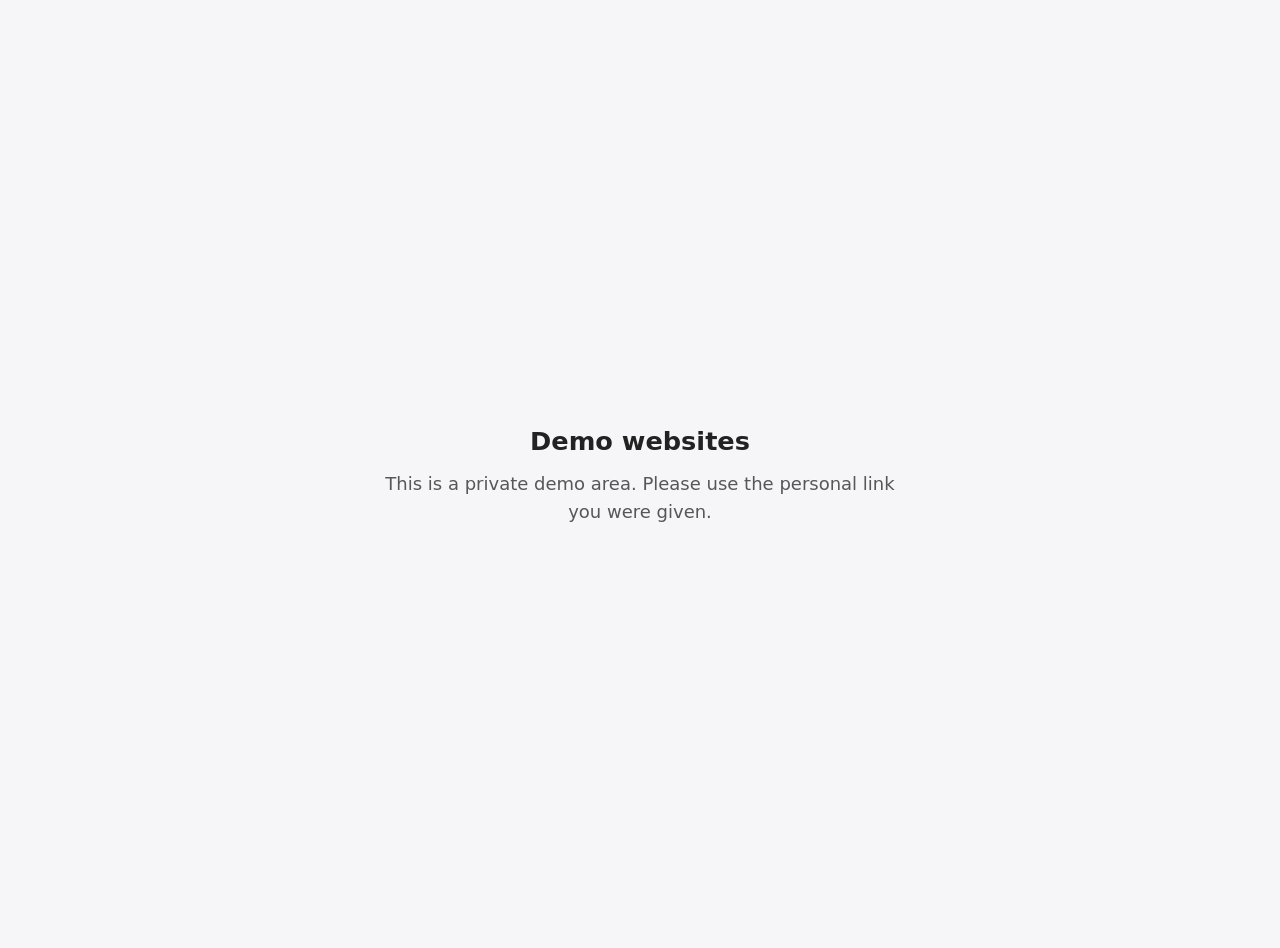
<file: index.html>
<!DOCTYPE html>
<html lang="en">
<head>
  <meta charset="utf-8">
  <meta name="viewport" content="width=device-width, initial-scale=1">
  <meta name="robots" content="noindex, nofollow">
  <title>Demo websites</title>
  <style>
    body { margin: 0; min-height: 100vh; display: grid; place-items: center; font: 18px/1.6 system-ui, sans-serif; background: #f6f6f8; color: #222; text-align: center; padding: 24px; }
    main { max-width: 32rem; }
    h1 { font-size: 1.6rem; margin: 0 0 .5rem; }
    p { margin: 0; opacity: .75; }
  </style>
</head>
<body>
  <main>
    <h1>Demo websites</h1>
    <p>This is a private demo area. Please use the personal link you were given.</p>
  </main>
</body>
</html>
</file>
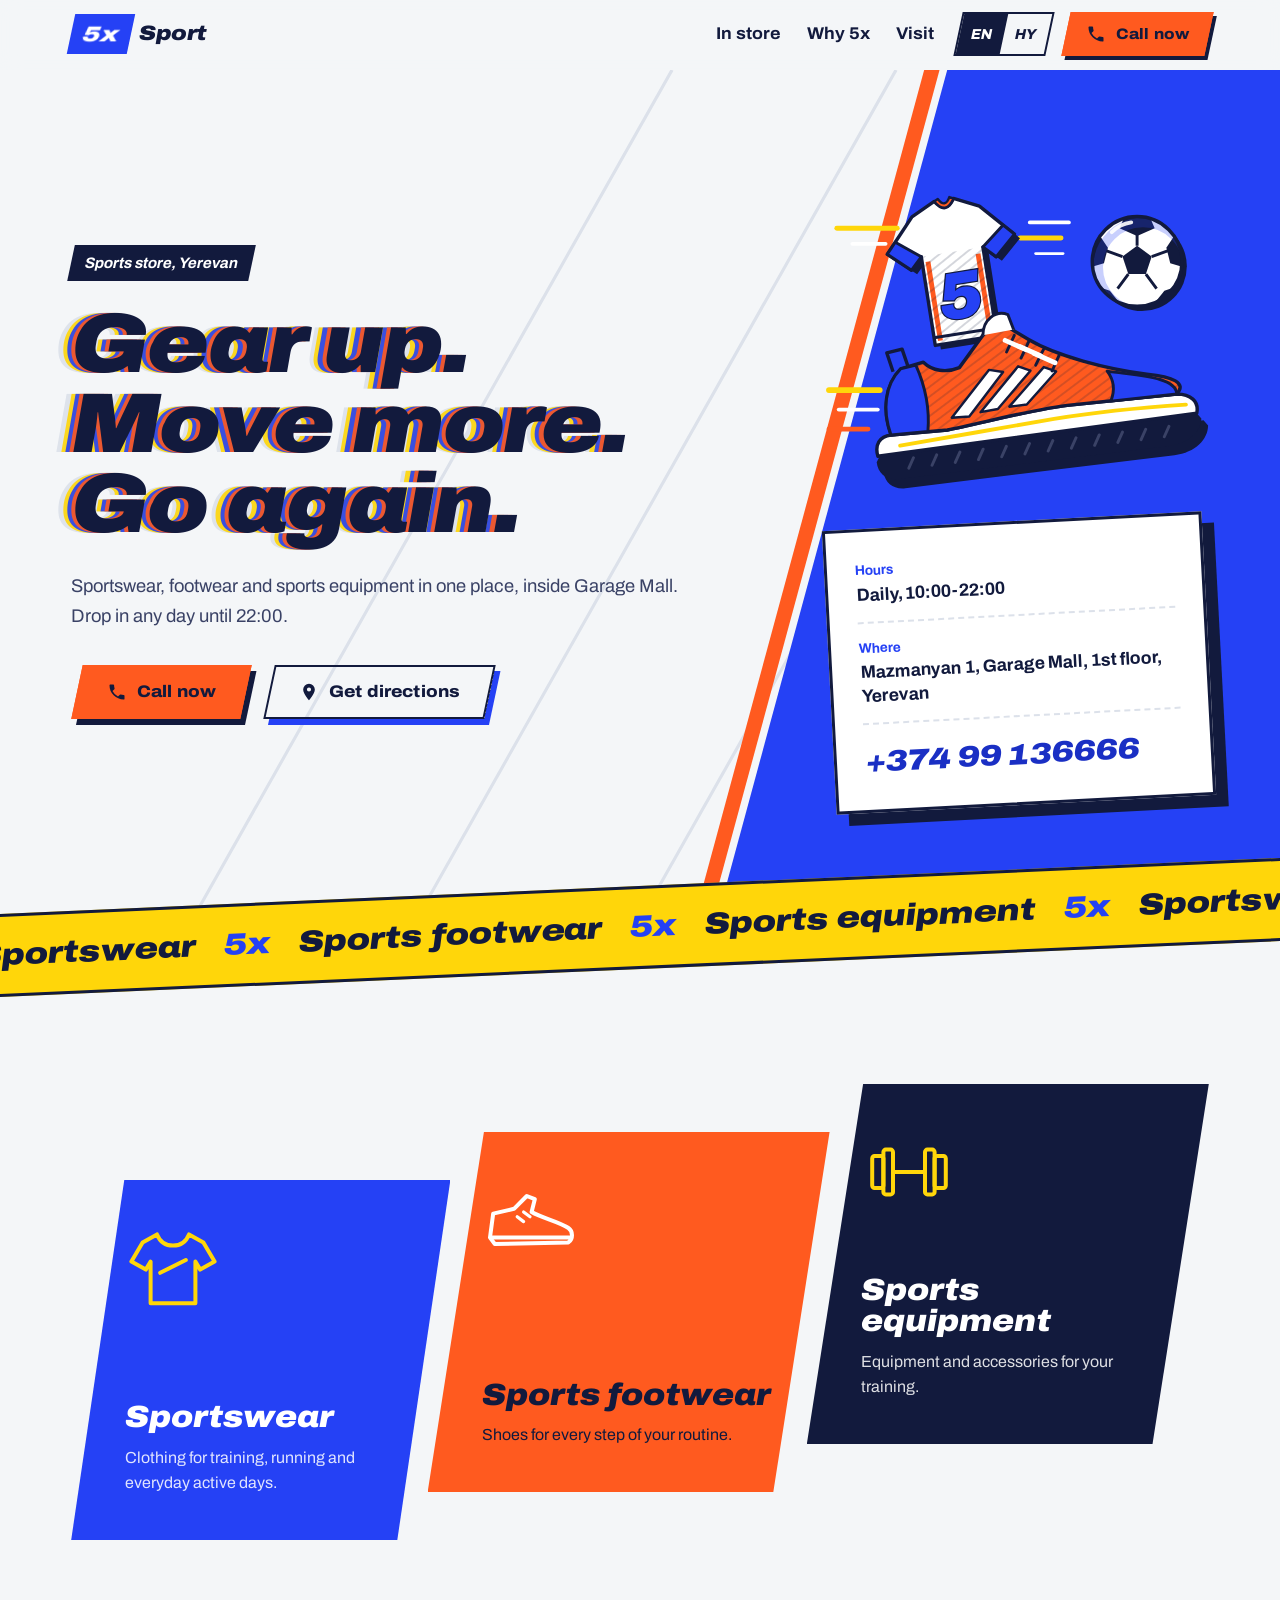
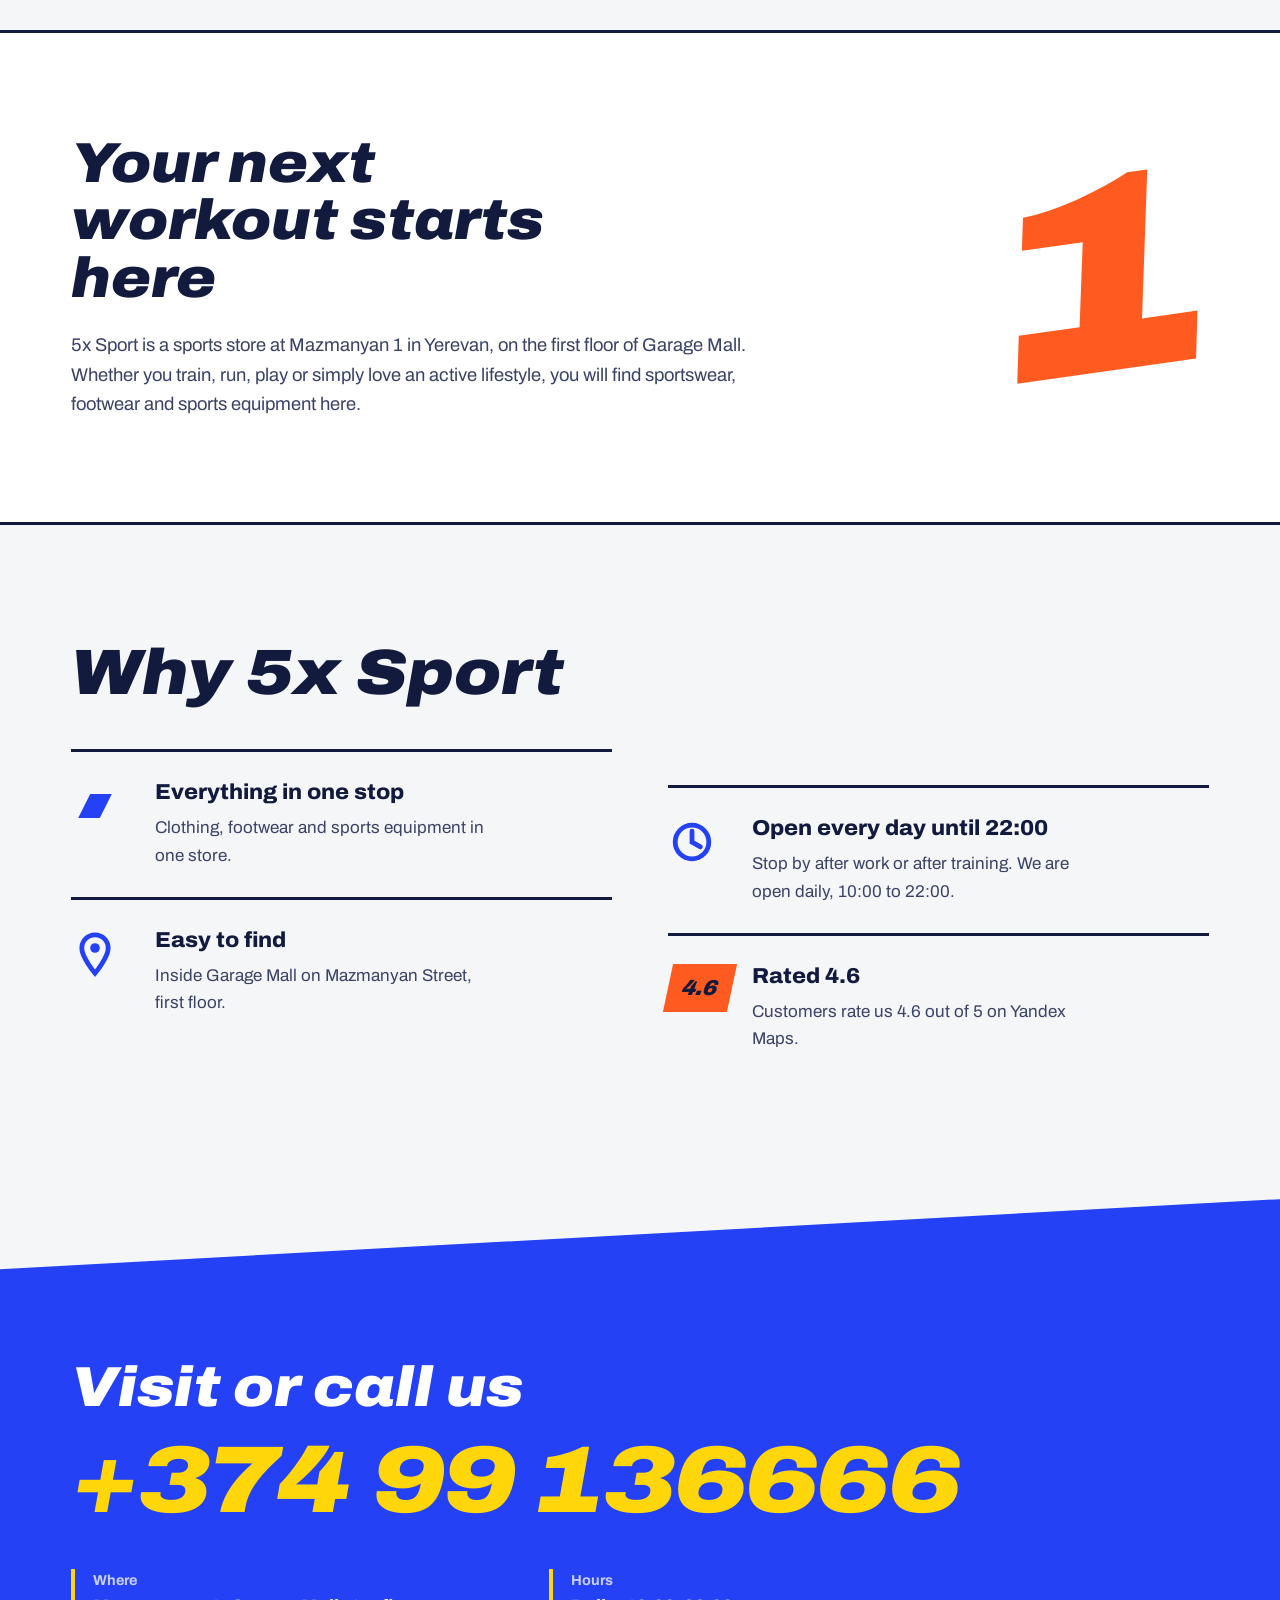
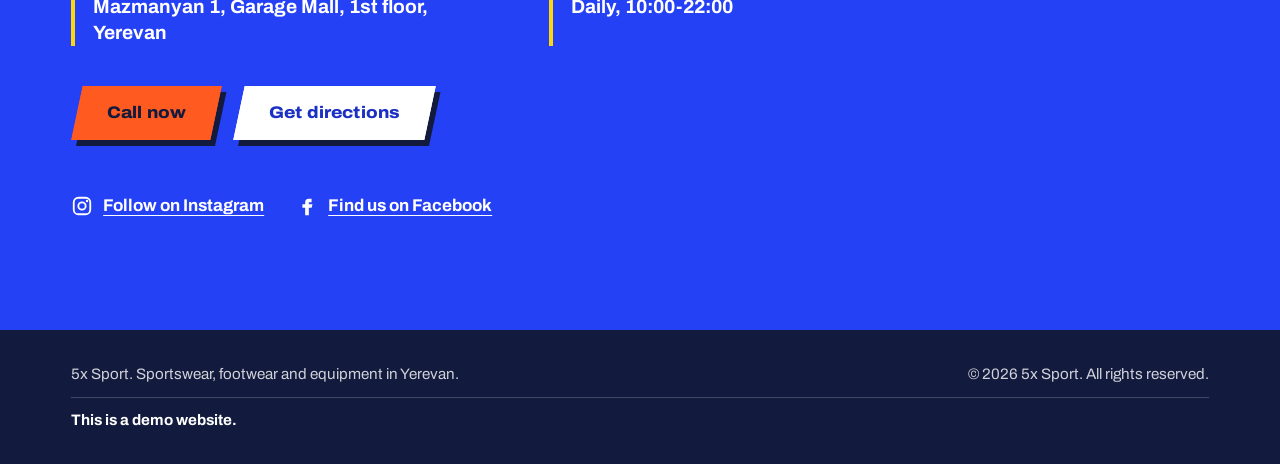
<file: 5x-sport/index.html>
<!doctype html>
<html lang="en">
<head>
<meta charset="utf-8">
<meta name="viewport" content="width=device-width, initial-scale=1">
<title>5x Sport Yerevan | Sportswear, Footwear and Sports Equipment</title>
<meta name="description" content="5x Sport is a sports store in Garage Mall, Mazmanyan 1, Yerevan. Sportswear, footwear and equipment. Open daily 10:00-22:00.">
<meta name="robots" content="noindex">
<meta name="theme-color" content="#2541F5">
<meta property="og:type" content="website">
<meta property="og:title" content="5x Sport Yerevan | Sportswear, Footwear and Sports Equipment">
<meta property="og:description" content="5x Sport is a sports store in Garage Mall, Mazmanyan 1, Yerevan. Sportswear, footwear and equipment. Open daily 10:00-22:00.">
<meta property="og:locale" content="en_US">
<meta property="og:locale:alternate" content="hy_AM">
<link rel="icon" href="data:image/svg+xml,%3Csvg xmlns='http://www.w3.org/2000/svg' viewBox='0 0 64 64'%3E%3Cpath d='M12 4h52L52 60H0z' fill='%232541F5'/%3E%3Ctext x='31' y='44' font-family='Arial' font-weight='900' font-style='italic' font-size='30' fill='%23fff' text-anchor='middle'%3E5x%3C/text%3E%3C/svg%3E">
<link rel="preconnect" href="https://fonts.googleapis.com">
<link rel="preconnect" href="https://fonts.gstatic.com" crossorigin>
<link href="https://fonts.googleapis.com/css2?family=Archivo:ital,wdth,wght@0,62..125,400..900;1,62..125,400..900&family=Noto+Sans+Armenian:wdth,wght@62.5..100,400..900&display=swap" rel="stylesheet">
<link rel="stylesheet" href="css/style.css">
<script type="application/ld+json">
{
  "@context": "https://schema.org",
  "@type": "SportingGoodsStore",
  "name": "5x Sport",
  "telephone": "+37499136666",
  "address": {
    "@type": "PostalAddress",
    "streetAddress": "Mazmanyan 1, Garage Mall, 1st floor",
    "addressLocality": "Yerevan",
    "addressCountry": "AM"
  },
  "openingHoursSpecification": [{
    "@type": "OpeningHoursSpecification",
    "dayOfWeek": ["Monday","Tuesday","Wednesday","Thursday","Friday","Saturday","Sunday"],
    "opens": "10:00",
    "closes": "22:00"
  }],
  "sameAs": ["https://www.instagram.com/5xsport/", "https://www.facebook.com/5Xsport.am"]
}
</script>
</head>
<body>
<a class="skip" href="#main" data-i18n="ui.skip">Skip to content</a>

<header class="top" id="top">
  <div class="top__in">
    <a class="logo" href="#top" aria-label="5x Sport">
      <span class="logo__mark">5x</span><span class="logo__word">Sport</span>
    </a>
    <nav class="nav" id="nav" aria-label="Main">
      <a href="#store" data-i18n="nav.store">In store</a>
      <a href="#why" data-i18n="nav.why">Why 5x</a>
      <a href="#visit" data-i18n="nav.visit">Visit</a>
    </nav>
    <div class="top__act">
      <div class="lang" role="group" aria-label="Language">
        <button type="button" data-lang="en" lang="en" aria-pressed="true" aria-label="English">EN</button>
        <button type="button" data-lang="hy" lang="hy" aria-pressed="false" aria-label="Հայերեն">HY</button>
      </div>
      <a class="btn btn--call btn--sm" href="tel:+37499136666" aria-label="+374 99 136666">
        <svg aria-hidden="true" viewBox="0 0 24 24"><path d="M6.6 10.8a15.1 15.1 0 0 0 6.6 6.6l2.2-2.2a1 1 0 0 1 1-.25 11.4 11.4 0 0 0 3.6.57 1 1 0 0 1 1 1V20a1 1 0 0 1-1 1A17 17 0 0 1 3 4a1 1 0 0 1 1-1h3.5a1 1 0 0 1 1 1c0 1.25.2 2.45.57 3.57a1 1 0 0 1-.25 1z"/></svg>
        <span data-i18n="ctas.call">Call now</span>
      </a>
      <button type="button" class="burger" aria-controls="nav" aria-expanded="false" aria-label="Menu" data-i18n-aria="ui.menu"><span></span><span></span><span></span></button>
    </div>
  </div>
</header>

<main id="main">
  <!-- HERO -->
  <section class="hero" aria-labelledby="hero-title">
    <div class="hero__field" aria-hidden="true">
      <svg class="hero__lanes" viewBox="0 0 800 600" preserveAspectRatio="none">
        <g stroke="currentColor" stroke-width="2" fill="none">
          <path d="M120 600 L420 0"/><path d="M260 600 L560 0"/><path d="M400 600 L700 0"/><path d="M540 600 L840 0"/>
        </g>
      </svg>
    </div>
    <div class="hero__in">
      <p class="tag" data-i18n="hero.eyebrow">Sports store, Yerevan</p>
      <h1 class="hero__title" id="hero-title">
        <span class="echo" aria-hidden="true" data-i18n="hero.title">Gear up.
Move more.
Go again.</span>
        <span class="echo" aria-hidden="true" data-i18n="hero.title">Gear up.
Move more.
Go again.</span>
        <span class="echo" aria-hidden="true" data-i18n="hero.title">Gear up.
Move more.
Go again.</span>
        <span class="echo" aria-hidden="true" data-i18n="hero.title">Gear up.
Move more.
Go again.</span>
        <span class="hero__main" data-i18n="hero.title">Gear up.
Move more.
Go again.</span>
      </h1>
      <p class="hero__sub" data-i18n="hero.subtitle">Sportswear, footwear and sports equipment in one place, inside Garage Mall. Drop in any day until 22:00.</p>
      <div class="hero__cta">
        <a class="btn btn--call" href="tel:+37499136666">
          <svg aria-hidden="true" viewBox="0 0 24 24"><path d="M6.6 10.8a15.1 15.1 0 0 0 6.6 6.6l2.2-2.2a1 1 0 0 1 1-.25 11.4 11.4 0 0 0 3.6.57 1 1 0 0 1 1 1V20a1 1 0 0 1-1 1A17 17 0 0 1 3 4a1 1 0 0 1 1-1h3.5a1 1 0 0 1 1 1c0 1.25.2 2.45.57 3.57a1 1 0 0 1-.25 1z"/></svg>
          <span data-i18n="ctas.call">Call now</span>
        </a>
        <a class="btn btn--line" href="https://yandex.com/maps/?text=Mazmanyan%201%2C%20Garage%20Mall%2C%20Yerevan" target="_blank" rel="noopener">
          <svg aria-hidden="true" viewBox="0 0 24 24"><path d="M12 2a7 7 0 0 0-7 7c0 5.25 7 13 7 13s7-7.75 7-13a7 7 0 0 0-7-7zm0 9.5A2.5 2.5 0 1 1 12 6.5a2.5 2.5 0 0 1 0 5z"/></svg>
          <span data-i18n="ctas.directions">Get directions</span>
        </a>
      </div>
    </div>

    <div class="hero__side">
    <figure class="hero__art" id="kitArt">
      <svg viewBox="0 0 400 340" role="group" aria-label="Sportswear, footwear and equipment" data-i18n-aria="ui.kit">
        <defs>
          <clipPath id="ballClip"><circle cx="0" cy="0" r="46"/></clipPath>
          <pattern id="mesh" width="8" height="8" patternUnits="userSpaceOnUse" patternTransform="rotate(-30)">
            <path d="M0 4h8" stroke="#121A3D" stroke-opacity=".18" stroke-width="2"/>
          </pattern>
        </defs>

        <!-- speed lines -->
        <g class="layer" style="--d:4">
          <g class="art__lines" stroke-linecap="round" fill="none">
            <path d="M8 70 L70 70" stroke="#FFD60A" stroke-width="5"/>
            <path d="M24 86 L58 86" stroke="#FFFFFF" stroke-width="4"/>
            <path d="M206 64 L246 64" stroke="#FFFFFF" stroke-width="4"/>
            <path d="M196 80 L238 80" stroke="#FFD60A" stroke-width="5"/>
            <path d="M212 96 L240 96" stroke="#FFFFFF" stroke-width="3"/>
            <path d="M0 236 L52 236" stroke="#FFD60A" stroke-width="6"/>
            <path d="M10 256 L50 256" stroke="#FFFFFF" stroke-width="4"/>
            <path d="M0 276 L40 276" stroke="#FF5A1F" stroke-width="5"/>
          </g>
        </g>

        <!-- jersey -->
        <g class="layer" style="--d:7">
          <g class="kit kit--wear" tabindex="0" role="img" aria-label="Sportswear" data-i18n-aria="cat0" transform="rotate(-9 130 118)">
            <g class="kit__body">
              <path d="M95 52 L120 40 Q130 56 140 40 L165 52 L196 86 L174 106 L162 94 L162 186 L98 186 L98 94 L86 106 L64 86 Z" transform="translate(5 5)" fill="#121A3D"/>
              <path d="M95 52 L120 40 Q130 56 140 40 L165 52 L196 86 L174 106 L162 94 L162 186 L98 186 L98 94 L86 106 L64 86 Z" fill="#FFFFFF" stroke="#121A3D" stroke-width="3.5" stroke-linejoin="round"/>
              <path d="M98 94 L86 106 L64 86 L74 75 Z M162 94 L174 106 L196 86 L186 75 Z" fill="#2541F5" stroke="#121A3D" stroke-width="3" stroke-linejoin="round"/>
              <path d="M120 40 Q130 56 140 40 L136 38 Q130 49 124 38 Z" fill="#FF5A1F" stroke="#121A3D" stroke-width="2.5" stroke-linejoin="round"/>
              <path d="M104 100 L104 182 M156 100 L156 182" stroke="#FF5A1F" stroke-width="5"/>
              <rect x="98" y="94" width="64" height="92" fill="url(#mesh)"/>
              <text x="131" y="162" text-anchor="middle" font-family="Archivo, Arial Black, sans-serif" font-weight="900" font-style="italic" font-size="68" fill="#2541F5" stroke="#121A3D" stroke-width="2.5" paint-order="stroke">5</text>
              <path d="M98 178 L162 178" stroke="#121A3D" stroke-width="3"/>
            </g>
          </g>
        </g>

        <!-- ball -->
        <g class="layer" style="--d:12">
          <g class="kit kit--ball" tabindex="0" role="img" aria-label="Sports equipment" data-i18n-aria="cat2" transform="translate(316 104)">
            <g class="kit__body">
              <circle cx="5" cy="5" r="46" fill="#121A3D"/>
              <g clip-path="url(#ballClip)">
                <circle r="46" fill="#FFFFFF"/>
                <path d="M0 -16 L15 -5 L9 13 L-9 13 L-15 -5 Z" fill="#121A3D"/>
                <path d="M0 -16 L0 -34 M15 -5 L32 -11 M9 13 L20 28 M-9 13 L-20 28 M-15 -5 L-32 -11" stroke="#121A3D" stroke-width="3"/>
                <path d="M-12 -48 L12 -48 L18 -34 L0 -26 L-18 -34 Z" fill="#121A3D"/>
                <path d="M38 -26 L52 -14 L48 6 L34 2 L30 -14 Z" fill="#121A3D"/>
                <path d="M28 30 L40 26 L48 44 L30 54 L20 40 Z" fill="#121A3D"/>
                <path d="M-28 30 L-40 26 L-48 44 L-30 54 L-20 40 Z" fill="#121A3D"/>
                <path d="M-38 -26 L-52 -14 L-48 6 L-34 2 L-30 -14 Z" fill="#121A3D"/>
                <circle r="46" fill="none" stroke="#2541F5" stroke-opacity=".25" stroke-width="10" transform="translate(6 6)"/>
              </g>
              <circle r="46" fill="none" stroke="#121A3D" stroke-width="3.5"/>
              <path d="M-26 -30 A36 36 0 0 1 -6 -40" stroke="#FFFFFF" stroke-width="4" stroke-linecap="round" fill="none" opacity=".9"/>
            </g>
          </g>
        </g>

        <!-- sneaker -->
        <g class="layer" style="--d:16">
          <g class="kit kit--shoe" tabindex="0" role="img" aria-label="Sports footwear" data-i18n-aria="cat1" transform="rotate(-7 210 260)">
            <g class="kit__body">
              <!-- shadow -->
              <path d="M44 296 C44 306 52 314 64 314 L342 314 C364 314 378 302 380 288 L376 282 L48 286 Z" transform="translate(6 6)" fill="#121A3D"/>
              <!-- outsole -->
              <path d="M44 290 C44 302 52 310 64 310 L342 310 C364 310 378 300 380 286 L376 280 L48 284 Z" fill="#121A3D"/>
              <path d="M76 300 l6 -10 M100 300 l6 -10 M124 300 l6 -10 M148 300 l6 -10 M172 300 l6 -10 M196 300 l6 -10 M220 300 l6 -10 M244 300 l6 -10 M268 300 l6 -10 M292 300 l6 -10 M316 300 l6 -10 M340 300 l6 -10" stroke="#3A4266" stroke-width="3" stroke-linecap="round"/>
              <!-- midsole -->
              <path d="M46 284 L376 280 C380 268 372 260 358 258 L250 256 C212 255 152 264 120 266 L62 264 C50 264 44 272 46 284 Z" fill="#FFFFFF" stroke="#121A3D" stroke-width="3.5" stroke-linejoin="round"/>
              <path d="M70 276 C120 274 180 270 230 268 C280 266 330 268 366 270" stroke="#FFD60A" stroke-width="4" fill="none" stroke-linecap="round"/>
              <!-- upper -->
              <path d="M62 264 C56 238 62 212 80 198 L104 194 C112 204 126 208 140 204 L168 174 C176 166 188 164 196 170 L214 184 C240 204 290 224 330 234 C356 240 370 248 358 258 L250 256 C212 255 152 264 120 266 Z" fill="#FF5A1F" stroke="#121A3D" stroke-width="3.5" stroke-linejoin="round"/>
              <path d="M62 264 C56 238 62 212 80 198 L104 194 C112 204 126 208 140 204 L168 174 C176 166 188 164 196 170 L214 184 C240 204 290 224 330 234 C356 240 370 248 358 258 L250 256 C212 255 152 264 120 266 Z" fill="url(#mesh)"/>
              <!-- toe cap -->
              <path d="M290 226 C318 234 360 240 358 258 L290 257 C296 246 296 236 290 226 Z" fill="#2541F5" stroke="#121A3D" stroke-width="3" stroke-linejoin="round"/>
              <!-- heel counter -->
              <path d="M62 264 C56 238 62 212 80 198 L96 196 C104 222 104 246 100 265 Z" fill="#2541F5" stroke="#121A3D" stroke-width="3" stroke-linejoin="round"/>
              <path d="M72 200 L68 180 L84 178 L88 197" fill="none" stroke="#121A3D" stroke-width="3.5" stroke-linejoin="round"/>
              <!-- tongue -->
              <path d="M168 174 C170 158 184 150 196 156 L200 172" fill="#FFFFFF" stroke="#121A3D" stroke-width="3" stroke-linejoin="round"/>
              <!-- speed chevrons -->
              <g fill="#FFFFFF" stroke="#121A3D" stroke-width="2.5" stroke-linejoin="round">
                <path d="M126 254 L170 210 L184 214 L144 255 Z"/>
                <path d="M156 252 L200 210 L212 216 L174 251 Z"/>
                <path d="M186 250 L226 214 L238 220 L204 250 Z"/>
              </g>
              <!-- laces -->
              <g stroke="#121A3D" stroke-width="3" stroke-linecap="round">
                <path d="M200 178 L190 194"/><path d="M214 186 L204 202"/><path d="M228 196 L218 211"/><path d="M243 204 L234 219"/>
              </g>
              <g stroke="#FFFFFF" stroke-width="5" stroke-linecap="round">
                <path d="M190 182 L210 194"/><path d="M204 190 L224 202"/><path d="M218 199 L238 211"/>
              </g>
            </g>
          </g>
        </g>
      </svg>
    </figure>

    <aside class="hero__plate" aria-label="Store details" data-i18n-aria="ui.details">
      <div class="plate__row">
        <span class="plate__k" data-i18n="ui.hours">Hours</span>
        <span class="plate__v" data-i18n="contact.hours">Daily, 10:00-22:00</span>
      </div>
      <div class="plate__row">
        <span class="plate__k" data-i18n="ui.where">Where</span>
        <span class="plate__v" data-i18n="contact.address">Mazmanyan 1, Garage Mall, 1st floor, Yerevan</span>
      </div>
      <a class="plate__phone" href="tel:+37499136666">+374 99 136666</a>
    </aside>
    </div>
  </section>

  <div class="tape-wrap" aria-hidden="true"><div class="tape">
    <div class="tape__track">
      <span data-i18n="cat0">Sportswear</span><i>5x</i><span data-i18n="cat1">Sports footwear</span><i>5x</i><span data-i18n="cat2">Sports equipment</span><i>5x</i>
      <span data-i18n="cat0">Sportswear</span><i>5x</i><span data-i18n="cat1">Sports footwear</span><i>5x</i><span data-i18n="cat2">Sports equipment</span><i>5x</i>
    </div>
  </div></div>

  <!-- CATEGORIES -->
  <section class="store" id="store" aria-labelledby="store-title">
    <h2 class="sr" id="store-title" data-i18n="nav.store">In store</h2>
    <div class="stair">
      <article class="lane lane--wear">
        <svg class="lane__ico" viewBox="0 0 120 120" aria-hidden="true">
          <path d="M40 18 L22 28 L8 52 L26 62 L32 52 L32 104 L88 104 L88 52 L94 62 L112 52 L98 28 L80 18 C76 28 68 32 60 32 C52 32 44 28 40 18 Z" fill="none" stroke="currentColor" stroke-width="5" stroke-linejoin="round"/>
          <path d="M44 66 L76 50" stroke="currentColor" stroke-width="5" stroke-linecap="round"/>
        </svg>
        <h3 data-i18n="categories.0.name">Sportswear</h3>
        <p data-i18n="categories.0.desc">Clothing for training, running and everyday active days.</p>
      </article>
      <article class="lane lane--shoe">
        <svg class="lane__ico" viewBox="0 0 120 120" aria-hidden="true">
          <path d="M10 82 L14 52 L40 46 L56 30 L66 34 L62 50 C76 58 96 62 108 70 C114 74 114 84 108 88 L16 90 Z" fill="none" stroke="currentColor" stroke-width="5" stroke-linejoin="round"/>
          <path d="M10 82 L110 82" stroke="currentColor" stroke-width="5"/>
          <path d="M44 56 L52 62 M52 50 L60 56" stroke="currentColor" stroke-width="4" stroke-linecap="round"/>
        </svg>
        <h3 data-i18n="categories.1.name">Sports footwear</h3>
        <p data-i18n="categories.1.desc">Shoes for every step of your routine.</p>
      </article>
      <article class="lane lane--gear">
        <svg class="lane__ico" viewBox="0 0 120 120" aria-hidden="true">
          <g fill="none" stroke="currentColor" stroke-width="5" stroke-linejoin="round">
            <rect x="14" y="40" width="14" height="40" rx="3"/><rect x="28" y="32" width="12" height="56" rx="3"/>
            <rect x="92" y="40" width="14" height="40" rx="3"/><rect x="80" y="32" width="12" height="56" rx="3"/>
            <path d="M40 60 L80 60"/>
          </g>
        </svg>
        <h3 data-i18n="categories.2.name">Sports equipment</h3>
        <p data-i18n="categories.2.desc">Equipment and accessories to power your training.</p>
      </article>
    </div>
  </section>

  <!-- ABOUT -->
  <section class="about" aria-labelledby="about-title">
    <div class="about__in">
      <h2 id="about-title" data-i18n="about.title">Your next workout starts here</h2>
      <p data-i18n="about.text">5x Sport is a sports store at Mazmanyan 1 in Yerevan.</p>
    </div>
    <div class="about__big" aria-hidden="true">
      <span>Mazmanyan</span><span>1</span>
    </div>
  </section>

  <!-- WHY -->
  <section class="why" id="why" aria-labelledby="why-title">
    <div class="why__in">
      <h2 id="why-title" data-i18n="whyUs.title">Why 5x Sport</h2>
      <ul class="why__list">
        <li class="why__item">
          <svg viewBox="0 0 40 40" aria-hidden="true"><path d="M6 30 L16 10 L34 10 L24 30 Z" fill="currentColor"/></svg>
          <div><h3 data-i18n="whyUs.items.0.title">Everything in one stop</h3><p data-i18n="whyUs.items.0.text"></p></div>
        </li>
        <li class="why__item">
          <svg viewBox="0 0 40 40" aria-hidden="true"><circle cx="20" cy="20" r="14" fill="none" stroke="currentColor" stroke-width="4"/><path d="M20 11 L20 20 L27 24" fill="none" stroke="currentColor" stroke-width="4" stroke-linecap="round"/></svg>
          <div><h3 data-i18n="whyUs.items.1.title">Open every day until 22:00</h3><p data-i18n="whyUs.items.1.text"></p></div>
        </li>
        <li class="why__item">
          <svg viewBox="0 0 40 40" aria-hidden="true"><path d="M20 4a11 11 0 0 0-11 11c0 8 11 21 11 21s11-13 11-21A11 11 0 0 0 20 4z" fill="none" stroke="currentColor" stroke-width="4"/><circle cx="20" cy="15" r="4" fill="currentColor"/></svg>
          <div><h3 data-i18n="whyUs.items.2.title">Easy to find</h3><p data-i18n="whyUs.items.2.text"></p></div>
        </li>
        <li class="why__item why__item--rate">
          <span class="rate" aria-hidden="true">4.6</span>
          <div><h3 data-i18n="whyUs.items.3.title">Rated 4.6</h3><p data-i18n="whyUs.items.3.text"></p></div>
        </li>
      </ul>
    </div>
  </section>

  <!-- VISIT -->
  <section class="visit" id="visit" aria-labelledby="visit-title">
    <div class="visit__in">
      <h2 id="visit-title" data-i18n="contact.title">Visit or call us</h2>
      <a class="visit__phone" href="tel:+37499136666">+374 99 136666</a>
      <dl class="visit__facts">
        <div><dt data-i18n="ui.where">Where</dt><dd data-i18n="contact.address">Mazmanyan 1, Garage Mall, 1st floor, Yerevan</dd></div>
        <div><dt data-i18n="ui.hours">Hours</dt><dd data-i18n="contact.hours">Daily, 10:00-22:00</dd></div>
      </dl>
      <div class="visit__cta">
        <a class="btn btn--call btn--onblue" href="tel:+37499136666"><span data-i18n="ctas.call">Call now</span></a>
        <a class="btn btn--light" href="https://yandex.com/maps/?text=Mazmanyan%201%2C%20Garage%20Mall%2C%20Yerevan" target="_blank" rel="noopener"><span data-i18n="ctas.directions">Get directions</span></a>
      </div>
      <div class="visit__social">
        <a href="https://www.instagram.com/5xsport/" target="_blank" rel="noopener">
          <svg viewBox="0 0 24 24" aria-hidden="true"><rect x="3" y="3" width="18" height="18" rx="5" fill="none" stroke="currentColor" stroke-width="2"/><circle cx="12" cy="12" r="4" fill="none" stroke="currentColor" stroke-width="2"/><circle cx="17.5" cy="6.5" r="1.3" fill="currentColor"/></svg>
          <span data-i18n="ctas.instagram">Follow on Instagram</span>
        </a>
        <a href="https://www.facebook.com/5Xsport.am" target="_blank" rel="noopener">
          <svg viewBox="0 0 24 24" aria-hidden="true"><path d="M14 8h3V4h-3a4 4 0 0 0-4 4v2H7v4h3v8h4v-8h3l1-4h-4V8z" fill="currentColor"/></svg>
          <span data-i18n="ctas.facebook">Find us on Facebook</span>
        </a>
      </div>
    </div>
  </section>
</main>

<footer class="foot">
  <div class="foot__in">
    <p data-i18n="footer.tagline">5x Sport. Sportswear, footwear and equipment in Yerevan.</p>
    <p>&copy; <span id="yr">2026</span> 5x Sport. <span data-i18n="footer.rights">All rights reserved.</span></p>
    <p class="foot__demo" data-i18n="ui.demo">This is a demo website.</p>
  </div>
</footer>

<nav class="dock" aria-label="Quick contact">
  <a class="dock__call" href="tel:+37499136666"><span data-i18n="ctas.call">Call now</span></a>
  <a class="dock__map" href="https://yandex.com/maps/?text=Mazmanyan%201%2C%20Garage%20Mall%2C%20Yerevan" target="_blank" rel="noopener"><span data-i18n="ctas.directions">Get directions</span></a>
</nav>

<script src="js/main.js"></script>
</body>
</html>
</file>
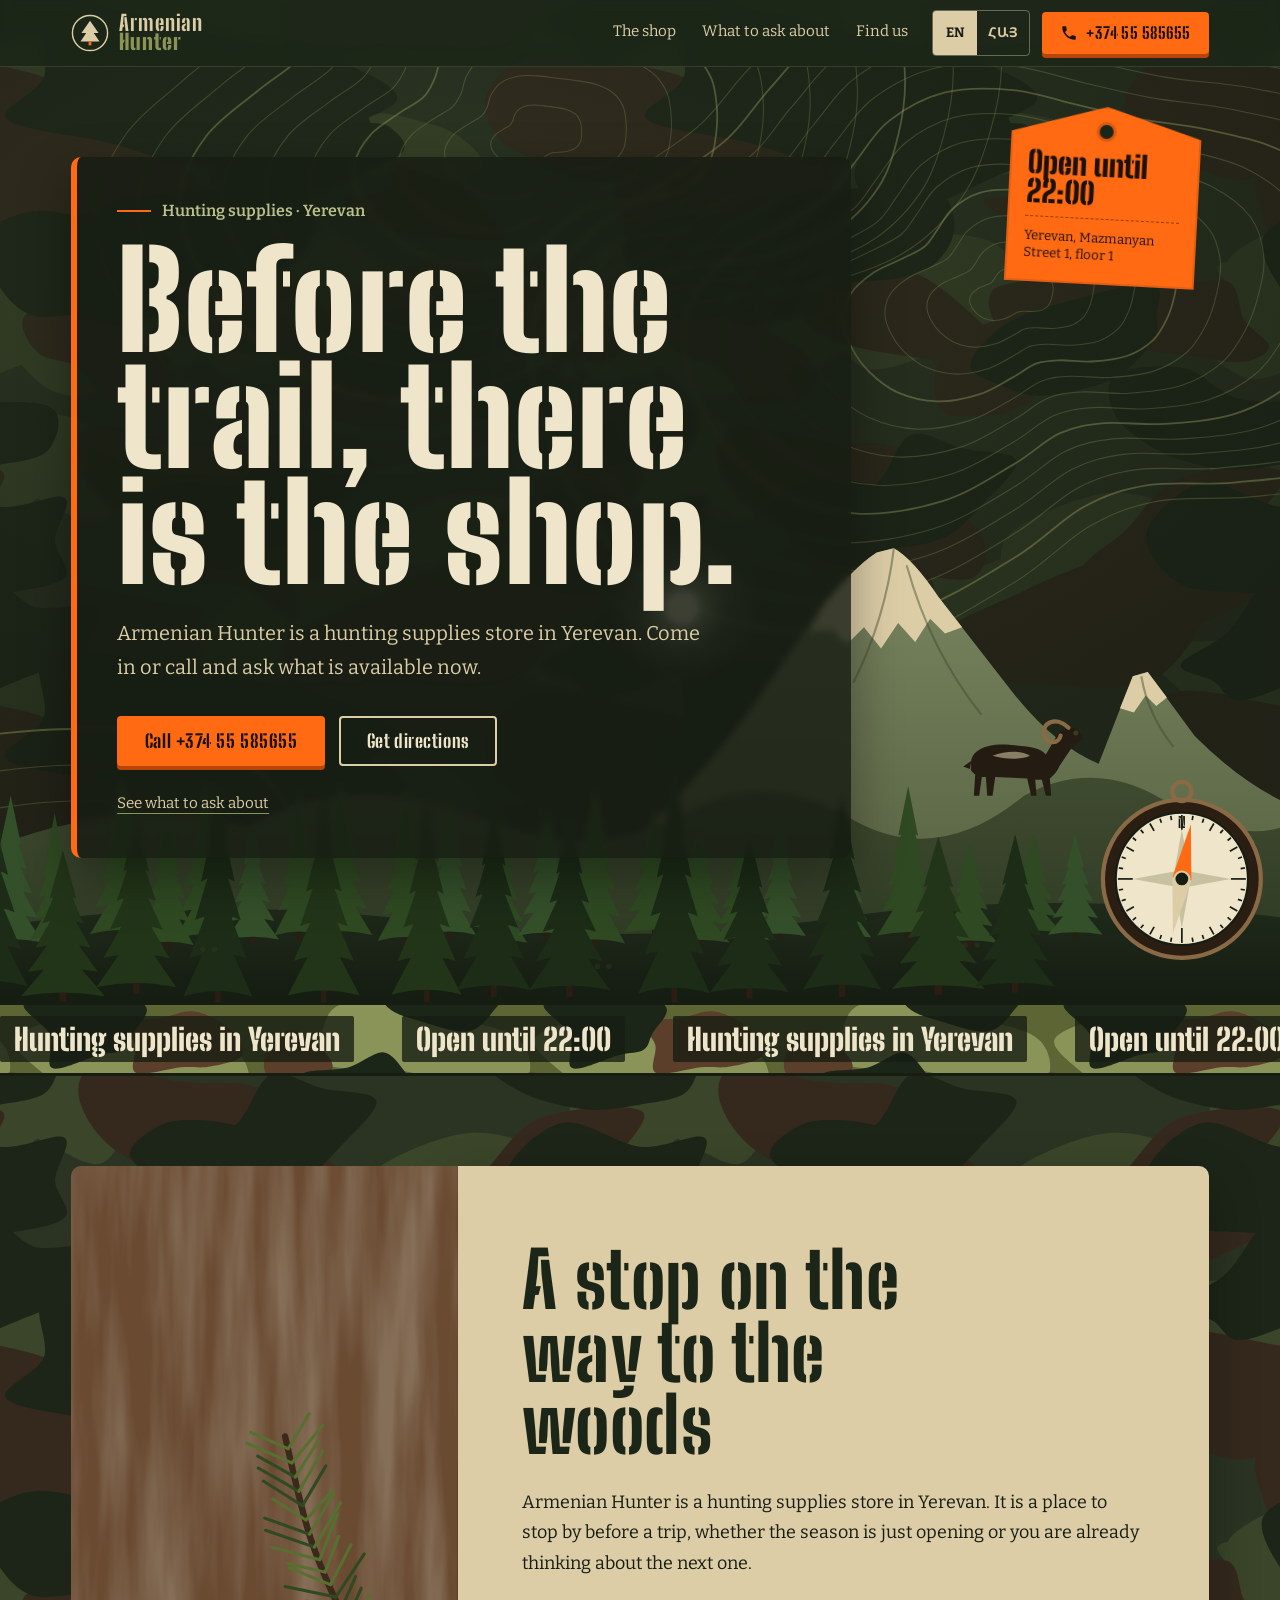
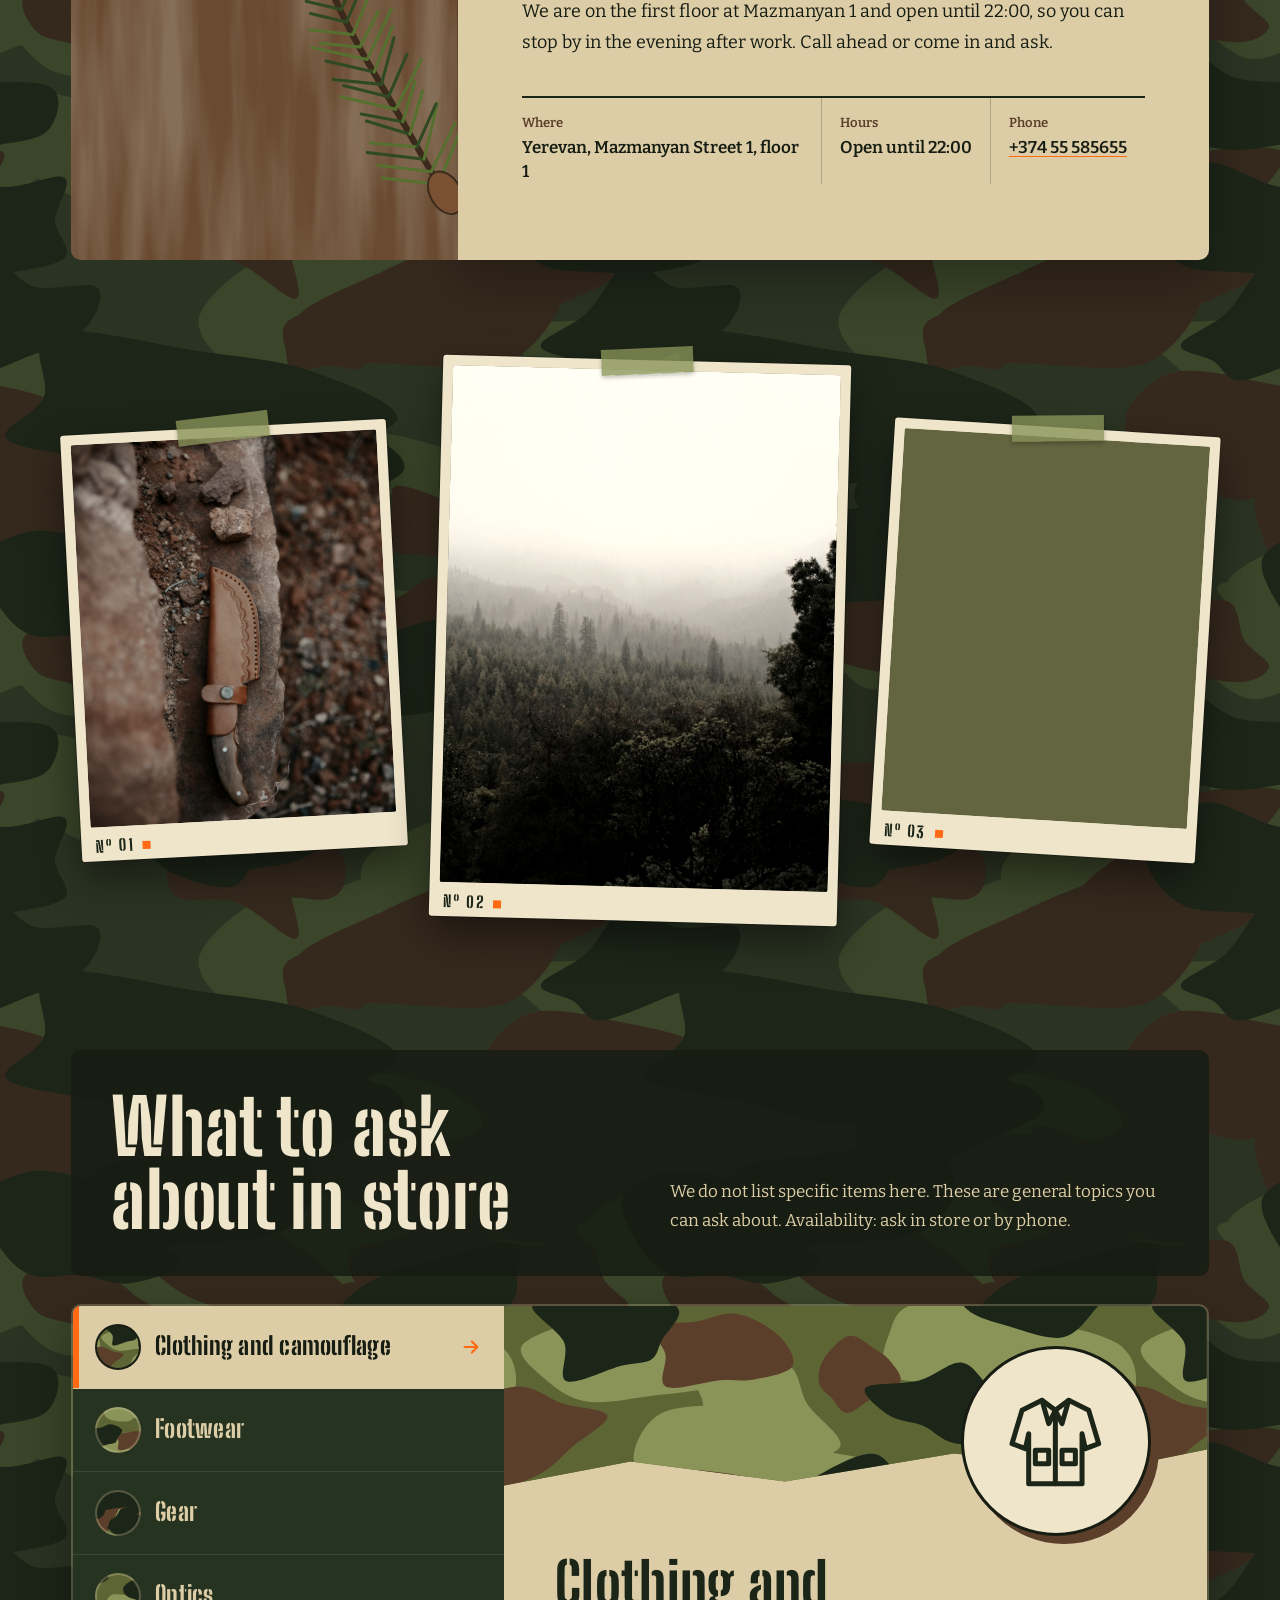
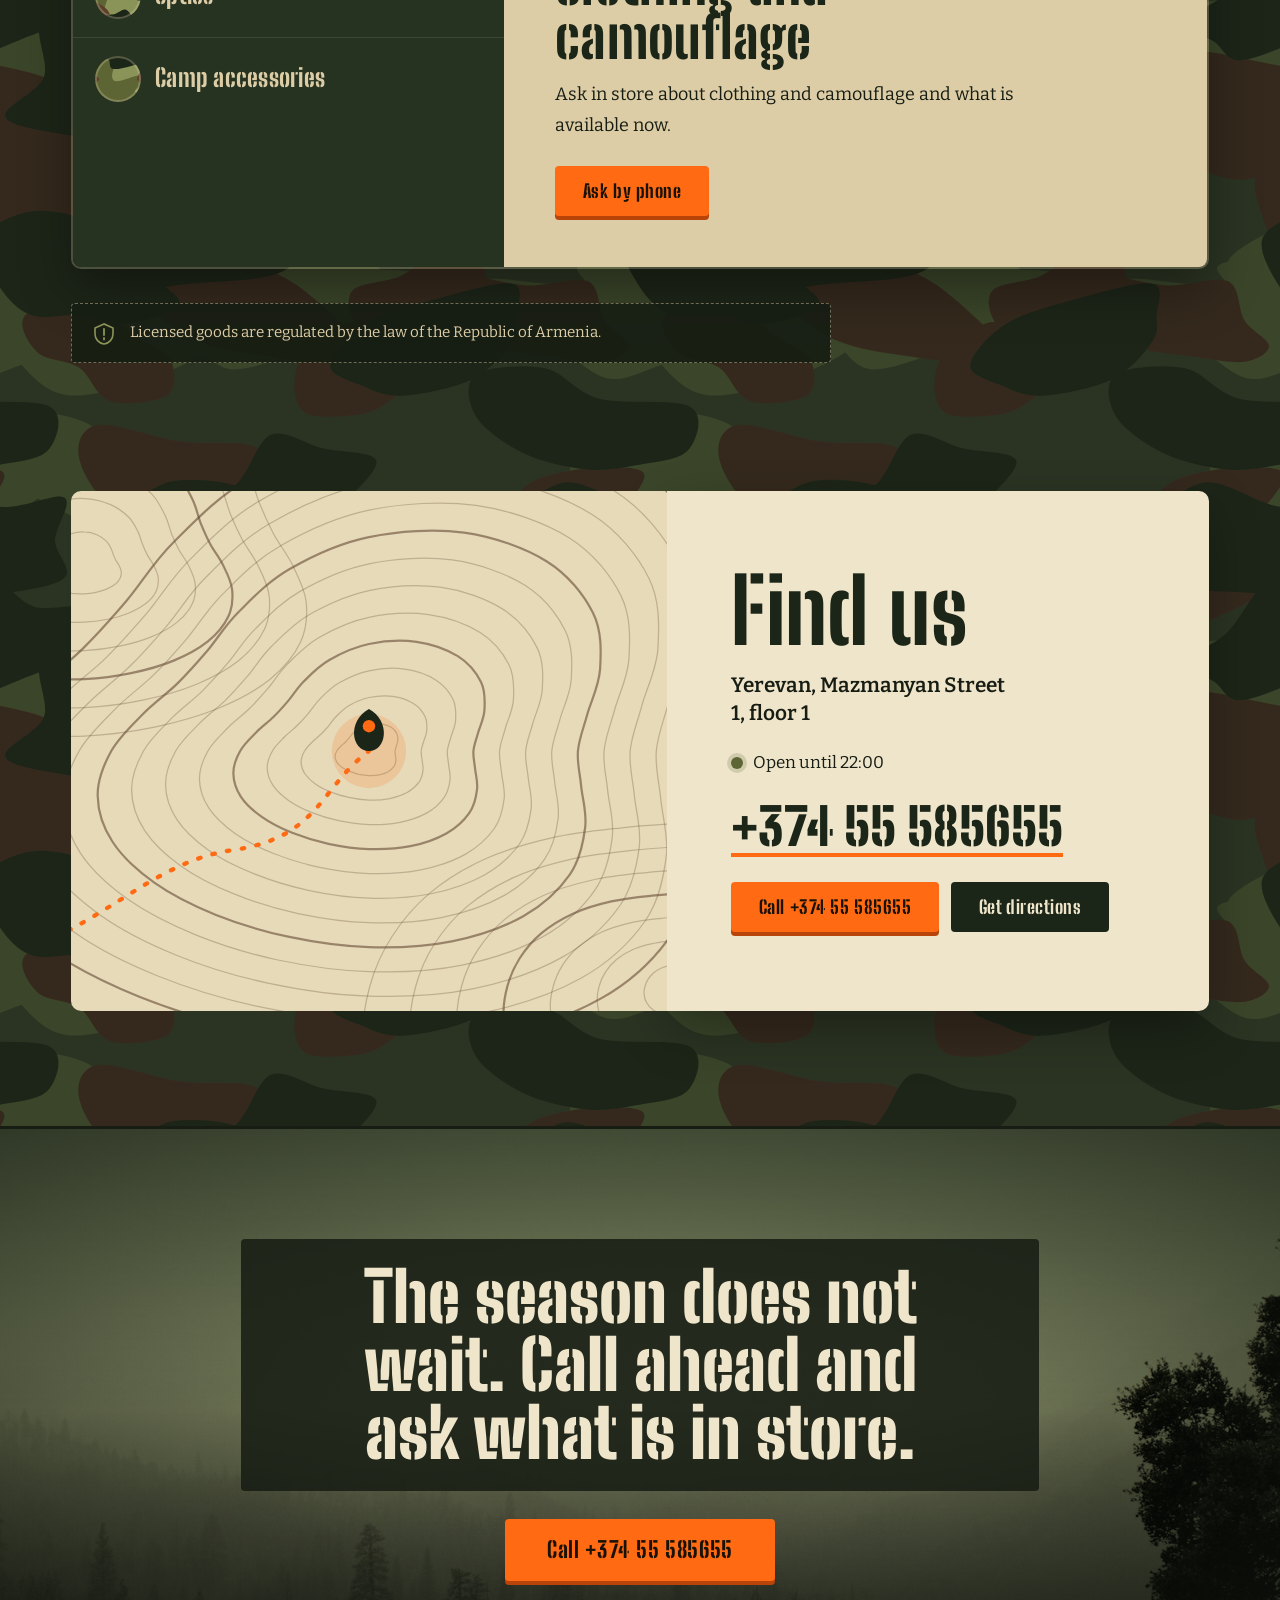
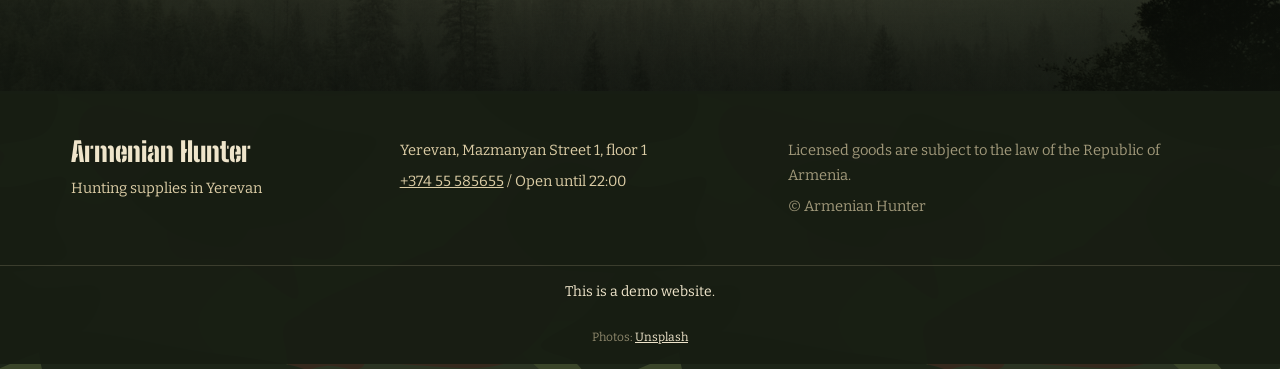
<file: armenian-hunter/index.html>
<!doctype html>
<html lang="en">
<head>
<meta charset="utf-8">
<meta name="viewport" content="width=device-width, initial-scale=1">
<title>Armenian Hunter | Hunting Supplies Store in Yerevan</title>
<meta name="description" content="Armenian Hunter is a hunting supplies store at Mazmanyan 1, Yerevan. Call +374 55 585655 and ask what the new season calls for. Open until 22:00.">
<meta name="robots" content="noindex">
<meta name="theme-color" content="#1c2618">
<meta property="og:type" content="website">
<meta property="og:title" content="Armenian Hunter | Hunting Supplies Store in Yerevan">
<meta property="og:description" content="Hunting supplies store at Mazmanyan 1, floor 1, Yerevan. Open until 22:00. Call +374 55 585655.">
<meta property="og:locale" content="en_US">
<meta property="og:locale:alternate" content="hy_AM">
<link rel="icon" href="data:image/svg+xml,%3Csvg xmlns='http://www.w3.org/2000/svg' viewBox='0 0 32 32'%3E%3Crect width='32' height='32' rx='6' fill='%231c2618'/%3E%3Cpath d='M16 4 7 17h5l-6 9h20l-6-9h5z' fill='%23d9c9a0'/%3E%3Crect x='14.5' y='26' width='3' height='3' fill='%23ff6a13'/%3E%3C/svg%3E">
<link rel="preconnect" href="https://fonts.googleapis.com">
<link rel="preconnect" href="https://fonts.gstatic.com" crossorigin>
<link href="https://fonts.googleapis.com/css2?family=Big+Shoulders+Stencil+Display:wght@600;800;900&family=Bitter:ital,wght@0,400;0,600;1,400&family=Noto+Sans+Armenian:wght@500;700;900&family=Noto+Serif+Armenian:wght@400;600&display=swap" rel="stylesheet">
<link rel="stylesheet" href="css/style.css">
<script type="application/ld+json">
{
  "@context": "https://schema.org",
  "@type": "Store",
  "name": "Armenian Hunter",
  "description": "Hunting supplies store in Yerevan",
  "telephone": "+37455585655",
  "address": {
    "@type": "PostalAddress",
    "streetAddress": "Mazmanyan Street 1, floor 1",
    "addressLocality": "Yerevan",
    "addressCountry": "AM"
  }
}
</script>
<script>try{var l=localStorage.getItem('ah-lang');if(l==='hy'||l==='en')document.documentElement.lang=l;}catch(e){}</script>
</head>
<body>
<a class="skip" href="#main" data-i18n="ui.skip">Skip to content</a>

<header class="bar" id="top">
  <div class="bar__in">
    <a class="brand" href="#top" aria-label="Armenian Hunter">
      <svg class="brand__mark" viewBox="0 0 40 40" aria-hidden="true">
        <circle cx="20" cy="20" r="18.5" fill="none" stroke="currentColor" stroke-width="1.5"/>
        <path d="M20 7 11 20h5l-6 9h20l-6-9h5z" fill="currentColor"/>
        <rect x="18.5" y="29" width="3" height="4" fill="var(--blaze)"/>
      </svg>
      <span class="brand__name">Armenian<b>Hunter</b></span>
    </a>
    <nav class="nav" id="site-nav" aria-label="Main" data-i18n-aria="ui.ariaMain">
      <a href="#about" data-i18n="nav.about">The shop</a>
      <a href="#guide" data-i18n="nav.guide">What to ask about</a>
      <a href="#find" data-i18n="nav.find">Find us</a>
    </nav>
    <div class="bar__tools">
      <button type="button" class="menu-btn" aria-expanded="false" aria-controls="site-nav" aria-label="Menu" data-i18n-aria="ui.ariaMenu"><span></span><span></span><span></span></button>
      <div class="lang" role="group" aria-label="Language" data-i18n-aria="ui.ariaLang">
        <button type="button" data-lang="en" aria-pressed="true" lang="en">EN</button>
        <button type="button" data-lang="hy" aria-pressed="false" lang="hy">ՀԱՅ</button>
      </div>
      <a class="btn btn--blaze btn--sm bar__call" href="tel:+37455585655">
        <svg viewBox="0 0 24 24" aria-hidden="true"><path d="M6.6 10.8a15.1 15.1 0 0 0 6.6 6.6l2.2-2.2a1 1 0 0 1 1-.25 11.4 11.4 0 0 0 3.6.57 1 1 0 0 1 1 1V20a1 1 0 0 1-1 1A17 17 0 0 1 3 4a1 1 0 0 1 1-1h3.5a1 1 0 0 1 1 1c0 1.25.2 2.45.57 3.57a1 1 0 0 1-.25 1z" fill="currentColor"/></svg>
        <span>+374 55 585655</span>
      </a>
    </div>
  </div>
</header>

<main id="main">
  <!-- HERO: topographic map draws itself, a trail leads to the shop pin -->
  <section class="hero" aria-labelledby="hero-title">
    <svg class="topo" id="topo" viewBox="0 0 1200 800" preserveAspectRatio="xMidYMid slice" aria-hidden="true">
      <g id="topo-lines"></g>
    </svg>

    <!-- Highland scene: Masis & Sis, ridges, mouflon, fir forest, compass. Hover / tap / keyboard lights parts up. -->
    <svg class="scene" id="scene" viewBox="0 0 1200 520" preserveAspectRatio="xMaxYMax slice" role="group" aria-label="Highland forest illustration" data-i18n-aria="ui.ariaScene">
      <defs>
        <linearGradient id="g-far" x1="0" y1="0" x2="0" y2="1"><stop offset="0" stop-color="#7a8560"/><stop offset="1" stop-color="#4f5a3b"/></linearGradient>
        <linearGradient id="g-mid" x1="0" y1="0" x2="0" y2="1"><stop offset="0" stop-color="#3f4b2f"/><stop offset="1" stop-color="#2b3522"/></linearGradient>
        <linearGradient id="g-near" x1="0" y1="0" x2="0" y2="1"><stop offset="0" stop-color="#1f2a1a"/><stop offset="1" stop-color="#151c12"/></linearGradient>
        <radialGradient id="g-moon" cx=".5" cy=".5" r=".5"><stop offset="0" stop-color="#efe5cb" stop-opacity=".9"/><stop offset=".55" stop-color="#efe5cb" stop-opacity=".18"/><stop offset="1" stop-color="#efe5cb" stop-opacity="0"/></radialGradient>
      </defs>

      <g class="layer" data-depth="5">
        <circle cx="640" cy="150" r="70" fill="url(#g-moon)"/>
        <circle cx="640" cy="150" r="16" fill="#efe5cb" opacity=".85"/>
        <!-- Masis and Sis -->
        <path class="peak" d="M430 520 L560 400 Q640 330 700 250 L770 150 Q800 112 822 98 L838 94 Q856 104 880 140 L950 230 Q990 280 1030 296 L1062 214 L1076 210 L1120 270 Q1160 310 1200 330 L1200 520 Z" fill="url(#g-far)"/>
        <path class="snow" d="M760 172 L770 150 Q800 112 822 98 L838 94 Q856 104 880 140 L902 168 L886 174 L872 160 L858 182 L842 164 L826 188 L810 168 L794 184 L780 170 Z"/>
        <path class="snow" d="M1050 244 L1062 214 L1076 210 L1094 234 L1084 242 L1074 232 L1063 248 Z"/>
        <path d="M838 94 Q830 160 800 220 M850 110 Q872 190 920 250 M1070 214 Q1076 250 1100 280" fill="none" stroke="#3e4830" stroke-width="2" opacity=".45"/>
      </g>

      <g class="layer" data-depth="12">
        <path d="M0 520 L0 372 Q120 326 232 356 Q330 300 452 348 Q560 392 642 342 Q722 300 802 350 Q880 392 960 326 Q1030 288 1100 336 Q1160 368 1200 356 L1200 520 Z" fill="url(#g-mid)"/>
        <!-- mouflon on the ridge -->
        <g class="hz hz--mouflon" id="hz-mouflon" tabindex="0" role="button" aria-pressed="false" aria-label="Mouflon on the ridge" data-i18n-aria="ui.ariaMouflon">
          <rect x="912" y="250" width="110" height="84" fill="transparent"/>
          <g transform="translate(948 326) scale(1.25)">
            <path class="mouflon" d="M-30 -22 C-32 -34 -18 -40 0 -38 C14 -37 22 -36 26 -31 L33 -43 C35 -49 43 -53 49 -50 L54 -44 C52 -40 47 -38 44 -34 L36 -22 C34 -17 31 -15 29 -13 L30 0 L26 0 L23 -12 L18 -12 L19 0 L15 0 L12 -13 L-12 -14 L-14 0 L-18 0 L-19 -14 L-22 -14 L-24 0 L-28 0 L-27 -16 C-30 -18 -31 -20 -30 -22 Z M-30 -26 L-36 -22 L-31 -20 Z"/>
            <path class="horn" d="M43 -51 C34 -60 22 -55 25 -45 C27 -38 36 -39 37 -45"/>
            <path class="saddle" d="M-14 -30 C-4 -34 8 -34 14 -30 C8 -27 -4 -27 -14 -30 Z"/>
            <circle class="eye" cx="48.5" cy="-47" r="1.9"/>
          </g>
        </g>
      </g>

      <g class="layer" data-depth="24">
        <path d="M0 520 L0 448 Q200 418 400 444 Q600 470 800 438 Q1000 414 1200 440 L1200 520 Z" fill="url(#g-near)"/>
        <g class="hz hz--forest" id="hz-forest" tabindex="0" role="button" aria-pressed="false" aria-label="Fir forest" data-i18n-aria="ui.ariaForest">
          <g id="firs"></g>
          <g id="eyes"></g>
        </g>
        <!-- compass -->
        <g class="hz hz--compass" id="hz-compass" tabindex="0" role="button" aria-pressed="false" aria-label="Compass" data-i18n-aria="ui.ariaCompass" transform="translate(1108 404)">
          <circle r="74" class="compass__case"/>
          <circle r="62" class="compass__face"/>
          <g class="compass__ticks" id="compass-ticks"></g>
          <path class="compass__rose" d="M0 -46 L7 -7 L46 0 L7 7 L0 46 L-7 7 L-46 0 L-7 -7 Z"/>
          <text class="compass__n" y="-48" text-anchor="middle">N</text>
          <g id="needle" class="compass__needle">
            <path d="M0 -52 L9 0 L-9 0 Z" fill="#ff6a13"/>
            <path d="M0 52 L9 0 L-9 0 Z" fill="#dccda6"/>
          </g>
          <circle r="7" fill="#171d13" stroke="#dccda6" stroke-width="2"/>
          <circle cy="-82" r="9" class="compass__bow"/>
        </g>
      </g>
    </svg>

    <div class="hero__in">
      <div class="hero__plate">
        <p class="hero__kicker" data-i18n="hero.eyebrow">Hunting supplies · Yerevan</p>
        <h1 class="hero__title" id="hero-title" data-i18n="hero.title">Before the trail, there is the shop.</h1>
        <p class="hero__sub" data-i18n="hero.subtitle">Armenian Hunter is a hunting supplies store in Yerevan. Come in or call and ask what is available now.</p>
        <div class="hero__ctas">
          <a class="btn btn--blaze" href="tel:+37455585655" data-i18n="ctas.call">Call +374 55 585655</a>
          <a class="btn btn--line" data-maps href="https://yandex.com/maps/?text=Yerevan%2C%20Mazmanyan%201" target="_blank" rel="noopener" data-i18n="ctas.directions">Get directions</a>
        </div>
        <a class="hero__more" href="#guide" data-i18n="ctas.categories">See what to ask about</a>
      </div>
    </div>
    <div class="tag">
      <span class="tag__hole" aria-hidden="true"></span>
      <span class="tag__text" data-i18n="hero.badge">Open until 22:00</span>
      <span class="tag__addr" data-i18n="contact.address">Yerevan, Mazmanyan Street 1, floor 1</span>
    </div>
  </section>

  <!-- Camouflage banner -->
  <div class="camo-band camo-band--woodland" aria-hidden="true">
    <div class="camo-band__track"><span data-i18n="footer.tagline">Hunting supplies in Yerevan</span><span data-i18n="hero.badge">Open until 22:00</span><span data-i18n="footer.tagline">Hunting supplies in Yerevan</span><span data-i18n="hero.badge">Open until 22:00</span><span data-i18n="footer.tagline">Hunting supplies in Yerevan</span><span data-i18n="hero.badge">Open until 22:00</span><span data-i18n="footer.tagline">Hunting supplies in Yerevan</span><span data-i18n="hero.badge">Open until 22:00</span><span data-i18n="footer.tagline">Hunting supplies in Yerevan</span><span data-i18n="hero.badge">Open until 22:00</span><span data-i18n="footer.tagline">Hunting supplies in Yerevan</span><span data-i18n="hero.badge">Open until 22:00</span></div>
  </div>

  <!-- ABOUT -->
  <section class="about" id="about" aria-labelledby="about-title">
    <div class="about__bark" aria-hidden="true">
      <svg viewBox="0 0 300 600" preserveAspectRatio="none">
        <filter id="barkf" x="0" y="0" width="100%" height="100%">
          <feTurbulence type="fractalNoise" baseFrequency="0.035 0.0035" numOctaves="4" seed="8"/>
          <feColorMatrix values="0 0 0 0 0.24  0 0 0 0 0.16  0 0 0 0 0.10  0 0 0 -2.4 1.55"/>
        </filter>
        <rect width="300" height="600" fill="#6a4a31"/>
        <rect width="300" height="600" filter="url(#barkf)"/>
      </svg>
      <svg class="sprig" id="sprig" viewBox="0 0 220 320"></svg>
    </div>
    <div class="about__text">
      <h2 id="about-title" data-i18n="about.heading">A stop on the way to the woods</h2>
      <p data-i18n="about.text.0">Armenian Hunter is a hunting supplies store in Yerevan.</p>
      <p data-i18n="about.text.1">We are on the first floor at Mazmanyan 1 and open until 22:00.</p>
      <dl class="facts">
        <div><dt data-i18n="ui.where">Where</dt><dd data-i18n="contact.address">Yerevan, Mazmanyan Street 1, floor 1</dd></div>
        <div><dt data-i18n="ui.when">Hours</dt><dd data-i18n="contact.hours">Open until 22:00</dd></div>
        <div><dt data-i18n="ui.phone">Phone</dt><dd><a href="tel:+37455585655">+374 55 585655</a></dd></div>
      </dl>
    </div>
  </section>

  <!-- FIELD CARDS: photo strip (Unsplash, see assets/CREDITS.md) -->
  <div class="fieldcards" role="group" aria-label="Photos" data-i18n-aria="ui.ariaPhotos">
    <figure class="fcard fcard--a">
      <span class="fcard__tape" aria-hidden="true"></span>
      <img src="assets/hunting-knife-1.jpg" width="1600" height="2400" loading="lazy" decoding="async"
        alt="Hunting knife in a leather sheath on a stone" data-alt-en="Hunting knife in a leather sheath on a stone" data-alt-hy="Որսորդական դանակ կաշվե պատյանով՝ քարի վրա">
      <span class="fcard__no" aria-hidden="true">N&ordm; 01</span>
    </figure>
    <figure class="fcard fcard--b">
      <span class="fcard__tape" aria-hidden="true"></span>
      <img src="assets/forest-mist-1.jpg" width="1600" height="2400" loading="lazy" decoding="async"
        alt="Misty fir forest and mountains" data-alt-en="Misty fir forest and mountains" data-alt-hy="Մառախլապատ եղևնու անտառ և լեռներ">
      <span class="fcard__no" aria-hidden="true">N&ordm; 02</span>
    </figure>
    <figure class="fcard fcard--c">
      <span class="fcard__tape" aria-hidden="true"></span>
      <img src="assets/hunting-axe-1.jpg" width="1600" height="2400" loading="lazy" decoding="async"
        alt="Small hatchet in a sheath on snow" data-alt-en="Small hatchet in a sheath on snow" data-alt-hy="Փոքր կացին պատյանով՝ ձյան վրա">
      <span class="fcard__no" aria-hidden="true">N&ordm; 03</span>
    </figure>
  </div>

  <!-- FIELD GUIDE: navigational catalog -->
  <section class="guide" id="guide" aria-labelledby="guide-title">
    <div class="guide__head">
      <h2 id="guide-title" data-i18n="categories.heading">What to ask about in store</h2>
      <p data-i18n="categories.intro">We do not list specific items here. These are general topics you can ask about. Availability: ask in store or by phone.</p>
    </div>
    <div class="guide__body">
      <div class="guide__tabs" role="tablist" aria-labelledby="guide-title" id="guide-tabs"></div>
      <div class="guide__panel" id="guide-panel" role="tabpanel" tabindex="0">
        <div class="panel__camo" aria-hidden="true"></div>
        <div class="panel__icon" id="panel-icon" aria-hidden="true"></div>
        <div class="panel__copy">
          <h3 id="panel-title"></h3>
          <p id="panel-desc"></p>
          <a class="btn btn--blaze" href="tel:+37455585655" data-i18n="ui.askPhone">Ask by phone</a>
        </div>
      </div>
    </div>
    <p class="legal" role="note">
      <svg viewBox="0 0 24 24" aria-hidden="true"><path d="M12 2 3 6v6c0 5 3.8 9.4 9 10 5.2-.6 9-5 9-10V6z" fill="none" stroke="currentColor" stroke-width="1.6"/><path d="M12 7v6M12 16v1.5" stroke="currentColor" stroke-width="1.8" stroke-linecap="round"/></svg>
      <span data-i18n="legalNote">Licensed goods are regulated by the law of the Republic of Armenia.</span>
    </p>
  </section>

  <!-- FIND US -->
  <section class="find" id="find" aria-labelledby="find-title">
    <div class="find__map" aria-hidden="true">
      <svg viewBox="0 0 600 420" preserveAspectRatio="xMidYMid slice" id="minimap"></svg>
    </div>
    <div class="find__card">
      <h2 id="find-title" data-i18n="contact.heading">Find us</h2>
      <p class="find__addr" data-i18n="contact.address">Yerevan, Mazmanyan Street 1, floor 1</p>
      <p class="find__hours"><span class="dot" aria-hidden="true"></span><span data-i18n="contact.hours">Open until 22:00</span></p>
      <a class="find__phone" href="tel:+37455585655">+374 55 585655</a>
      <div class="find__ctas">
        <a class="btn btn--blaze" href="tel:+37455585655" data-i18n="ctas.call">Call +374 55 585655</a>
        <a class="btn btn--dark" data-maps href="https://yandex.com/maps/?text=Yerevan%2C%20Mazmanyan%201" target="_blank" rel="noopener" data-i18n="ctas.directions">Get directions</a>
      </div>
    </div>
  </section>

  <!-- Closing banner -->
  <section class="closing camo-band--woodland" aria-label="Call ahead" data-i18n-aria="ui.ariaCallAhead">
    <div class="closing__photo">
      <img src="assets/forest-mist-1.jpg" width="1600" height="2400" loading="lazy" decoding="async"
        alt="Misty fir forest and mountains" data-alt-en="Misty fir forest and mountains" data-alt-hy="Մառախլապատ եղևնու անտառ և լեռներ">
    </div>
    <div class="closing__in">
      <p class="closing__line" data-i18n="ctas.closing">The season does not wait. Call ahead and ask what is in store.</p>
      <a class="btn btn--blaze btn--lg" href="tel:+37455585655" data-i18n="ctas.call">Call +374 55 585655</a>
    </div>
  </section>
</main>

<footer class="foot">
  <div class="foot__in">
    <div>
      <p class="foot__brand">Armenian Hunter</p>
      <p data-i18n="footer.tagline">Hunting supplies in Yerevan</p>
    </div>
    <div>
      <p data-i18n="contact.address">Yerevan, Mazmanyan Street 1, floor 1</p>
      <p><a href="tel:+37455585655">+374 55 585655</a> <span aria-hidden="true">/</span> <span data-i18n="contact.hours">Open until 22:00</span></p>
    </div>
    <div class="foot__legal">
      <p data-i18n="footer.note">Licensed goods are subject to the law of the Republic of Armenia.</p>
      <p data-i18n="footer.copyright">© Armenian Hunter</p>
    </div>
  </div>
  <p class="foot__demo" data-i18n="ui.demo">This is a demo website.</p>
  <p class="foot__credit">Photos: <a href="https://unsplash.com/" target="_blank" rel="noopener">Unsplash</a></p>
</footer>

<!-- Mobile action dock -->
<nav class="dock" aria-label="Quick actions" data-i18n-aria="ui.ariaDock">
  <a class="dock__call" href="tel:+37455585655">
    <svg viewBox="0 0 24 24" aria-hidden="true"><path d="M6.6 10.8a15.1 15.1 0 0 0 6.6 6.6l2.2-2.2a1 1 0 0 1 1-.25 11.4 11.4 0 0 0 3.6.57 1 1 0 0 1 1 1V20a1 1 0 0 1-1 1A17 17 0 0 1 3 4a1 1 0 0 1 1-1h3.5a1 1 0 0 1 1 1c0 1.25.2 2.45.57 3.57a1 1 0 0 1-.25 1z" fill="currentColor"/></svg>
    <span data-i18n="ui.call">Call</span>
  </a>
  <a class="dock__map" data-maps href="https://yandex.com/maps/?text=Yerevan%2C%20Mazmanyan%201" target="_blank" rel="noopener">
    <svg viewBox="0 0 24 24" aria-hidden="true"><path d="M12 2a7 7 0 0 0-7 7c0 5.2 7 13 7 13s7-7.8 7-13a7 7 0 0 0-7-7zm0 9.5A2.5 2.5 0 1 1 12 6.5a2.5 2.5 0 0 1 0 5z" fill="currentColor"/></svg>
    <span data-i18n="ui.route">Route</span>
  </a>
</nav>

<script src="js/content.js"></script>
<script src="js/main.js"></script>
</body>
</html>
</file>
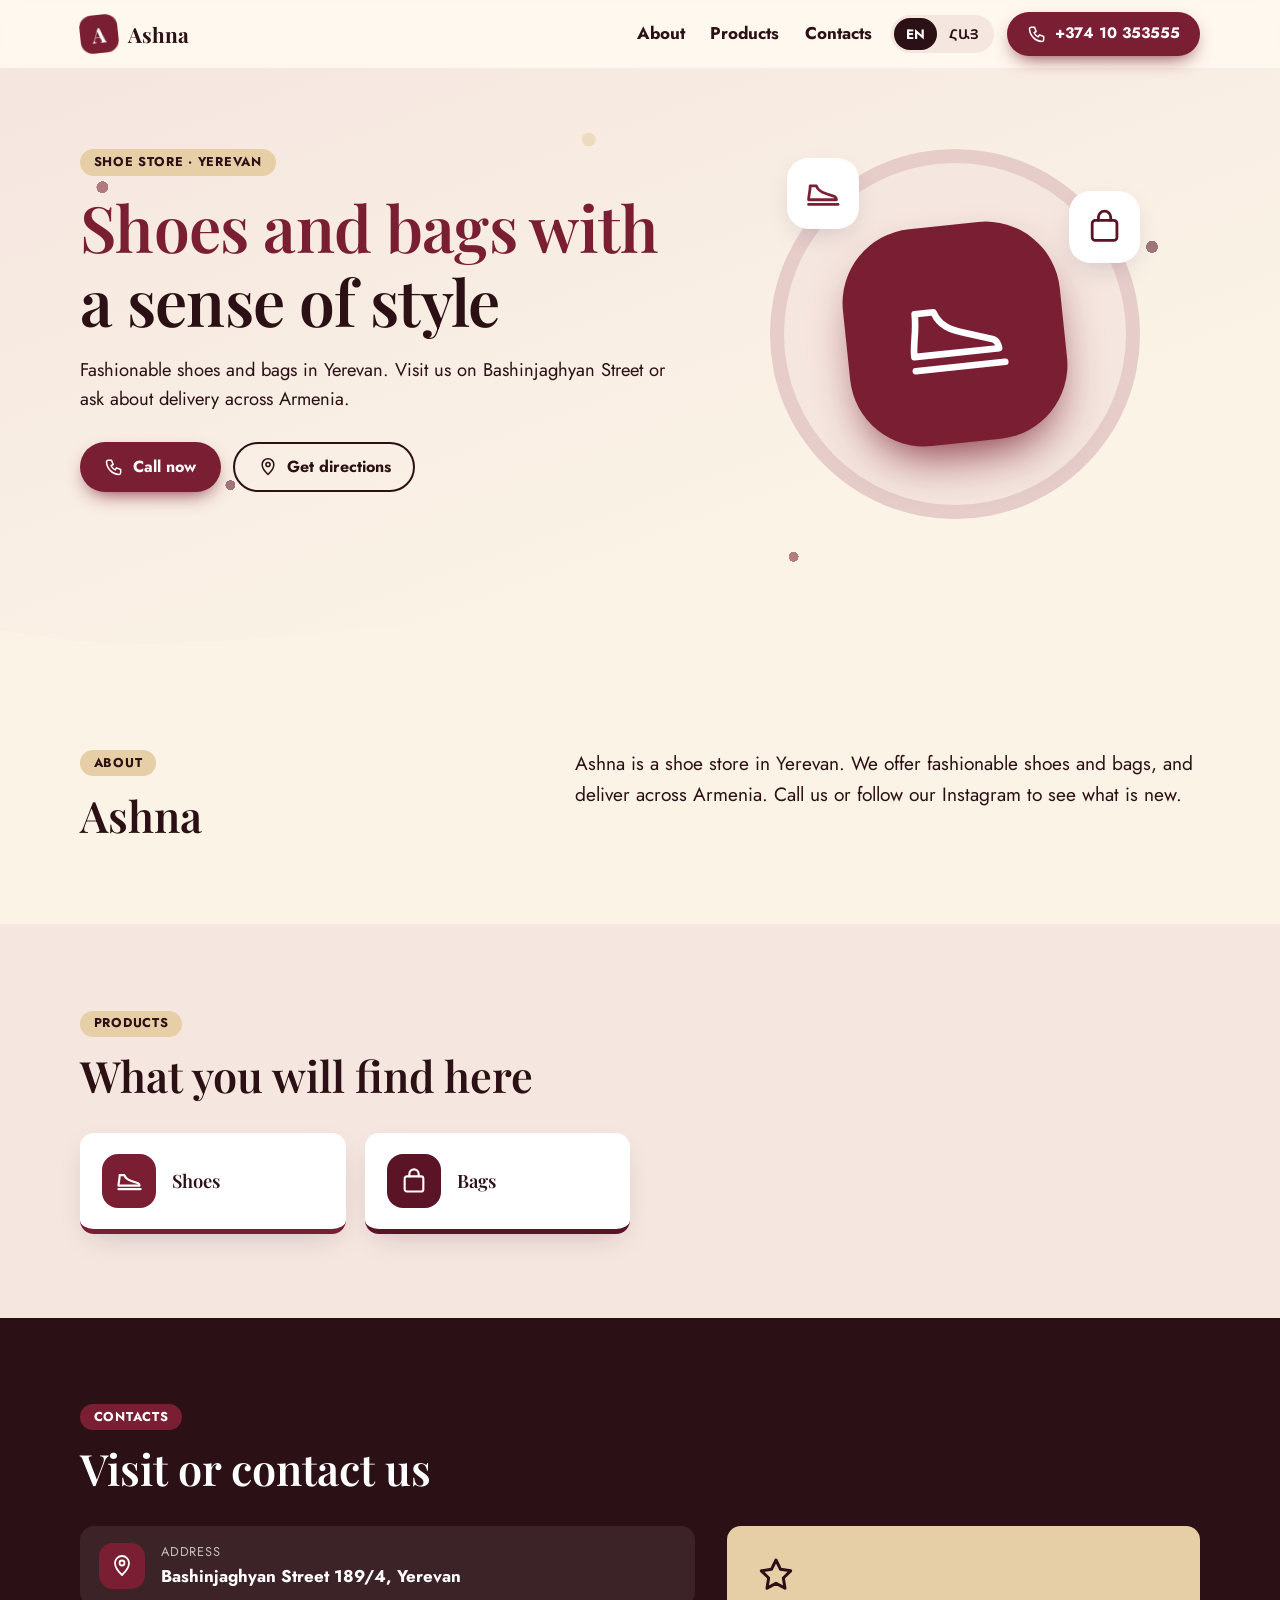
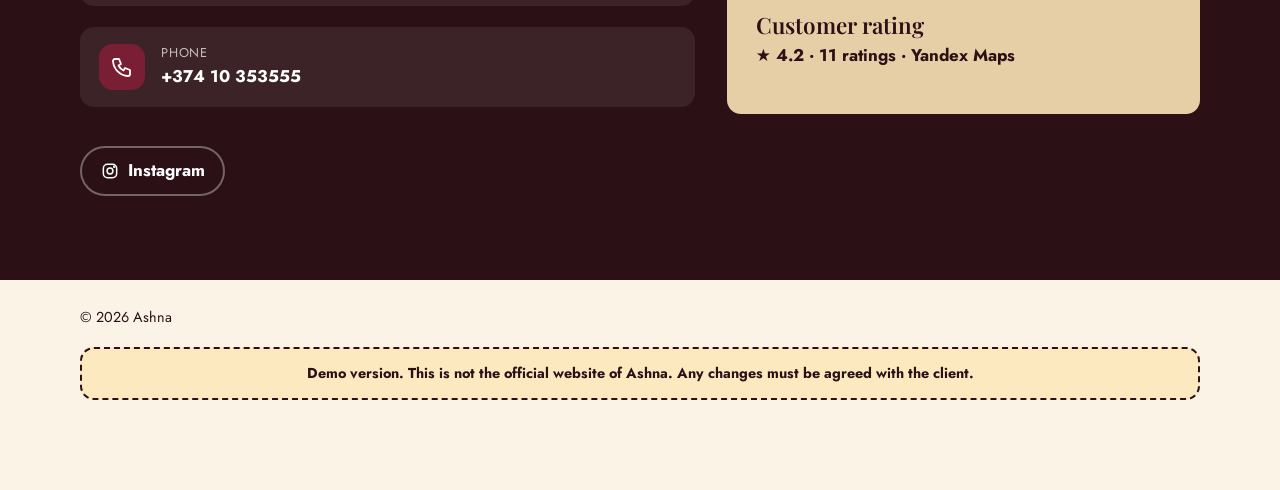
<file: ashna/index.html>
<!DOCTYPE html>
<html lang="en">
<head>
  <meta charset="utf-8">
  <meta name="viewport" content="width=device-width, initial-scale=1">
  <meta name="robots" content="noindex, nofollow">
  <title>Boom Party — Yerevan</title>
  <meta name="description" content="Boom Party, Yerevan: party goods, toys, books and gifts.">
  <link rel="preconnect" href="https://fonts.googleapis.com">
  <link rel="preconnect" href="https://fonts.gstatic.com" crossorigin>
  <link href="https://fonts.googleapis.com/css2?family=Fredoka:wght@500;600;700&family=Nunito:wght@400;600;700&family=Noto+Sans+Armenian:wght@400;600;700&display=swap" rel="stylesheet">
  <link rel="stylesheet" href="css/style.css">
</head>
<body>

<header class="header" id="header">
  <div class="wrap header__in">
    <a class="logo" href="#top" id="logo"></a>
    <nav class="nav" id="nav" aria-label="Main"></nav>
    <div class="header__tools">
      <div class="lang" id="lang" role="group" aria-label="Language">
        <button type="button" data-lang="en">EN</button>
        <button type="button" data-lang="hy">ՀԱՅ</button>
      </div>
      <a class="btn btn--call header__call" id="headCall"></a>
      <button class="burger" id="burger" type="button" aria-label="Menu" aria-expanded="false"><span></span></button>
    </div>
  </div>
</header>

<main id="top">
  <section class="hero" id="hero">
    <i class="confetti" aria-hidden="true"></i>
    <div class="wrap hero__in">
      <div class="hero__text">
        <p class="eyebrow" id="heroEyebrow"></p>
        <h1 id="heroTitle"></h1>
        <p class="lead" id="heroText"></p>
        <div class="hero__cta">
          <a class="btn btn--call" id="heroCall"></a>
          <a class="btn btn--ghost" id="heroMap" target="_blank" rel="noopener"></a>
        </div>
        <ul class="chips" id="heroChips"></ul>
      </div>
      <div class="hero__art" aria-hidden="true">
        <svg viewBox="0 0 420 460" role="img">
          <defs>
            <radialGradient id="gP" cx="35%" cy="30%" r="75%"><stop offset="0" stop-color="#ff8db4"/><stop offset="1" stop-color="var(--primary)"/></radialGradient>
            <radialGradient id="gY" cx="35%" cy="30%" r="75%"><stop offset="0" stop-color="#ffe38a"/><stop offset="1" stop-color="var(--accent)"/></radialGradient>
            <radialGradient id="gT" cx="35%" cy="30%" r="75%"><stop offset="0" stop-color="#7cece1"/><stop offset="1" stop-color="var(--alt)"/></radialGradient>
          </defs>
          <circle cx="215" cy="240" r="190" fill="var(--soft)"/>
          <g class="float f1"><path d="M105 330 C110 370 95 395 110 430" stroke="var(--ink)" stroke-width="2" fill="none" opacity=".35"/><ellipse cx="105" cy="250" rx="62" ry="78" fill="url(#gP)"/><ellipse cx="85" cy="222" rx="12" ry="20" fill="#fff" opacity=".45" transform="rotate(20 85 222)"/><path d="M99 326 l6 12 l6 -12z" fill="var(--primary)"/></g>
          <g class="float f2"><path d="M222 300 C214 350 236 380 218 435" stroke="var(--ink)" stroke-width="2" fill="none" opacity=".35"/><ellipse cx="222" cy="205" rx="70" ry="88" fill="url(#gY)"/><ellipse cx="200" cy="172" rx="13" ry="22" fill="#fff" opacity=".5" transform="rotate(20 200 172)"/><path d="M216 291 l6 13 l6 -13z" fill="var(--accent)"/></g>
          <g class="float f3"><path d="M333 318 C340 360 322 390 336 432" stroke="var(--ink)" stroke-width="2" fill="none" opacity=".35"/><ellipse cx="333" cy="245" rx="58" ry="72" fill="url(#gT)"/><ellipse cx="315" cy="220" rx="11" ry="18" fill="#fff" opacity=".45" transform="rotate(20 315 220)"/><path d="M327 316 l6 11 l6 -11z" fill="var(--alt)"/></g>
          <g class="bob"><rect x="150" y="372" width="120" height="78" rx="10" fill="var(--ink)"/><rect x="150" y="372" width="120" height="22" rx="8" fill="var(--primary)"/><rect x="199" y="372" width="22" height="78" fill="var(--accent)"/><path d="M210 372 C190 340 165 352 182 372 M210 372 C230 340 255 352 238 372" stroke="var(--accent)" stroke-width="9" fill="none" stroke-linecap="round"/></g>
          <g fill="var(--accent)"><path d="M60 110 l7 16 l17 3 l-13 11 l4 17 l-15 -9 l-15 9 l4 -17 l-13 -11 l17 -3z"/><path d="M355 80 l5 11 l12 2 l-9 8 l3 12 l-11 -6 l-11 6 l3 -12 l-9 -8 l12 -2z" fill="var(--primary)"/></g>
        </svg>
        <div class="stamp" id="stamp"></div>
      </div>
    </div>
    <svg class="wave" viewBox="0 0 1440 80" preserveAspectRatio="none" aria-hidden="true"><path d="M0 40 C240 90 480 0 720 40 C960 80 1200 0 1440 40 L1440 80 L0 80Z" fill="var(--bg)"/></svg>
  </section>

  <section class="sec" id="about">
    <div class="wrap about">
      <div>
        <p class="eyebrow" data-i18n="nav_about"></p>
        <h2 id="aboutTitle"></h2>
      </div>
      <p class="about__text" id="aboutText"></p>
    </div>
  </section>

  <section class="sec sec--tint" id="products">
    <div class="wrap">
      <p class="eyebrow" data-i18n="nav_products"></p>
      <h2 data-i18n="products_title"></h2>
      <ul class="grid" id="productGrid"></ul>
    </div>
  </section>

  <section class="sec" id="delivery">
    <div class="wrap">
      <div class="deliv" id="deliveryBox"></div>
    </div>
  </section>

  <section class="sec sec--dark" id="contacts">
    <div class="wrap">
      <p class="eyebrow eyebrow--light" data-i18n="nav_contacts"></p>
      <h2 data-i18n="contacts_title"></h2>
      <div class="contact">
        <ul class="contact__list" id="contactList"></ul>
        <div class="hours" id="hoursBox"></div>
      </div>
      <ul class="social" id="socialList"></ul>
    </div>
  </section>
</main>

<footer class="footer">
  <div class="wrap footer__in">
    <span id="footName"></span>
  </div>
  <div class="wrap"><p class="demo" id="footDemo"></p></div>
</footer>

<a class="fab" id="fab" aria-label="Call"></a>

<noscript><p style="padding:16px">Please enable JavaScript to view this page.</p></noscript>

<script src="js/content.js"></script>
<script src="js/app.js"></script>
</body>
</html>
</file>
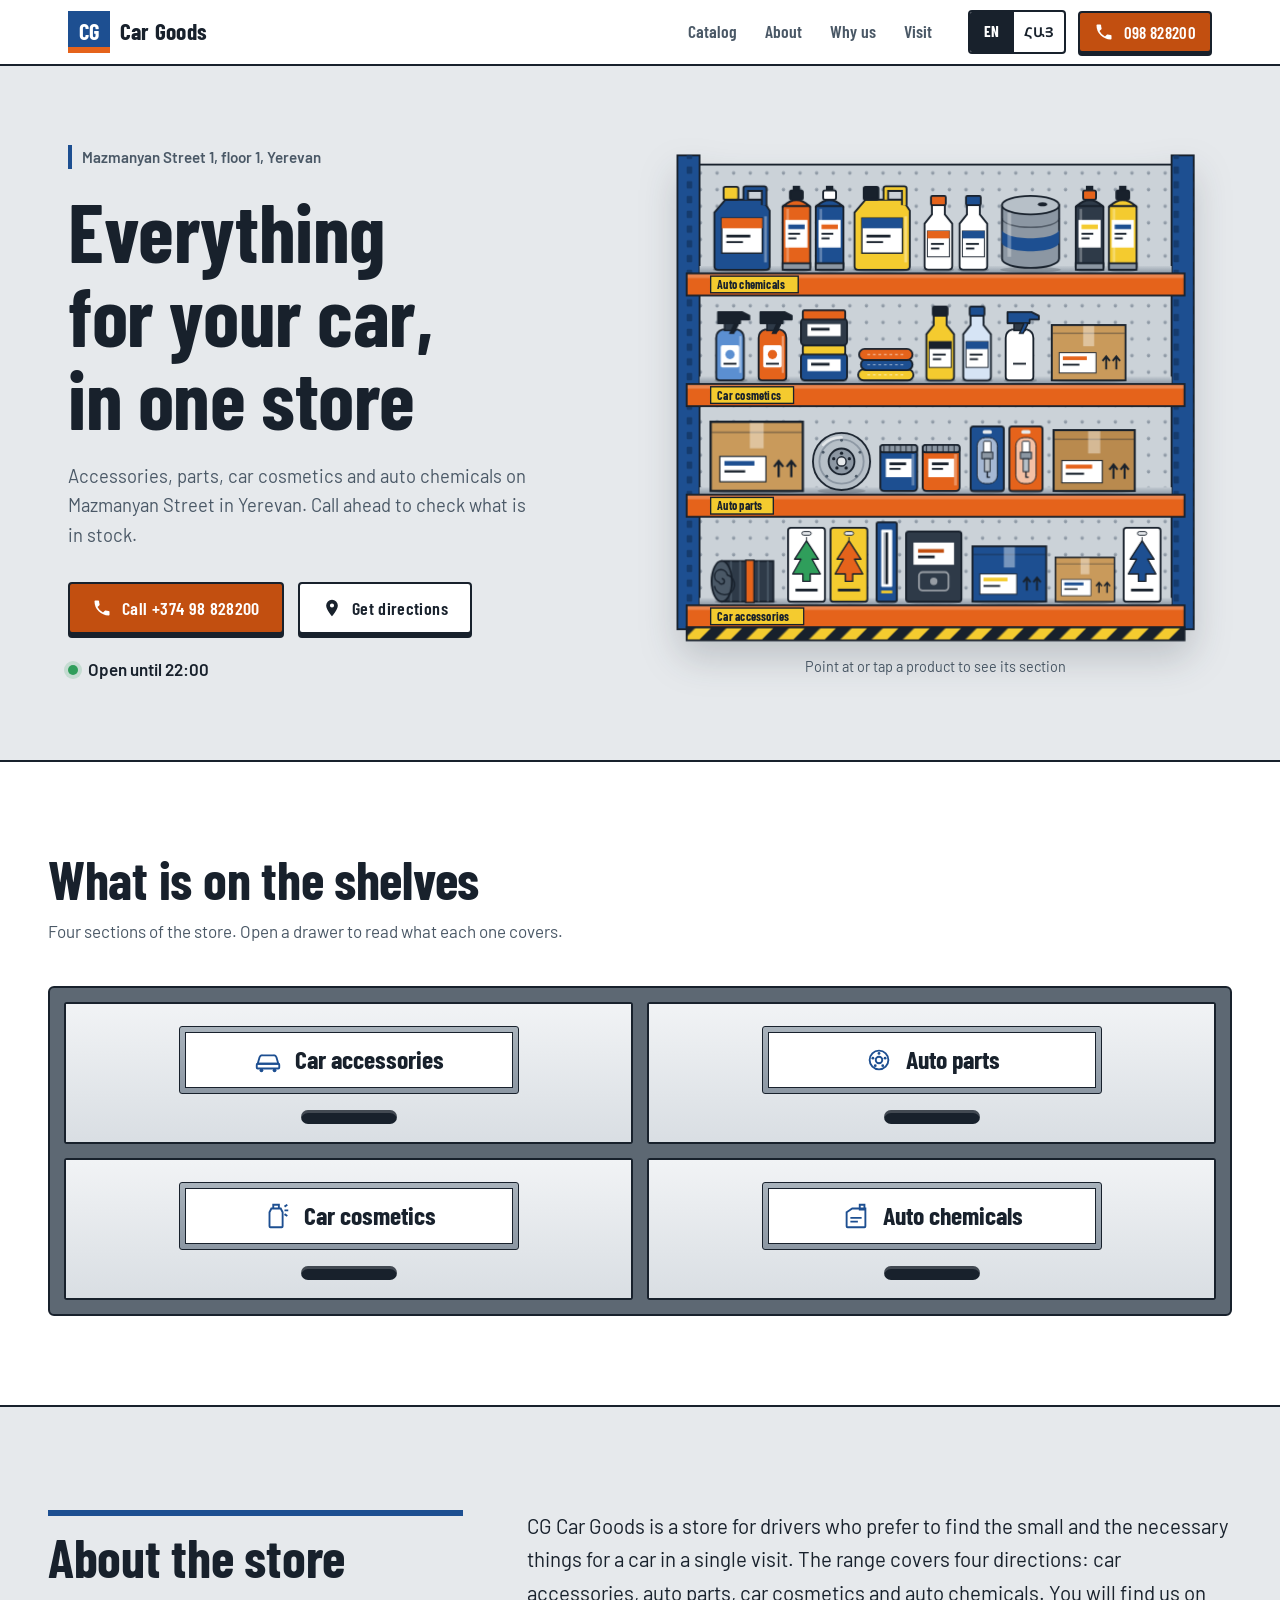
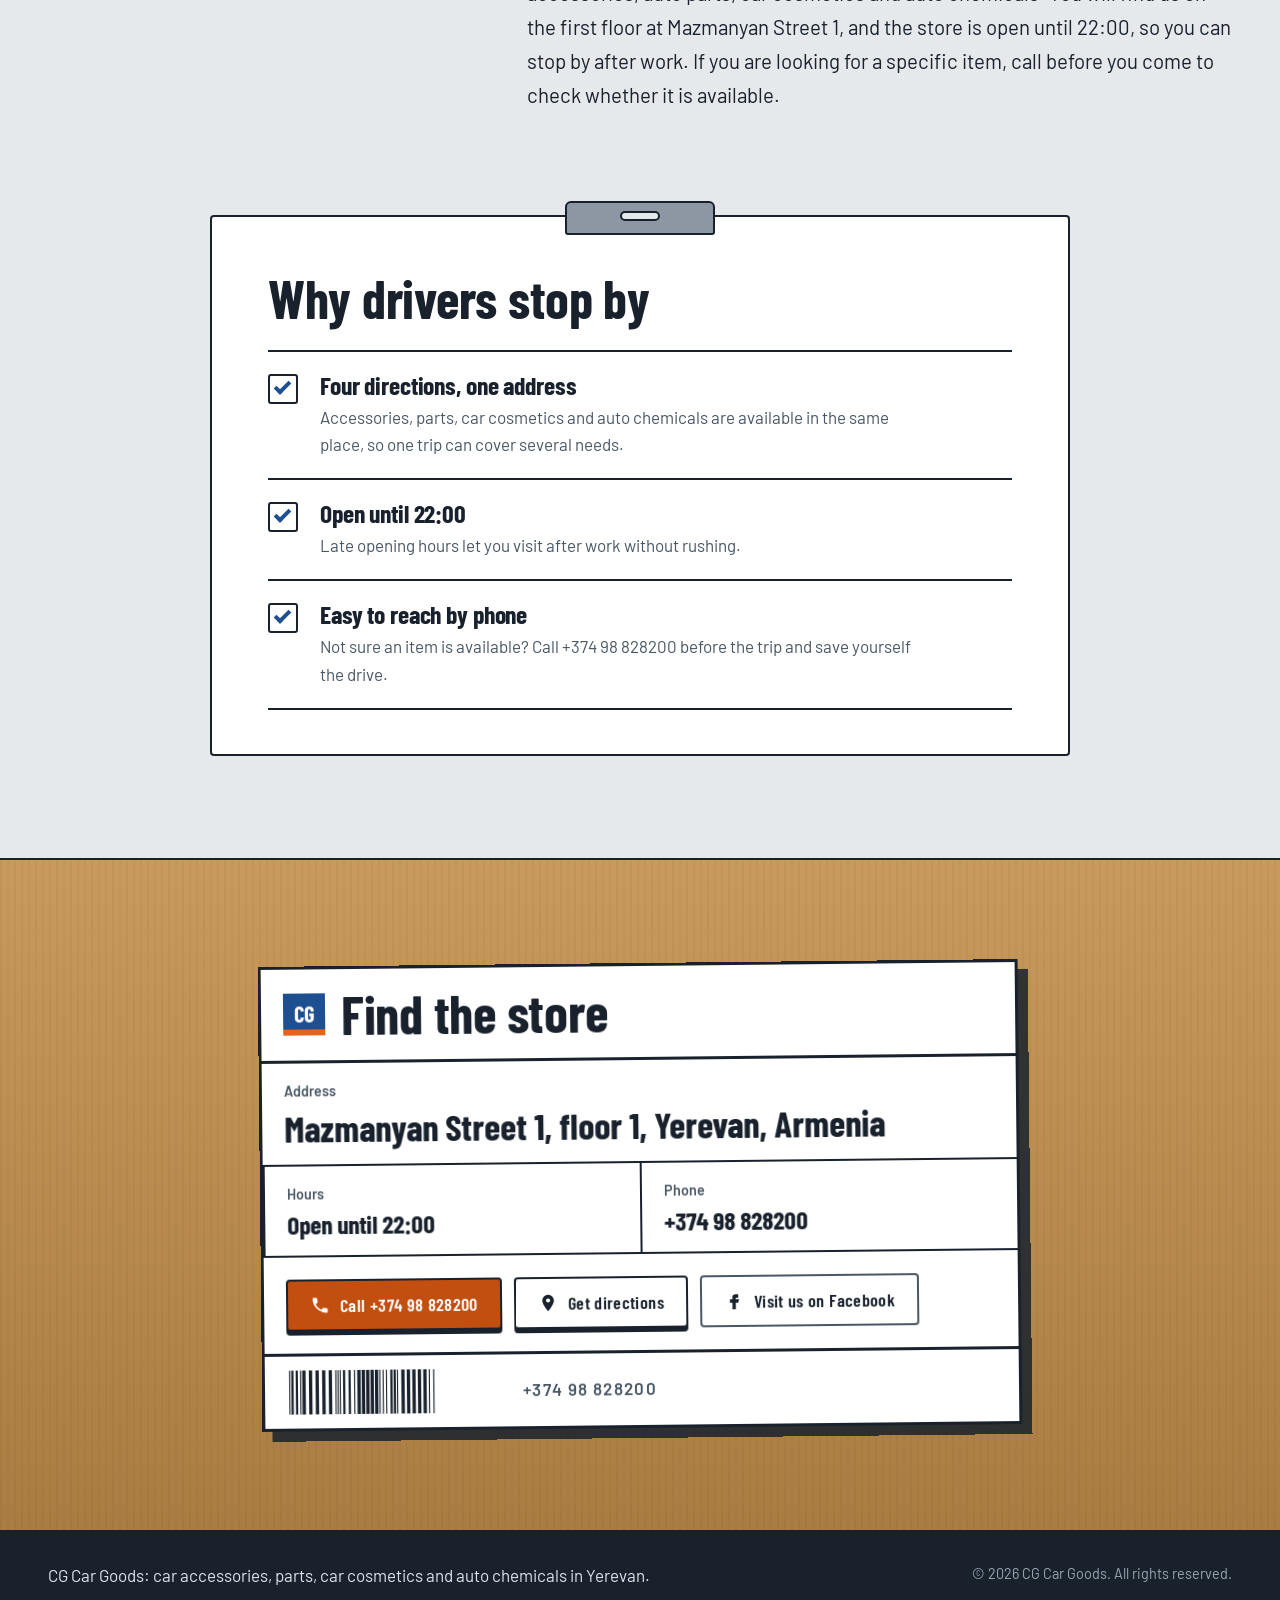
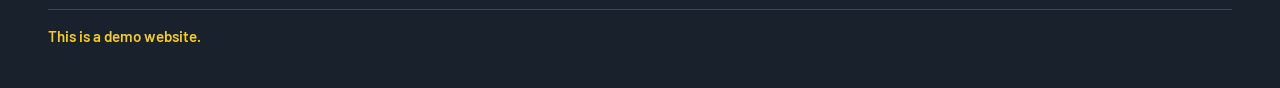
<file: cg-car-goods/index.html>
<!doctype html>
<html lang="en">
<head>
<meta charset="utf-8">
<meta name="viewport" content="width=device-width, initial-scale=1">
<title>CG Car Goods Yerevan | Car Accessories, Parts, Car Care</title>
<meta name="description" content="CG Car Goods is an auto goods store on Mazmanyan Street, Yerevan: car accessories, auto parts, car cosmetics and auto chemicals under one roof. Open until 22:00.">
<meta name="robots" content="noindex">
<meta name="theme-color" content="#1D4F91"><meta property="og:type" content="website">
<meta property="og:title" content="CG Car Goods Yerevan | Car Accessories, Parts, Car Care">
<meta property="og:description" content="Car accessories, auto parts, car cosmetics and auto chemicals on Mazmanyan Street, Yerevan. Open until 22:00.">
<meta property="og:locale" content="en_US">
<meta property="og:locale:alternate" content="hy_AM">
<link rel="icon" href="data:image/svg+xml,%3Csvg xmlns='http://www.w3.org/2000/svg' viewBox='0 0 32 32'%3E%3Crect width='32' height='32' fill='%231D4F91'/%3E%3Crect y='22' width='32' height='5' fill='%23E5631B'/%3E%3Crect x='7' y='8' width='12' height='14' fill='%23C99A5B'/%3E%3C/svg%3E">
<link rel="preconnect" href="https://fonts.googleapis.com">
<link rel="preconnect" href="https://fonts.gstatic.com" crossorigin>
<link href="https://fonts.googleapis.com/css2?family=Barlow+Condensed:wght@500;600;700&family=Barlow:wght@400;500;600&family=Noto+Sans+Armenian:wdth,wght@75..100,400..700&display=swap" rel="stylesheet">
<link rel="stylesheet" href="css/style.css">
<script type="application/ld+json">
{
  "@context": "https://schema.org",
  "@type": "AutoPartsStore",
  "name": "CG Car Goods",
  "telephone": "+37498828200",
  "address": {
    "@type": "PostalAddress",
    "streetAddress": "Mazmanyan Street 1, floor 1",
    "addressLocality": "Yerevan",
    "addressCountry": "AM"
  },
  "sameAs": ["https://www.facebook.com/CGCarGoods/"]
}
</script>
</head>
<body>
<a class="skip" href="#main" data-i18n="ui.skip">Skip to content</a>

<header class="top" id="top">
  <div class="top__in">
    <a class="logo" href="#top" aria-label="CG Car Goods">
      <span class="logo__mark" aria-hidden="true">CG</span>
      <span class="logo__word">Car Goods</span>
    </a>
    <nav class="nav" id="nav" aria-label="Main">
      <a href="#catalog" data-i18n="ui.navCatalog">Catalog</a>
      <a href="#about" data-i18n="ui.navAbout">About</a>
      <a href="#why" data-i18n="ui.navWhy">Why us</a>
      <a href="#visit" data-i18n="ui.navVisit">Visit</a>
    </nav>
    <div class="top__tools">
      <div class="lang" role="group" aria-label="Language">
        <button type="button" data-lang="en" aria-pressed="true">EN</button>
        <button type="button" data-lang="hy" lang="hy" aria-pressed="false" aria-label="Հայերեն">ՀԱՅ</button>
      </div>
      <a class="btn btn--call btn--sm" href="tel:+37498828200">
        <svg aria-hidden="true" viewBox="0 0 24 24"><path d="M6.6 10.8a15.2 15.2 0 0 0 6.6 6.6l2.2-2.2c.3-.3.7-.4 1-.2 1.1.4 2.3.6 3.6.6.6 0 1 .4 1 1V20c0 .6-.4 1-1 1A17 17 0 0 1 3 4c0-.6.4-1 1-1h3.5c.6 0 1 .4 1 1 0 1.3.2 2.5.6 3.6.1.3 0 .7-.2 1L6.6 10.8z"/></svg>
        <span class="btn__num">098 828200</span>
      </a>
      <button class="menu" type="button" aria-expanded="false" aria-controls="nav">
        <span class="menu__bars" aria-hidden="true"></span><span class="sr" data-i18n="ui.menu">Menu</span>
      </button>
    </div>
  </div>
</header>

<main id="main">

  <!-- HERO: the store as a stocked rack -->
  <section class="hero" aria-labelledby="hero-title">
    <div class="hero__copy">
      <p class="hero__where" data-i18n="ui.where">Mazmanyan Street 1, floor 1, Yerevan</p>
      <h1 id="hero-title" data-i18n="hero.title">Everything for your car, in one store</h1>
      <p class="hero__sub" data-i18n="hero.subtitle">Accessories, parts, car cosmetics and auto chemicals on Mazmanyan Street in Yerevan. Call ahead to check what is in stock.</p>
      <div class="hero__ctas">
        <a class="btn btn--call" href="tel:+37498828200">
          <svg aria-hidden="true" viewBox="0 0 24 24"><path d="M6.6 10.8a15.2 15.2 0 0 0 6.6 6.6l2.2-2.2c.3-.3.7-.4 1-.2 1.1.4 2.3.6 3.6.6.6 0 1 .4 1 1V20c0 .6-.4 1-1 1A17 17 0 0 1 3 4c0-.6.4-1 1-1h3.5c.6 0 1 .4 1 1 0 1.3.2 2.5.6 3.6.1.3 0 .7-.2 1L6.6 10.8z"/></svg>
          <span data-i18n="ctas.call">Call +374 98 828200</span>
        </a>
        <a class="btn btn--route" href="https://yandex.com/maps/?text=Mazmanyan%20Street%201%2C%20Yerevan%2C%20Armenia" target="_blank" rel="noopener">
          <svg aria-hidden="true" viewBox="0 0 24 24"><path d="M12 2a7 7 0 0 0-7 7c0 5.2 7 13 7 13s7-7.8 7-13a7 7 0 0 0-7-7zm0 9.5A2.5 2.5 0 1 1 12 6.5a2.5 2.5 0 0 1 0 5z"/></svg>
          <span data-i18n="ctas.directions">Get directions</span>
        </a>
      </div>
      <p class="hero__hours"><span class="dot" aria-hidden="true"></span><span data-i18n="contact.hours">Open until 22:00</span></p>
    </div>

    <div class="rack-wrap" id="rack">
      <svg class="rack-svg" viewBox="0 0 600 540" role="group" aria-labelledby="rack-title" focusable="false">
        <title id="rack-title" data-i18n="ui.rackTitle">Store shelf: point at a product to see its section</title>
        <defs>
          <pattern id="peg" width="18" height="18" patternUnits="userSpaceOnUse">
            <rect width="18" height="18" fill="#CBD2D8"/>
            <circle cx="9" cy="9" r="2" fill="#A3ADB7"/>
            <circle cx="9" cy="9.6" r="1.3" fill="#8C97A3"/>
          </pattern>
          <pattern id="slots" width="22" height="16" patternUnits="userSpaceOnUse">
            <rect x="8" y="4" width="6" height="8" rx="1" fill="#153B6D"/>
          </pattern>
          <pattern id="hazard" width="24" height="24" patternUnits="userSpaceOnUse" patternTransform="rotate(45)">
            <rect width="24" height="24" fill="#F4CB2F"/><rect width="12" height="24" fill="#18212C"/>
          </pattern>
          <linearGradient id="deck" x1="0" y1="0" x2="0" y2="1">
            <stop offset="0" stop-color="#C3CBD2"/><stop offset="1" stop-color="#8C97A3"/>
          </linearGradient>
          <linearGradient id="shine" x1="0" y1="0" x2="1" y2="0">
            <stop offset="0" stop-color="#fff" stop-opacity="0"/><stop offset=".5" stop-color="#fff" stop-opacity=".35"/><stop offset="1" stop-color="#fff" stop-opacity="0"/>
          </linearGradient>

          <!-- products: drawn standing on y=0 -->
          <g id="p-spray">
            <rect x="0" y="-70" width="30" height="70" rx="3" fill="var(--c1)" stroke="#18212C" stroke-width="2"/>
            <path d="M1 -69 Q15 -82 29 -69z" fill="var(--c1)" stroke="#18212C" stroke-width="2"/>
            <rect x="8" y="-86" width="14" height="10" rx="2" fill="var(--c2)" stroke="#18212C" stroke-width="2"/>
            <rect x="11" y="-91" width="8" height="5" fill="#18212C"/>
            <rect x="3" y="-54" width="24" height="30" fill="#fff"/>
            <rect x="6" y="-49" width="18" height="5" fill="var(--c3)"/>
            <rect x="6" y="-40" width="13" height="2" fill="#18212C"/>
            <rect x="6" y="-35" width="9" height="2" fill="#18212C"/>
            <rect x="4" y="-66" width="3" height="58" fill="#fff" opacity=".28"/>
            <rect x="0" y="-7" width="30" height="7" fill="#8C97A3" stroke="#18212C" stroke-width="2"/>
          </g>
          <g id="p-jug">
            <path d="M2 -4 V-62 L14 -76 H54 L62 -64 V-4 Q62 0 58 0 H6 Q2 0 2 -4z" fill="var(--c1)" stroke="#18212C" stroke-width="2"/>
            <path d="M36 -76 V-88 H56 V-70" fill="none" stroke="#18212C" stroke-width="7" stroke-linejoin="round"/>
            <path d="M36 -76 V-88 H56 V-70" fill="none" stroke="var(--c1)" stroke-width="3" stroke-linejoin="round"/>
            <rect x="12" y="-90" width="16" height="14" rx="2" fill="var(--c2)" stroke="#18212C" stroke-width="2"/>
            <rect x="10" y="-56" width="44" height="38" fill="#fff" stroke="#18212C" stroke-width="1.5"/>
            <rect x="10" y="-56" width="44" height="11" fill="var(--c3)"/>
            <rect x="15" y="-38" width="26" height="3" fill="#18212C"/>
            <rect x="15" y="-31" width="18" height="2" fill="#18212C"/>
            <rect x="56" y="-58" width="3" height="50" fill="#fff" opacity=".35"/>
          </g>
          <g id="p-bottle">
            <path d="M10 -70 h14 v10 l8 10 v46 q0 4 -4 4 H6 q-4 0 -4 -4 v-46 l8 -10z" fill="var(--c1)" stroke="#18212C" stroke-width="2"/>
            <rect x="9" y="-80" width="16" height="10" rx="1.5" fill="var(--c2)" stroke="#18212C" stroke-width="2"/>
            <rect x="5" y="-42" width="24" height="28" fill="#fff" stroke="#18212C" stroke-width="1"/>
            <rect x="5" y="-42" width="24" height="8" fill="var(--c3)"/>
            <rect x="9" y="-29" width="14" height="2" fill="#18212C"/>
            <rect x="9" y="-24" width="9" height="2" fill="#18212C"/>
          </g>
          <g id="p-trigger">
            <path d="M8 0 h22 q4 0 4 -4 V-46 q0 -7 -7 -9 H11 q-7 2 -7 9 V-4 q0 4 4 4z" fill="var(--c1)" stroke="#18212C" stroke-width="2"/>
            <rect x="13" y="-62" width="12" height="8" fill="#2E3A48" stroke="#18212C" stroke-width="1.5"/>
            <path d="M6 -62 V-74 H32 L40 -70 V-66 H30 V-62z" fill="var(--c2)" stroke="#18212C" stroke-width="2" stroke-linejoin="round"/>
            <path d="M24 -62 L19 -51 H23 L28 -61" fill="var(--c2)" stroke="#18212C" stroke-width="1.5"/>
            <rect x="9" y="-38" width="20" height="24" rx="2" fill="#fff"/>
            <circle cx="19" cy="-28" r="5" fill="var(--c1)"/>
            <rect x="12" y="-19" width="14" height="2" fill="#18212C"/>
            <rect x="29" y="-48" width="2.5" height="40" fill="#fff" opacity=".35"/>
          </g>
          <g id="p-jar">
            <rect x="0" y="-29" width="50" height="29" rx="4" fill="var(--c1)" stroke="#18212C" stroke-width="2"/>
            <rect x="2" y="-38" width="46" height="10" rx="2" fill="var(--c2)" stroke="#18212C" stroke-width="2"/>
            <rect x="7" y="-23" width="36" height="13" fill="#fff"/>
            <rect x="11" y="-19" width="20" height="3" fill="#18212C"/>
          </g>
          <g id="p-cloth">
            <rect x="0" y="-12" width="60" height="12" rx="6" fill="#F4CB2F" stroke="#18212C" stroke-width="2"/>
            <rect x="3" y="-23" width="56" height="12" rx="6" fill="#1D4F91" stroke="#18212C" stroke-width="2"/>
            <rect x="1" y="-34" width="58" height="12" rx="6" fill="#E5631B" stroke="#18212C" stroke-width="2"/>
            <path d="M10 -28 h40 M10 -17 h40 M10 -6 h40" stroke="#fff" stroke-opacity=".45" stroke-width="1.5" stroke-dasharray="3 3"/>
          </g>
          <g id="p-box">
            <rect x="0" y="-60" width="80" height="60" fill="var(--k)" stroke="#18212C" stroke-width="2"/>
            <path d="M1 -51 H79" stroke="#18212C" stroke-opacity=".35" stroke-width="1.5"/>
            <rect x="34" y="-59" width="12" height="22" fill="#fff" opacity=".4"/>
            <rect x="8" y="-30" width="40" height="22" fill="#fff" stroke="#18212C" stroke-width="1"/>
            <rect x="12" y="-26" width="26" height="4" fill="var(--c1)"/>
            <rect x="12" y="-18" width="18" height="2" fill="#18212C"/>
            <path d="M59 -12 v-14 m-4 5 l4 -5 l4 5 M70 -12 v-14 m-4 5 l4 -5 l4 5" fill="none" stroke="#18212C" stroke-width="2"/>
          </g>
          <g id="p-drum">
            <path d="M2 -70 V-12 c0 6 14 10 31 10 s31 -4 31 -10 V-70z" fill="#8C97A3" stroke="#18212C" stroke-width="2"/>
            <path d="M2 -44 c0 6 14 10 31 10 s31 -4 31 -10 v14 c0 6 -14 10 -31 10 S2 -24 2 -30z" fill="var(--c1)"/>
            <ellipse cx="33" cy="-70" rx="31" ry="10" fill="#B7C0C8" stroke="#18212C" stroke-width="2"/>
            <ellipse cx="46" cy="-71" rx="5" ry="2.2" fill="#18212C"/>
            <path d="M2 -56 c0 6 14 10 31 10 s31 -4 31 -10" fill="none" stroke="#18212C" stroke-width="1.5" stroke-opacity=".5"/>
            <rect x="8" y="-62" width="4" height="48" fill="#fff" opacity=".3"/>
          </g>
          <g id="p-filter">
            <rect x="0" y="-50" width="40" height="50" rx="4" fill="var(--c1)" stroke="#18212C" stroke-width="2"/>
            <rect x="0" y="-50" width="40" height="8" rx="3" fill="#8C97A3" stroke="#18212C" stroke-width="2"/>
            <path d="M4 -50 v8 M10 -50 v8 M16 -50 v8 M22 -50 v8 M28 -50 v8 M34 -50 v8" stroke="#18212C" stroke-width="1"/>
            <rect x="6" y="-35" width="28" height="20" fill="#fff"/>
            <rect x="10" y="-31" width="18" height="3" fill="#18212C"/>
            <rect x="10" y="-25" width="12" height="2" fill="#18212C"/>
            <rect x="34" y="-40" width="3" height="34" fill="#fff" opacity=".3"/>
          </g>
          <g id="p-disc">
            <circle cx="32" cy="-32" r="31" fill="#B7C0C8" stroke="#18212C" stroke-width="2"/>
            <circle cx="32" cy="-32" r="24" fill="none" stroke="#8C97A3" stroke-width="2"/>
            <g fill="#4A5866"><circle cx="32" cy="-55" r="1.6"/><circle cx="52" cy="-42" r="1.6"/><circle cx="48" cy="-16" r="1.6"/><circle cx="16" cy="-16" r="1.6"/><circle cx="12" cy="-42" r="1.6"/></g>
            <circle cx="32" cy="-32" r="14" fill="#8C97A3" stroke="#18212C" stroke-width="2"/>
            <circle cx="32" cy="-32" r="5" fill="#E6E9EC" stroke="#18212C" stroke-width="1.5"/>
            <g fill="#18212C"><circle cx="32" cy="-41" r="1.8"/><circle cx="40.5" cy="-35" r="1.8"/><circle cx="37" cy="-25" r="1.8"/><circle cx="27" cy="-25" r="1.8"/><circle cx="23.5" cy="-35" r="1.8"/></g>
            <path d="M12 -50 A26 26 0 0 1 32 -58" fill="none" stroke="#fff" stroke-width="3" stroke-opacity=".6" stroke-linecap="round"/>
          </g>
          <g id="p-plug">
            <rect x="0" y="-70" width="36" height="70" rx="3" fill="var(--c1)" stroke="#18212C" stroke-width="2"/>
            <rect x="13" y="-66" width="10" height="4" rx="2" fill="#E6E9EC"/>
            <rect x="7" y="-58" width="22" height="50" rx="9" fill="#fff" fill-opacity=".6" stroke="#18212C" stroke-width="1"/>
            <rect x="14" y="-54" width="8" height="12" rx="1" fill="#fff" stroke="#18212C" stroke-width="1"/>
            <rect x="12" y="-42" width="12" height="7" fill="#8C97A3" stroke="#18212C" stroke-width="1"/>
            <rect x="15" y="-35" width="6" height="14" fill="#B7C0C8" stroke="#18212C" stroke-width="1"/>
            <path d="M18 -21 v6 h3" fill="none" stroke="#18212C" stroke-width="1.5"/>
          </g>
          <g id="p-mat">
            <rect x="12" y="-44" width="56" height="44" fill="#2E3A48" stroke="#18212C" stroke-width="2"/>
            <path d="M22 -44 v44 M32 -44 v44 M42 -44 v44 M52 -44 v44 M62 -44 v44" stroke="#4A5866" stroke-width="2"/>
            <rect x="38" y="-45" width="9" height="46" fill="var(--c1)" stroke="#18212C" stroke-width="1.5"/>
            <ellipse cx="12" cy="-22" rx="11" ry="22" fill="#4A5866" stroke="#18212C" stroke-width="2"/>
            <path d="M12 -22 m0 -3 a3 3 0 1 1 -3 4 a7 7 0 1 1 9 -8 a11 11 0 1 1 -14 12" fill="none" stroke="#18212C" stroke-width="1.5"/>
          </g>
          <g id="p-fresh">
            <rect x="0" y="-80" width="40" height="80" rx="3" fill="var(--c2)" stroke="#18212C" stroke-width="2"/>
            <rect x="15" y="-76" width="10" height="4" rx="2" fill="#E6E9EC" stroke="#18212C" stroke-width="1"/>
            <path d="M20 -66 L33 -46 H26 L35 -30 H24 V-22 H16 V-30 H5 L14 -46 H7z" fill="var(--c1)" stroke="#18212C" stroke-width="1.5" stroke-linejoin="round"/>
            <path d="M20 -70 v4" stroke="#18212C" stroke-width="1"/>
            <rect x="8" y="-14" width="24" height="3" fill="#18212C"/>
          </g>
          <g id="p-wiper">
            <rect x="0" y="-86" width="22" height="86" rx="2" fill="var(--c1)" stroke="#18212C" stroke-width="2"/>
            <rect x="5" y="-78" width="12" height="62" rx="1" fill="#fff"/>
            <path d="M11 -75 V-19" stroke="#18212C" stroke-width="3"/>
            <path d="M8 -75 V-19" stroke="#8C97A3" stroke-width="1"/>
            <rect x="5" y="-12" width="12" height="3" fill="#F4CB2F"/>
          </g>
          <g id="p-pack">
            <rect x="0" y="-76" width="60" height="76" rx="3" fill="var(--c1)" stroke="#18212C" stroke-width="2"/>
            <rect x="8" y="-64" width="44" height="24" fill="#fff"/>
            <rect x="13" y="-57" width="28" height="4" fill="#C24F10"/>
            <rect x="13" y="-50" width="18" height="3" fill="#18212C"/>
            <rect x="14" y="-32" width="32" height="20" rx="4" fill="none" stroke="#fff" stroke-opacity=".5" stroke-width="2"/>
            <circle cx="30" cy="-22" r="4" fill="#fff" fill-opacity=".5"/>
          </g>
        </defs>

        <g class="rack-back">
          <rect x="40" y="18" width="520" height="480" fill="url(#peg)" stroke="#18212C" stroke-width="2"/>
        </g>

        <!-- uprights -->
        <g class="rack-frame">
          <rect x="20" y="8" width="24" height="514" fill="#1D4F91" stroke="#18212C" stroke-width="2"/>
          <rect x="20" y="8" width="24" height="514" fill="url(#slots)"/>
          <rect x="556" y="8" width="24" height="514" fill="#1D4F91" stroke="#18212C" stroke-width="2"/>
          <rect x="556" y="8" width="24" height="514" fill="url(#slots)"/>
        </g>

        <!-- SHELF 1: auto chemicals (cat 3) -->
        <g class="zone" data-cat="3" tabindex="0" role="button">
          <rect class="zone__hit" x="44" y="22" width="512" height="112" fill="transparent"/>
          <rect x="44" y="128" width="512" height="8" fill="url(#deck)"/>
          <g class="slot" transform="translate(58 132)"><ellipse class="shadow" cx="32" cy="0" rx="32" ry="3"/><g class="sku"><g class="sku__body" style="--c1:#1D4F91;--c2:#F4CB2F;--c3:#E5631B"><use href="#p-jug"/></g></g></g>
          <g class="slot" transform="translate(134 132)"><ellipse class="shadow" cx="15" cy="0" rx="15" ry="3"/><g class="sku"><g class="sku__body" style="--c1:#E5631B;--c2:#18212C;--c3:#1D4F91"><use href="#p-spray"/></g></g></g>
          <g class="slot" transform="translate(170 132)"><ellipse class="shadow" cx="15" cy="0" rx="15" ry="3"/><g class="sku"><g class="sku__body" style="--c1:#1D4F91;--c2:#fff;--c3:#E5631B"><use href="#p-spray"/></g></g></g>
          <g class="slot" transform="translate(210 132)"><ellipse class="shadow" cx="32" cy="0" rx="32" ry="3"/><g class="sku"><g class="sku__body" style="--c1:#F4CB2F;--c2:#18212C;--c3:#1D4F91"><use href="#p-jug"/></g></g></g>
          <g class="slot" transform="translate(286 132)"><ellipse class="shadow" cx="17" cy="0" rx="17" ry="3"/><g class="sku"><g class="sku__body" style="--c1:#fff;--c2:#E5631B;--c3:#E5631B"><use href="#p-bottle"/></g></g></g>
          <g class="slot" transform="translate(324 132)"><ellipse class="shadow" cx="17" cy="0" rx="17" ry="3"/><g class="sku"><g class="sku__body" style="--c1:#fff;--c2:#1D4F91;--c3:#1D4F91"><use href="#p-bottle"/></g></g></g>
          <g class="slot" transform="translate(370 132)"><ellipse class="shadow" cx="33" cy="0" rx="33" ry="3"/><g class="sku"><g class="sku__body" style="--c1:#1D4F91"><use href="#p-drum"/></g></g></g>
          <g class="slot" transform="translate(452 132)"><ellipse class="shadow" cx="15" cy="0" rx="15" ry="3"/><g class="sku"><g class="sku__body" style="--c1:#2E3A48;--c2:#E5631B;--c3:#F4CB2F"><use href="#p-spray"/></g></g></g>
          <g class="slot" transform="translate(488 132)"><ellipse class="shadow" cx="15" cy="0" rx="15" ry="3"/><g class="sku"><g class="sku__body" style="--c1:#F4CB2F;--c2:#18212C;--c3:#1D4F91"><use href="#p-spray"/></g></g></g>
          <g class="beam"><rect x="30" y="136" width="540" height="24" fill="#E5631B" stroke="#18212C" stroke-width="2"/><rect x="31" y="137" width="538" height="4" fill="#fff" opacity=".22"/></g>
          <g class="shelf-tag"><rect class="shelf-tag__bg" x="56" y="139" width="120" height="18" fill="#F4CB2F" stroke="#18212C" stroke-width="1.5"/><text x="63" y="153" data-i18n="cat.3">Auto chemicals</text></g>
        </g>

        <!-- SHELF 2: car cosmetics (cat 2) -->
        <g class="zone" data-cat="2" tabindex="0" role="button">
          <rect class="zone__hit" x="44" y="162" width="512" height="92" fill="transparent"/>
          <rect x="44" y="248" width="512" height="8" fill="url(#deck)"/>
          <g class="slot" transform="translate(58 252)"><ellipse class="shadow" cx="20" cy="0" rx="18" ry="3"/><g class="sku"><g class="sku__body" style="--c1:#5B8FD1;--c2:#18212C"><use href="#p-trigger"/></g></g></g>
          <g class="slot" transform="translate(104 252)"><ellipse class="shadow" cx="20" cy="0" rx="18" ry="3"/><g class="sku"><g class="sku__body" style="--c1:#E5631B;--c2:#18212C"><use href="#p-trigger"/></g></g></g>
          <g class="slot" transform="translate(154 252)"><ellipse class="shadow" cx="25" cy="0" rx="25" ry="3"/><g class="sku"><g class="sku__body" style="--c1:#1D4F91;--c2:#F4CB2F"><use href="#p-jar"/><use href="#p-jar" transform="translate(0 -38)" style="--c1:#2E3A48;--c2:#E5631B"/></g></g></g>
          <g class="slot" transform="translate(216 252)"><ellipse class="shadow" cx="30" cy="0" rx="30" ry="3"/><g class="sku"><g class="sku__body"><use href="#p-cloth"/></g></g></g>
          <g class="slot" transform="translate(288 252)"><ellipse class="shadow" cx="17" cy="0" rx="17" ry="3"/><g class="sku"><g class="sku__body" style="--c1:#F4CB2F;--c2:#18212C;--c3:#18212C"><use href="#p-bottle"/></g></g></g>
          <g class="slot" transform="translate(328 252)"><ellipse class="shadow" cx="17" cy="0" rx="17" ry="3"/><g class="sku"><g class="sku__body" style="--c1:#D6E4F5;--c2:#1D4F91;--c3:#1D4F91"><use href="#p-bottle"/></g></g></g>
          <g class="slot" transform="translate(372 252)"><ellipse class="shadow" cx="20" cy="0" rx="18" ry="3"/><g class="sku"><g class="sku__body" style="--c1:#fff;--c2:#1D4F91"><use href="#p-trigger"/></g></g></g>
          <g class="slot" transform="translate(426 252)"><ellipse class="shadow" cx="40" cy="0" rx="40" ry="3"/><g class="sku"><g class="sku__body" style="--k:#C99A5B;--c1:#E5631B"><use href="#p-box"/></g></g></g>
          <g class="beam"><rect x="30" y="256" width="540" height="24" fill="#E5631B" stroke="#18212C" stroke-width="2"/><rect x="31" y="257" width="538" height="4" fill="#fff" opacity=".22"/></g>
          <g class="shelf-tag"><rect class="shelf-tag__bg" x="56" y="259" width="120" height="18" fill="#F4CB2F" stroke="#18212C" stroke-width="1.5"/><text x="63" y="273" data-i18n="cat.2">Car cosmetics</text></g>
        </g>

        <!-- SHELF 3: auto parts (cat 1) -->
        <g class="zone" data-cat="1" tabindex="0" role="button">
          <rect class="zone__hit" x="44" y="282" width="512" height="92" fill="transparent"/>
          <rect x="44" y="368" width="512" height="8" fill="url(#deck)"/>
          <g class="slot" transform="translate(56 372)"><ellipse class="shadow" cx="50" cy="0" rx="50" ry="3"/><g class="sku"><g class="sku__body" style="--k:#C99A5B;--c1:#1D4F91"><use href="#p-box" transform="scale(1.25)"/></g></g></g>
          <g class="slot" transform="translate(166 372)"><ellipse class="shadow" cx="32" cy="0" rx="26" ry="3"/><g class="sku"><g class="sku__body"><use href="#p-disc"/></g></g></g>
          <g class="slot" transform="translate(240 372)"><ellipse class="shadow" cx="20" cy="0" rx="20" ry="3"/><g class="sku"><g class="sku__body" style="--c1:#1D4F91"><use href="#p-filter"/></g></g></g>
          <g class="slot" transform="translate(286 372)"><ellipse class="shadow" cx="20" cy="0" rx="20" ry="3"/><g class="sku"><g class="sku__body" style="--c1:#E5631B"><use href="#p-filter"/></g></g></g>
          <g class="slot" transform="translate(338 372)"><ellipse class="shadow" cx="18" cy="0" rx="18" ry="3"/><g class="sku"><g class="sku__body" style="--c1:#1D4F91"><use href="#p-plug"/></g></g></g>
          <g class="slot" transform="translate(380 372)"><ellipse class="shadow" cx="18" cy="0" rx="18" ry="3"/><g class="sku"><g class="sku__body" style="--c1:#E5631B"><use href="#p-plug"/></g></g></g>
          <g class="slot" transform="translate(428 372)"><ellipse class="shadow" cx="44" cy="0" rx="44" ry="3"/><g class="sku"><g class="sku__body" style="--k:#B98A4E;--c1:#E5631B"><use href="#p-box" transform="scale(1.1)"/></g></g></g>
          <g class="beam"><rect x="30" y="376" width="540" height="24" fill="#E5631B" stroke="#18212C" stroke-width="2"/><rect x="31" y="377" width="538" height="4" fill="#fff" opacity=".22"/></g>
          <g class="shelf-tag"><rect class="shelf-tag__bg" x="56" y="379" width="120" height="18" fill="#F4CB2F" stroke="#18212C" stroke-width="1.5"/><text x="63" y="393" data-i18n="cat.1">Auto parts</text></g>
        </g>

        <!-- SHELF 4: car accessories (cat 0) -->
        <g class="zone" data-cat="0" tabindex="0" role="button">
          <rect class="zone__hit" x="44" y="402" width="512" height="92" fill="transparent"/>
          <rect x="44" y="488" width="512" height="8" fill="url(#deck)"/>
          <g class="slot" transform="translate(56 492)"><ellipse class="shadow" cx="38" cy="0" rx="34" ry="3"/><g class="sku"><g class="sku__body" style="--c1:#E5631B"><use href="#p-mat"/></g></g></g>
          <g class="slot" transform="translate(140 492)"><ellipse class="shadow" cx="20" cy="0" rx="20" ry="3"/><g class="sku"><g class="sku__body" style="--c1:#2F9E5B;--c2:#fff"><use href="#p-fresh"/></g></g></g>
          <g class="slot" transform="translate(186 492)"><ellipse class="shadow" cx="20" cy="0" rx="20" ry="3"/><g class="sku"><g class="sku__body" style="--c1:#E5631B;--c2:#F4CB2F"><use href="#p-fresh"/></g></g></g>
          <g class="slot" transform="translate(236 492)"><ellipse class="shadow" cx="11" cy="0" rx="11" ry="3"/><g class="sku"><g class="sku__body" style="--c1:#1D4F91"><use href="#p-wiper"/></g></g></g>
          <g class="slot" transform="translate(268 492)"><ellipse class="shadow" cx="30" cy="0" rx="30" ry="3"/><g class="sku"><g class="sku__body" style="--c1:#2E3A48"><use href="#p-pack"/></g></g></g>
          <g class="slot" transform="translate(340 492)"><ellipse class="shadow" cx="40" cy="0" rx="40" ry="3"/><g class="sku"><g class="sku__body" style="--k:#1D4F91;--c1:#F4CB2F"><use href="#p-box"/></g></g></g>
          <g class="slot" transform="translate(430 492)"><ellipse class="shadow" cx="32" cy="0" rx="32" ry="3"/><g class="sku"><g class="sku__body" style="--k:#C99A5B;--c1:#1D4F91"><use href="#p-box" transform="scale(.8)"/></g></g></g>
          <g class="slot" transform="translate(504 492)"><ellipse class="shadow" cx="20" cy="0" rx="20" ry="3"/><g class="sku"><g class="sku__body" style="--c1:#1D4F91;--c2:#fff"><use href="#p-fresh"/></g></g></g>
          <g class="beam"><rect x="30" y="496" width="540" height="24" fill="#E5631B" stroke="#18212C" stroke-width="2"/><rect x="31" y="497" width="538" height="4" fill="#fff" opacity=".22"/></g>
          <g class="shelf-tag"><rect class="shelf-tag__bg" x="56" y="499" width="120" height="18" fill="#F4CB2F" stroke="#18212C" stroke-width="1.5"/><text x="63" y="513" data-i18n="cat.0">Car accessories</text></g>
        </g>

        <rect x="30" y="520" width="540" height="14" fill="url(#hazard)" stroke="#18212C" stroke-width="2"/>

        <!-- pop-up category label -->
        <g class="callout" transform="translate(300 60)" aria-hidden="true">
          <g class="callout__pop">
            <path class="callout__bg" d="M-60 -30 H60 V0 H8 L0 9 L-8 0 H-60z" fill="#18212C"/>
            <text class="callout__text" x="0" y="-10" text-anchor="middle"></text>
          </g>
        </g>
      </svg>
      <p class="rack-hint" data-i18n="ui.rackHint">Point at or tap a product to see its section</p>
    </div>
  </section>

  <!-- CATALOG: drawer cabinet -->
  <section class="catalog" id="catalog" aria-labelledby="catalog-title">
    <div class="sec-head">
      <h2 id="catalog-title" data-i18n="ui.catalogTitle">What is on the shelves</h2>
      <p data-i18n="ui.catalogLead">Four sections of the store. Open a drawer to read what each one covers.</p>
    </div>

    <div class="cabinet">
      <div class="drawer" data-cat="0">
        <button class="drawer__front" type="button" aria-expanded="false" aria-controls="d0">
          <span class="holder"><span class="holder__card"><svg class="ico" aria-hidden="true" viewBox="0 0 32 32"><path d="M5 20h22l-2-7a3 3 0 0 0-3-2H10a3 3 0 0 0-3 2z" fill="none" stroke="currentColor" stroke-width="2"/><rect x="4" y="20" width="24" height="5" rx="1" fill="none" stroke="currentColor" stroke-width="2"/><circle cx="9" cy="27" r="2" fill="currentColor"/><circle cx="23" cy="27" r="2" fill="currentColor"/></svg><span data-i18n="cat.0">Car accessories</span></span></span>
          <span class="pull" aria-hidden="true"></span>
        </button>
        <div class="drawer__body" id="d0" hidden>
          <p data-i18n="catd.0">Everyday extras that make the cabin and the trip more convenient. Ask in the store to see what is currently on the shelves.</p>
          <a class="drawer__ask" href="tel:+37498828200" data-i18n="ui.ask">Call to ask what is in stock</a>
        </div>
      </div>

      <div class="drawer" data-cat="1">
        <button class="drawer__front" type="button" aria-expanded="false" aria-controls="d1">
          <span class="holder"><span class="holder__card"><svg class="ico" aria-hidden="true" viewBox="0 0 32 32"><circle cx="16" cy="16" r="10" fill="none" stroke="currentColor" stroke-width="2"/><circle cx="16" cy="16" r="3.5" fill="none" stroke="currentColor" stroke-width="2"/><g fill="currentColor"><circle cx="16" cy="9" r="1.5"/><circle cx="22.5" cy="14" r="1.5"/><circle cx="20" cy="22" r="1.5"/><circle cx="12" cy="22" r="1.5"/><circle cx="9.5" cy="14" r="1.5"/></g></svg><span data-i18n="cat.1">Auto parts</span></span></span>
          <span class="pull" aria-hidden="true"></span>
        </button>
        <div class="drawer__body" id="d1" hidden>
          <p data-i18n="catd.1">Spare parts for routine maintenance and repair. Call to check whether the part you need is in stock.</p>
          <a class="drawer__ask" href="tel:+37498828200" data-i18n="ui.ask">Call to ask what is in stock</a>
        </div>
      </div>

      <div class="drawer" data-cat="2">
        <button class="drawer__front" type="button" aria-expanded="false" aria-controls="d2">
          <span class="holder"><span class="holder__card"><svg class="ico" aria-hidden="true" viewBox="0 0 32 32"><path d="M12 4h6v4h-6zM10 8h10l2 4v15a1 1 0 0 1-1 1H9a1 1 0 0 1-1-1V12z" fill="none" stroke="currentColor" stroke-width="2"/><path d="M24 6l3-2M24 10h4M24 14l3 2" stroke="currentColor" stroke-width="2"/></svg><span data-i18n="cat.2">Car cosmetics</span></span></span>
          <span class="pull" aria-hidden="true"></span>
        </button>
        <div class="drawer__body" id="d2" hidden>
          <p data-i18n="catd.2">Products for keeping the exterior and interior of your car clean and presentable.</p>
          <a class="drawer__ask" href="tel:+37498828200" data-i18n="ui.ask">Call to ask what is in stock</a>
        </div>
      </div>

      <div class="drawer" data-cat="3">
        <button class="drawer__front" type="button" aria-expanded="false" aria-controls="d3">
          <span class="holder"><span class="holder__card"><svg class="ico" aria-hidden="true" viewBox="0 0 32 32"><path d="M20 4h5v5h-5z" fill="none" stroke="currentColor" stroke-width="2"/><path d="M6 12 12 8h14v19a1 1 0 0 1-1 1H7a1 1 0 0 1-1-1z" fill="none" stroke="currentColor" stroke-width="2"/><path d="M10 18h12M10 22h8" stroke="currentColor" stroke-width="2"/></svg><span data-i18n="cat.3">Auto chemicals</span></span></span>
          <span class="pull" aria-hidden="true"></span>
        </button>
        <div class="drawer__body" id="d3" hidden>
          <p data-i18n="catd.3">Chemical goods for car maintenance. Call to ask what is currently available.</p>
          <a class="drawer__ask" href="tel:+37498828200" data-i18n="ui.ask">Call to ask what is in stock</a>
        </div>
      </div>
    </div>
  </section>

  <!-- ABOUT -->
  <section class="about" id="about" aria-labelledby="about-title">
    <div class="about__grid">
      <h2 id="about-title" data-i18n="about.title">About the store</h2>
      <p class="about__text" data-i18n="about.text">CG Car Goods is a store for drivers who prefer to find the small and the necessary things for a car in a single visit. The range covers four directions: car accessories, auto parts, car cosmetics and auto chemicals. You will find us on the first floor at Mazmanyan Street 1, and the store is open until 22:00, so you can stop by after work. If you are looking for a specific item, call before you come to check whether it is available.</p>
    </div>
  </section>

  <!-- WHY: pick list -->
  <section class="why" id="why" aria-labelledby="why-title">
    <div class="picklist">
      <div class="picklist__clip" aria-hidden="true"></div>
      <h2 id="why-title" data-i18n="ui.whyTitle">Why drivers stop by</h2>
      <ul class="picklist__rows">
        <li>
          <span class="tick" aria-hidden="true"></span>
          <div><h3 data-i18n="why.0.t">Four directions, one address</h3><p data-i18n="why.0.p">Accessories, parts, car cosmetics and auto chemicals are available in the same place, so one trip can cover several needs.</p></div>
        </li>
        <li>
          <span class="tick" aria-hidden="true"></span>
          <div><h3 data-i18n="why.1.t">Open until 22:00</h3><p data-i18n="why.1.p">Late opening hours let you visit after work without rushing.</p></div>
        </li>
        <li>
          <span class="tick" aria-hidden="true"></span>
          <div><h3 data-i18n="why.2.t">Easy to reach by phone</h3><p data-i18n="why.2.p">Not sure an item is available? Call +374 98 828200 before the trip and save yourself the drive.</p></div>
        </li>
      </ul>
    </div>
  </section>

  <!-- VISIT: shipping label -->
  <section class="visit" id="visit" aria-labelledby="visit-title">
    <div class="label">
      <div class="label__head">
        <span class="logo__mark" aria-hidden="true">CG</span>
        <h2 id="visit-title" data-i18n="ui.visitTitle">Find the store</h2>
      </div>
      <dl class="label__fields">
        <div class="f f--addr"><dt data-i18n="ui.fAddress">Address</dt><dd data-i18n="contact.address">Mazmanyan Street 1, floor 1, Yerevan, Armenia</dd></div>
        <div class="f"><dt data-i18n="ui.fHours">Hours</dt><dd data-i18n="contact.hours">Open until 22:00</dd></div>
        <div class="f"><dt data-i18n="ui.fPhone">Phone</dt><dd><a href="tel:+37498828200">+374 98 828200</a></dd></div>
      </dl>
      <div class="label__actions">
        <a class="btn btn--call" href="tel:+37498828200">
          <svg aria-hidden="true" viewBox="0 0 24 24"><path d="M6.6 10.8a15.2 15.2 0 0 0 6.6 6.6l2.2-2.2c.3-.3.7-.4 1-.2 1.1.4 2.3.6 3.6.6.6 0 1 .4 1 1V20c0 .6-.4 1-1 1A17 17 0 0 1 3 4c0-.6.4-1 1-1h3.5c.6 0 1 .4 1 1 0 1.3.2 2.5.6 3.6.1.3 0 .7-.2 1L6.6 10.8z"/></svg>
          <span data-i18n="ctas.call">Call +374 98 828200</span>
        </a>
        <a class="btn btn--route" href="https://yandex.com/maps/?text=Mazmanyan%20Street%201%2C%20Yerevan%2C%20Armenia" target="_blank" rel="noopener">
          <svg aria-hidden="true" viewBox="0 0 24 24"><path d="M12 2a7 7 0 0 0-7 7c0 5.2 7 13 7 13s7-7.8 7-13a7 7 0 0 0-7-7zm0 9.5A2.5 2.5 0 1 1 12 6.5a2.5 2.5 0 0 1 0 5z"/></svg>
          <span data-i18n="ctas.directions">Get directions</span>
        </a>
        <a class="btn btn--ghost" href="https://www.facebook.com/CGCarGoods/" target="_blank" rel="noopener">
          <svg aria-hidden="true" viewBox="0 0 24 24"><path d="M14 8h3V4h-3a4 4 0 0 0-4 4v2H7v4h3v8h4v-8h3l1-4h-4V8.5c0-.3.2-.5.5-.5z"/></svg>
          <span data-i18n="ctas.facebook">Visit us on Facebook</span>
        </a>
      </div>
      <div class="label__foot" aria-hidden="true">
        <svg class="barcode" viewBox="0 0 200 40" preserveAspectRatio="none"></svg>
        <span class="label__code">+374 98 828200</span>
      </div>
    </div>
  </section>
</main>

<footer class="foot">
  <div class="foot__in">
    <p data-i18n="footer.tagline">CG Car Goods: car accessories, parts, car cosmetics and auto chemicals in Yerevan.</p>
    <p class="foot__small">© <span id="year">2026</span> CG Car Goods. <span data-i18n="footer.rights">All rights reserved.</span></p>
    <p class="foot__demo" data-i18n="footer.demo">This is a demo website.</p>
  </div>
</footer>

<nav class="dock" aria-label="Quick contact">
  <a class="dock__call" href="tel:+37498828200">
    <svg aria-hidden="true" viewBox="0 0 24 24"><path d="M6.6 10.8a15.2 15.2 0 0 0 6.6 6.6l2.2-2.2c.3-.3.7-.4 1-.2 1.1.4 2.3.6 3.6.6.6 0 1 .4 1 1V20c0 .6-.4 1-1 1A17 17 0 0 1 3 4c0-.6.4-1 1-1h3.5c.6 0 1 .4 1 1 0 1.3.2 2.5.6 3.6.1.3 0 .7-.2 1L6.6 10.8z"/></svg>
    <span data-i18n="ui.dockCall">Call</span>
  </a>
  <a class="dock__route" href="https://yandex.com/maps/?text=Mazmanyan%20Street%201%2C%20Yerevan%2C%20Armenia" target="_blank" rel="noopener">
    <svg aria-hidden="true" viewBox="0 0 24 24"><path d="M12 2a7 7 0 0 0-7 7c0 5.2 7 13 7 13s7-7.8 7-13a7 7 0 0 0-7-7zm0 9.5A2.5 2.5 0 1 1 12 6.5a2.5 2.5 0 0 1 0 5z"/></svg>
    <span data-i18n="ui.dockRoute">Directions</span>
  </a>
</nav>

<script src="js/main.js"></script>
</body>
</html>
</file>
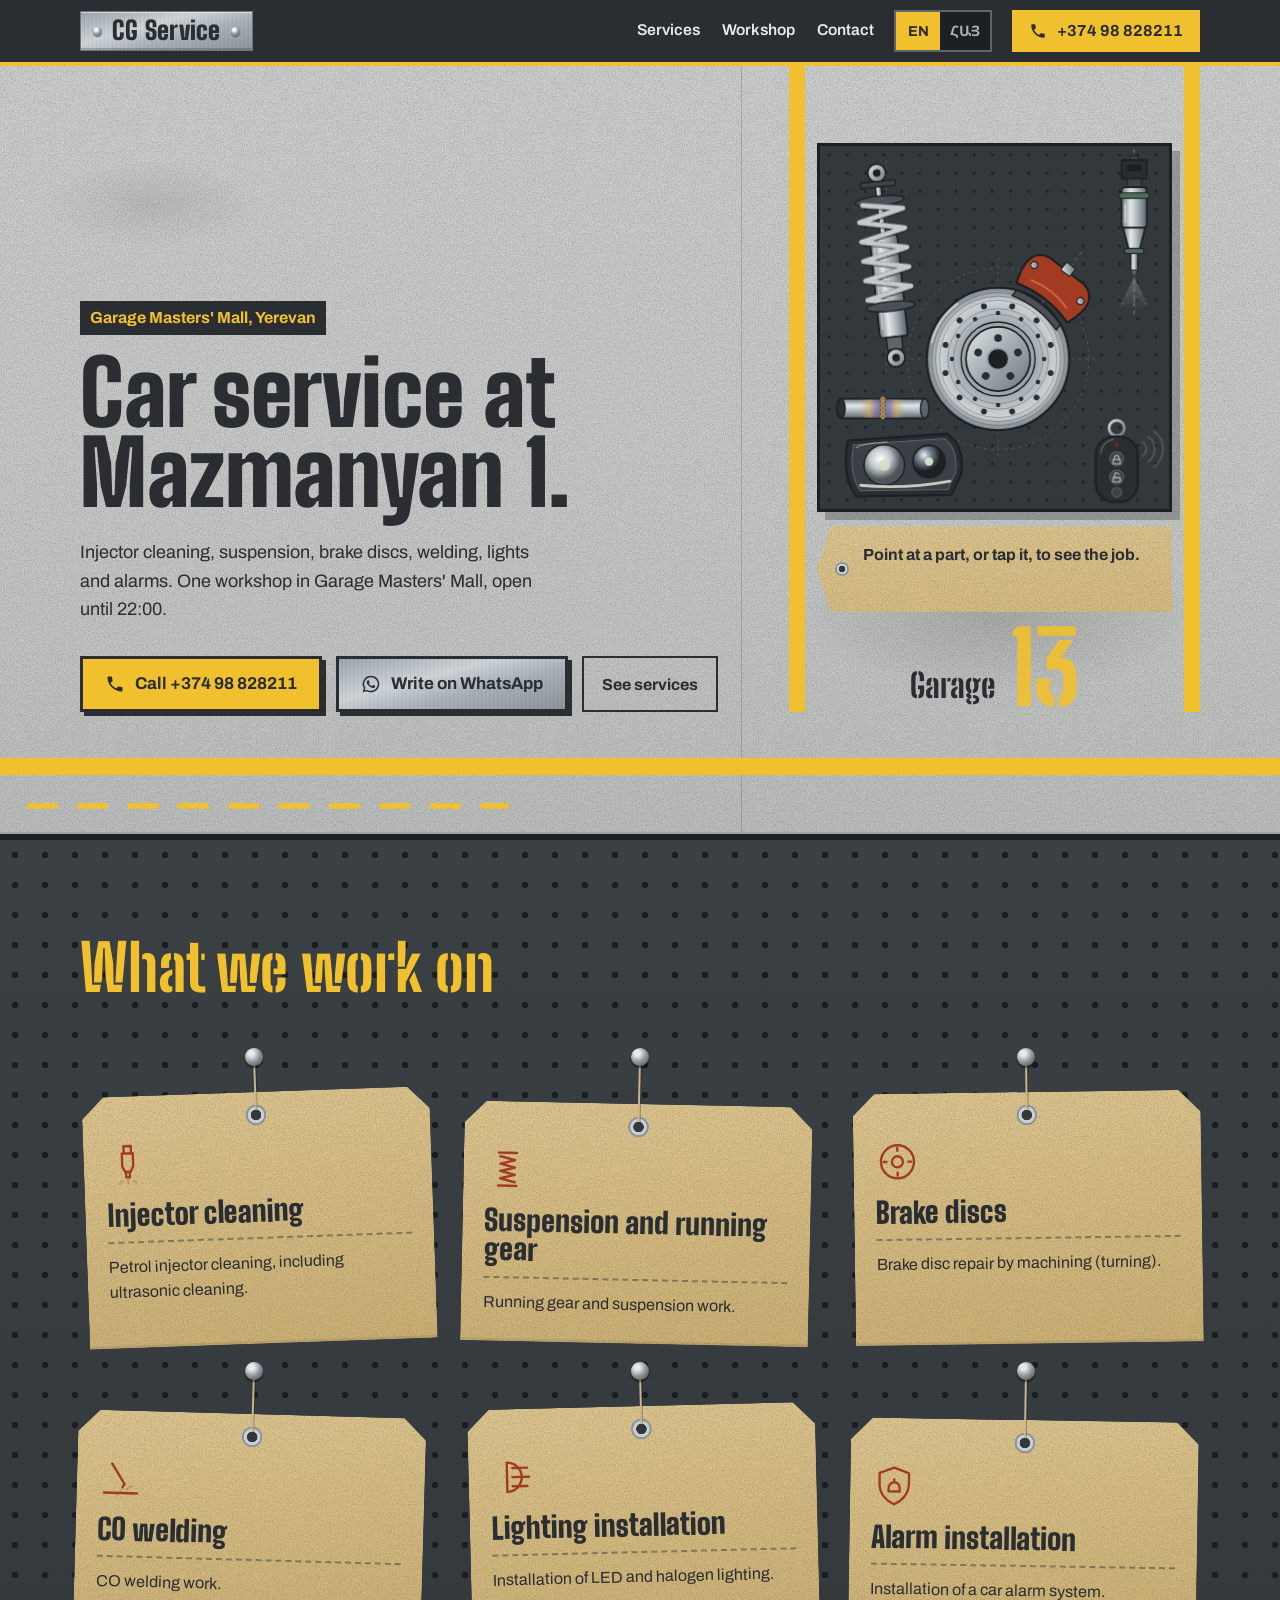
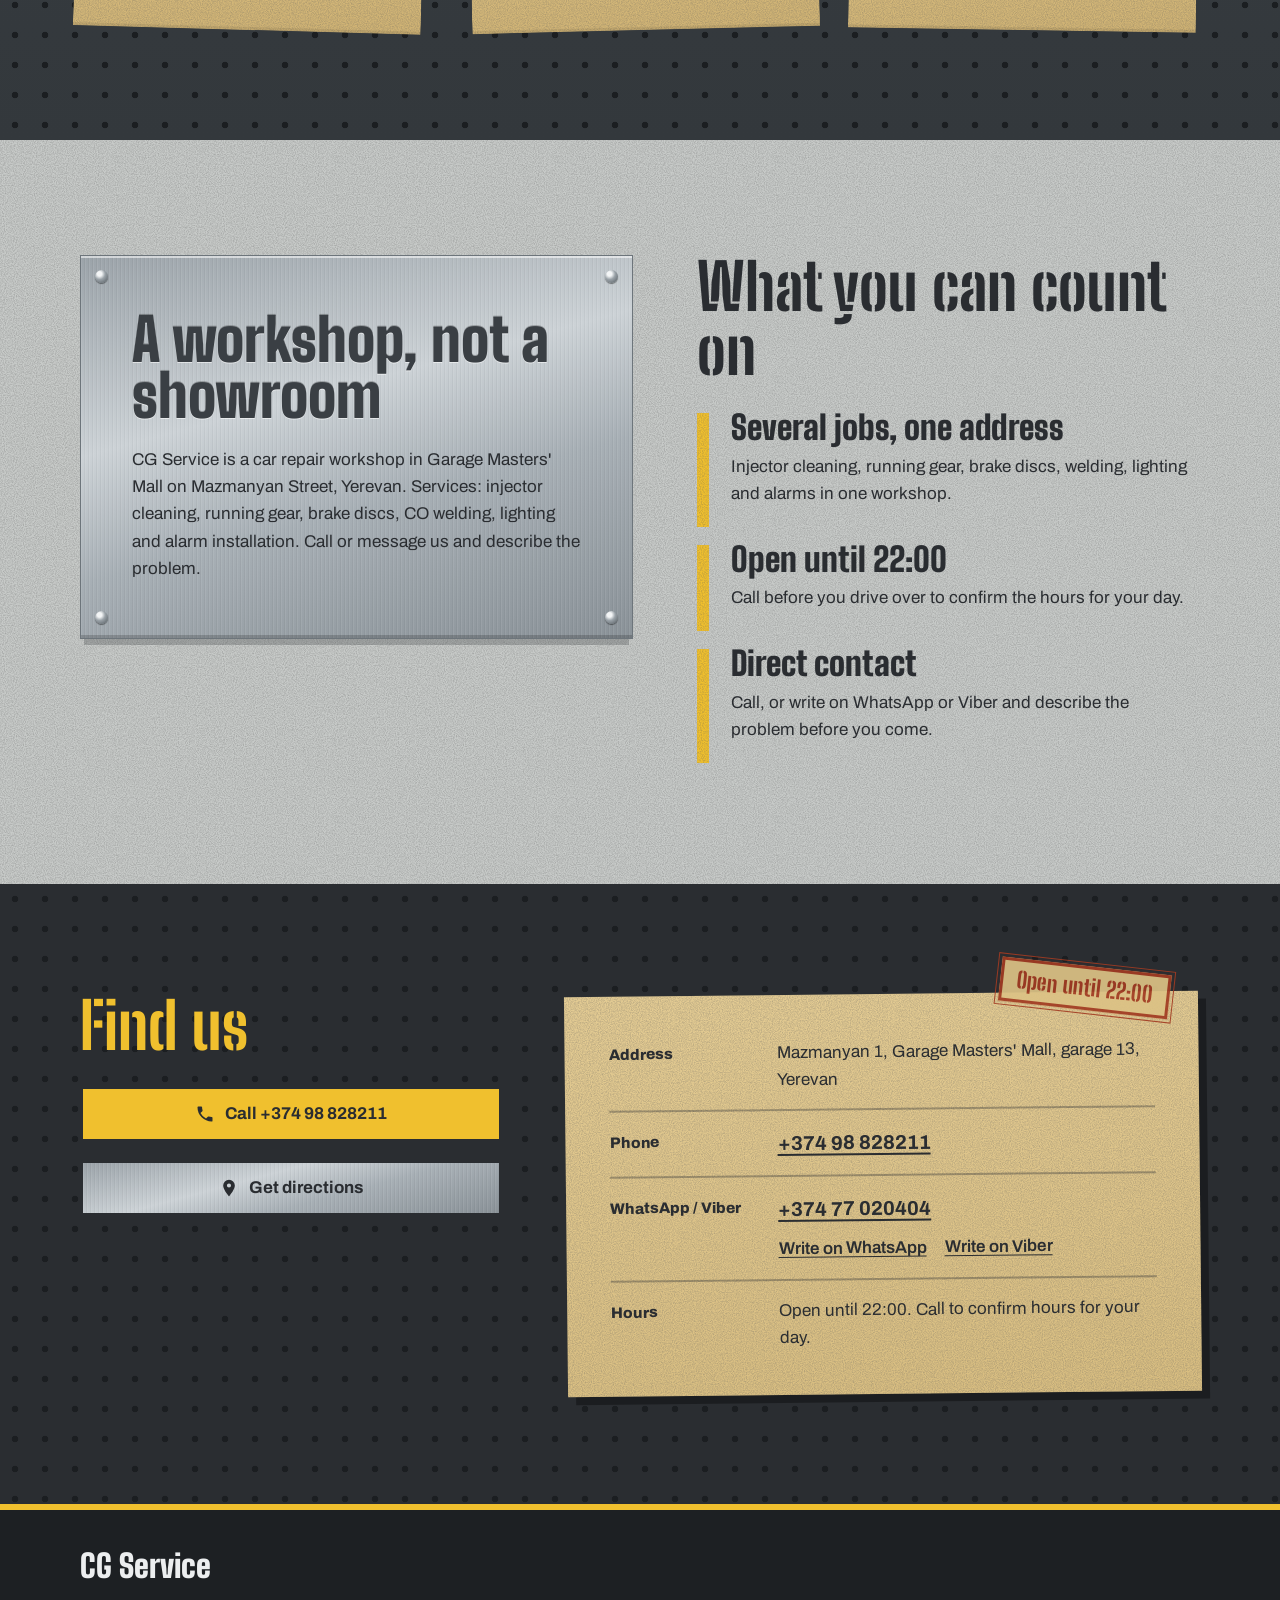
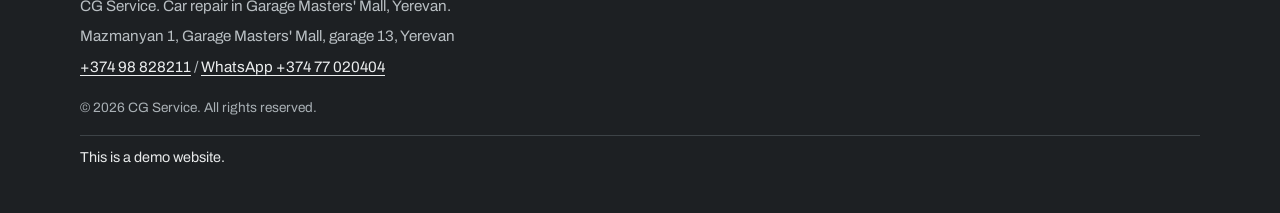
<file: cg-service/index.html>
<!doctype html>
<html lang="en">
<head>
<meta charset="utf-8">
<meta name="viewport" content="width=device-width, initial-scale=1">
<title>CG Service | Car Service in Yerevan, Mazmanyan 1</title>
<meta name="description" content="Car service and auto repair in Garage Masters' Mall, Mazmanyan 1, Yerevan. Injector cleaning, suspension, brake discs, CO welding, lights and alarms. Call +374 98 828211.">
<meta name="robots" content="noindex">
<meta name="theme-color" content="#2a2d31">
<meta property="og:type" content="website">
<meta property="og:title" content="CG Service | Car Service in Yerevan, Mazmanyan 1">
<meta property="og:description" content="Car service and auto repair in Garage Masters' Mall, Mazmanyan 1, Yerevan. Injector cleaning, suspension, brake discs, CO welding, lights and alarms.">
<meta property="og:locale" content="en_US">
<meta property="og:locale:alternate" content="hy_AM">
<link rel="icon" href="data:image/svg+xml,%3Csvg xmlns='http://www.w3.org/2000/svg' viewBox='0 0 64 64'%3E%3Crect width='64' height='64' fill='%232a2d31'/%3E%3Ctext x='32' y='46' font-family='Arial Black,Arial' font-weight='900' font-size='34' text-anchor='middle' fill='%23f0c02e'%3ECG%3C/text%3E%3C/svg%3E">
<link rel="preconnect" href="https://fonts.googleapis.com">
<link rel="preconnect" href="https://fonts.gstatic.com" crossorigin>
<link rel="stylesheet" href="https://fonts.googleapis.com/css2?family=Big+Shoulders+Display:wght@700;900&family=Big+Shoulders+Stencil+Display:wght@800&family=Archivo:wdth,wght@75..100,400..800&family=Noto+Sans+Armenian:wdth,wght@62.5..100,400..900&display=swap">
<link rel="stylesheet" href="css/style.css">
<script>document.documentElement.classList.add("js");</script>
<script type="application/ld+json">
{
  "@context": "https://schema.org",
  "@type": "AutoRepair",
  "name": "CG Service",
  "telephone": "+37498828211",
  "address": {
    "@type": "PostalAddress",
    "streetAddress": "Mazmanyan 1, Garage Masters' Mall, garage 13",
    "addressLocality": "Yerevan",
    "addressCountry": "AM"
  },
  "makesOffer": [
    {"@type": "Offer", "itemOffered": {"@type": "Service", "name": "Injector cleaning"}},
    {"@type": "Offer", "itemOffered": {"@type": "Service", "name": "Suspension and running gear"}},
    {"@type": "Offer", "itemOffered": {"@type": "Service", "name": "Brake discs"}},
    {"@type": "Offer", "itemOffered": {"@type": "Service", "name": "CO welding"}},
    {"@type": "Offer", "itemOffered": {"@type": "Service", "name": "Lighting installation"}},
    {"@type": "Offer", "itemOffered": {"@type": "Service", "name": "Alarm installation"}}
  ]
}
</script>
</head>
<body>
<a class="skip" href="#main" data-i18n="ui.skip">Skip to content</a>

<header class="bar" id="top">
  <div class="bar__in">
    <a class="plate" href="#top" aria-label="CG Service">
      <span class="plate__rivet" aria-hidden="true"></span>
      <span class="plate__name">CG&nbsp;Service</span>
      <span class="plate__rivet" aria-hidden="true"></span>
    </a>
    <button type="button" class="burger" aria-expanded="false" aria-controls="site-nav" aria-label="Menu" data-i18n-aria="ui.menu"><span aria-hidden="true"></span><span aria-hidden="true"></span><span aria-hidden="true"></span></button>
    <nav class="nav" id="site-nav" aria-label="Main">
      <a href="#services" data-i18n="ui.navServices">Services</a>
      <a href="#workshop" data-i18n="ui.navWorkshop">Workshop</a>
      <a href="#contact" data-i18n="ui.navContact">Contact</a>
    </nav>
    <div class="lang" role="group" aria-label="Language">
      <button type="button" data-lang="en" aria-pressed="true" lang="en" aria-label="English">EN</button>
      <button type="button" data-lang="hy" aria-pressed="false" lang="hy" aria-label="Հայերեն">ՀԱՅ</button>
    </div>
    <a class="btn btn--yellow bar__call" href="tel:+37498828211">
      <svg aria-hidden="true" viewBox="0 0 24 24" width="18" height="18"><path d="M6.6 10.8a15.1 15.1 0 0 0 6.6 6.6l2.2-2.2a1 1 0 0 1 1-.25 11.4 11.4 0 0 0 3.6.57 1 1 0 0 1 1 1V20a1 1 0 0 1-1 1A17 17 0 0 1 3 4a1 1 0 0 1 1-1h3.5a1 1 0 0 1 1 1c0 1.25.2 2.45.57 3.57a1 1 0 0 1-.25 1z" fill="currentColor"/></svg>
      <span>+374 98 828211</span>
    </a>
  </div>
</header>

<main id="main">

  <!-- HERO: painted workshop floor -->
  <section class="floor" aria-labelledby="hero-title">
    <svg class="floor__marks" viewBox="0 0 1200 700" preserveAspectRatio="xMidYMid slice" aria-hidden="true">
      <path class="paint paint--1" d="M-20 640 H1220"/>
      <path class="paint paint--thin" d="M40 676 H480"/>
    </svg>
    <div class="floor__in">
      <div class="floor__copy">
        <p class="floor__kicker" data-i18n="hero.eyebrow">Garage Masters' Mall, Yerevan</p>
        <h1 id="hero-title" class="floor__title" data-i18n="hero.title">Car service at Mazmanyan&nbsp;1.</h1>
        <p class="floor__sub" data-i18n="hero.subtitle">Injector cleaning, suspension, brake discs, welding, lights and alarms. One workshop in Garage Masters' Mall, open until 22:00.</p>
        <div class="actions">
          <a class="btn btn--yellow btn--big" href="tel:+37498828211">
            <svg aria-hidden="true" viewBox="0 0 24 24" width="20" height="20"><path d="M6.6 10.8a15.1 15.1 0 0 0 6.6 6.6l2.2-2.2a1 1 0 0 1 1-.25 11.4 11.4 0 0 0 3.6.57 1 1 0 0 1 1 1V20a1 1 0 0 1-1 1A17 17 0 0 1 3 4a1 1 0 0 1 1-1h3.5a1 1 0 0 1 1 1c0 1.25.2 2.45.57 3.57a1 1 0 0 1-.25 1z" fill="currentColor"/></svg>
            <span data-i18n="ctas.call">Call +374 98 828211</span>
          </a>
          <a class="btn btn--steel btn--big" href="https://wa.me/37477020404" target="_blank" rel="noopener">
            <svg aria-hidden="true" viewBox="0 0 24 24" width="20" height="20"><path d="M12 2a10 10 0 0 0-8.6 15.1L2 22l5-1.3A10 10 0 1 0 12 2zm0 18.2a8.2 8.2 0 0 1-4.2-1.1l-.3-.2-3 .8.8-2.9-.2-.3A8.2 8.2 0 1 1 12 20.2zm4.5-6.1c-.25-.12-1.47-.72-1.7-.8-.23-.09-.4-.13-.56.12-.17.25-.64.8-.79.97-.14.17-.29.19-.54.06a6.7 6.7 0 0 1-3.3-2.9c-.25-.43.25-.4.71-1.33.08-.16.04-.3-.02-.43l-.76-1.83c-.2-.48-.4-.41-.56-.42h-.48a.92.92 0 0 0-.66.31 2.8 2.8 0 0 0-.87 2.07 4.8 4.8 0 0 0 1 2.56 11 11 0 0 0 4.24 3.74c1.58.68 2.2.74 2.99.62.48-.07 1.47-.6 1.68-1.18.2-.58.2-1.08.14-1.18-.06-.1-.23-.17-.48-.29z" fill="currentColor"/></svg>
            <span data-i18n="ctas.whatsapp">Write on WhatsApp</span>
          </a>
          <a class="btn btn--line" href="#services" data-i18n="ctas.services">See services</a>
        </div>
      </div>
      <figure class="bay">
        <div class="xp" id="xp">
          <svg class="xp__svg" viewBox="0 0 500 520" role="group" aria-label="Exploded view of the parts we work on" data-i18n-aria="ui.xpLabel">
            <defs>
              <pattern id="xp-peg" width="26" height="26" patternUnits="userSpaceOnUse"><circle cx="13" cy="13" r="2.4" fill="#1b1e21"/></pattern>
              <linearGradient id="xp-steel" x1="0" y1="0" x2="1" y2="1"><stop offset="0" stop-color="#e2e6e9"/><stop offset=".45" stop-color="#a9b1b6"/><stop offset="1" stop-color="#6f777d"/></linearGradient>
              <linearGradient id="xp-steelV" x1="0" y1="0" x2="1" y2="0"><stop offset="0" stop-color="#6d757b"/><stop offset=".35" stop-color="#e4e8ea"/><stop offset=".6" stop-color="#b4bbc0"/><stop offset="1" stop-color="#5d656b"/></linearGradient>
              <linearGradient id="xp-steelH" x1="0" y1="0" x2="0" y2="1"><stop offset="0" stop-color="#6d757b"/><stop offset=".35" stop-color="#e4e8ea"/><stop offset=".6" stop-color="#b4bbc0"/><stop offset="1" stop-color="#5d656b"/></linearGradient>
              <radialGradient id="xp-rotor"><stop offset=".42" stop-color="#959da3"/><stop offset=".82" stop-color="#ced3d6"/><stop offset="1" stop-color="#7a8288"/></radialGradient>
              <radialGradient id="xp-refl" cx=".4" cy=".35"><stop offset="0" stop-color="#ffffff"/><stop offset=".5" stop-color="#c3c9cd"/><stop offset="1" stop-color="#4f565b"/></radialGradient>
              <radialGradient id="xp-lens" cx=".35" cy=".3"><stop offset="0" stop-color="#eef2f4"/><stop offset=".45" stop-color="#6d7f8c"/><stop offset="1" stop-color="#1d2023"/></radialGradient>
              <linearGradient id="xp-beam" x1="0" y1="0" x2="1" y2="0"><stop offset="0" stop-color="#fff6c8" stop-opacity=".95"/><stop offset="1" stop-color="#f0c02e" stop-opacity="0"/></linearGradient>
              <linearGradient id="xp-spray" x1="0" y1="0" x2="0" y2="1"><stop offset="0" stop-color="#eef3f6" stop-opacity=".95"/><stop offset="1" stop-color="#eef3f6" stop-opacity="0"/></linearGradient>
              <linearGradient id="xp-heatL" x1="0" y1="0" x2="1" y2="0"><stop offset="0" stop-color="#c9a24a" stop-opacity="0"/><stop offset=".45" stop-color="#c9a24a" stop-opacity=".55"/><stop offset=".75" stop-color="#7a5f9a" stop-opacity=".65"/><stop offset="1" stop-color="#4a6c9c" stop-opacity=".75"/></linearGradient>
              <linearGradient id="xp-heatR" x1="1" y1="0" x2="0" y2="0"><stop offset="0" stop-color="#c9a24a" stop-opacity="0"/><stop offset=".45" stop-color="#c9a24a" stop-opacity=".55"/><stop offset=".75" stop-color="#7a5f9a" stop-opacity=".65"/><stop offset="1" stop-color="#4a6c9c" stop-opacity=".75"/></linearGradient>
            </defs>

            <rect width="500" height="520" fill="#33383c"/>
            <rect width="500" height="520" fill="url(#xp-peg)" opacity=".75"/>
            <g class="xp__guide" aria-hidden="true">
              <circle cx="255" cy="305" r="130"/>
              <path d="M110 305 H400 M255 160 V450"/>
              <path d="M450 6 V246 M95 20 V330"/>
            </g>

            <!-- shock absorber: suspension and running gear -->
            <g class="part part--shock" data-part="1" data-d="14" style="--ox:-7px;--oy:-5px" tabindex="0" role="button" aria-label="Suspension and running gear">
              <g class="part__body">
                <rect class="hit" x="44" y="18" width="104" height="314"/>
                <g transform="rotate(-6 95 170)">
                  <circle cx="95" cy="38" r="13" fill="url(#xp-steel)" stroke="#1d2023" stroke-width="2.5"/>
                  <circle cx="95" cy="38" r="5.5" fill="#1d2023"/>
                  <rect x="70" y="50" width="50" height="8" rx="2" fill="#3d4347" stroke="#1d2023" stroke-width="2"/>
                  <rect x="91" y="58" width="8" height="80" fill="url(#xp-steelV)" stroke="#1d2023" stroke-width="1.5"/>
                  <ellipse cx="95" cy="78" rx="35" ry="7" fill="#4a5055" stroke="#1d2023" stroke-width="2"/>
                  <rect x="75" y="128" width="40" height="146" rx="5" fill="url(#xp-steelV)" stroke="#1d2023" stroke-width="2.5"/>
                  <path d="M80 140 V262" stroke="#fff" stroke-opacity=".45" stroke-width="2"/>
                  <path class="spring" d="M70 82 L127 92 L63 106 L127 120 L63 134 L127 148 L63 162 L127 176 L63 190 L127 204 L63 218 L120 228" fill="none" stroke-linecap="round" stroke-linejoin="round"/>
                  <ellipse cx="95" cy="230" rx="35" ry="7" fill="#4a5055" stroke="#1d2023" stroke-width="2"/>
                  <rect x="84" y="274" width="22" height="18" fill="#5d656b" stroke="#1d2023" stroke-width="2"/>
                  <circle cx="95" cy="304" r="13" fill="url(#xp-steel)" stroke="#1d2023" stroke-width="2.5"/>
                  <circle cx="95" cy="304" r="5.5" fill="#1d2023"/>
                </g>
              </g>
            </g>

            <!-- welded pipe joint: CO welding -->
            <g class="part part--weld" data-part="3" data-d="18" style="--ox:-7px;--oy:4px" tabindex="0" role="button" aria-label="CO welding">
              <g class="part__body">
                <rect class="hit" x="16" y="322" width="142" height="80"/>
                <rect x="30" y="362" width="57" height="28" fill="url(#xp-steelH)" stroke="#1d2023" stroke-width="2.5"/>
                <rect x="58" y="363" width="29" height="26" fill="url(#xp-heatL)"/>
                <rect x="93" y="362" width="57" height="28" fill="url(#xp-steelH)" stroke="#1d2023" stroke-width="2.5"/>
                <rect x="93" y="363" width="29" height="26" fill="url(#xp-heatR)"/>
                <ellipse cx="30" cy="376" rx="6" ry="14" fill="#2a2d31" stroke="#1d2023" stroke-width="2"/>
                <ellipse cx="150" cy="376" rx="6" ry="14" fill="#5d656b" stroke="#1d2023" stroke-width="2"/>
                <path class="bead" d="M90 360 q-5 3 0 6 q-5 3 0 6 q-5 3 0 6 q-5 3 0 6 q-5 3 0 6 q5 -3 0 -6 M90 360 q5 3 0 6 q5 3 0 6 q5 3 0 6 q5 3 0 6 q5 3 0 6" fill="none" stroke-width="3" stroke-linecap="round"/>
                <g class="sparks" stroke-linecap="round">
                  <path d="M90 358 L78 336 M90 358 L92 330 M90 358 L106 338 M90 358 L70 350 M90 358 L112 352"/>
                  <circle cx="74" cy="332" r="1.8"/><circle cx="110" cy="332" r="1.8"/><circle cx="100" cy="326" r="1.4"/>
                </g>
              </g>
            </g>

            <!-- brake disc and caliper -->
            <g class="part part--brake" data-part="2" data-d="8" style="--ox:0px;--oy:0px" tabindex="0" role="button" aria-label="Brake discs">
              <g class="part__body">
                <circle class="hit" cx="262" cy="295" r="142"/>
                <g transform="translate(255 305)">
                  <g class="rotor">
                    <circle r="102" fill="url(#xp-rotor)" stroke="#1d2023" stroke-width="3"/>
                    <g fill="none" stroke="#4f565b" stroke-width="1" opacity=".6"><circle r="95"/><circle r="90"/><circle r="84"/><circle r="72"/><circle r="64"/></g>
                    <g fill="#2a2d31">
                      <circle cx="78" r="4.2" transform="rotate(15)"/><circle cx="78" r="4.2" transform="rotate(45)"/><circle cx="78" r="4.2" transform="rotate(75)"/><circle cx="78" r="4.2" transform="rotate(105)"/><circle cx="78" r="4.2" transform="rotate(135)"/><circle cx="78" r="4.2" transform="rotate(165)"/><circle cx="78" r="4.2" transform="rotate(195)"/><circle cx="78" r="4.2" transform="rotate(225)"/><circle cx="78" r="4.2" transform="rotate(255)"/><circle cx="78" r="4.2" transform="rotate(285)"/><circle cx="78" r="4.2" transform="rotate(315)"/><circle cx="78" r="4.2" transform="rotate(345)"/>
                      <circle cx="66" r="3.2"/><circle cx="66" r="3.2" transform="rotate(30)"/><circle cx="66" r="3.2" transform="rotate(60)"/><circle cx="66" r="3.2" transform="rotate(90)"/><circle cx="66" r="3.2" transform="rotate(120)"/><circle cx="66" r="3.2" transform="rotate(150)"/><circle cx="66" r="3.2" transform="rotate(180)"/><circle cx="66" r="3.2" transform="rotate(210)"/><circle cx="66" r="3.2" transform="rotate(240)"/><circle cx="66" r="3.2" transform="rotate(270)"/><circle cx="66" r="3.2" transform="rotate(300)"/><circle cx="66" r="3.2" transform="rotate(330)"/>
                    </g>
                    <circle r="53" fill="none" stroke="#1d2023" stroke-width="2"/>
                    <circle r="46" fill="url(#xp-steel)" stroke="#1d2023" stroke-width="2.5"/>
                    <g fill="#2a2d31"><circle cx="30" r="5.5" transform="rotate(-90)"/><circle cx="30" r="5.5" transform="rotate(-18)"/><circle cx="30" r="5.5" transform="rotate(54)"/><circle cx="30" r="5.5" transform="rotate(126)"/><circle cx="30" r="5.5" transform="rotate(198)"/></g>
                    <circle r="15" fill="#1d2023" stroke="#8e969c" stroke-width="2"/>
                    <path d="M-95 -24 A98 98 0 0 1 -58 -79" fill="none" stroke="#fff" stroke-opacity=".5" stroke-width="3" stroke-linecap="round"/>
                  </g>
                  <g class="cal-slide">
                    <g transform="rotate(-52) translate(26 0)">
                      <path class="xp__axis" d="M20 0 H170"/>
                      <path d="M58 -40 Q70 0 58 40 L68 40 Q80 0 68 -40Z" fill="#4a4f54" stroke="#1d2023" stroke-width="2"/>
                      <path d="M76 -46 Q126 -66 134 -32 L134 32 Q126 66 76 46 Q90 0 76 -46Z" fill="#a23b22" stroke="#1d2023" stroke-width="3" stroke-linejoin="round"/>
                      <path d="M92 -32 Q102 0 92 32" fill="none" stroke="#d0603f" stroke-width="3" stroke-linecap="round"/>
                      <circle cx="112" cy="-42" r="5" fill="url(#xp-steel)" stroke="#1d2023" stroke-width="1.5"/>
                      <circle cx="112" cy="42" r="5" fill="url(#xp-steel)" stroke="#1d2023" stroke-width="1.5"/>
                      <rect x="130" y="-8" width="14" height="16" rx="2" fill="url(#xp-steel)" stroke="#1d2023" stroke-width="1.5"/>
                    </g>
                  </g>
                </g>
              </g>
            </g>

            <!-- injector -->
            <g class="part part--inj" data-part="0" data-d="16" style="--ox:6px;--oy:-6px" tabindex="0" role="button" aria-label="Injector cleaning">
              <g class="part__body">
                <rect class="hit" x="420" y="6" width="62" height="234"/>
                <path class="xp__axis" d="M450 4 V244"/>
                <rect x="444" y="14" width="12" height="7" rx="1.5" fill="#3d4347" stroke="#1d2023" stroke-width="1.5"/>
                <rect x="432" y="20" width="36" height="27" rx="3" fill="#2a2d31" stroke="#1d2023" stroke-width="2.5"/>
                <rect x="440" y="27" width="20" height="9" rx="1" fill="#1d2023"/>
                <rect x="440" y="47" width="20" height="12" fill="#3d4347" stroke="#1d2023" stroke-width="1.5"/>
                <rect x="432" y="59" width="36" height="58" rx="5" fill="url(#xp-steelV)" stroke="#1d2023" stroke-width="2.5"/>
                <rect x="428" y="67" width="44" height="8" rx="4" fill="#4e6e5a" stroke="#1d2023" stroke-width="1.5"/>
                <path d="M437 82 V110" stroke="#fff" stroke-opacity=".55" stroke-width="2"/>
                <path d="M434 117 L466 117 L458 147 L442 147Z" fill="url(#xp-steelV)" stroke="#1d2023" stroke-width="2.5" stroke-linejoin="round"/>
                <rect x="436" y="147" width="28" height="7" rx="3.5" fill="#4e6e5a" stroke="#1d2023" stroke-width="1.5"/>
                <rect x="445" y="154" width="10" height="24" fill="url(#xp-steelV)" stroke="#1d2023" stroke-width="1.5"/>
                <path d="M445 178 L455 178 L452 185 L448 185Z" fill="#5d656b" stroke="#1d2023" stroke-width="1"/>
                <g class="spray">
                  <path d="M450 188 L428 230 Q450 240 472 230 Z" fill="url(#xp-spray)"/>
                  <circle cx="440" cy="214" r="1.6"/><circle cx="458" cy="210" r="1.6"/><circle cx="450" cy="222" r="1.4"/><circle cx="434" cy="226" r="1.2"/><circle cx="466" cy="226" r="1.2"/>
                </g>
              </g>
            </g>

            <!-- headlight -->
            <g class="part part--light" data-part="4" data-d="12" style="--ox:-6px;--oy:6px" tabindex="0" role="button" aria-label="Lighting installation">
              <g class="part__body">
                <rect class="hit" x="24" y="404" width="190" height="104"/>
                <path class="beam" d="M198 440 L346 412 L346 508 L198 476 Z" fill="url(#xp-beam)"/>
                <path d="M40 422 L182 412 Q208 430 202 470 L188 500 L52 502 Q30 472 40 422 Z" fill="#2a2d31" stroke="#1d2023" stroke-width="3" stroke-linejoin="round"/>
                <path d="M48 428 L178 419 Q198 434 194 468 L183 492 L58 494 Q40 470 48 428 Z" fill="#3a4045" stroke="#5d656b" stroke-width="1.5"/>
                <circle cx="92" cy="457" r="29" fill="url(#xp-refl)" stroke="#1d2023" stroke-width="2"/>
                <circle class="bulb" cx="92" cy="457" r="8"/>
                <circle cx="156" cy="452" r="23" fill="url(#xp-lens)" stroke="#1d2023" stroke-width="2.5"/>
                <circle class="bulb bulb--lens" cx="156" cy="452" r="6"/>
                <path class="drl" d="M58 486 Q120 492 186 480" fill="none" stroke-width="4" stroke-linecap="round"/>
                <path d="M52 432 Q60 426 96 424" fill="none" stroke="#fff" stroke-opacity=".35" stroke-width="2" stroke-linecap="round"/>
              </g>
            </g>

            <!-- alarm key fob -->
            <g class="part part--alarm" data-part="5" data-d="18" style="--ox:6px;--oy:6px" tabindex="0" role="button" aria-label="Alarm installation">
              <g class="part__body">
                <rect class="hit" x="380" y="386" width="112" height="130"/>
                <circle cx="425" cy="404" r="11" fill="none" stroke="url(#xp-steel)" stroke-width="4"/>
                <rect x="395" y="416" width="60" height="94" rx="26" fill="#2a2d31" stroke="#1d2023" stroke-width="3"/>
                <path d="M402 440 Q404 424 420 420" fill="none" stroke="#fff" stroke-opacity=".25" stroke-width="2" stroke-linecap="round"/>
                <circle class="led" cx="425" cy="428" r="3.2"/>
                <circle cx="425" cy="448" r="10" fill="#3d4347" stroke="#5d656b" stroke-width="1.5"/>
                <path d="M420 449 h10 v6 h-10z M422 449 v-3 a3 3 0 0 1 6 0 v3" fill="none" stroke="#c3c9cd" stroke-width="1.5"/>
                <circle cx="425" cy="474" r="10" fill="#3d4347" stroke="#5d656b" stroke-width="1.5"/>
                <path d="M420 475 h10 v6 h-10z M422 475 v-3 a3 3 0 0 1 6 -1" fill="none" stroke="#c3c9cd" stroke-width="1.5"/>
                <circle cx="425" cy="496" r="7" fill="#3d4347" stroke="#5d656b" stroke-width="1.5"/>
                <g class="waves" fill="none" stroke-linecap="round">
                  <path d="M462 424 a12 12 0 0 1 0 20"/>
                  <path d="M470 416 a22 22 0 0 1 0 36"/>
                  <path d="M478 408 a32 32 0 0 1 0 52"/>
                </g>
              </g>
            </g>
          </svg>
        </div>
        <figcaption class="xp__read" aria-live="polite">
          <span class="xp__name" id="xp-name">Point at a part to see the job</span>
          <span class="xp__desc" id="xp-desc"></span>
        </figcaption>
        <p class="bay__plate" aria-hidden="true">
          <span class="bay__word" data-i18n="ui.garage">Garage</span>
          <span class="bay__num">13</span>
        </p>
      </figure>
    </div>
  </section>

  <!-- SERVICES: job tags on a rail -->
  <section class="rack" id="services" aria-labelledby="services-title">
    <div class="wrap">
      <h2 id="services-title" class="stencil-h" data-i18n="ui.servicesTitle">What we work on</h2>
    </div>
    <ul class="tags wrap" role="list">
      <li class="tag"><div class="tag__card">
        <svg class="tag__ico" viewBox="0 0 48 48" aria-hidden="true"><path d="M20 4h8v8h-8zM18 12h12v14l-3 6h-6l-3-6zM22 32h4v6h-4z"/><path class="spray" d="M24 40v4M18 42l-3 3M30 42l3 3"/></svg>
        <h3 data-i18n="services.0.name">Injector cleaning</h3>
        <p data-i18n="services.0.desc">Petrol injector cleaning, including ultrasonic cleaning.</p>
      </div></li>
      <li class="tag"><div class="tag__card">
        <svg class="tag__ico" viewBox="0 0 48 48" aria-hidden="true"><path d="M14 6h20M14 42h20"/><path d="M16 10l16 4-16 4 16 4-16 4 16 4-16 4 16 4"/></svg>
        <h3 data-i18n="services.1.name">Suspension and running gear</h3>
        <p data-i18n="services.1.desc">Running gear and suspension work.</p>
      </div></li>
      <li class="tag"><div class="tag__card">
        <svg class="tag__ico" viewBox="0 0 48 48" aria-hidden="true"><circle cx="24" cy="24" r="18"/><circle cx="24" cy="24" r="6"/><path d="M24 9v3M24 36v3M9 24h3M36 24h3"/></svg>
        <h3 data-i18n="services.2.name">Brake discs</h3>
        <p data-i18n="services.2.desc">Brake disc repair by machining (turning).</p>
      </div></li>
      <li class="tag"><div class="tag__card">
        <svg class="tag__ico" viewBox="0 0 48 48" aria-hidden="true"><path d="M6 40h36"/><path d="M14 8l14 22"/><path d="M28 30l-2 4"/><path class="spray" d="M30 36l6-4M31 40l7 0M24 38l-4 4"/></svg>
        <h3 data-i18n="services.3.name">CO welding</h3>
        <p data-i18n="services.3.desc">CO welding work.</p>
      </div></li>
      <li class="tag"><div class="tag__card">
        <svg class="tag__ico" viewBox="0 0 48 48" aria-hidden="true"><path d="M18 8a14 14 0 0 1 0 32z"/><path d="M24 14h16M24 24h18M24 34h16"/></svg>
        <h3 data-i18n="services.4.name">Lighting installation</h3>
        <p data-i18n="services.4.desc">Installation of LED and halogen lighting.</p>
      </div></li>
      <li class="tag"><div class="tag__card">
        <svg class="tag__ico" viewBox="0 0 48 48" aria-hidden="true"><path d="M24 4l16 6v12c0 10-7 18-16 22C15 40 8 32 8 22V10z"/><path d="M18 26a6 6 0 0 1 12 0v4H18zM24 20v-3"/></svg>
        <h3 data-i18n="services.5.name">Alarm installation</h3>
        <p data-i18n="services.5.desc">Installation of a car alarm system.</p>
      </div></li>
    </ul>
  </section>

  <!-- WORKSHOP: steel plate + floor-line commitments -->
  <section class="shop" id="workshop" aria-labelledby="about-title">
    <div class="wrap shop__grid">
      <article class="steel">
        <span class="rivet rivet--tl" aria-hidden="true"></span><span class="rivet rivet--tr" aria-hidden="true"></span>
        <span class="rivet rivet--bl" aria-hidden="true"></span><span class="rivet rivet--br" aria-hidden="true"></span>
        <h2 id="about-title" class="steel__h" data-i18n="about.title">A workshop, not a showroom</h2>
        <p data-i18n="about.text">CG Service is a car repair workshop in Garage Masters' Mall on Mazmanyan Street, Yerevan. Services: injector cleaning, running gear, brake discs, CO welding, lighting and alarm installation. Call or message us and describe the problem.</p>
      </article>
      <div class="lanes">
        <h2 class="stencil-h stencil-h--dark" data-i18n="whyUs.title">What you can count on</h2>
        <ul role="list">
          <li class="lane">
            <h3 data-i18n="whyUs.items.0.title">Several jobs, one address</h3>
            <p data-i18n="whyUs.items.0.text">Injector cleaning, running gear, brake discs, welding, lighting and alarms in one workshop.</p>
          </li>
          <li class="lane">
            <h3 data-i18n="whyUs.items.1.title">Open until 22:00</h3>
            <p data-i18n="whyUs.items.1.text">Call before you drive over to confirm the hours for your day.</p>
          </li>
          <li class="lane">
            <h3 data-i18n="whyUs.items.2.title">Direct contact</h3>
            <p data-i18n="whyUs.items.2.text">Call, or write on WhatsApp or Viber and describe the problem before you come.</p>
          </li>
        </ul>
      </div>
    </div>
  </section>

  <!-- CONTACT: work order sheet -->
  <section class="order" id="contact" aria-labelledby="contact-title">
    <div class="wrap order__grid">
      <div class="order__lead">
        <h2 id="contact-title" class="stencil-h" data-i18n="contact.title">Find us</h2>
        <a class="btn btn--yellow btn--big btn--block" href="tel:+37498828211">
          <svg aria-hidden="true" viewBox="0 0 24 24" width="20" height="20"><path d="M6.6 10.8a15.1 15.1 0 0 0 6.6 6.6l2.2-2.2a1 1 0 0 1 1-.25 11.4 11.4 0 0 0 3.6.57 1 1 0 0 1 1 1V20a1 1 0 0 1-1 1A17 17 0 0 1 3 4a1 1 0 0 1 1-1h3.5a1 1 0 0 1 1 1c0 1.25.2 2.45.57 3.57a1 1 0 0 1-.25 1z" fill="currentColor"/></svg>
          <span data-i18n="ctas.call">Call +374 98 828211</span>
        </a>
        <a class="btn btn--steel btn--big btn--block" href="https://yandex.com/maps/?text=Mazmanyan%201%2C%20Garage%20Masters%27%20Mall%2C%20Yerevan" target="_blank" rel="noopener">
          <svg aria-hidden="true" viewBox="0 0 24 24" width="20" height="20"><path d="M12 2a7 7 0 0 0-7 7c0 5.2 7 13 7 13s7-7.8 7-13a7 7 0 0 0-7-7zm0 9.5A2.5 2.5 0 1 1 12 6.5a2.5 2.5 0 0 1 0 5z" fill="currentColor"/></svg>
          <span data-i18n="ctas.directions">Get directions</span>
        </a>
      </div>

      <div class="sheet">
        <div class="sheet__stamp" aria-hidden="true"><span data-i18n="ui.stamp">Open until 22:00</span></div>
        <dl class="sheet__rows">
          <div class="row">
            <dt data-i18n="ui.address">Address</dt>
            <dd data-i18n="contact.address">Mazmanyan 1, Garage Masters' Mall, garage 13, Yerevan</dd>
          </div>
          <div class="row">
            <dt data-i18n="ui.phone">Phone</dt>
            <dd><a href="tel:+37498828211">+374 98 828211</a></dd>
          </div>
          <div class="row">
            <dt>WhatsApp / Viber</dt>
            <dd>
              <a href="tel:+37477020404">+374 77 020404</a>
              <span class="row__links">
                <a href="https://wa.me/37477020404" target="_blank" rel="noopener" data-i18n="ctas.whatsapp">Write on WhatsApp</a>
                <a href="viber://chat?number=%2B37477020404" data-i18n="ui.viber">Write on Viber</a>
              </span>
            </dd>
          </div>
          <div class="row">
            <dt data-i18n="ui.hours">Hours</dt>
            <dd data-i18n="contact.hours">Open until 22:00. Call to confirm hours for your day.</dd>
          </div>
        </dl>
      </div>
    </div>
  </section>
</main>

<footer class="foot">
  <div class="wrap foot__in">
    <p class="foot__name">CG Service</p>
    <p data-i18n="footer.tagline">CG Service. Car repair in Garage Masters' Mall, Yerevan.</p>
    <p data-i18n="footer.address">Mazmanyan 1, Garage Masters' Mall, garage 13, Yerevan</p>
    <p><a href="tel:+37498828211">+374 98 828211</a> <span aria-hidden="true">/</span> <a href="https://wa.me/37477020404" target="_blank" rel="noopener">WhatsApp +374 77 020404</a></p>
    <p class="foot__small">&copy; <span id="year">2026</span> CG Service. <span data-i18n="footer.rights">All rights reserved.</span></p>
    <p class="foot__demo" data-i18n="footer.demo">This is a demo website.</p>
  </div>
</footer>

<nav class="dock" aria-label="Quick contact">
  <a class="dock__call" href="tel:+37498828211">
    <svg aria-hidden="true" viewBox="0 0 24 24" width="20" height="20"><path d="M6.6 10.8a15.1 15.1 0 0 0 6.6 6.6l2.2-2.2a1 1 0 0 1 1-.25 11.4 11.4 0 0 0 3.6.57 1 1 0 0 1 1 1V20a1 1 0 0 1-1 1A17 17 0 0 1 3 4a1 1 0 0 1 1-1h3.5a1 1 0 0 1 1 1c0 1.25.2 2.45.57 3.57a1 1 0 0 1-.25 1z" fill="currentColor"/></svg>
    <span data-i18n="ui.dockCall">Call</span>
  </a>
  <a href="https://wa.me/37477020404" target="_blank" rel="noopener">WhatsApp</a>
  <a href="https://yandex.com/maps/?text=Mazmanyan%201%2C%20Garage%20Masters%27%20Mall%2C%20Yerevan" target="_blank" rel="noopener" data-i18n="ui.dockRoute">Route</a>
</nav>

<script src="js/main.js"></script>
</body>
</html>
</file>
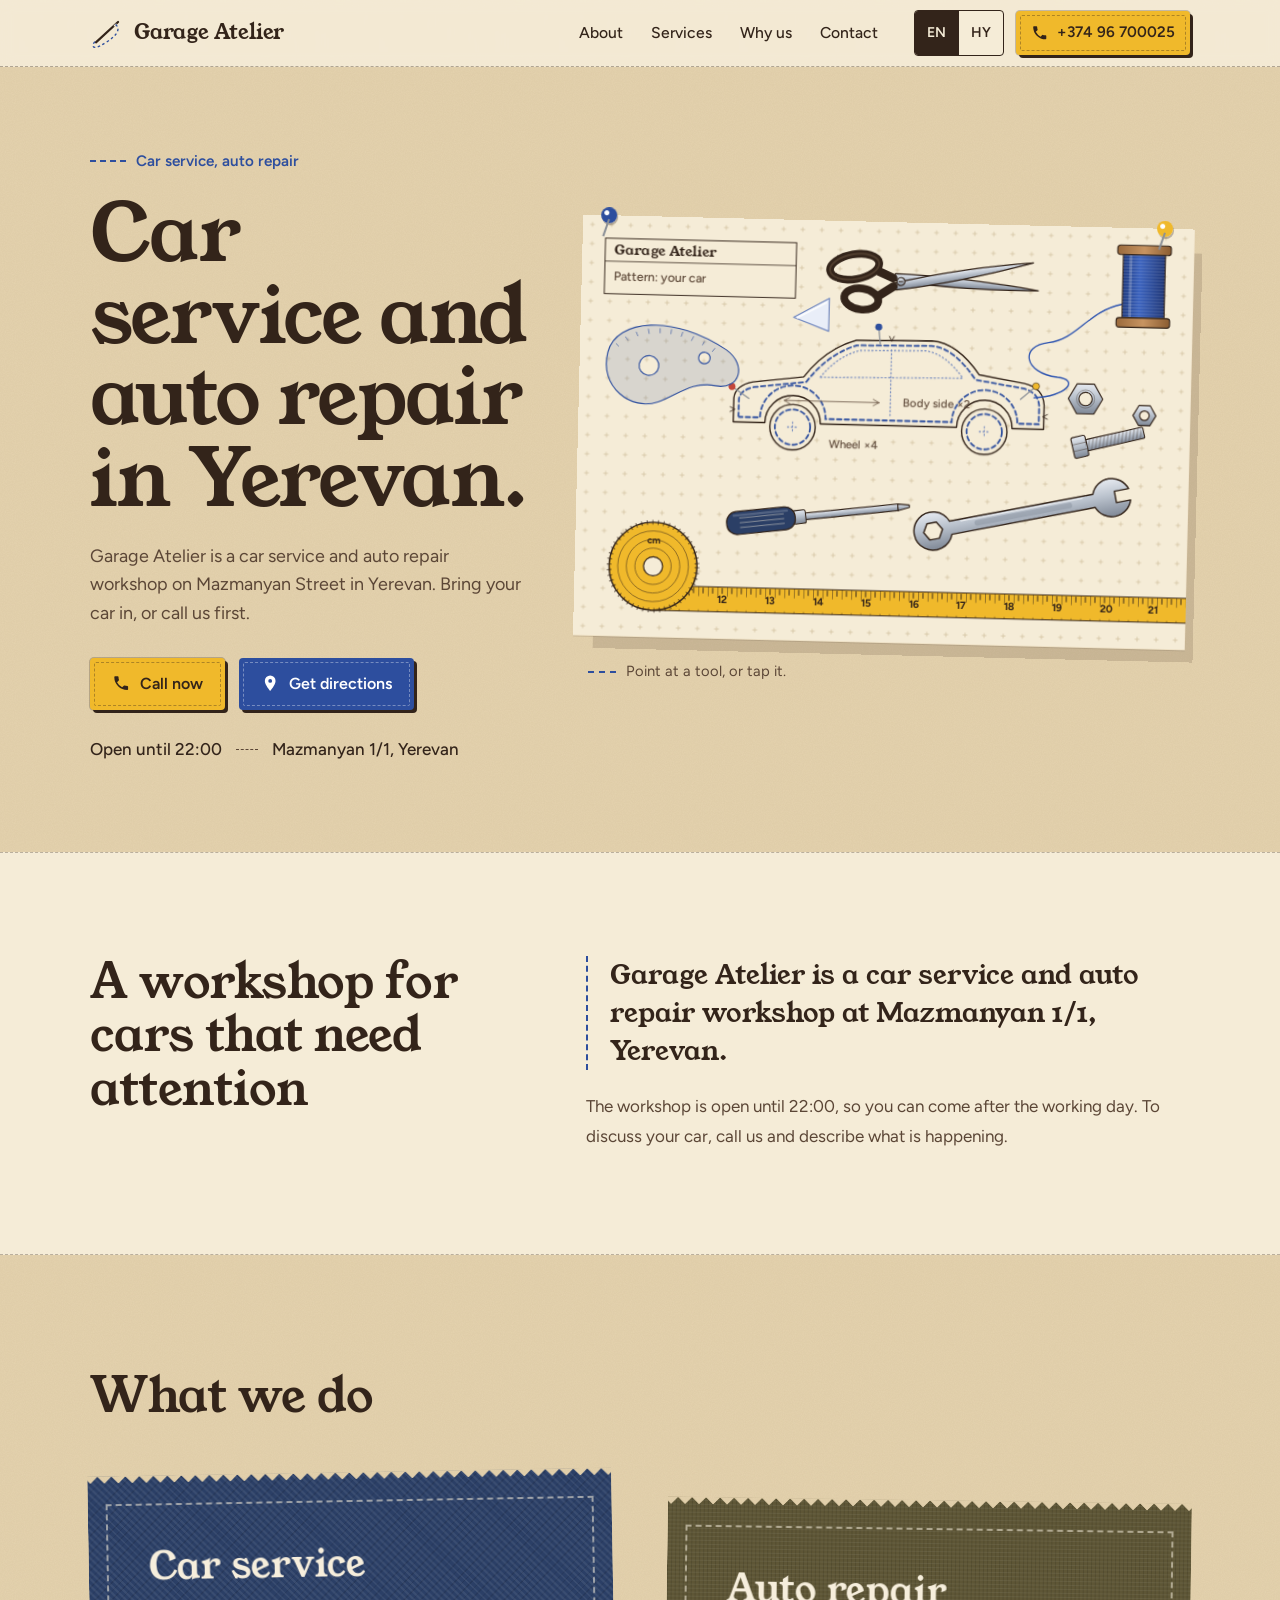
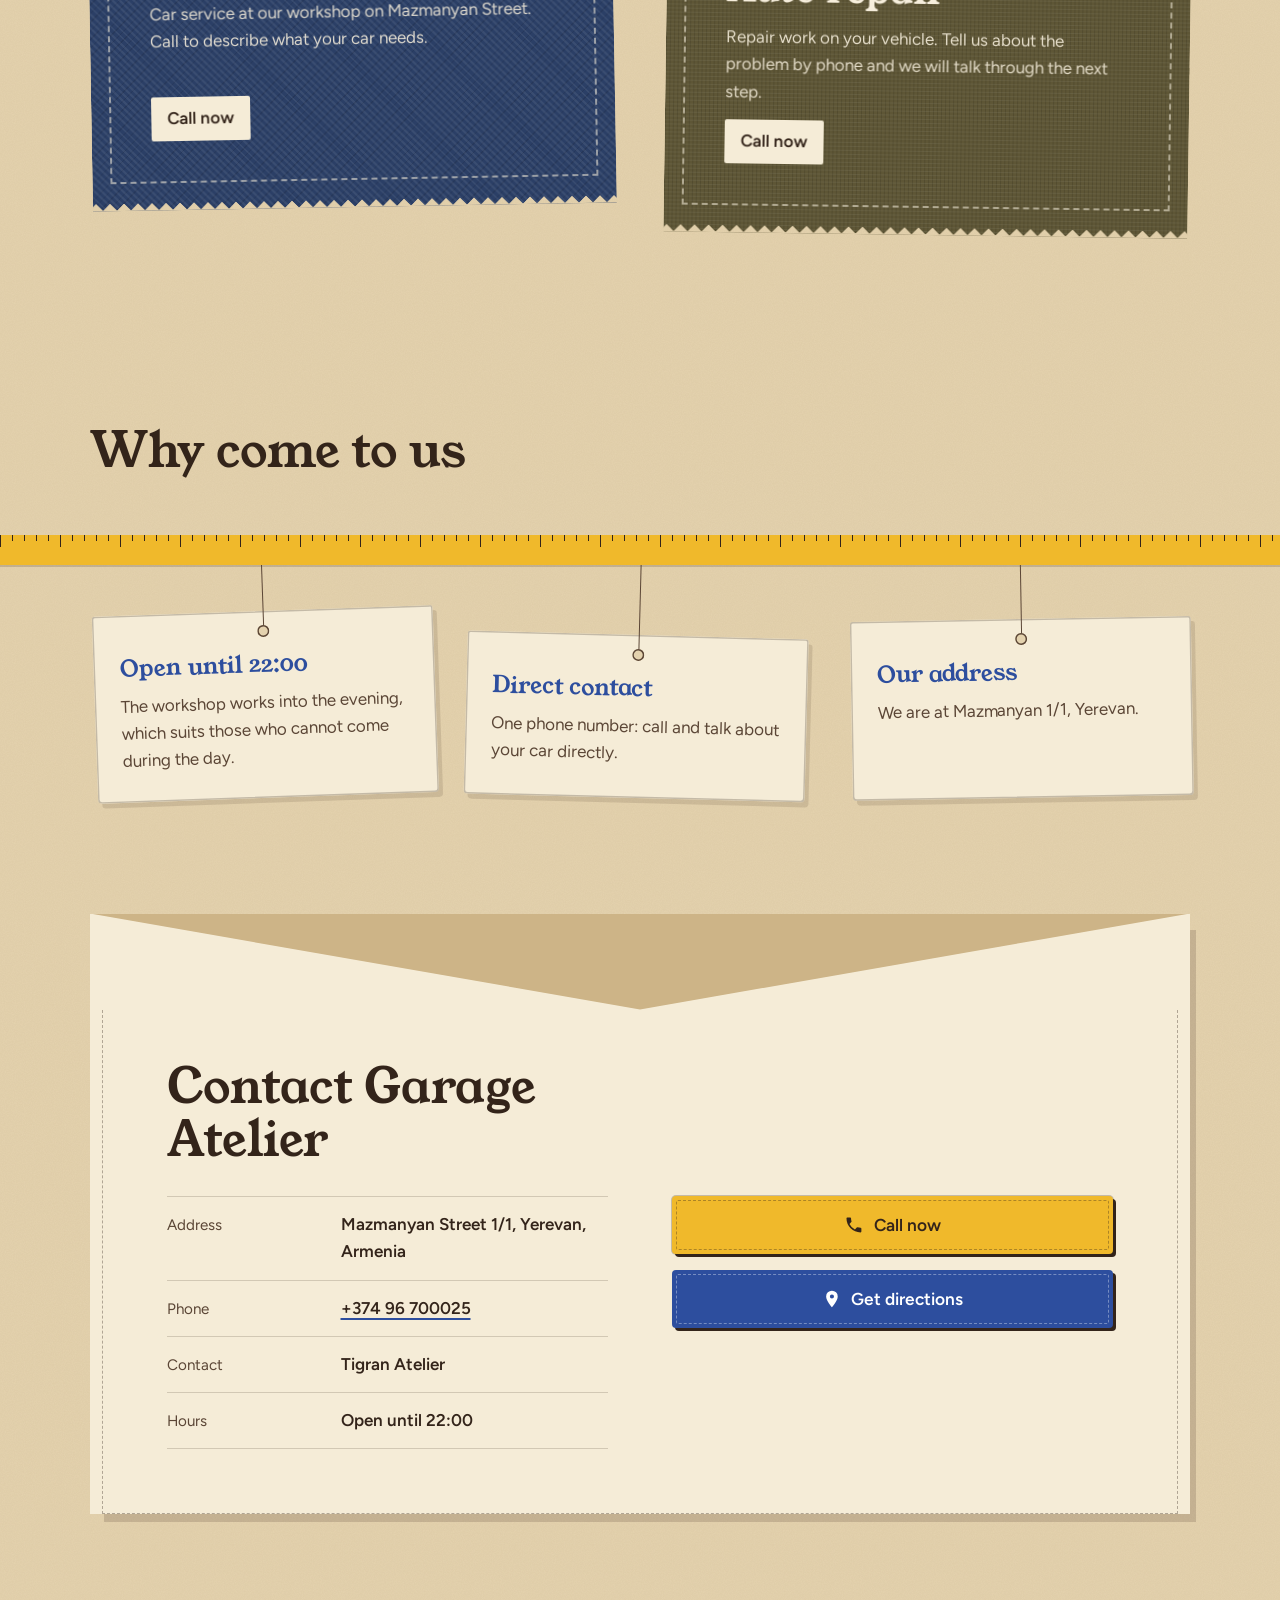
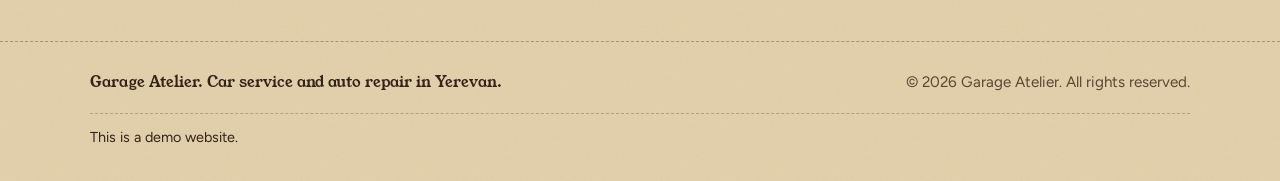
<file: garage-atelier/index.html>
<!doctype html>
<html lang="en">
<head>
<meta charset="utf-8">
<meta name="viewport" content="width=device-width, initial-scale=1">
<title>Garage Atelier | Car Service in Yerevan, Mazmanyan 1/1</title>
<meta name="description" content="Garage Atelier is a car service and auto repair workshop at Mazmanyan 1/1, Yerevan. Open until 22:00. Call +374 96 700025.">
<meta name="robots" content="noindex">
<meta name="theme-color" content="#E4D2AE">
<meta property="og:type" content="website">
<meta property="og:title" content="Garage Atelier | Car Service in Yerevan, Mazmanyan 1/1">
<meta property="og:description" content="Garage Atelier is a car service and auto repair workshop at Mazmanyan 1/1, Yerevan. Open until 22:00. Call +374 96 700025.">
<meta property="og:locale" content="en_US">
<meta property="og:locale:alternate" content="hy_AM">
<link rel="icon" href="data:image/svg+xml,%3Csvg xmlns='http://www.w3.org/2000/svg' viewBox='0 0 32 32'%3E%3Crect width='32' height='32' rx='6' fill='%23E4D2AE'/%3E%3Cpath d='M6 22 L26 8' stroke='%2333241A' stroke-width='2.4' stroke-linecap='round'/%3E%3Cellipse cx='23.5' cy='9.8' rx='1.6' ry='.8' transform='rotate(-35 23.5 9.8)' fill='%23E4D2AE'/%3E%3Cpath d='M6 26 h3 m3 0 h3 m3 0 h3 m3 0 h3' stroke='%232D4E9E' stroke-width='2' stroke-linecap='round'/%3E%3C/svg%3E">
<script>
  document.documentElement.className += " js";
  try { if (localStorage.getItem("garage-atelier-lang") === "hy") document.documentElement.lang = "hy"; } catch (e) {}
</script>
<link rel="preconnect" href="https://fonts.googleapis.com">
<link rel="preconnect" href="https://fonts.gstatic.com" crossorigin>
<link href="https://fonts.googleapis.com/css2?family=Young+Serif&family=Figtree:wght@400;500;600;700&family=Noto+Serif+Armenian:wght@400;500&family=Noto+Sans+Armenian:wght@400;500;600;700&display=swap" rel="stylesheet">
<link rel="stylesheet" href="css/style.css">
<script type="application/ld+json">
{
  "@context": "https://schema.org",
  "@type": "AutoRepair",
  "name": "Garage Atelier",
  "description": "Car service and auto repair workshop in Yerevan.",
  "telephone": "+37496700025",
  "address": {
    "@type": "PostalAddress",
    "streetAddress": "Mazmanyan Street 1/1",
    "addressLocality": "Yerevan",
    "addressCountry": "AM"
  }
}
</script>
</head>
<body>
<a class="skip" href="#main" data-i18n="skip">Skip to content</a>

<header class="top" id="top">
  <div class="top__inner">
    <a class="brand" href="#top" aria-label="Garage Atelier">
      <svg class="brand__mark" viewBox="0 0 40 40" aria-hidden="true">
        <path d="M7 31 L33 7" stroke="currentColor" stroke-width="2.6" stroke-linecap="round"/>
        <ellipse cx="29.6" cy="10.6" rx="2.2" ry="1" transform="rotate(-42 29.6 10.6)" fill="var(--paper)"/>
        <path class="brand__thread" d="M30 10 C 40 18, 22 30, 12 35 S 2 34, 6 30" fill="none" stroke="var(--chalk)" stroke-width="1.6" stroke-dasharray="3 3"/>
      </svg>
      <span class="brand__name">Garage Atelier</span>
    </a>
    <nav class="nav" id="site-nav" aria-label="Main" data-i18n-aria="ariaNav">
      <a href="#about" data-i18n="navAbout">About</a>
      <a href="#services" data-i18n="navServices">Services</a>
      <a href="#why" data-i18n="navWhy">Why us</a>
      <a href="#contact" data-i18n="navContact">Contact</a>
    </nav>
    <div class="top__actions">
      <div class="lang" role="group" aria-label="Language" data-i18n-aria="ariaLang">
        <button type="button" data-lang="en" lang="en" aria-pressed="true" aria-label="English">EN</button>
        <button type="button" data-lang="hy" lang="hy" aria-pressed="false" aria-label="Հայերեն">HY</button>
      </div>
      <a class="btn btn--tape btn--sm top__call" href="tel:+37496700025" aria-label="Call +374 96 700025" data-i18n-aria="ariaCall">
        <svg viewBox="0 0 24 24" aria-hidden="true"><path d="M6.6 10.8a15.1 15.1 0 0 0 6.6 6.6l2.2-2.2a1 1 0 0 1 1-.25 11.4 11.4 0 0 0 3.6.57 1 1 0 0 1 1 1V20a1 1 0 0 1-1 1A17 17 0 0 1 3 4a1 1 0 0 1 1-1h3.5a1 1 0 0 1 1 1c0 1.25.2 2.45.57 3.57a1 1 0 0 1-.25 1z" fill="currentColor"/></svg>
        <span>+374 96 700025</span>
      </a>
      <button type="button" class="burger" aria-expanded="false" aria-controls="site-nav" aria-label="Open menu" data-i18n-aria="ariaMenu">
        <span aria-hidden="true"></span><span aria-hidden="true"></span><span aria-hidden="true"></span>
      </button>
    </div>
  </div>
</header>

<main id="main">

  <!-- HERO: the car as a sewing pattern -->
  <section class="hero" aria-labelledby="hero-title">
    <div class="hero__text">
      <p class="hero__badge"><span class="stitch-dot" aria-hidden="true"></span><span data-i18n="heroBadge">Car service, auto repair</span></p>
      <h1 id="hero-title" class="hero__title" data-i18n="heroTitle">Car service and auto repair in Yerevan.</h1>
      <p class="hero__sub" data-i18n="heroSub">Garage Atelier is a car service and auto repair workshop on Mazmanyan Street in Yerevan. Bring your car in, or call us first.</p>
      <div class="hero__ctas">
        <a class="btn btn--tape" href="tel:+37496700025">
          <svg viewBox="0 0 24 24" aria-hidden="true"><path d="M6.6 10.8a15.1 15.1 0 0 0 6.6 6.6l2.2-2.2a1 1 0 0 1 1-.25 11.4 11.4 0 0 0 3.6.57 1 1 0 0 1 1 1V20a1 1 0 0 1-1 1A17 17 0 0 1 3 4a1 1 0 0 1 1-1h3.5a1 1 0 0 1 1 1c0 1.25.2 2.45.57 3.57a1 1 0 0 1-.25 1z" fill="currentColor"/></svg>
          <span data-i18n="ctaCall">Call now</span>
        </a>
        <a class="btn btn--chalk" href="https://yandex.com/maps/?text=Mazmanyan%201%2F1%2C%20Yerevan" target="_blank" rel="noopener">
          <svg viewBox="0 0 24 24" aria-hidden="true"><path d="M12 2a7 7 0 0 0-7 7c0 5 7 13 7 13s7-8 7-13a7 7 0 0 0-7-7zm0 9.5A2.5 2.5 0 1 1 12 6.5a2.5 2.5 0 0 1 0 5z" fill="currentColor"/></svg>
          <span data-i18n="ctaDirections">Get directions</span>
        </a>
      </div>
      <p class="hero__meta">
        <span data-i18n="hoursShort">Open until 22:00</span>
        <span class="hero__sep" aria-hidden="true"></span>
        <span data-i18n="addressShort">Mazmanyan 1/1, Yerevan</span>
      </p>
    </div>

    <div class="hero__art">
    <figure class="sheet" role="group" aria-label="Workbench: car pattern, tailoring and mechanic's tools" data-i18n-aria="benchAria">
      <span class="pin pin--l" aria-hidden="true"></span><span class="pin pin--r" aria-hidden="true"></span>
      <svg class="sheet__svg bench" viewBox="0 0 640 440" focusable="false">
        <defs>
          <pattern id="grid" width="20" height="20" patternUnits="userSpaceOnUse">
            <path d="M10 7.5v5M7.5 10h5" stroke="#B89F73" stroke-width=".8" opacity=".55"/>
          </pattern>
          <pattern id="ticks" width="10" height="26" patternUnits="userSpaceOnUse">
            <path d="M0 0v6M5 0v3M0 26v-6M5 26v-3" stroke="#33241A" stroke-width="1"/>
          </pattern>
          <pattern id="wrap" width="8" height="3.2" patternUnits="userSpaceOnUse">
            <path d="M0 1.6h8" stroke="#fff" stroke-width=".7" opacity=".28"/>
          </pattern>
          <pattern id="thread-lines" width="4" height="12" patternUnits="userSpaceOnUse" patternTransform="skewX(-20)">
            <path d="M1 0v12" stroke="#33241A" stroke-width=".9" opacity=".45"/>
          </pattern>
          <linearGradient id="steel" x1="0" y1="0" x2="0" y2="1">
            <stop offset="0" stop-color="#E6EAF0"/><stop offset=".45" stop-color="#B9C1CC"/><stop offset="1" stop-color="#7F8896"/>
          </linearGradient>
          <linearGradient id="wood" x1="0" y1="0" x2="1" y2="0">
            <stop offset="0" stop-color="#9A6A3C"/><stop offset=".5" stop-color="#C79461"/><stop offset="1" stop-color="#8A5C31"/>
          </linearGradient>
          <linearGradient id="spoolShade" x1="0" y1="0" x2="1" y2="0">
            <stop offset="0" stop-color="#1F3A7E"/><stop offset=".4" stop-color="#3A62BE"/><stop offset="1" stop-color="#1D3474"/>
          </linearGradient>
          <mask id="m-body" maskUnits="userSpaceOnUse" x="0" y="0" width="640" height="420">
            <path class="sew sew--body" pathLength="1" fill="none" stroke="#fff" stroke-width="14"
              d="M78,254 L78,225 Q80,211 102,206 L184,196 Q217,151 263,136 L381,134 Q417,136 452,186 L528,198 Q552,203 554,225 L554,254 L520,254 A52,52 0 0 0 416,254 L216,254 A52,52 0 0 0 112,254 Z"/>
          </mask>
          <mask id="m-w1" maskUnits="userSpaceOnUse" x="0" y="0" width="640" height="420">
            <circle class="sew sew--w1" pathLength="1" cx="164" cy="268" r="28" fill="none" stroke="#fff" stroke-width="10" transform="rotate(-90 164 268)"/>
          </mask>
          <mask id="m-w2" maskUnits="userSpaceOnUse" x="0" y="0" width="640" height="420">
            <circle class="sew sew--w2" pathLength="1" cx="468" cy="268" r="28" fill="none" stroke="#fff" stroke-width="10" transform="rotate(-90 468 268)"/>
          </mask>
        </defs>

        <rect width="640" height="440" fill="var(--paper)"/>
        <rect width="640" height="440" fill="url(#grid)"/>

        <!-- paper layer: title block, tape, pattern -->
        <g class="layer layer--paper">
          <g class="sheet__title" transform="translate(24 24)">
            <rect width="200" height="58" fill="var(--paper)" stroke="#33241A" stroke-width="1"/>
            <path d="M0 24h200" stroke="#33241A" stroke-width=".8"/>
            <text x="10" y="17" class="t-serif">Garage Atelier</text>
            <text x="10" y="44" class="t-sans" id="benchLabel" data-i18n="svgPattern" aria-live="polite">Pattern: your car</text>
          </g>

          <!-- tape measure tail -->
          <g class="tape-tail">
            <rect x="80" y="386" width="600" height="26" fill="var(--tape)" stroke="#33241A" stroke-width="1"/>
            <rect x="80" y="386" width="600" height="26" fill="url(#ticks)"/>
            <g class="t-tape">
              <text x="150" y="403">12</text><text x="200" y="403">13</text><text x="250" y="403">14</text><text x="300" y="403">15</text>
              <text x="350" y="403">16</text><text x="400" y="403">17</text><text x="450" y="403">18</text><text x="500" y="403">19</text>
              <text x="550" y="403">20</text><text x="600" y="403">21</text>
            </g>
          </g>

          <!-- the car as a sewing pattern -->
          <g class="tool tool--pattern" data-tool="toolPattern" tabindex="0" role="button" aria-pressed="false" aria-label="Pattern: your car">
            <g transform="translate(116 40) scale(.66)">
              <g class="tool__art">
                <path class="piece" d="M70,262 L70,224 Q72,204 100,198 L180,188 Q214,142 262,128 L382,126 Q422,128 458,178 L530,190 Q560,196 562,224 L562,262 L512,262 A44,44 0 0 0 424,262 L208,262 A44,44 0 0 0 120,262 Z"/>
                <path class="stitch" mask="url(#m-body)" d="M78,254 L78,225 Q80,211 102,206 L184,196 Q217,151 263,136 L381,134 Q417,136 452,186 L528,198 Q552,203 554,225 L554,254 L520,254 A52,52 0 0 0 416,254 L216,254 A52,52 0 0 0 112,254 Z"/>
                <path class="chalk" d="M206,188 Q232,154 268,144 L372,142 Q404,146 432,184 Z"/>
                <path class="chalk" d="M318,142 V250"/>
                <path class="grain" d="M150,226 H300 M150,226 l9,-5 M150,226 l9,5 M300,226 l-9,-5 M300,226 l-9,5"/>
                <text x="390" y="232" text-anchor="middle" class="t-sans t-pat" data-i18n="svgBody">Body side ×2</text>
                <path class="notch" d="M64,238 l8,4 l-8,4 M568,238 l-8,4 l8,4 M314,120 l4,8 l4,-8"/>
                <circle class="piece" cx="164" cy="268" r="36"/>
                <circle class="stitch" mask="url(#m-w1)" cx="164" cy="268" r="28"/>
                <path class="chalk" d="M156 268h16M164 260v16"/>
                <circle class="piece" cx="468" cy="268" r="36"/>
                <circle class="stitch" mask="url(#m-w2)" cx="468" cy="268" r="28"/>
                <path class="chalk" d="M460 268h16M468 260v16"/>
                <text x="222" y="300" class="t-sans t-pat" data-i18n="svgWheel">Wheel ×4</text>
              </g>
              <g class="needle" aria-hidden="true">
                <g>
                  <path d="M-16 0 L14 0" stroke="#5E6670" stroke-width="2.4" stroke-linecap="round"/>
                  <path d="M14 0 L18 0" stroke="#5E6670" stroke-width="1.2" stroke-linecap="round"/>
                  <ellipse cx="-11" cy="0" rx="2.6" ry=".8" fill="var(--paper)"/>
                </g>
                <animateMotion id="needleRun" begin="indefinite" dur="2.6s" fill="freeze" rotate="auto"
                  path="M78,254 L78,225 Q80,211 102,206 L184,196 Q217,151 263,136 L381,134 Q417,136 452,186 L528,198 Q552,203 554,225 L554,254 L520,254 A52,52 0 0 0 416,254 L216,254 A52,52 0 0 0 112,254 Z"/>
              </g>
            </g>
          </g>
          <!-- dressmaker pins holding the pattern -->
          <g class="pins" aria-hidden="true">
            <path d="M160 176 l18 12" stroke="#8A8F96" stroke-width="1.3" stroke-linecap="round"/><circle cx="160" cy="176" r="3.6" fill="#C4463A"/>
            <path d="M478 168 l-16 14" stroke="#8A8F96" stroke-width="1.3" stroke-linecap="round"/><circle cx="478" cy="168" r="3.6" fill="var(--tape)" stroke="#33241A" stroke-width=".6"/>
            <path d="M312 110 l2 18" stroke="#8A8F96" stroke-width="1.3" stroke-linecap="round"/><circle cx="312" cy="110" r="3.6" fill="var(--chalk)"/>
          </g>
        </g>

        <!-- tool layer: sits above the paper, moves a little more -->
        <g class="layer layer--tools">

          <!-- French curve -->
          <g class="tool" data-tool="toolCurve" tabindex="0" role="button" aria-pressed="false" aria-label="French curve">
            <g transform="translate(30 138) rotate(8) scale(.86)">
              <mask id="mk-curve" maskUnits="userSpaceOnUse" x="-300" y="-300" width="900" height="900"><path class="seam-mask" pathLength="1" d="M-12,6 C-8,-50 70,-70 150,-30 C190,-10 182,40 138,38 C110,36 96,56 74,70 C38,92 -16,64 -12,6 Z"/></mask>
              <path class="seam" mask="url(#mk-curve)" d="M-12,6 C-8,-50 70,-70 150,-30 C190,-10 182,40 138,38 C110,36 96,56 74,70 C38,92 -16,64 -12,6 Z"/>
              <g class="tool__art">
                <path class="acrylic" fill-rule="evenodd" d="M0,6 C4,-36 72,-52 142,-20 C170,-6 166,26 136,25 C106,24 92,44 70,56 C40,72 -4,50 0,6 Z M40,14 a12,12 0 1 0 24,0 a12,12 0 1 0 -24,0 Z M110,-6 a7,7 0 1 0 14,0 a7,7 0 1 0 -14,0 Z"/>
                <path d="M8,-6 l4,3 M18,-16 l4,4 M30,-24 l3,5 M44,-30 l2,6 M58,-33 l1,6 M72,-34 l0,6 M86,-33 l-1,6 M100,-30 l-2,6 M114,-26 l-2,5 M128,-20 l-3,5" stroke="#2D4E9E" stroke-width="1" opacity=".7"/>
              </g>
            </g>
          </g>

          <!-- tailor's chalk -->
          <g class="tool" data-tool="toolChalk" tabindex="0" role="button" aria-pressed="false" aria-label="Tailor's chalk">
            <g transform="translate(222 98) rotate(-10)">
              <mask id="mk-chalk" maskUnits="userSpaceOnUse" x="-300" y="-300" width="900" height="900"><path class="seam-mask" pathLength="1" d="M-12,4 L50,-22 L40,44 Z"/></mask>
              <path class="seam" mask="url(#mk-chalk)" d="M-12,4 L50,-22 L40,44 Z"/>
              <g class="tool__art">
                <path d="M0,4 L40,-10 L34,24 Z" fill="#E9EEF8" stroke="#6F86BE" stroke-width="1.2" stroke-linejoin="round"/>
                <path d="M4,5 L36,-6" stroke="#fff" stroke-width="2" opacity=".8" stroke-linecap="round"/>
              </g>
            </g>
          </g>

          <!-- tailor's shears -->
          <g class="tool" data-tool="toolShears" tabindex="0" role="button" aria-pressed="false" aria-label="Tailor's shears">
            <g transform="translate(334 62) rotate(-3)">
              <mask id="mk-shears" maskUnits="userSpaceOnUse" x="-300" y="-300" width="900" height="900"><rect class="seam-mask" pathLength="1" x="-84" y="-40" width="238" height="80" rx="34"/></mask>
              <rect class="seam" mask="url(#mk-shears)" x="-84" y="-40" width="238" height="80" rx="34"/>
              <g class="tool__art">
                <g transform="rotate(5)"><path d="M-10,-1 C40,4 100,4 144,1 C104,-4 40,-9 -6,-8 Z" fill="url(#steel)" stroke="#33241A" stroke-width="1.3" stroke-linejoin="round"/></g>
                <g transform="rotate(-6)"><path d="M-10,1 C40,-4 100,-4 140,-1 C100,4 40,9 -6,8 Z" fill="url(#steel)" stroke="#33241A" stroke-width="1.3" stroke-linejoin="round"/></g>
                <path d="M-8,-4 L-24,-12 M-8,5 L-22,13" stroke="#33241A" stroke-width="9" stroke-linecap="round"/>
                <ellipse cx="-48" cy="-17" rx="26" ry="13" transform="rotate(-8 -48 -17)" fill="none" stroke="#33241A" stroke-width="8"/>
                <ellipse cx="-42" cy="17" rx="18" ry="11" transform="rotate(10 -42 17)" fill="none" stroke="#33241A" stroke-width="8"/>
                <ellipse cx="-48" cy="-17" rx="26" ry="13" transform="rotate(-8 -48 -17)" fill="none" stroke="#5B4636" stroke-width="2" opacity=".7"/>
                <circle r="4.2" fill="url(#steel)" stroke="#33241A" stroke-width="1.2"/>
                <path d="M-2.4 0h4.8" stroke="#33241A" stroke-width="1"/>
              </g>
            </g>
          </g>

          <!-- thread spool with a loose end -->
          <g class="tool" data-tool="toolSpool" tabindex="0" role="button" aria-pressed="false" aria-label="Thread spool">
            <g transform="translate(560 18)">
              <mask id="mk-spool" maskUnits="userSpaceOnUse" x="-300" y="-300" width="900" height="900"><rect class="seam-mask" pathLength="1" x="-10" y="-8" width="76" height="112" rx="16"/></mask>
              <rect class="seam" mask="url(#mk-spool)" x="-10" y="-8" width="76" height="112" rx="16"/>
              <g class="tool__art">
                <path class="thread" d="M6,62 C-30,70 -40,100 -70,104 C-100,108 -96,136 -60,140 C-36,142 -50,160 -84,162"/>
                <rect x="0" y="0" width="56" height="10" rx="3" fill="url(#wood)" stroke="#33241A" stroke-width="1.2"/>
                <rect x="6" y="10" width="44" height="66" fill="url(#spoolShade)" stroke="#33241A" stroke-width="1.2"/>
                <rect x="6" y="10" width="44" height="66" fill="url(#wrap)"/>
                <path d="M14 12v62" stroke="#fff" stroke-width="3" opacity=".22" stroke-linecap="round"/>
                <rect x="0" y="76" width="56" height="10" rx="3" fill="url(#wood)" stroke="#33241A" stroke-width="1.2"/>
              </g>
            </g>
          </g>

          <!-- nuts and a bolt -->
          <g class="tool" data-tool="toolHardware" tabindex="0" role="button" aria-pressed="false" aria-label="Nuts and bolt">
            <g transform="translate(0 0)">
              <mask id="mk-hw" maskUnits="userSpaceOnUse" x="0" y="0" width="640" height="440"><rect class="seam-mask" pathLength="1" x="498" y="152" width="122" height="98" rx="26"/></mask>
              <rect class="seam" mask="url(#mk-hw)" x="498" y="152" width="122" height="98" rx="26"/>
              <g class="tool__art">
                <path fill="url(#steel)" fill-rule="evenodd" stroke="#33241A" stroke-width="1.2" stroke-linejoin="round" d="M548,180 l-9,15.6 h-18 l-9,-15.6 l9,-15.6 h18 Z M530,180 m-7,0 a7,7 0 1 0 14,0 a7,7 0 1 0 -14,0 Z"/>
                <circle cx="530" cy="180" r="9.5" fill="none" stroke="#33241A" stroke-width=".7" opacity=".5"/>
                <path fill="url(#steel)" fill-rule="evenodd" stroke="#33241A" stroke-width="1.2" stroke-linejoin="round" d="M604,196 l-6,10.4 h-12 l-6,-10.4 l6,-10.4 h12 Z M592,196 m-5,0 a5,5 0 1 0 10,0 a5,5 0 1 0 -10,0 Z"/>
                <g transform="translate(518 232) rotate(-14)">
                  <rect x="14" y="-6" width="62" height="12" rx="1.5" fill="url(#steel)" stroke="#33241A" stroke-width="1.1"/>
                  <rect x="16" y="-6" width="58" height="12" fill="url(#thread-lines)"/>
                  <rect x="0" y="-11" width="15" height="22" rx="2" fill="url(#steel)" stroke="#33241A" stroke-width="1.2"/>
                  <path d="M0 -3.5h15M0 3.5h15" stroke="#33241A" stroke-width=".7" opacity=".6"/>
                </g>
              </g>
            </g>
          </g>

          <!-- screwdriver -->
          <g class="tool" data-tool="toolDriver" tabindex="0" role="button" aria-pressed="false" aria-label="Screwdriver">
            <g transform="translate(158 320) rotate(-7)">
              <mask id="mk-driver" maskUnits="userSpaceOnUse" x="-300" y="-300" width="900" height="900"><rect class="seam-mask" pathLength="1" x="-10" y="-22" width="210" height="44" rx="22"/></mask>
              <rect class="seam" mask="url(#mk-driver)" x="-10" y="-22" width="210" height="44" rx="22"/>
              <g class="tool__art">
                <rect x="82" y="-3.5" width="98" height="7" fill="url(#steel)" stroke="#33241A" stroke-width="1.1"/>
                <path d="M180,-3.5 L192,-1.2 L192,1.2 L180,3.5 Z" fill="url(#steel)" stroke="#33241A" stroke-width="1.1" stroke-linejoin="round"/>
                <rect x="70" y="-7" width="13" height="14" rx="2" fill="url(#steel)" stroke="#33241A" stroke-width="1.1"/>
                <rect x="0" y="-12" width="72" height="24" rx="11" fill="var(--denim)" stroke="#33241A" stroke-width="1.3"/>
                <path d="M14 -5h46M14 0h46M14 5h46" stroke="#F5ECD7" stroke-width="1.1" opacity=".45" stroke-linecap="round"/>
                <path d="M8 -8h56" stroke="#fff" stroke-width="2.4" opacity=".18" stroke-linecap="round"/>
              </g>
            </g>
          </g>

          <!-- combination wrench -->
          <g class="tool" data-tool="toolWrench" tabindex="0" role="button" aria-pressed="false" aria-label="Combination wrench">
            <g transform="translate(374 322) rotate(-12)">
              <mask id="mk-wrench" maskUnits="userSpaceOnUse" x="-300" y="-300" width="900" height="900"><rect class="seam-mask" pathLength="1" x="-30" y="-30" width="252" height="60" rx="30"/></mask>
              <rect class="seam" mask="url(#mk-wrench)" x="-30" y="-30" width="252" height="60" rx="30"/>
              <g class="tool__art">
                <path fill="url(#steel)" fill-rule="evenodd" stroke="#33241A" stroke-width="1.5" stroke-linejoin="round"
                  d="M18.73,-7 L171.27,-7 A20,20 0 0 1 209.08,-6 L194,-6 L194,6 L209.08,6 A20,20 0 0 1 171.27,7 L18.73,7 A20,20 0 1 1 18.73,-7 Z M10,0 L5,8.66 L-5,8.66 L-10,0 L-5,-8.66 L5,-8.66 Z"/>
                <rect x="44" y="-3" width="104" height="6" rx="3" fill="#8D96A3" opacity=".55"/>
                <path d="M30 -5 h130" stroke="#fff" stroke-width="1.2" opacity=".6"/>
              </g>
            </g>
          </g>

          <!-- tape measure coil -->
          <g class="tool" data-tool="toolTape" tabindex="0" role="button" aria-pressed="false" aria-label="Tape measure">
            <g transform="translate(82 366)">
              <mask id="mk-tape" maskUnits="userSpaceOnUse" x="-300" y="-300" width="900" height="900"><circle class="seam-mask" pathLength="1" r="56" transform="rotate(-90)"/></mask>
              <circle class="seam" mask="url(#mk-tape)" r="56"/>
              <g class="tool__art">
                <circle r="46" fill="var(--tape)" stroke="#33241A" stroke-width="1.4"/>
                <circle r="37" fill="none" stroke="#33241A" stroke-width=".9" opacity=".6"/>
                <circle r="28" fill="none" stroke="#33241A" stroke-width=".9" opacity=".6"/>
                <circle r="19" fill="none" stroke="#33241A" stroke-width=".9" opacity=".6"/>
                <circle r="46" fill="none" stroke="#33241A" stroke-width="5" stroke-dasharray="1 4.8" opacity=".75"/>
                <circle r="10" fill="var(--paper)" stroke="#33241A" stroke-width="1.2"/>
                <text x="0" y="-24" text-anchor="middle" class="t-coil">cm</text>
              </g>
            </g>
          </g>
        </g>
      </svg>
    </figure>
    <p class="bench-hint" data-i18n="benchHint">Point at a tool, or tap it.</p>
    </div>
  </section>

  <!-- ABOUT -->
  <section class="about" id="about" aria-labelledby="about-title">
    <div class="wrap about__grid">
      <h2 id="about-title" class="h2" data-i18n="aboutTitle">A workshop for cars that need attention</h2>
      <div class="about__copy">
        <p class="about__lead" data-i18n="aboutLead">Garage Atelier is a car service and auto repair workshop at Mazmanyan 1/1, Yerevan.</p>
        <p data-i18n="aboutBody">The workshop is open until 22:00, so you can come after the working day. To discuss your car, call us and describe what is happening.</p>
      </div>
    </div>
  </section>

  <!-- SERVICES as fabric swatches -->
  <section class="services" id="services" aria-labelledby="services-title">
    <div class="wrap">
      <h2 id="services-title" class="h2" data-i18n="servicesTitle">What we do</h2>
      <div class="swatches">
        <article class="swatch swatch--denim">
          <div class="swatch__inner">
            <h3 class="swatch__name" data-i18n="s1Name">Car service</h3>
            <p data-i18n="s1Desc">Car service at our workshop on Mazmanyan Street. Call to describe what your car needs.</p>
            <a class="swatch__link" href="tel:+37496700025"><span data-i18n="ctaCall">Call now</span></a>
          </div>
        </article>
        <article class="swatch swatch--canvas">
          <div class="swatch__inner">
            <h3 class="swatch__name" data-i18n="s2Name">Auto repair</h3>
            <p data-i18n="s2Desc">Repair work on your vehicle. Tell us about the problem by phone and we will talk through the next step.</p>
            <a class="swatch__link" href="tel:+37496700025"><span data-i18n="ctaCall">Call now</span></a>
          </div>
        </article>
      </div>
    </div>
  </section>

  <!-- WHY US: tags hanging from a measuring tape -->
  <section class="why" id="why" aria-labelledby="why-title">
    <div class="wrap">
      <h2 id="why-title" class="h2" data-i18n="whyTitle">Why come to us</h2>
    </div>
    <div class="why__rail">
      <div class="why__tape" aria-hidden="true"></div>
      <ul class="tags wrap">
        <li class="tag">
          <span class="tag__hole" aria-hidden="true"></span>
          <h3 class="tag__title" data-i18n="w1Title">Open until 22:00</h3>
          <p data-i18n="w1Text">The workshop works into the evening, which suits those who cannot come during the day.</p>
        </li>
        <li class="tag">
          <span class="tag__hole" aria-hidden="true"></span>
          <h3 class="tag__title" data-i18n="w2Title">Direct contact</h3>
          <p data-i18n="w2Text">One phone number: call and talk about your car directly.</p>
        </li>
        <li class="tag">
          <span class="tag__hole" aria-hidden="true"></span>
          <h3 class="tag__title" data-i18n="w3Title">Our address</h3>
          <p data-i18n="w3Text">We are at Mazmanyan 1/1, Yerevan.</p>
        </li>
      </ul>
    </div>
  </section>

  <!-- CONTACT as a pattern envelope -->
  <section class="contact" id="contact" aria-labelledby="contact-title">
    <div class="wrap">
      <div class="envelope">
        <div class="envelope__flap" aria-hidden="true"></div>
        <div class="envelope__body">
          <h2 id="contact-title" class="h2" data-i18n="contactTitle">Contact Garage Atelier</h2>
          <dl class="specs">
            <div><dt data-i18n="lblAddress">Address</dt><dd data-i18n="address">Mazmanyan Street 1/1, Yerevan, Armenia</dd></div>
            <div><dt data-i18n="lblPhone">Phone</dt><dd><a href="tel:+37496700025">+374 96 700025</a></dd></div>
            <div><dt data-i18n="lblContact">Contact</dt><dd lang="en" translate="no">Tigran Atelier</dd></div>
            <div><dt data-i18n="lblHours">Hours</dt><dd data-i18n="hours">Open until 22:00</dd></div>
          </dl>
          <div class="envelope__ctas">
            <a class="btn btn--tape btn--lg" href="tel:+37496700025">
              <svg viewBox="0 0 24 24" aria-hidden="true"><path d="M6.6 10.8a15.1 15.1 0 0 0 6.6 6.6l2.2-2.2a1 1 0 0 1 1-.25 11.4 11.4 0 0 0 3.6.57 1 1 0 0 1 1 1V20a1 1 0 0 1-1 1A17 17 0 0 1 3 4a1 1 0 0 1 1-1h3.5a1 1 0 0 1 1 1c0 1.25.2 2.45.57 3.57a1 1 0 0 1-.25 1z" fill="currentColor"/></svg>
              <span data-i18n="ctaCall">Call now</span>
            </a>
            <a class="btn btn--chalk btn--lg" href="https://yandex.com/maps/?text=Mazmanyan%201%2F1%2C%20Yerevan" target="_blank" rel="noopener">
              <svg viewBox="0 0 24 24" aria-hidden="true"><path d="M12 2a7 7 0 0 0-7 7c0 5 7 13 7 13s7-8 7-13a7 7 0 0 0-7-7zm0 9.5A2.5 2.5 0 1 1 12 6.5a2.5 2.5 0 0 1 0 5z" fill="currentColor"/></svg>
              <span data-i18n="ctaDirections">Get directions</span>
            </a>
          </div>
        </div>
      </div>
    </div>
  </section>
</main>

<footer class="foot">
  <div class="wrap foot__inner">
    <p class="foot__tag" data-i18n="footTag">Garage Atelier. Car service and auto repair in Yerevan.</p>
    <p class="foot__rights">&copy; <span id="year">2026</span> Garage Atelier. <span data-i18n="footRights">All rights reserved.</span></p>
    <p class="foot__demo" data-i18n="demo">This is a demo website.</p>
  </div>
</footer>

<div class="dock" role="navigation" aria-label="Quick contact" data-i18n-aria="ariaDock">
  <a class="dock__call" href="tel:+37496700025">
    <svg viewBox="0 0 24 24" aria-hidden="true"><path d="M6.6 10.8a15.1 15.1 0 0 0 6.6 6.6l2.2-2.2a1 1 0 0 1 1-.25 11.4 11.4 0 0 0 3.6.57 1 1 0 0 1 1 1V20a1 1 0 0 1-1 1A17 17 0 0 1 3 4a1 1 0 0 1 1-1h3.5a1 1 0 0 1 1 1c0 1.25.2 2.45.57 3.57a1 1 0 0 1-.25 1z" fill="currentColor"/></svg>
    <span data-i18n="ctaCall">Call now</span>
  </a>
  <a class="dock__map" href="https://yandex.com/maps/?text=Mazmanyan%201%2F1%2C%20Yerevan" target="_blank" rel="noopener">
    <svg viewBox="0 0 24 24" aria-hidden="true"><path d="M12 2a7 7 0 0 0-7 7c0 5 7 13 7 13s7-8 7-13a7 7 0 0 0-7-7zm0 9.5A2.5 2.5 0 1 1 12 6.5a2.5 2.5 0 0 1 0 5z" fill="currentColor"/></svg>
    <span data-i18n="ctaDirections">Get directions</span>
  </a>
</div>

<script src="js/main.js"></script>
</body>
</html>
</file>
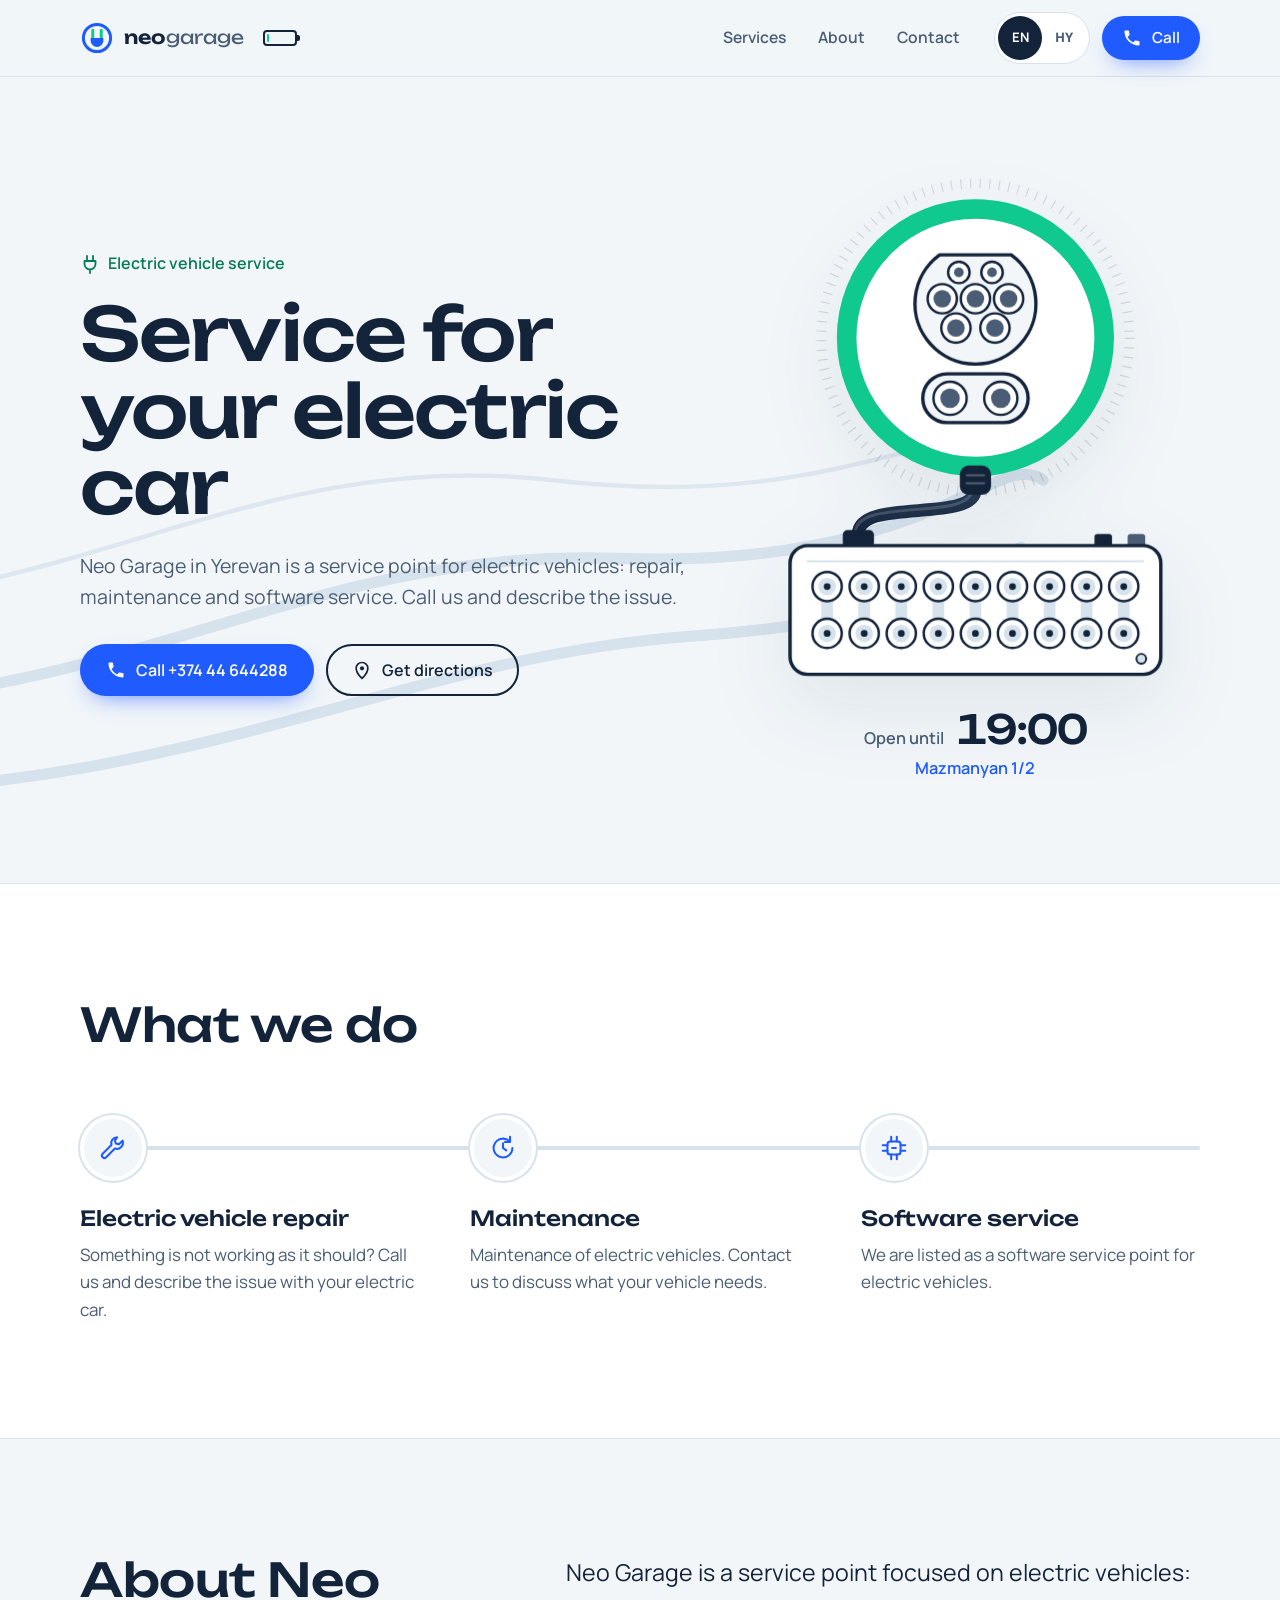
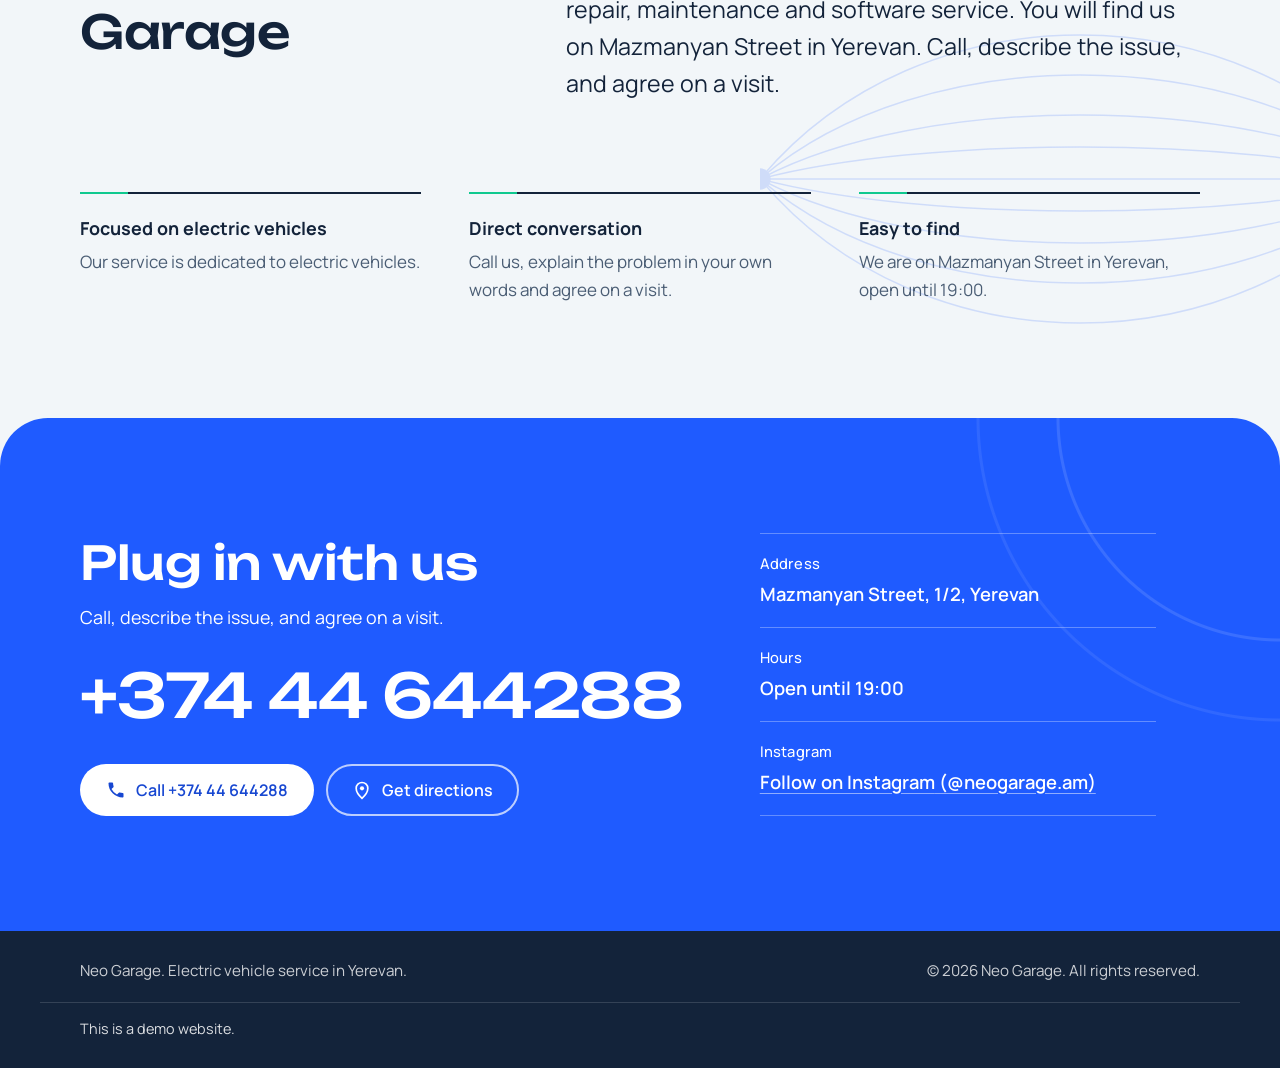
<file: neo-garage/index.html>
<!doctype html>
<html lang="en">
<head>
  <meta charset="utf-8">
  <meta name="viewport" content="width=device-width, initial-scale=1">
  <title>Neo Garage | Electric Vehicle Service in Yerevan</title>
  <meta name="description" content="Neo Garage is a service point for electric vehicles on Mazmanyan Street, Yerevan. Repair, maintenance and software service. Call +374 44 644288.">
  <meta name="robots" content="noindex">
  <meta name="theme-color" content="#F2F6F9">
  <script>try{if(localStorage.getItem("neo-garage-lang")==="hy")document.documentElement.lang="hy";}catch(e){}</script>
  <meta property="og:type" content="website">
  <meta property="og:title" content="Neo Garage | Electric Vehicle Service in Yerevan">
  <meta property="og:description" content="Neo Garage is a service point for electric vehicles on Mazmanyan Street, Yerevan. Repair, maintenance and software service. Call +374 44 644288.">
  <meta property="og:locale" content="en_US">
  <meta property="og:locale:alternate" content="hy_AM">
  <meta property="og:site_name" content="Neo Garage">
  <link rel="icon" href="data:image/svg+xml,%3Csvg xmlns='http://www.w3.org/2000/svg' viewBox='0 0 32 32'%3E%3Ccircle cx='16' cy='16' r='13' fill='none' stroke='%231F5BFF' stroke-width='4'/%3E%3Cpath d='M12 9v7M20 9v7' stroke='%2310C98F' stroke-width='3.5' stroke-linecap='round'/%3E%3C/svg%3E">
  <link rel="preconnect" href="https://fonts.googleapis.com">
  <link rel="preconnect" href="https://fonts.gstatic.com" crossorigin>
  <link href="https://fonts.googleapis.com/css2?family=Manrope:wght@400;500;600;700&family=Noto+Sans+Armenian:wght@400;500;600;700&family=Unbounded:wght@400;500;600&display=swap" rel="stylesheet">
  <link rel="stylesheet" href="css/style.css">
  <script type="application/ld+json" id="ld-json">
  {
    "@context": "https://schema.org",
    "@type": "AutoRepair",
    "name": "Neo Garage",
    "description": "Electric vehicle repair, maintenance and software service in Yerevan.",
    "telephone": "+37444644288",
    "address": {
      "@type": "PostalAddress",
      "streetAddress": "Mazmanyan Street, 1/2",
      "addressLocality": "Yerevan",
      "addressCountry": "AM"
    },
    "sameAs": ["https://www.instagram.com/neogarage.am/"],
    "inLanguage": "en"
  }
  </script>
</head>
<body>
  <a class="skip" href="#main" data-i18n="skip">Skip to content</a>

  <header class="top" id="top">
    <div class="top__inner">
      <a class="brand" href="#top" aria-label="Neo Garage">
        <svg class="brand__mark" viewBox="0 0 40 40" aria-hidden="true">
          <circle cx="20" cy="20" r="16" fill="none" stroke="currentColor" stroke-width="3.5"/>
          <path d="M15 11v9M25 11v9" stroke="var(--charge)" stroke-width="3.5" stroke-linecap="round"/>
          <path d="M12.5 20h15v3a7.5 7.5 0 0 1-15 0z" fill="currentColor"/>
        </svg>
        <span class="brand__word">neo<span>garage</span></span>
      </a>

      <div class="battery" aria-hidden="true" title="">
        <span class="battery__fill"></span>
      </div>

      <nav class="nav" id="site-nav" aria-label="Main">
        <a href="#services" data-i18n="nav.services">Services</a>
        <a href="#about" data-i18n="nav.about">About</a>
        <a href="#contact" data-i18n="nav.contact">Contact</a>
      </nav>

      <div class="top__actions">
        <div class="lang" role="group" aria-label="Language">
          <button type="button" data-lang="en" aria-pressed="true">EN</button>
          <button type="button" data-lang="hy" lang="hy" aria-pressed="false" aria-label="Հայերեն">HY</button>
        </div>
        <button type="button" class="burger" aria-expanded="false" aria-controls="site-nav" data-i18n-aria="nav.menu" aria-label="Menu">
          <span></span><span></span><span></span>
        </button>
        <a class="btn btn--call btn--sm" href="tel:+37444644288">
          <svg viewBox="0 0 24 24" aria-hidden="true"><path d="M6.6 10.8a15.1 15.1 0 0 0 6.6 6.6l2.2-2.2c.3-.3.7-.4 1-.2 1.1.4 2.3.6 3.6.6.6 0 1 .4 1 1V20c0 .6-.4 1-1 1A17 17 0 0 1 3 4c0-.6.4-1 1-1h3.5c.6 0 1 .4 1 1 0 1.3.2 2.5.6 3.6.1.3 0 .7-.2 1z" fill="currentColor"/></svg>
          <span data-i18n="nav.call">Call</span>
        </a>
      </div>
    </div>
  </header>

  <main id="main">
    <!-- HERO: the charge ring -->
    <section class="hero">
      <svg class="hero__cables" viewBox="0 0 1440 720" preserveAspectRatio="xMidYMid slice" aria-hidden="true">
        <path class="cable" d="M-40 560 C 260 560, 420 420, 700 430 S 1040 330, 1080 360"/>
        <path class="cable" d="M-40 640 C 320 640, 500 520, 760 500 S 1020 440, 1060 420"/>
        <path class="cable cable--faint" d="M-40 470 C 220 470, 380 330, 640 360 S 980 300, 1100 320"/>
        <path class="flow" d="M-40 560 C 260 560, 420 420, 700 430 S 1040 330, 1080 360"/>
        <path class="flow flow--2" d="M-40 640 C 320 640, 500 520, 760 500 S 1020 440, 1060 420"/>
      </svg>

      <div class="hero__inner">
        <div class="hero__text">
          <p class="hero__eyebrow">
            <svg viewBox="0 0 20 20" aria-hidden="true"><path d="M7 2v5M13 2v5M4.5 7h11v3a5.5 5.5 0 0 1-11 0zM10 15.5V19" fill="none" stroke="currentColor" stroke-width="1.8" stroke-linecap="round" stroke-linejoin="round"/></svg>
            <span data-i18n="hero.eyebrow">Electric vehicle service</span>
          </p>
          <h1 class="hero__title" data-i18n="hero.title">Service for your electric car</h1>
          <p class="hero__sub" data-i18n="hero.subtitle">Neo Garage in Yerevan is a service point for electric vehicles: repair, maintenance and software service. Call us and describe the issue.</p>
          <div class="hero__ctas">
            <a class="btn btn--call" href="tel:+37444644288">
              <svg viewBox="0 0 24 24" aria-hidden="true"><path d="M6.6 10.8a15.1 15.1 0 0 0 6.6 6.6l2.2-2.2c.3-.3.7-.4 1-.2 1.1.4 2.3.6 3.6.6.6 0 1 .4 1 1V20c0 .6-.4 1-1 1A17 17 0 0 1 3 4c0-.6.4-1 1-1h3.5c.6 0 1 .4 1 1 0 1.3.2 2.5.6 3.6.1.3 0 .7-.2 1z" fill="currentColor"/></svg>
              <span data-i18n="cta.call">Call +374 44 644288</span>
            </a>
            <a class="btn btn--ghost js-route" href="https://yandex.com/maps/?text=Mazmanyan%20Street%201%2F2%2C%20Yerevan" target="_blank" rel="noopener">
              <svg viewBox="0 0 24 24" aria-hidden="true"><path d="M12 22s7-6.2 7-12a7 7 0 0 0-14 0c0 5.8 7 12 7 12z" fill="none" stroke="currentColor" stroke-width="2"/><circle cx="12" cy="10" r="2.5" fill="currentColor"/></svg>
              <span data-i18n="cta.directions">Get directions</span>
            </a>
          </div>
        </div>

        <div class="art">
          <svg viewBox="0 0 460 540" class="art__svg" role="group" aria-label="Charging connector and battery module" data-i18n-aria="hero.artLabel" focusable="false">
            <defs>
              <linearGradient id="ng-cable" x1="0" y1="0" x2="0" y2="1"><stop offset="0" stop-color="#2A3D57"/><stop offset="1" stop-color="#13233A"/></linearGradient>
            </defs>
            <path class="cord" d="M230 330 C 230 366, 110 338, 110 376"/>
            <path class="cord__shine" d="M230 330 C 230 366, 110 338, 110 376"/>
            <path class="current" d="M230 330 C 230 366, 110 338, 110 376"/>
            <g class="ring-layer">
              <circle class="ring__ticks" cx="230" cy="175" r="158"/>
              <circle class="ring__track" cx="230" cy="175" r="132"/>
              <circle class="ring__charge" cx="230" cy="175" r="132" pathLength="100"/>
              <g class="ring__spark-wrap"><circle class="ring__spark" cx="230" cy="43" r="8"/></g>
              <rect class="boot" x="214" y="306" width="32" height="30" rx="9"/>
              <path class="boot__grip" d="M221 316h18M221 324h18"/>
              <g class="hit plug" tabindex="0" role="button" aria-pressed="false" data-charge aria-label="Connector: start charging" data-i18n-aria="hero.plugLabel">
                <circle class="hit__pad" cx="230" cy="175" r="122"/>
                <path class="plug__face" d="M193.3 90 H266.7 A62 62 0 1 1 193.3 90 Z"/>
                <rect class="plug__face" x="176" y="212" width="108" height="50" rx="25"/>
                <g class="pin"><circle class="pin__hole" cx="213" cy="108" r="11"/><circle class="pin__tip" cx="213" cy="108" r="5"/></g><g class="pin"><circle class="pin__hole" cx="247" cy="108" r="11"/><circle class="pin__tip" cx="247" cy="108" r="5"/></g><g class="pin"><circle class="pin__hole" cx="196" cy="135" r="15"/><circle class="pin__tip" cx="196" cy="135" r="9"/></g><g class="pin"><circle class="pin__hole" cx="230" cy="135" r="15"/><circle class="pin__tip" cx="230" cy="135" r="9"/></g><g class="pin"><circle class="pin__hole" cx="264" cy="135" r="15"/><circle class="pin__tip" cx="264" cy="135" r="9"/></g><g class="pin"><circle class="pin__hole" cx="210" cy="165" r="15"/><circle class="pin__tip" cx="210" cy="165" r="9"/></g><g class="pin"><circle class="pin__hole" cx="250" cy="165" r="15"/><circle class="pin__tip" cx="250" cy="165" r="9"/></g>
                <g class="pin pin--dc"><circle class="pin__hole" cx="204" cy="237" r="17"/><circle class="pin__tip" cx="204" cy="237" r="10"/></g><g class="pin pin--dc"><circle class="pin__hole" cx="256" cy="237" r="17"/><circle class="pin__tip" cx="256" cy="237" r="10"/></g>
              </g>
            </g>
            <g class="hit pack" tabindex="0" role="button" aria-pressed="false" data-charge aria-label="Battery module: charge the cells" data-i18n-aria="hero.packLabel">
              <rect class="pack__port" x="94" y="372" width="32" height="18" rx="5"/>
              <rect class="pack__term" x="352" y="376" width="18" height="14" rx="3"/>
              <rect class="pack__term pack__term--neg" x="386" y="376" width="18" height="14" rx="3"/>
              <rect class="pack__case" x="40" y="388" width="380" height="132" rx="18"/>
              <path class="pack__rib" d="M58 404 H402"/>
              <rect class="bar" x="72" y="430" width="12" height="48" rx="6" style="--i:0"/><rect class="bar" x="110" y="430" width="12" height="48" rx="6" style="--i:2"/><rect class="bar" x="148" y="430" width="12" height="48" rx="6" style="--i:4"/><rect class="bar" x="186" y="430" width="12" height="48" rx="6" style="--i:6"/><rect class="bar" x="224" y="430" width="12" height="48" rx="6" style="--i:8"/><rect class="bar" x="262" y="430" width="12" height="48" rx="6" style="--i:10"/><rect class="bar" x="300" y="430" width="12" height="48" rx="6" style="--i:12"/><rect class="bar" x="338" y="430" width="12" height="48" rx="6" style="--i:14"/><rect class="bar" x="376" y="430" width="12" height="48" rx="6" style="--i:16"/>
              <g class="cell" style="--i:0"><circle class="cell__can" cx="78" cy="430" r="15"/><circle class="cell__cap" cx="78" cy="430" r="9"/><circle class="cell__pos" cx="78" cy="430" r="3.5"/></g><g class="cell" style="--i:1"><circle class="cell__can" cx="78" cy="478" r="15"/><circle class="cell__cap" cx="78" cy="478" r="9"/><circle class="cell__pos" cx="78" cy="478" r="3.5"/></g><g class="cell" style="--i:2"><circle class="cell__can" cx="116" cy="430" r="15"/><circle class="cell__cap" cx="116" cy="430" r="9"/><circle class="cell__pos" cx="116" cy="430" r="3.5"/></g><g class="cell" style="--i:3"><circle class="cell__can" cx="116" cy="478" r="15"/><circle class="cell__cap" cx="116" cy="478" r="9"/><circle class="cell__pos" cx="116" cy="478" r="3.5"/></g><g class="cell" style="--i:4"><circle class="cell__can" cx="154" cy="430" r="15"/><circle class="cell__cap" cx="154" cy="430" r="9"/><circle class="cell__pos" cx="154" cy="430" r="3.5"/></g><g class="cell" style="--i:5"><circle class="cell__can" cx="154" cy="478" r="15"/><circle class="cell__cap" cx="154" cy="478" r="9"/><circle class="cell__pos" cx="154" cy="478" r="3.5"/></g><g class="cell" style="--i:6"><circle class="cell__can" cx="192" cy="430" r="15"/><circle class="cell__cap" cx="192" cy="430" r="9"/><circle class="cell__pos" cx="192" cy="430" r="3.5"/></g><g class="cell" style="--i:7"><circle class="cell__can" cx="192" cy="478" r="15"/><circle class="cell__cap" cx="192" cy="478" r="9"/><circle class="cell__pos" cx="192" cy="478" r="3.5"/></g><g class="cell" style="--i:8"><circle class="cell__can" cx="230" cy="430" r="15"/><circle class="cell__cap" cx="230" cy="430" r="9"/><circle class="cell__pos" cx="230" cy="430" r="3.5"/></g><g class="cell" style="--i:9"><circle class="cell__can" cx="230" cy="478" r="15"/><circle class="cell__cap" cx="230" cy="478" r="9"/><circle class="cell__pos" cx="230" cy="478" r="3.5"/></g><g class="cell" style="--i:10"><circle class="cell__can" cx="268" cy="430" r="15"/><circle class="cell__cap" cx="268" cy="430" r="9"/><circle class="cell__pos" cx="268" cy="430" r="3.5"/></g><g class="cell" style="--i:11"><circle class="cell__can" cx="268" cy="478" r="15"/><circle class="cell__cap" cx="268" cy="478" r="9"/><circle class="cell__pos" cx="268" cy="478" r="3.5"/></g><g class="cell" style="--i:12"><circle class="cell__can" cx="306" cy="430" r="15"/><circle class="cell__cap" cx="306" cy="430" r="9"/><circle class="cell__pos" cx="306" cy="430" r="3.5"/></g><g class="cell" style="--i:13"><circle class="cell__can" cx="306" cy="478" r="15"/><circle class="cell__cap" cx="306" cy="478" r="9"/><circle class="cell__pos" cx="306" cy="478" r="3.5"/></g><g class="cell" style="--i:14"><circle class="cell__can" cx="344" cy="430" r="15"/><circle class="cell__cap" cx="344" cy="430" r="9"/><circle class="cell__pos" cx="344" cy="430" r="3.5"/></g><g class="cell" style="--i:15"><circle class="cell__can" cx="344" cy="478" r="15"/><circle class="cell__cap" cx="344" cy="478" r="9"/><circle class="cell__pos" cx="344" cy="478" r="3.5"/></g><g class="cell" style="--i:16"><circle class="cell__can" cx="382" cy="430" r="15"/><circle class="cell__cap" cx="382" cy="430" r="9"/><circle class="cell__pos" cx="382" cy="430" r="3.5"/></g><g class="cell" style="--i:17"><circle class="cell__can" cx="382" cy="478" r="15"/><circle class="cell__cap" cx="382" cy="478" r="9"/><circle class="cell__pos" cx="382" cy="478" r="3.5"/></g>
              <circle class="pack__led" cx="400" cy="504" r="5"/>
            </g>
          </svg>
          <p class="art__tag">
            <span class="ring__top" data-i18n="hero.ringTop">Open until</span>
            <span class="ring__time">19:00</span>
            <span class="ring__bottom" data-i18n="hero.ringBottom">Mazmanyan 1/2</span>
          </p>
        </div>
      </div>
    </section>

    <!-- SERVICES: three nodes on one wire -->
    <section class="services" id="services" aria-labelledby="services-title">
      <div class="wrap">
        <h2 class="h2" id="services-title" data-i18n="services.title">What we do</h2>
        <ul class="wire">
          <li class="node">
            <span class="node__dot">
              <svg viewBox="0 0 32 32" aria-hidden="true"><path d="M20.5 4.5a6.5 6.5 0 0 0-6.2 8.4L5 22.2a2.6 2.6 0 0 0 3.7 3.7l9.3-9.3a6.5 6.5 0 0 0 8.2-8.4l-3.9 3.9-3.3-.9-.9-3.3z" fill="none" stroke="currentColor" stroke-width="2.2" stroke-linejoin="round"/></svg>
            </span>
            <h3 data-i18n="s1.name">Electric vehicle repair</h3>
            <p data-i18n="s1.desc">Something is not working as it should? Call us and describe the issue with your electric car.</p>
          </li>
          <li class="node">
            <span class="node__dot">
              <svg viewBox="0 0 32 32" aria-hidden="true"><path d="M26 16a10 10 0 1 1-3-7.1" fill="none" stroke="currentColor" stroke-width="2.2" stroke-linecap="round"/><path d="M23.5 4v5.5H18" fill="none" stroke="currentColor" stroke-width="2.2" stroke-linecap="round" stroke-linejoin="round"/><path d="M16 11v5l3.5 2.5" fill="none" stroke="currentColor" stroke-width="2.2" stroke-linecap="round"/></svg>
            </span>
            <h3 data-i18n="s2.name">Maintenance</h3>
            <p data-i18n="s2.desc">Maintenance of electric vehicles. Contact us to discuss what your vehicle needs.</p>
          </li>
          <li class="node">
            <span class="node__dot">
              <svg viewBox="0 0 32 32" aria-hidden="true"><rect x="9" y="9" width="14" height="14" rx="3" fill="none" stroke="currentColor" stroke-width="2.2"/><path d="M13 4v5M19 4v5M13 23v5M19 23v5M4 13h5M4 19h5M23 13h5M23 19h5" stroke="currentColor" stroke-width="2.2" stroke-linecap="round"/><path d="M14 16h4" stroke="currentColor" stroke-width="2.2" stroke-linecap="round"/></svg>
            </span>
            <h3 data-i18n="s3.name">Software service</h3>
            <p data-i18n="s3.desc">We are listed as a software service point for electric vehicles.</p>
          </li>
        </ul>
      </div>
    </section>

    <!-- ABOUT -->
    <section class="about" id="about" aria-labelledby="about-title">
      <svg class="about__field" viewBox="0 0 600 600" aria-hidden="true">
        <g fill="none" stroke="currentColor" stroke-width="1.4">
          <path d="M0 300 C 150 120, 450 120, 600 300"/>
          <path d="M0 300 C 150 170, 450 170, 600 300"/>
          <path d="M0 300 C 150 220, 450 220, 600 300"/>
          <path d="M0 300 C 150 260, 450 260, 600 300"/>
          <path d="M0 300 L 600 300"/>
          <path d="M0 300 C 150 340, 450 340, 600 300"/>
          <path d="M0 300 C 150 380, 450 380, 600 300"/>
          <path d="M0 300 C 150 430, 450 430, 600 300"/>
          <path d="M0 300 C 150 480, 450 480, 600 300"/>
        </g>
        <circle cx="0" cy="300" r="10" fill="var(--current)"/>
        <circle cx="600" cy="300" r="10" fill="var(--charge)"/>
      </svg>
      <div class="wrap about__grid">
        <h2 class="h2" id="about-title" data-i18n="about.title">About Neo Garage</h2>
        <p class="about__text" data-i18n="about.text">Neo Garage is a service point focused on electric vehicles: repair, maintenance and software service. You will find us on Mazmanyan Street in Yerevan. Call, describe the issue, and agree on a visit.</p>
      </div>

      <div class="wrap">
        <ul class="why">
          <li>
            <h3 data-i18n="w1.title">Focused on electric vehicles</h3>
            <p data-i18n="w1.text">Our service is dedicated to electric vehicles.</p>
          </li>
          <li>
            <h3 data-i18n="w2.title">Direct conversation</h3>
            <p data-i18n="w2.text">Call us, explain the problem in your own words and agree on a visit.</p>
          </li>
          <li>
            <h3 data-i18n="w3.title">Easy to find</h3>
            <p data-i18n="w3.text">We are on Mazmanyan Street in Yerevan, open until 19:00.</p>
          </li>
        </ul>
      </div>
    </section>

    <!-- CONTACT -->
    <section class="contact" id="contact" aria-labelledby="contact-title">
      <div class="wrap contact__grid">
        <div class="contact__head">
          <h2 class="h2" id="contact-title" data-i18n="contact.title">Plug in with us</h2>
          <p class="contact__lead" data-i18n="contact.lead">Call, describe the issue, and agree on a visit.</p>
          <a class="contact__phone" href="tel:+37444644288">+374&nbsp;44&nbsp;644288</a>
          <div class="contact__ctas">
            <a class="btn btn--light" href="tel:+37444644288">
              <svg viewBox="0 0 24 24" aria-hidden="true"><path d="M6.6 10.8a15.1 15.1 0 0 0 6.6 6.6l2.2-2.2c.3-.3.7-.4 1-.2 1.1.4 2.3.6 3.6.6.6 0 1 .4 1 1V20c0 .6-.4 1-1 1A17 17 0 0 1 3 4c0-.6.4-1 1-1h3.5c.6 0 1 .4 1 1 0 1.3.2 2.5.6 3.6.1.3 0 .7-.2 1z" fill="currentColor"/></svg>
              <span data-i18n="cta.call">Call +374 44 644288</span>
            </a>
            <a class="btn btn--outline-light js-route" href="https://yandex.com/maps/?text=Mazmanyan%20Street%201%2F2%2C%20Yerevan" target="_blank" rel="noopener">
              <svg viewBox="0 0 24 24" aria-hidden="true"><path d="M12 22s7-6.2 7-12a7 7 0 0 0-14 0c0 5.8 7 12 7 12z" fill="none" stroke="currentColor" stroke-width="2"/><circle cx="12" cy="10" r="2.5" fill="currentColor"/></svg>
              <span data-i18n="cta.directions">Get directions</span>
            </a>
          </div>
        </div>

        <dl class="facts">
          <div>
            <dt data-i18n="contact.addressLabel">Address</dt>
            <dd data-i18n="contact.address">Mazmanyan Street, 1/2, Yerevan</dd>
          </div>
          <div>
            <dt data-i18n="contact.hoursLabel">Hours</dt>
            <dd data-i18n="contact.hours">Open until 19:00</dd>
          </div>
          <div>
            <dt>Instagram</dt>
            <dd><a href="https://www.instagram.com/neogarage.am/" target="_blank" rel="noopener"><span data-i18n="cta.instagram">Follow on Instagram</span> (@neogarage.am)</a></dd>
          </div>
        </dl>
      </div>
    </section>
  </main>

  <footer class="foot">
    <div class="wrap foot__inner">
      <p data-i18n="footer.tagline">Neo Garage. Electric vehicle service in Yerevan.</p>
      <p>&copy; <span class="js-year">2026</span> Neo Garage. <span data-i18n="footer.rights">All rights reserved.</span></p>
    </div>
    <p class="wrap foot__demo" data-i18n="footer.demo">This is a demo website.</p>
  </footer>

  <!-- mobile action bar -->
  <div class="dock" role="navigation" aria-label="Quick actions" data-i18n-aria="bar.label">
    <a class="dock__call" href="tel:+37444644288">
      <svg viewBox="0 0 24 24" aria-hidden="true"><path d="M6.6 10.8a15.1 15.1 0 0 0 6.6 6.6l2.2-2.2c.3-.3.7-.4 1-.2 1.1.4 2.3.6 3.6.6.6 0 1 .4 1 1V20c0 .6-.4 1-1 1A17 17 0 0 1 3 4c0-.6.4-1 1-1h3.5c.6 0 1 .4 1 1 0 1.3.2 2.5.6 3.6.1.3 0 .7-.2 1z" fill="currentColor"/></svg>
      <span data-i18n="bar.call">Call</span>
    </a>
    <a class="dock__route js-route" href="https://yandex.com/maps/?text=Mazmanyan%20Street%201%2F2%2C%20Yerevan" target="_blank" rel="noopener">
      <svg viewBox="0 0 24 24" aria-hidden="true"><path d="M12 22s7-6.2 7-12a7 7 0 0 0-14 0c0 5.8 7 12 7 12z" fill="none" stroke="currentColor" stroke-width="2"/><circle cx="12" cy="10" r="2.5" fill="currentColor"/></svg>
      <span data-i18n="bar.route">Directions</span>
    </a>
  </div>

  <script src="js/i18n.js"></script>
  <script src="js/main.js"></script>
</body>
</html>
</file>
<file: 5x-sport/css/style.css>
/* 5x Sport — diagonal speed, five-times echo, court colors */
:root {
  --chalk: #F4F6F8;
  --white: #FFFFFF;
  --ink: #121A3D;
  --ink-2: #3A4266;
  --cobalt: #2541F5;
  --cobalt-d: #1A2FC4;
  --flare: #FF5A1F;
  --volt: #FFD60A;
  --mist: #DCE1EA;
  --sk: -12deg;
  --unsk: 12deg;
  --display: "Archivo", "Noto Sans Armenian", "Arial Black", Arial, sans-serif;
  --body: "Archivo", "Noto Sans Armenian", "Segoe UI", Arial, sans-serif;
  --pad: clamp(16px, 4vw, 56px);
  --max: 1240px;
}

*, *::before, *::after { box-sizing: border-box; }
html { scroll-behavior: smooth; scroll-padding-top: 84px; -webkit-text-size-adjust: 100%; }
body {
  margin: 0;
  background: var(--chalk);
  color: var(--ink);
  font-family: var(--body);
  font-stretch: 100%;
  font-size: 1.0625rem;
  line-height: 1.6;
  overflow-x: clip;
}
html[lang="hy"] body { font-size: 1rem; line-height: 1.7; }
img, svg { display: block; }
a { color: inherit; }
h1, h2, h3 { margin: 0; font-family: var(--display); line-height: 1.02; }
p { margin: 0; }

:focus-visible { outline: 3px solid var(--flare); outline-offset: 3px; }
.sr { position: absolute; width: 1px; height: 1px; overflow: hidden; clip: rect(0 0 0 0); white-space: nowrap; }
.skip {
  position: absolute; left: 12px; top: -60px; z-index: 100;
  background: var(--ink); color: var(--white); padding: 10px 16px; text-decoration: none; font-weight: 700;
}
.skip:focus { top: 12px; }

/* ---------- Buttons: slanted like a starting block ---------- */
.btn {
  --bg: var(--flare); --fg: var(--ink);
  display: inline-flex; align-items: center; justify-content: center; gap: 10px;
  min-height: 54px; padding: 0 28px;
  background: var(--bg); color: var(--fg);
  font-family: var(--display); font-weight: 800; font-stretch: 110%; font-size: 1.05rem;
  text-decoration: none; letter-spacing: .01em;
  transform: skewX(var(--sk));
  border: 2px solid var(--bg);
  transition: transform .2s ease, background-color .2s ease, color .2s ease, box-shadow .2s ease;
  box-shadow: 6px 6px 0 var(--ink);
}
.btn > * { transform: skewX(var(--unsk)); }
.btn svg { width: 20px; height: 20px; fill: currentColor; flex: none; }
.btn:hover { transform: skewX(var(--sk)) translate(-2px, -2px); box-shadow: 8px 8px 0 var(--ink); }
.btn:active { transform: skewX(var(--sk)) translate(3px, 3px); box-shadow: 2px 2px 0 var(--ink); }
.btn--line { --bg: transparent; --fg: var(--ink); border-color: var(--ink); box-shadow: 6px 6px 0 var(--cobalt); }
.btn--line:hover { background: var(--ink); color: var(--white); box-shadow: 8px 8px 0 var(--cobalt); }
.btn--sm { min-height: 44px; padding: 0 18px; font-size: .95rem; box-shadow: 4px 4px 0 var(--ink); }
.btn--sm:hover { box-shadow: 5px 5px 0 var(--ink); }
.btn--onblue { box-shadow: 6px 6px 0 var(--ink); }
.btn--light { --bg: var(--white); --fg: var(--cobalt-d); box-shadow: 6px 6px 0 var(--ink); }

/* ---------- Header ---------- */
.top {
  position: sticky; top: 0; z-index: 50;
  background: rgba(244, 246, 248, .92);
  backdrop-filter: blur(10px); -webkit-backdrop-filter: blur(10px);
  border-bottom: 2px solid transparent;
  transition: border-color .2s ease;
}
.top.is-scrolled { border-bottom-color: var(--ink); }
.top__in {
  max-width: var(--max); margin: 0 auto; padding: 12px var(--pad);
  display: flex; align-items: center; gap: 24px;
}
.logo { display: inline-flex; align-items: center; gap: 8px; text-decoration: none; }
.logo__mark {
  display: inline-grid; place-items: center;
  height: 40px; padding: 0 12px;
  background: var(--cobalt); color: var(--white);
  font-family: var(--display); font-weight: 900; font-style: italic; font-stretch: 125%; font-size: 1.35rem;
  transform: skewX(var(--sk));
}
.logo__word { font-family: var(--display); font-weight: 900; font-style: italic; font-stretch: 115%; font-size: 1.3rem; letter-spacing: -.01em; }
.nav { display: flex; gap: 26px; margin-left: auto; }
.nav a {
  text-decoration: none; font-weight: 700; font-stretch: 105%; position: relative; padding: 6px 0;
}
.nav a::after {
  content: ""; position: absolute; left: 0; right: 0; bottom: 0; height: 3px; background: var(--flare);
  transform: scaleX(0) skewX(var(--sk)); transform-origin: left; transition: transform .2s ease;
}
.nav a:hover::after, .nav a:focus-visible::after { transform: scaleX(1) skewX(var(--sk)); }
.top__act { display: flex; align-items: center; gap: 16px; }
.lang { display: inline-flex; border: 2px solid var(--ink); transform: skewX(var(--sk)); }
.lang button {
  appearance: none; border: 0; background: transparent; color: var(--ink);
  font: 800 .9rem/1 var(--display); padding: 0 11px; cursor: pointer; min-width: 44px; min-height: 40px;
}
.lang button[aria-pressed="true"] { background: var(--ink); color: var(--white); }
.lang button:focus-visible { outline-offset: -4px; outline-color: var(--flare); }

/* ---------- Hero ---------- */
.hero {
  position: relative; isolation: isolate;
  max-width: none;
  display: grid;
  grid-template-columns: minmax(0, 1fr) minmax(280px, 380px);
  gap: 40px;
  align-items: center;
  padding: clamp(40px, 7vw, 96px) max(var(--pad), calc((100vw - var(--max)) / 2 + var(--pad))) clamp(64px, 9vw, 120px);
  min-height: min(86vh, 760px);
  overflow: hidden;
}
.hero::before {
  /* the cobalt court panel cutting across the page */
  content: ""; position: absolute; inset: 0; z-index: -2;
  background: var(--cobalt);
  clip-path: polygon(74% 0, 100% 0, 100% 100%, 56% 100%);
}
.hero::after {
  /* thin flare speed edge along the panel */
  content: ""; position: absolute; inset: 0; z-index: -1;
  background: var(--flare);
  clip-path: polygon(72.2% 0, 73.4% 0, 55.4% 100%, 54.2% 100%);
}
.hero__field { position: absolute; inset: 0; z-index: -3; color: var(--mist); }
.hero__lanes { width: 100%; height: 100%; }
.hero__in { position: relative; max-width: 780px; }

.tag {
  display: inline-block; margin-bottom: 22px;
  background: var(--ink); color: var(--white);
  padding: 6px 14px; font-weight: 700; font-size: .95rem;
  transform: skewX(var(--sk));
}
.hero__title {
  display: grid;
  font-weight: 900; font-style: italic; font-stretch: 112%;
  font-size: clamp(2.6rem, 6.6vw, 6.1rem);
  line-height: .95; letter-spacing: -.02em;
  margin-bottom: 28px;
}
html[lang="hy"] .hero__title { font-size: clamp(2.3rem, 5.6vw, 5.2rem); line-height: 1.05; letter-spacing: -.01em; }
.hero__title > span { grid-area: 1 / 1; white-space: pre-line; }
.hero__main { position: relative; color: var(--ink); }

/* The five-times echo: four colored trails collapse into the headline */
.echo { --n: 1; --c: var(--flare); color: var(--c); opacity: .9; pointer-events: none; user-select: none;
  transform: translateX(calc(var(--n) * -0.05em)); }
.echo:nth-child(1) { --n: 4; --c: var(--mist); }
.echo:nth-child(2) { --n: 3; --c: var(--volt); }
.echo:nth-child(3) { --n: 2; --c: var(--cobalt); }
.echo:nth-child(4) { --n: 1; --c: var(--flare); }

@media (prefers-reduced-motion: no-preference) {
  /* resting state is the final one; the animation only fills backwards,
     so the headline stays readable even if animations never run */
  .echo {
    animation: echo-in 1.05s cubic-bezier(.16, 1, .3, 1) backwards;
    animation-delay: calc(120ms + (5 - var(--n)) * 70ms);
  }
  .hero__main { animation: main-in .7s cubic-bezier(.16, 1, .3, 1) .46s backwards; }
  @keyframes echo-in {
    0% { transform: translateX(calc(var(--n) * -1.1em)); opacity: 0; }
    30% { opacity: 1; }
    100% { transform: translateX(calc(var(--n) * -0.05em)); opacity: .9; }
  }
  @keyframes main-in {
    from { transform: translateX(-.6em); opacity: 0; }
    to { transform: none; opacity: 1; }
  }
}

.hero__sub { max-width: 34em; font-size: 1.15rem; color: var(--ink-2); margin-bottom: 34px; }
.hero__cta { display: flex; flex-wrap: wrap; gap: 18px 22px; padding-left: 6px; }

.hero__plate {
  position: relative;
  background: var(--white); color: var(--ink);
  padding: 28px 28px 24px;
  border: 3px solid var(--ink);
  box-shadow: 12px 12px 0 var(--ink);
  transform: rotate(-3deg);
}
.plate__row { display: grid; gap: 2px; padding-bottom: 14px; margin-bottom: 14px; border-bottom: 2px dashed var(--mist); }
.plate__k { font-size: .85rem; font-weight: 700; color: var(--cobalt); }
.plate__v { font-weight: 700; font-size: 1.1rem; line-height: 1.35; }
.plate__phone {
  display: block; text-decoration: none;
  font-family: var(--display); font-weight: 900; font-style: italic; font-stretch: 115%;
  font-size: clamp(1.5rem, 2.3vw, 1.9rem); color: var(--cobalt-d); white-space: nowrap;
}
.plate__phone:hover { color: var(--flare); }

/* ---------- Hero kit illustration ---------- */
.hero__side { display: grid; gap: 30px; justify-items: stretch; }
.hero__art { margin: 0 -10px 0 0; position: relative; touch-action: manipulation; }
.hero__art svg { width: 100%; height: auto; overflow: visible; }
.layer {
  transform: translate(calc(var(--px, 0) * var(--d) * 1px), calc(var(--py, 0) * var(--d) * 1px));
  transition: transform .25s ease-out;
}
.kit { cursor: pointer; outline: none; --glow: var(--flare); }
.kit--wear { --glow: #5C78FF; }
.kit__body {
  transform-box: fill-box; transform-origin: 50% 60%;
  transition: transform .35s cubic-bezier(.34, 1.56, .64, 1), filter .25s ease;
}
.kit:hover .kit__body, .kit:focus-visible .kit__body, .kit.is-lit .kit__body {
  filter: drop-shadow(0 0 2px #fff) drop-shadow(0 0 10px var(--glow)) drop-shadow(0 0 22px var(--glow));
}
/* motion layered on top of the base SVG transform via the CSS "rotate"/"translate" properties */
.kit--shoe .kit__body, .kit--wear .kit__body, .kit--ball .kit__body { rotate: 0deg; translate: 0 0; transition-property: rotate, translate, filter; }
.kit--shoe:hover .kit__body, .kit--shoe:focus-visible .kit__body, .kit--shoe.is-lit .kit__body { rotate: -6deg; translate: 6px -8px; }
.kit--wear:hover .kit__body, .kit--wear:focus-visible .kit__body, .kit--wear.is-lit .kit__body { rotate: 7deg; translate: 0 -6px; }
.kit--ball:hover .kit__body, .kit--ball:focus-visible .kit__body, .kit--ball.is-lit .kit__body { rotate: 40deg; translate: 0 -10px; }

/* the store-lane icons light up too */
.lane__ico { transition: filter .25s ease, rotate .35s cubic-bezier(.34, 1.56, .64, 1); }
.lane:hover .lane__ico, .lane.is-lit .lane__ico { rotate: -8deg; filter: drop-shadow(0 0 8px currentColor) drop-shadow(0 0 16px var(--flare)); }
.lane--shoe:hover .lane__ico, .lane--shoe.is-lit .lane__ico { filter: drop-shadow(0 0 8px #fff) drop-shadow(0 0 16px var(--cobalt)); }

@media (prefers-reduced-motion: reduce) {
  .layer { transform: none !important; }
  .kit .kit__body, .lane .lane__ico { rotate: 0deg !important; translate: 0 0 !important; }
}

/* ---------- Tape ---------- */
/* wrapper clips the rotated tape horizontally so it never widens the page */
.tape-wrap {
  position: relative; z-index: 2;
  margin: -74px 0 -40px; padding: 40px 0;
  overflow: hidden; pointer-events: none;
}
.tape {
  position: relative;
  margin: 0 -24px; background: var(--volt);
  transform: rotate(-2.5deg);
  border-block: 3px solid var(--ink);
  overflow: hidden;
}
.tape__track {
  display: flex; align-items: center; gap: 28px; white-space: nowrap;
  padding: 14px 0; width: max-content;
  font-family: var(--display); font-weight: 900; font-style: italic; font-stretch: 118%;
  font-size: clamp(1.2rem, 2.4vw, 1.9rem);
}
.tape__track i { font-style: italic; color: var(--cobalt); }

/* ---------- Store: staircase of slanted lanes ---------- */
.store { max-width: var(--max); margin: 0 auto; padding: clamp(72px, 9vw, 130px) var(--pad) clamp(56px, 7vw, 100px); }
.stair { display: grid; grid-template-columns: repeat(3, minmax(0, 1fr)); gap: 0; align-items: end; }
.lane {
  position: relative;
  padding: 40px 54px 44px 54px;
  clip-path: polygon(14% 0, 100% 0, 86% 100%, 0 100%);
  min-height: 360px;
  display: flex; flex-direction: column; justify-content: flex-end;
}
.lane + .lane { margin-left: -6%; }
.lane--wear { background: var(--cobalt); color: var(--white); }
.lane--shoe { background: var(--flare); color: var(--ink); margin-bottom: 48px; }
.lane--gear { background: var(--ink); color: var(--white); margin-bottom: 96px; }
.lane__ico { width: 96px; height: 96px; margin-bottom: auto; }
.lane--wear .lane__ico { color: var(--volt); }
.lane--shoe .lane__ico { color: var(--white); }
.lane--gear .lane__ico { color: var(--volt); }
.lane h3 { font-weight: 900; font-style: italic; font-stretch: 110%; font-size: clamp(1.5rem, 2.4vw, 2.1rem); margin: 28px 0 12px; }
.lane p { max-width: 28ch; font-size: 1rem; }
.lane--wear p, .lane--gear p { color: rgba(255,255,255,.86); }

/* ---------- About ---------- */
.about {
  position: relative; overflow: hidden;
  background: var(--white);
  border-block: 3px solid var(--ink);
}
.about__in {
  position: relative; z-index: 1;
  max-width: var(--max); margin: 0 auto;
  padding: clamp(64px, 8vw, 120px) var(--pad);
}
.about h2 { font-weight: 900; font-style: italic; font-stretch: 108%; font-size: clamp(2rem, 4.4vw, 3.6rem); max-width: 14ch; margin-bottom: 24px; }
.about p { max-width: 38em; font-size: 1.15rem; color: var(--ink-2); }
.about__big {
  position: absolute; right: max(var(--pad), calc((100vw - var(--max)) / 2 + var(--pad))); top: 50%; z-index: 0;
  display: flex; flex-direction: column; align-items: flex-end;
  font-family: var(--display); font-weight: 900; font-style: italic; font-stretch: 125%;
  line-height: .85;
  transform: translateY(-50%) rotate(-8deg);
  white-space: nowrap; pointer-events: none;
}
.about__big span:first-child { display: none; }
.about__big span:last-child { font-size: clamp(8rem, 22vw, 19rem); color: var(--flare); }
@media (max-width: 1100px) {
  .about__big { top: auto; bottom: -.05em; transform: rotate(-8deg); transform-origin: right bottom; right: var(--pad); }
  .about__big span:first-child { display: none; }
  .about__big span:last-child { font-size: clamp(6rem, 24vw, 11rem); opacity: .9; }
  .about__in { padding-bottom: clamp(120px, 26vw, 200px); }
}

/* ---------- Why ---------- */
.why__in { max-width: var(--max); margin: 0 auto; padding: clamp(72px, 9vw, 130px) var(--pad); }
.why h2 { font-weight: 900; font-style: italic; font-stretch: 112%; font-size: clamp(2.2rem, 5vw, 4rem); margin-bottom: 44px; }
.why__list { list-style: none; margin: 0; padding: 0; display: grid; grid-template-columns: repeat(2, minmax(0, 1fr)); gap: 0 56px; }
.why__item {
  display: grid; grid-template-columns: 64px 1fr; gap: 20px; align-items: start;
  padding: 28px 0; border-top: 3px solid var(--ink);
}
.why__item:nth-child(even) { transform: translateY(36px); }
.why__item svg { width: 48px; height: 48px; color: var(--cobalt); margin-top: 2px; }
.why__item h3 { font-weight: 800; font-stretch: 105%; font-size: 1.35rem; margin-bottom: 8px; line-height: 1.2; }
.why__item p { color: var(--ink-2); max-width: 34ch; }
.rate {
  display: grid; place-items: center; width: 64px; height: 48px;
  background: var(--flare); color: var(--ink);
  font-family: var(--display); font-weight: 900; font-style: italic; font-size: 1.35rem;
  transform: skewX(var(--sk));
}

/* ---------- Visit ---------- */
.visit {
  position: relative; margin-top: 40px;
  background: var(--cobalt); color: var(--white);
  clip-path: polygon(0 70px, 100% 0, 100% 100%, 0 100%);
  padding-top: 70px;
}
.visit__in { max-width: var(--max); margin: 0 auto; padding: clamp(56px, 7vw, 100px) var(--pad) clamp(72px, 8vw, 120px); }
.visit h2 { font-weight: 900; font-style: italic; font-stretch: 110%; font-size: clamp(2rem, 4.4vw, 3.6rem); margin-bottom: 18px; }
.visit__phone {
  display: inline-block; text-decoration: none; color: var(--volt);
  font-family: var(--display); font-weight: 900; font-style: italic; font-stretch: 118%;
  font-size: clamp(2.2rem, 7.4vw, 6.4rem); line-height: 1; letter-spacing: -.02em;
  margin-bottom: 40px; white-space: nowrap;
}
.visit__phone:hover { color: var(--white); }
.visit__facts { margin: 0 0 40px; display: grid; grid-template-columns: repeat(2, minmax(0, 1fr)); gap: 24px 56px; max-width: 900px; }
.visit__facts div { border-left: 4px solid var(--volt); padding-left: 18px; }
.visit__facts dt { font-size: .9rem; font-weight: 700; color: rgba(255,255,255,.75); }
.visit__facts dd { margin: 2px 0 0; font-weight: 700; font-size: 1.2rem; line-height: 1.35; }
.visit__cta { display: flex; flex-wrap: wrap; gap: 18px 22px; margin-bottom: 44px; padding-left: 6px; }
.visit__social { display: flex; flex-wrap: wrap; gap: 14px 32px; }
.visit__social a { display: inline-flex; align-items: center; gap: 10px; font-weight: 700; text-underline-offset: 4px; padding: 6px 0; min-height: 44px; }
.visit__social a:hover { color: var(--volt); }
.visit__social svg { width: 22px; height: 22px; }

/* ---------- Footer ---------- */
.foot { background: var(--ink); color: rgba(255,255,255,.8); }
.foot__in { max-width: var(--max); margin: 0 auto; padding: 32px var(--pad); display: flex; flex-wrap: wrap; justify-content: space-between; gap: 10px 32px; font-size: .95rem; }

.foot__demo { flex-basis: 100%; color: #fff; font-weight: 700; padding-top: 10px; border-top: 1px solid rgba(255,255,255,.2); }

.burger { display: none; }

/* ---------- Mobile dock ---------- */
.dock { display: none; }

/* ---------- Responsive ---------- */
@media (max-width: 1024px) {
  .top__in { gap: 16px; }
  .nav { gap: 18px; }
  .nav a { white-space: nowrap; }
  .logo__word { display: none; }
  .hero { grid-template-columns: 1fr; min-height: 0; }
  .hero::before { clip-path: polygon(100% 52%, 100% 100%, 0 100%, 0 86%); }
  .hero::after { clip-path: polygon(100% 50.6%, 100% 51.6%, 0 85.6%, 0 84.6%); }
  .hero__side { grid-template-columns: minmax(0, 1fr) minmax(0, 1fr); align-items: center; gap: 28px; }
  .hero__art { margin: 0; }
  .hero__plate { max-width: 440px; justify-self: end; margin-right: 12px; }
  .stair { grid-template-columns: 1fr 1fr; }
  .lane--gear { grid-column: 1 / -1; margin: 0 0 0 0; min-height: 260px; }
  .lane + .lane { margin-left: -6%; }
  .lane--gear.lane { margin-left: 0; clip-path: polygon(6% 0, 100% 0, 94% 100%, 0 100%); }
  .lane--shoe { margin-bottom: 0; }
}

@media (max-width: 760px) {
  .top__in { position: relative; }
  .nav {
    display: none; position: absolute; left: 0; right: 0; top: 100%;
    flex-direction: column; gap: 0; margin: 0;
    background: var(--chalk); border-bottom: 3px solid var(--ink);
    padding: 6px var(--pad) 14px;
  }
  .nav.is-open { display: flex; }
  .nav a { min-height: 48px; display: flex; align-items: center; font-size: 1.15rem; border-bottom: 1px solid var(--mist); }
  .nav a::after { display: none; }
  .burger {
    display: inline-flex; flex-direction: column; justify-content: center; gap: 5px;
    width: 44px; height: 44px; padding: 0 10px; border: 2px solid var(--ink); background: transparent; cursor: pointer;
  }
  .burger span { display: block; height: 3px; background: var(--ink); transition: transform .2s ease, opacity .2s ease; }
  .burger[aria-expanded="true"] span:nth-child(1) { transform: translateY(8px) rotate(45deg); }
  .burger[aria-expanded="true"] span:nth-child(2) { opacity: 0; }
  .burger[aria-expanded="true"] span:nth-child(3) { transform: translateY(-8px) rotate(-45deg); }
  .top__in { gap: 12px; justify-content: space-between; }
  .top__act { gap: 10px; }
  .btn--sm span { display: none; }
  .btn--sm { padding: 0 14px; }
  .logo__word { display: none; }
  .hero { padding-top: 32px; gap: 32px; }
  .hero__sub { font-size: 1.05rem; }
  .hero__cta .btn { flex: 1 1 220px; }
  .hero__side { grid-template-columns: 1fr; }
  .hero__art { width: 100%; max-width: 380px; justify-self: center; }
  .hero__plate { justify-self: stretch; margin: 0 10px 0 4px; max-width: none; box-shadow: 8px 8px 0 var(--ink); }
  .tape-wrap { margin-top: -60px; }
  .stair { grid-template-columns: 1fr; gap: 14px; }
  .lane, .lane + .lane, .lane--gear.lane {
    margin: 0; min-height: 0; padding: 30px 40px 32px 44px;
    clip-path: polygon(6% 0, 100% 0, 94% 100%, 0 100%);
  }
  .lane__ico { width: 64px; height: 64px; }
  .lane h3 { margin-top: 18px; }
  .why__list { grid-template-columns: 1fr; }
  .why__item:nth-child(even) { transform: none; }
  .why__item { grid-template-columns: 52px 1fr; gap: 16px; }
  .why__item svg { width: 40px; height: 40px; }
  .rate { width: 52px; height: 40px; font-size: 1.1rem; }
  .visit { clip-path: polygon(0 40px, 100% 0, 100% 100%, 0 100%); padding-top: 40px; }
  .visit__facts { grid-template-columns: 1fr; }
  .visit__cta .btn { flex: 1 1 220px; }
  body { padding-bottom: 64px; }
  .dock {
    display: grid; grid-template-columns: 1.2fr 1fr;
    position: fixed; left: 0; right: 0; bottom: 0; z-index: 60;
    border-top: 3px solid var(--ink);
  }
  .dock a {
    display: grid; place-items: center; min-height: 60px; padding: 0 10px; text-align: center;
    text-decoration: none; font-family: var(--display); font-weight: 800; font-stretch: 108%; font-size: 1.02rem; line-height: 1.15;
  }
  .dock__call { background: var(--flare); color: var(--ink); }
  .dock__map { background: var(--ink); color: var(--white); }
  .dock a:focus-visible { outline-offset: -5px; outline-color: var(--volt); }
}

@media (prefers-reduced-motion: reduce) {
  html { scroll-behavior: auto; }
  *, *::before, *::after { transition-duration: .01ms !important; animation-duration: .01ms !important; }
}
</file>
<file: armenian-hunter/css/style.css>
/* Armenian Hunter: forest field-guide. Woodland camo, topo lines, bark, pine. */
:root {
  --forest: #1c2618;      /* deep spruce shade */
  --forest-2: #263321;
  --olive: #5d6534;       /* field olive */
  --moss: #8a9459;
  --bark: #5b3f2a;        /* walnut bark */
  --sand: #dccda6;        /* dry grass / map paper */
  --sand-2: #efe5cb;
  --ink: #171d13;
  --blaze: #ff6a13;       /* hunter safety orange: used only for calls to action */
  --blaze-ink: #1a1206;

  --f-display: "Big Shoulders Stencil Display", "Noto Sans Armenian", Impact, "Arial Narrow", sans-serif;
  --f-body: "Bitter", "Noto Serif Armenian", Georgia, serif;

  --gutter: clamp(16px, 4vw, 56px);
  --max: 1240px;
  --r-s: 4px;
  --r-m: 10px;
}
html[lang="hy"] {
  --f-display: "Noto Sans Armenian", "Big Shoulders Stencil Display", sans-serif;
  --f-body: "Noto Serif Armenian", "Bitter", Georgia, serif;
}

*, *::before, *::after { box-sizing: border-box; }
html { scroll-behavior: smooth; scroll-padding-top: 84px; -webkit-text-size-adjust: 100%; }
body {
  margin: 0;
  background-color: #262f20;
  background-image: var(--camo-page, none);
  background-size: 640px 640px;
  color: var(--sand-2);
  font: 400 1.0625rem/1.7 var(--f-body);
  overflow-x: hidden;
}
img, svg { display: block; max-width: 100%; }
a { color: inherit; }
h1, h2, h3 { font-family: var(--f-display); font-weight: 800; line-height: .95; margin: 0; letter-spacing: .005em; }
html[lang="hy"] h1, html[lang="hy"] h2, html[lang="hy"] h3 { font-weight: 900; line-height: 1.1; letter-spacing: -.01em; }
p { margin: 0 0 1em; }

:focus-visible { outline: 3px solid var(--blaze); outline-offset: 3px; border-radius: 2px; }

.skip { position: absolute; left: 12px; top: -60px; z-index: 100; background: var(--blaze); color: var(--blaze-ink); padding: 10px 14px; font-weight: 600; }
.skip:focus { top: 12px; }

/* ---------- buttons ---------- */
.btn {
  display: inline-flex; align-items: center; justify-content: center; gap: .5em;
  min-height: 50px; padding: .7em 1.4em;
  font: 800 1.15rem/1 var(--f-display); letter-spacing: .03em;
  text-decoration: none; border-radius: var(--r-s); border: 2px solid transparent;
  transition: transform .15s ease, background-color .2s ease, color .2s ease, box-shadow .2s ease;
}
html[lang="hy"] .btn { font-weight: 700; font-size: 1rem; letter-spacing: 0; }
.btn svg { width: 18px; height: 18px; }
.btn--blaze { background: var(--blaze); color: var(--blaze-ink); box-shadow: 0 4px 0 #b9440a; }
.btn--blaze:hover { transform: translateY(-2px); box-shadow: 0 6px 0 #b9440a; }
.btn--blaze:active { transform: translateY(2px); box-shadow: 0 2px 0 #b9440a; }
.btn--line { border-color: var(--sand); color: var(--sand-2); }
.btn--line:hover { background: var(--sand); color: var(--ink); }
.btn--dark { background: var(--forest); color: var(--sand-2); }
.btn--dark:hover { background: var(--olive); }
.btn--sm { min-height: 42px; padding: .5em 1em; font-size: 1rem; }
.btn--lg { min-height: 60px; font-size: 1.4rem; padding: .8em 1.8em; }

/* ---------- header ---------- */
.bar {
  position: sticky; top: 0; z-index: 50;
  background: rgba(28, 38, 24, .92);
  backdrop-filter: blur(8px); -webkit-backdrop-filter: blur(8px);
  border-bottom: 1px solid rgba(220, 205, 166, .14);
}
.bar__in { max-width: var(--max); margin: 0 auto; padding: 10px var(--gutter); display: flex; align-items: center; gap: 24px; }
.brand { display: flex; align-items: center; gap: 10px; text-decoration: none; color: var(--sand); }
.brand__mark { width: 38px; height: 38px; flex: none; }
.brand__name { font: 800 1.35rem/0.9 "Big Shoulders Stencil Display", Impact, sans-serif; display: flex; flex-direction: column; letter-spacing: .04em; }
.brand__name b { color: var(--moss); font-weight: 900; }
.nav { display: flex; gap: 26px; margin-left: auto; }
.nav a { text-decoration: none; font-size: .95rem; color: var(--sand); padding: 6px 0; border-bottom: 2px solid transparent; transition: border-color .2s; }
.nav a:hover { border-color: var(--moss); }
.bar__tools { display: flex; align-items: center; gap: 12px; }
.menu-btn { display: none; appearance: none; width: 44px; height: 44px; padding: 11px 10px; border: 1.5px solid rgba(220, 205, 166, .4); border-radius: var(--r-s); background: transparent; cursor: pointer; flex-direction: column; justify-content: space-between; }
.menu-btn span { display: block; height: 2px; background: var(--sand); border-radius: 2px; transition: transform .25s, opacity .2s; }
.bar.is-open .menu-btn span:nth-child(1) { transform: translateY(8.5px) rotate(45deg); }
.bar.is-open .menu-btn span:nth-child(2) { opacity: 0; }
.bar.is-open .menu-btn span:nth-child(3) { transform: translateY(-8.5px) rotate(-45deg); }
.lang { display: flex; border: 1.5px solid rgba(220, 205, 166, .4); border-radius: var(--r-s); overflow: hidden; }
.lang button {
  appearance: none; border: 0; background: transparent; color: var(--sand);
  font: 700 .85rem/1 "Bitter", "Noto Sans Armenian", sans-serif; padding: 9px 11px; cursor: pointer; min-width: 44px; min-height: 44px;
}
.lang button[aria-pressed="true"] { background: var(--sand); color: var(--ink); }
.lang button:not([aria-pressed="true"]):hover { background: rgba(220, 205, 166, .14); }

/* ---------- hero ---------- */
.hero {
  position: relative; isolation: isolate; overflow: hidden;
  min-height: min(92vh, 860px);
  display: grid; align-items: center;
  background: radial-gradient(120% 90% at 30% 20%, rgba(43, 58, 36, .25) 0%, rgba(23, 29, 19, .62) 70%);
}
.topo { position: absolute; inset: 0; width: 100%; height: 100%; z-index: -1; }
.topo .c { fill: none; stroke: var(--moss); stroke-width: 1.1; opacity: .3; }
.topo .c--major { stroke-width: 1.8; opacity: .45; }

.js .topo .c { stroke-dasharray: var(--len); stroke-dashoffset: var(--len); animation: draw 2.6s cubic-bezier(.45, .05, .25, 1) forwards; animation-delay: var(--d, 0s); }
@keyframes draw { to { stroke-dashoffset: 0; } }

/* highland scene */
.scene { position: absolute; left: 0; right: 0; bottom: 0; width: 100%; height: auto; aspect-ratio: 1200 / 520; min-height: 380px; z-index: -1; }
.scene .snow { fill: #dccda6; transition: fill .4s; }
.scene:hover .snow { fill: #f4ecd6; }
.hz { cursor: pointer; outline: none; -webkit-tap-highlight-color: transparent; transition: filter .35s ease; }
.mouflon { fill: #241c13; transition: stroke .3s; }
.horn { fill: none; stroke: #8a6a45; stroke-width: 3.2; stroke-linecap: round; transition: stroke .35s; }
.saddle { fill: #dccda6; opacity: .55; }
.eye { fill: #3d3a22; transition: fill .3s ease, filter .3s ease, opacity .3s; }
.eyes__pair .eye { opacity: .35; }
.fir { transform-box: fill-box; transform-origin: 50% 100%; }
.fir path { transition: fill .4s; }
.compass__case { fill: #2a1d12; stroke: #8a6a45; stroke-width: 4; transition: stroke .3s; }
.compass__face { fill: #efe5cb; stroke: #171d13; stroke-width: 2; }
.compass__ticks line { stroke: #171d13; stroke-width: 1.6; }
.compass__rose { fill: #5d6534; opacity: .28; transition: fill .3s, opacity .3s; }
.compass__n { font: 800 14px/1 "Big Shoulders Stencil Display", Impact, sans-serif; fill: #171d13; }
.compass__bow { fill: none; stroke: #8a6a45; stroke-width: 4; }

/* lit states: hover, keyboard focus, tap */
.hz--mouflon:hover, .hz--mouflon:focus-visible, .hz--mouflon.is-lit { filter: drop-shadow(0 0 6px rgba(239, 229, 203, .6)); }
.hz--mouflon:hover .eye, .hz--mouflon:focus-visible .eye, .hz--mouflon.is-lit .eye { fill: #ffd27a; filter: drop-shadow(0 0 3px #ffb347) drop-shadow(0 0 7px #ff6a13); }
.hz--mouflon:hover .horn, .hz--mouflon:focus-visible .horn, .hz--mouflon.is-lit .horn { stroke: #d9a86a; }
.hz--mouflon:focus-visible .mouflon { stroke: var(--blaze); stroke-width: 1.6; }
.hz--forest:hover .eye, .hz--forest:focus-visible .eye, .hz--forest.is-lit .eye { opacity: 1; fill: #ffe08a; filter: drop-shadow(0 0 3px #ffc04a) drop-shadow(0 0 8px #ff6a13); transition-delay: var(--ed, 0s); }
.hz--forest:hover .fir path, .hz--forest:focus-visible .fir path, .hz--forest.is-lit .fir path { fill: #476a30; }
.hz--forest:focus-visible, .hz--forest.is-lit { filter: drop-shadow(0 0 4px rgba(138, 148, 89, .8)); }
.hz--compass:hover, .hz--compass:focus-visible, .hz--compass.is-lit { filter: drop-shadow(0 0 10px rgba(255, 106, 19, .8)) drop-shadow(0 0 22px rgba(255, 180, 90, .4)); }
.hz--compass:hover .compass__rose, .hz--compass:focus-visible .compass__rose, .hz--compass.is-lit .compass__rose { fill: var(--blaze); opacity: .55; }
.hz--compass:focus-visible .compass__case { stroke: var(--blaze); }
.hz--forest:hover .fir, .hz--forest:focus-visible .fir, .hz--forest.is-lit .fir { animation: sway 2.6s ease-in-out var(--sw, 0s) infinite; }
@keyframes sway { 0%, 100% { transform: rotate(0); } 30% { transform: rotate(2.4deg); } 70% { transform: rotate(-1.8deg); } }

.hero__in { max-width: var(--max); width: 100%; margin: 0 auto; padding: clamp(56px, 10vh, 120px) var(--gutter) clamp(120px, 16vh, 160px); pointer-events: none; }
.hero__plate {
  pointer-events: auto; max-width: 780px;
  padding: clamp(22px, 3.2vw, 40px);
  background: rgba(23, 29, 19, .82); border-radius: var(--r-m);
  border-left: 6px solid var(--blaze);
  backdrop-filter: blur(3px); -webkit-backdrop-filter: blur(3px);
  box-shadow: 0 20px 50px rgba(0, 0, 0, .35);
}
.hero__kicker { font-size: 1rem; font-weight: 600; color: #b9c08a; margin-bottom: 1.2rem; display: flex; align-items: center; gap: .7em; }
.hero__kicker::before { content: ""; width: 34px; height: 2px; background: var(--blaze); }
.hero__title {
  font-size: clamp(3.4rem, 10.5vw, 9.4rem); font-weight: 900; line-height: .86;
  max-width: 10ch; color: var(--sand-2);
  text-wrap: balance;
}
html[lang="hy"] .hero__title { font-size: clamp(2.6rem, 7.6vw, 6.6rem); max-width: 12ch; line-height: 1.02; }
.hero__sub { max-width: 46ch; font-size: clamp(1.05rem, 1.6vw, 1.25rem); margin: 1.6rem 0 2rem; color: var(--sand); }
.hero__ctas { display: flex; flex-wrap: wrap; gap: 14px; }
.hero__more { display: inline-block; margin-top: 1.6rem; color: var(--sand); font-size: .95rem; text-underline-offset: 5px; text-decoration-color: var(--moss); }
.hero__more:hover { color: var(--sand-2); text-decoration-color: var(--blaze); }

/* Hanging blaze tag (season tag) */
.tag {
  position: absolute; z-index: 2; right: clamp(16px, 6vw, 90px); top: 40px;
  width: 190px; padding: 44px 18px 20px;
  background: var(--blaze); color: var(--blaze-ink);
  clip-path: polygon(50% 0, 100% 16%, 100% 100%, 0 100%, 0 16%);
  transform-origin: 50% 0; transform: rotate(5deg);
  box-shadow: inset 0 0 0 2px rgba(0, 0, 0, .1);
}
.js .tag { animation: swing 3.4s ease-in-out 3.2s 1 both; }
@keyframes menu-in { from { opacity: 0; transform: translateY(-8px); } to { opacity: 1; transform: none; } }
@keyframes swing { 0% { transform: rotate(5deg); } 20% { transform: rotate(-6deg); } 45% { transform: rotate(4deg); } 70% { transform: rotate(-2deg); } 100% { transform: rotate(3deg); } }
.tag__hole { position: absolute; left: 50%; top: 18px; width: 14px; height: 14px; margin-left: -7px; border-radius: 50%; background: var(--forest); box-shadow: 0 0 0 3px rgba(0,0,0,.15); }
.tag__text { display: block; font: 900 1.9rem/0.95 var(--f-display); }
html[lang="hy"] .tag__text { font-size: 1.35rem; line-height: 1.15; }
.tag__addr { display: block; margin-top: 10px; font-size: .82rem; line-height: 1.35; border-top: 1.5px dashed rgba(26, 18, 6, .5); padding-top: 10px; }

/* ---------- camo ---------- */
.camo-band--woodland { background-color: var(--olive); background-image: var(--camo-woodland, none); background-size: 520px 520px; }
.camo-band { height: 74px; overflow: hidden; position: relative; display: flex; align-items: center; border-block: 3px solid var(--ink); }
/* 12 spans = two identical halves (A B x3); spacing via margin so -50% lands exactly on the seam */
.camo-band__track { display: flex; flex: none; white-space: nowrap; animation: drift 70s linear infinite; will-change: transform; }
.camo-band__track span { margin-right: 48px; }
.camo-band__track span {
  font: 900 1.9rem/1 var(--f-display); color: var(--sand-2);
  background: rgba(23, 29, 19, .78); padding: 8px 14px; border-radius: 2px;
}
html[lang="hy"] .camo-band__track span { font-size: 1.3rem; }
@keyframes drift { to { transform: translateX(-50%); } }

/* ---------- about ---------- */
.about {
  color: var(--ink);
  display: grid; grid-template-columns: minmax(220px, 34%) 1fr;
  position: relative;
  max-width: var(--max); margin: 0 auto; padding: clamp(40px, 7vw, 96px) var(--gutter) 0;
}
.about__bark { position: relative; min-height: 420px; overflow: hidden; border-radius: var(--r-m) 0 0 var(--r-m); }
.about__bark > svg:first-child { position: absolute; inset: 0; width: 100%; height: 100%; }
.sprig { position: absolute; right: -18px; bottom: 6%; width: 78%; max-width: 280px; height: auto; }
.about__text { padding: clamp(40px, 6vw, 84px) clamp(22px, 5vw, 72px); background: var(--sand); border-radius: 0 var(--r-m) var(--r-m) 0; box-shadow: 0 20px 50px rgba(0, 0, 0, .3); }
.about__text h2 { font-size: clamp(2.6rem, 6vw, 5rem); color: var(--forest); margin-bottom: 1.6rem; max-width: 13ch; }
html[lang="hy"] .about__text h2 { font-size: clamp(2rem, 4.4vw, 3.6rem); }
.about__text > p { max-width: 60ch; font-size: 1.12rem; }
.facts { margin: 2.4rem 0 0; display: grid; grid-template-columns: repeat(3, auto); gap: 0; border-top: 2px solid var(--forest); }
.facts div { padding: 14px 18px 0 0; }
.facts div + div { padding-left: 18px; border-left: 1px solid rgba(28, 38, 24, .25); }
.facts dt { font-size: .82rem; color: var(--bark); font-weight: 600; }
.facts dd { margin: 2px 0 0; font-weight: 600; line-height: 1.4; }
.facts a { text-decoration-color: var(--blaze); text-underline-offset: 3px; }

/* ---------- field guide (navigational catalog) ---------- */
.guide { max-width: var(--max); margin: 0 auto; padding: clamp(64px, 10vw, 130px) var(--gutter); }
.guide__head { display: grid; grid-template-columns: 1fr 1fr; gap: 24px 60px; align-items: end; margin-bottom: 28px; padding: clamp(22px, 3.5vw, 40px); background: rgba(23, 29, 19, .86); border-radius: var(--r-m); }
.guide__head h2 { font-size: clamp(2.6rem, 6vw, 5.2rem); color: var(--sand-2); }
html[lang="hy"] .guide__head h2 { font-size: clamp(2rem, 4.4vw, 3.6rem); }
.guide__head p { color: var(--sand); max-width: 52ch; margin: 0; }
.guide__body { box-shadow: 0 20px 50px rgba(0, 0, 0, .35); display: grid; grid-template-columns: minmax(260px, 38%) 1fr; gap: 0; border: 2px solid rgba(220, 205, 166, .25); border-radius: var(--r-m); overflow: hidden; }
.guide__tabs { display: flex; flex-direction: column; background: var(--forest-2); }
.tab {
  appearance: none; border: 0; text-align: left; cursor: pointer;
  display: grid; grid-template-columns: 46px 1fr 22px; align-items: center; gap: 14px;
  padding: 18px 22px; min-height: 76px;
  background: transparent; color: var(--sand);
  border-bottom: 1px solid rgba(220, 205, 166, .12);
  font: 800 1.55rem/1 var(--f-display); letter-spacing: .01em;
  transition: background-color .2s, color .2s;
  position: relative;
}
html[lang="hy"] .tab { font-size: 1.1rem; font-weight: 700; line-height: 1.2; }
.tab:last-child { border-bottom: 0; }
.tab .tab__sw { width: 46px; height: 46px; border-radius: 50%; background-color: var(--olive); background-image: var(--camo-woodland, none); background-size: 160px; border: 2px solid rgba(220, 205, 166, .3); }
.tab .tab__arrow { width: 22px; height: 22px; opacity: 0; transform: translateX(-6px); transition: opacity .2s, transform .2s; }
.tab:hover { background: rgba(138, 148, 89, .14); color: var(--sand-2); }
.tab[aria-selected="true"] { background: var(--sand); color: var(--ink); }
.tab[aria-selected="true"] .tab__sw { border-color: var(--ink); }
.tab[aria-selected="true"] .tab__arrow { opacity: 1; transform: none; color: var(--blaze); }
.tab[aria-selected="true"]::before { content: ""; position: absolute; left: 0; top: 0; bottom: 0; width: 6px; background: var(--blaze); }

.guide__panel {
  position: relative; overflow: hidden; isolation: isolate;
  background: var(--sand); color: var(--ink);
  display: grid; grid-template-columns: 1fr; align-content: end;
  padding: clamp(28px, 4vw, 52px); padding-top: clamp(190px, 20vw, 250px); min-height: 460px;
}
.panel__camo {
  position: absolute; left: 0; right: 0; top: 0; height: clamp(150px, 16vw, 200px); z-index: -1;
  background-color: var(--olive); background-image: var(--camo-woodland, none); background-size: 620px;
  clip-path: polygon(0 0, 100% 0, 100% 72%, 86% 82%, 64% 74%, 40% 88%, 18% 78%, 0 90%);
  transition: background-position .8s cubic-bezier(.6, 0, .2, 1);
}
.panel__icon {
  position: absolute; right: clamp(20px, 5vw, 56px); top: clamp(20px, 3.5vw, 40px);
  width: clamp(120px, 16vw, 190px); aspect-ratio: 1; border-radius: 50%;
  background: var(--sand-2); border: 3px solid var(--ink);
  display: grid; place-items: center; color: var(--forest);
  box-shadow: 8px 8px 0 var(--bark);
}
.panel__icon svg { width: 58%; height: 58%; }
.panel__copy { max-width: 46ch; }
.panel__copy h3 { font-size: clamp(2.2rem, 4.5vw, 3.6rem); color: var(--forest); margin-bottom: .9rem; }
html[lang="hy"] .panel__copy h3 { font-size: clamp(1.7rem, 3.2vw, 2.6rem); }
.panel__copy p { font-size: 1.12rem; margin-bottom: 1.6rem; }
.guide__panel.is-swapping .panel__copy, .guide__panel.is-swapping .panel__icon { opacity: 0; transform: translateY(8px); }
.panel__copy, .panel__icon { transition: opacity .25s ease, transform .25s ease; }

.legal {
  display: flex; gap: 14px; align-items: flex-start;
  margin: 34px 0 0; padding: 16px 20px; max-width: 760px;
  border: 1.5px dashed rgba(220, 205, 166, .45); border-radius: var(--r-s);
  background: rgba(23, 29, 19, .9);
  font-size: .95rem; color: var(--sand);
}
.legal svg { width: 24px; height: 24px; flex: none; color: var(--moss); margin-top: 2px; }

/* ---------- find us ---------- */
.find { position: relative; color: var(--ink); display: grid; grid-template-columns: 1.1fr 1fr; min-height: 520px; max-width: var(--max); margin: 0 auto clamp(56px, 9vw, 120px); padding: 0 var(--gutter); }
.find__map { position: relative; background: #e6dab9; overflow: hidden; border-radius: var(--r-m) 0 0 var(--r-m); }
.find__map .mm-pin { transition: filter .3s; }
.find:hover .mm-pin { filter: drop-shadow(0 0 8px rgba(255, 106, 19, .95)); }
.find__map svg { position: absolute; inset: 0; width: 100%; height: 100%; }
.find__card { padding: clamp(36px, 6vw, 84px) clamp(22px, 5vw, 64px); background: var(--sand-2); border-radius: 0 var(--r-m) var(--r-m) 0; box-shadow: 0 20px 50px rgba(0, 0, 0, .3); }
.find__card h2 { font-size: clamp(3rem, 7vw, 5.6rem); color: var(--forest); margin-bottom: 1.2rem; }
html[lang="hy"] .find__card h2 { font-size: clamp(2.2rem, 5vw, 3.8rem); }
.find__addr { font-size: 1.3rem; font-weight: 600; max-width: 22ch; line-height: 1.35; }
.find__hours { display: flex; align-items: center; gap: 10px; }
.find__hours .dot { width: 12px; height: 12px; border-radius: 50%; background: var(--olive); box-shadow: 0 0 0 4px rgba(93, 101, 52, .2); }
.find__phone { display: inline-block; font: 900 clamp(2rem, 4.4vw, 3.2rem)/1 "Big Shoulders Stencil Display", Impact, sans-serif; color: var(--forest); text-decoration: none; margin: .4rem 0 1.6rem; border-bottom: 4px solid var(--blaze); }
.find__phone:hover { color: var(--bark); }
.find__ctas { display: flex; flex-wrap: wrap; gap: 12px; }

/* ---------- closing ---------- */
.closing { position: relative; border-top: 3px solid var(--ink); }
.closing__in {
  max-width: 900px; margin: 0 auto; padding: clamp(56px, 9vw, 110px) var(--gutter);
  text-align: center; display: grid; justify-items: center; gap: 28px;
}
.closing__line {
  margin: 0; font: 900 clamp(2.2rem, 5.4vw, 4.4rem)/0.98 var(--f-display); color: var(--sand-2);
  background: rgba(23, 29, 19, .86); padding: .35em .5em; border-radius: var(--r-s); text-wrap: balance;
}
html[lang="hy"] .closing__line { font-size: clamp(1.6rem, 3.6vw, 2.8rem); line-height: 1.2; }

/* ---------- footer ---------- */
.foot { background: rgba(23, 29, 19, .94); color: var(--sand); font-size: .92rem; border-top: 3px solid var(--ink); }
.foot__demo { margin: 0; text-align: center; padding: 14px var(--gutter) 18px; border-top: 1px solid rgba(220, 205, 166, .18); color: var(--sand-2); font-size: .88rem; }
.foot__in { max-width: var(--max); margin: 0 auto; padding: 44px var(--gutter) 40px; display: grid; grid-template-columns: 1fr 1.2fr 1.4fr; gap: 28px; }
.foot p { margin: 0 0 .4em; }
.foot__brand { font: 900 1.7rem/1 "Big Shoulders Stencil Display", Impact, sans-serif; color: var(--sand-2); }
.foot__legal { color: rgba(220, 205, 166, .7); }

/* ---------- mobile dock ---------- */
.dock { display: none; }

/* ---------- responsive ---------- */
@media (max-width: 1020px) {
  .bar { position: sticky; }
  .menu-btn { display: flex; }
  .nav {
    display: none; position: absolute; left: 0; right: 0; top: 100%;
    flex-direction: column; gap: 0; margin: 0; padding: 8px var(--gutter) 16px;
    background: rgba(28, 38, 24, .98); border-bottom: 3px solid var(--blaze);
    box-shadow: 0 14px 30px rgba(0, 0, 0, .35);
  }
  .bar.is-open .nav { display: flex; animation: menu-in .22s ease-out; }
  .nav a { padding: 14px 0; min-height: 48px; font-size: 1.1rem; border-bottom: 1px solid rgba(220, 205, 166, .14); }
  .nav a:last-child { border-bottom: 0; }
  .bar__tools { margin-left: auto; }
  .guide__head { grid-template-columns: 1fr; }
}
@media (max-width: 820px) {
  .about { grid-template-columns: 1fr; }
  .about__bark { min-height: 140px; order: 2; border-radius: 0 0 var(--r-m) var(--r-m); }
  .about__text { border-radius: var(--r-m) var(--r-m) 0 0; }
  .hero__in { padding-bottom: 250px; }
  .sprig { width: 150px; right: 10px; bottom: -30px; transform: rotate(-60deg); }
  .guide__body { grid-template-columns: 1fr; }
  .guide__tabs { flex-direction: row; overflow-x: auto; scroll-snap-type: x mandatory; scrollbar-width: none; }
  .guide__tabs::-webkit-scrollbar { display: none; }
  .tab { flex: none; grid-template-columns: 36px auto; padding: 14px 18px; min-height: 64px; font-size: 1.25rem; border-bottom: 0; border-right: 1px solid rgba(220, 205, 166, .12); scroll-snap-align: start; }
  .tab .tab__sw { width: 36px; height: 36px; }
  .tab .tab__arrow { display: none; }
  .tab[aria-selected="true"]::before { left: 0; right: 0; top: auto; bottom: 0; width: auto; height: 5px; }
  .guide__panel { min-height: 440px; }
  .find { grid-template-columns: 1fr; }
  .find__map { min-height: 240px; border-radius: var(--r-m) var(--r-m) 0 0; }
  .find__card { border-radius: 0 0 var(--r-m) var(--r-m); }
  .foot__in { grid-template-columns: 1fr; }
}
@media (max-width: 640px) {
  .bar__call { display: none; }
  .brand__name { font-size: 1.15rem; }
  .hero { min-height: auto; align-items: start; }
  .hero__in { padding-top: 220px; padding-bottom: 240px; }
  .scene { min-height: 400px; }
  .foot__demo { padding-bottom: 96px; }
  .tag { top: 22px; right: 16px; width: 156px; padding: 38px 14px 14px; }
  .tag__text { font-size: 1.55rem; }
  .hero__ctas .btn { flex: 1 1 100%; }
  .facts { grid-template-columns: 1fr; }
  .facts div, .facts div + div { padding: 12px 0; border-left: 0; border-bottom: 1px solid rgba(28, 38, 24, .2); }
  .panel__icon { width: 104px; box-shadow: 5px 5px 0 var(--bark); }
  .panel__copy .btn { width: 100%; }
  .find__ctas .btn { flex: 1 1 100%; }
  .camo-band { height: 60px; }
  .camo-band__track span { font-size: 1.4rem; }
  .dock {
    display: grid; grid-template-columns: 1.4fr 1fr; gap: 8px;
    position: fixed; left: 10px; right: 10px; bottom: 10px; z-index: 60;
    padding: 8px; border-radius: 14px;
    background: rgba(23, 29, 19, .94); box-shadow: 0 10px 30px rgba(0, 0, 0, .45);
    border: 1px solid rgba(220, 205, 166, .2);
  }
  .dock a { display: flex; align-items: center; justify-content: center; gap: 8px; min-height: 50px; border-radius: 9px; text-decoration: none; font-weight: 600; }
  .dock svg { width: 20px; height: 20px; }
  .dock__call { background: var(--blaze); color: var(--blaze-ink); }
  .dock__map { background: var(--sand); color: var(--ink); }
}

@media (prefers-reduced-motion: reduce) {
  html { scroll-behavior: auto; }
  *, *::before, *::after { animation-duration: .001ms !important; animation-delay: 0s !important; animation-iteration-count: 1 !important; transition-duration: .001ms !important; }
  .js .topo .c { stroke-dashoffset: 0; }
  .fir { animation: none !important; }
  .camo-band__track { animation: none; }
}

/* ---------- field cards (photos: Unsplash) ---------- */
.fieldcards {
  max-width: var(--max); margin: clamp(48px, 8vw, 100px) auto 0; padding: 0 var(--gutter);
  display: grid; grid-template-columns: 1fr 1.25fr 1fr; gap: clamp(14px, 3vw, 40px); align-items: center;
}
.fcard {
  position: relative; margin: 0; padding: 10px 10px 34px;
  background: var(--sand-2); border-radius: 3px;
  box-shadow: 0 18px 40px rgba(0, 0, 0, .45), 0 0 0 1px rgba(23, 29, 19, .4);
  opacity: 0; transform: translateY(40px) rotate(var(--rot, 0deg));
  transition: opacity .8s ease, transform .8s cubic-bezier(.2, .8, .2, 1), box-shadow .3s;
}
.fcard--a { --rot: -3deg; }
.fcard--b { --rot: 1.5deg; transition-delay: .12s; }
.fcard--c { --rot: 3.5deg; transition-delay: .24s; }
.fcard.is-in { opacity: 1; transform: translateY(0) rotate(var(--rot)); }
.fcard.is-in:hover { transform: translateY(-6px) rotate(0deg) scale(1.02); box-shadow: 0 26px 50px rgba(0, 0, 0, .55), 0 0 0 1px rgba(23, 29, 19, .4); transition-delay: 0s; }
.fcard img {
  width: 100%; height: auto; aspect-ratio: 4 / 5; object-fit: cover;
  filter: saturate(.78) sepia(.18) contrast(1.05); background: var(--olive);
  border-radius: 2px; transition: filter .5s;
}
.fcard--b img { aspect-ratio: 3 / 4; object-position: 50% 78%; }
.fcard:hover img { filter: saturate(.95) sepia(.05) contrast(1.05); }
.fcard__tape {
  position: absolute; top: -12px; left: 50%; z-index: 1; width: 92px; height: 26px; margin-left: -46px;
  background: rgba(138, 148, 89, .78); transform: rotate(-4deg);
  box-shadow: 0 2px 4px rgba(0, 0, 0, .25);
}
.fcard__no {
  position: absolute; left: 14px; bottom: 7px;
  font: 800 1rem/1 "Big Shoulders Stencil Display", Impact, sans-serif; letter-spacing: .12em; color: var(--forest);
}
.fcard__no::after { content: ""; display: inline-block; width: 8px; height: 8px; margin-left: 8px; background: var(--blaze); vertical-align: middle; }

/* ---------- closing photo backdrop ---------- */
.closing { overflow: hidden; isolation: isolate; }
.closing__photo { position: absolute; inset: 0; z-index: -1; }
.closing__photo img { width: 100%; height: 100%; object-fit: cover; object-position: 50% 40%; filter: grayscale(.35) contrast(1.05); }
.closing__photo::after {
  content: ""; position: absolute; inset: 0;
  background: linear-gradient(180deg, rgba(60, 74, 40, .85) 0%, rgba(93, 101, 52, .75) 50%, rgba(23, 29, 19, .9) 100%);
  mix-blend-mode: multiply;
}
.closing__photo::before {
  content: ""; position: absolute; inset: 0; z-index: 1;
  background: radial-gradient(ellipse at 50% 50%, transparent 30%, rgba(23, 29, 19, .6) 100%);
}

.foot__credit { margin: 0; text-align: center; padding: 0 var(--gutter) 16px; font-size: .75rem; color: rgba(220, 205, 166, .6); }
.foot__credit a { color: var(--sand-2); }

@media (max-width: 640px) {
  .fieldcards { grid-template-columns: 1fr 1fr; gap: 18px 14px; }
  .fcard { padding: 7px 7px 28px; }
  .fcard--b { grid-column: 1 / -1; grid-row: 1; width: 78%; justify-self: center; }
  .fcard--b img { aspect-ratio: 16 / 11; }
  .fcard__no { font-size: .85rem; left: 10px; bottom: 6px; }
  .foot__credit { padding-bottom: 96px; }
  .foot__demo { padding-bottom: 8px; }
}
@media (prefers-reduced-motion: reduce) {
  .fcard { opacity: 1; transform: rotate(var(--rot)); transition: none; }
}
</file>
<file: ashna/css/style.css>
/* =====================================================================
   Стили эталона. Цвета/шрифты/скругления берутся из SITE.theme (content.js),
   значения ниже — запасные. Для другой компании меняется тема, а при
   необходимости — раскладка hero (см. .hero__in) и форма карточек (.card).
   ===================================================================== */
:root {
  --bg: #fff8ef; --ink: #2a1740; --primary: #ff3d81; --accent: #ffc83d; --alt: #19c6b7; --soft: #ffe7f0;
  --radius: 22px;
  --font-head: 'Fredoka', 'Noto Sans Armenian', system-ui, sans-serif;
  --font-body: 'Nunito', 'Noto Sans Armenian', system-ui, sans-serif;
  --max: 1120px;
  --shadow: 0 10px 30px -12px rgba(42, 23, 64, .25);
}
*, *::before, *::after { box-sizing: border-box; }
html { scroll-behavior: smooth; scroll-padding-top: 76px; }
body { margin: 0; background: var(--bg); color: var(--ink); font: 400 17px/1.6 var(--font-body); -webkit-font-smoothing: antialiased; overflow-x: hidden; }
img, svg { max-width: 100%; }
a { color: inherit; text-decoration: none; }
ul { list-style: none; margin: 0; padding: 0; }
h1, h2, h3 { font-family: var(--font-head); line-height: 1.15; margin: 0; font-weight: 600; }
h2 { font-size: clamp(1.9rem, 4vw, 2.7rem); margin-bottom: 1.2rem; }
[hidden] { display: none !important; }
.wrap { width: min(100% - 40px, var(--max)); margin-inline: auto; }
.muted { opacity: .7; }
:focus-visible { outline: 3px solid var(--primary); outline-offset: 3px; border-radius: 6px; }

/* ---------- Кнопки ---------- */
.btn { display: inline-flex; align-items: center; gap: .55rem; padding: .8rem 1.4rem; border-radius: 999px; font: 700 1rem/1 var(--font-body); border: 2px solid transparent; cursor: pointer; transition: transform .2s, box-shadow .2s, background .2s; }
.btn .ic { width: 20px; height: 20px; }
.btn--call { background: var(--primary); color: #fff; box-shadow: 0 8px 20px -8px var(--primary); }
.btn--call:hover { transform: translateY(-2px) scale(1.03); box-shadow: 0 12px 24px -8px var(--primary); }
.btn--ghost { border-color: var(--ink); color: var(--ink); background: transparent; }
.btn--ghost:hover { background: var(--ink); color: #fff; transform: translateY(-2px); }
.ic { width: 24px; height: 24px; flex: none; }

/* ---------- Шапка ---------- */
.header { position: sticky; top: 0; z-index: 50; background: rgba(255, 248, 239, .85); backdrop-filter: blur(10px); transition: box-shadow .25s; }
.header.scrolled { box-shadow: 0 6px 24px -14px rgba(42, 23, 64, .5); }
.header__in { display: flex; align-items: center; gap: 1.2rem; height: 68px; }
.logo { display: flex; align-items: center; gap: .6rem; font: 700 1.3rem var(--font-head); margin-right: auto; }
.logo__mark { display: grid; place-items: center; width: 38px; height: 38px; border-radius: 12px; background: var(--primary); color: #fff; transform: rotate(-6deg); transition: transform .3s; }
.logo:hover .logo__mark { transform: rotate(6deg) scale(1.08); }
.nav { display: flex; gap: 1.6rem; font-weight: 700; }
.nav a { position: relative; padding: .3rem 0; }
.nav a::after { content: ""; position: absolute; left: 0; bottom: 0; height: 3px; width: 0; border-radius: 3px; background: var(--primary); transition: width .25s; }
.nav a:hover::after { width: 100%; }
.header__tools { display: flex; align-items: center; gap: .8rem; }
.header__call { padding: .6rem 1.1rem; font-size: .95rem; }
.lang { display: flex; background: var(--soft); border-radius: 999px; padding: 3px; }
.lang button { border: 0; background: transparent; font: 700 .85rem var(--font-body); color: var(--ink); padding: .4rem .75rem; border-radius: 999px; cursor: pointer; }
.lang button[aria-pressed="true"] { background: var(--ink); color: #fff; }
.burger { display: none; width: 44px; height: 44px; border: 0; background: var(--soft); border-radius: 12px; cursor: pointer; position: relative; }
.burger span, .burger span::before, .burger span::after { content: ""; position: absolute; left: 12px; right: 12px; height: 3px; border-radius: 3px; background: var(--ink); transition: transform .25s, top .25s; }
.burger span { top: 20px; } .burger span::before { top: -7px; left: 0; right: 0; } .burger span::after { top: 7px; left: 0; right: 0; }
.menu-open .burger span { background: transparent; }
.menu-open .burger span::before { top: 0; transform: rotate(45deg); }
.menu-open .burger span::after { top: 0; transform: rotate(-45deg); }

/* ---------- Hero ---------- */
.hero { position: relative; background: linear-gradient(160deg, var(--soft) 0%, var(--bg) 70%); overflow: hidden; padding: 56px 0 120px; }
.hero__in { display: grid; grid-template-columns: 1.1fr .9fr; gap: 2rem; align-items: center; position: relative; }
.eyebrow { display: inline-block; margin: 0 0 .9rem; padding: .3rem .85rem; border-radius: 999px; background: var(--accent); color: var(--ink); font: 700 .8rem/1.3 var(--font-body); letter-spacing: .06em; text-transform: uppercase; }
.eyebrow--light { background: var(--primary); color: #fff; }
.hero h1 { font-size: clamp(2.3rem, 5.6vw, 4rem); letter-spacing: -.01em; }
.hero h1::first-line { color: var(--primary); }
.lead { font-size: 1.15rem; max-width: 34em; margin: 1.1rem 0 1.8rem; }
.hero__cta { display: flex; flex-wrap: wrap; gap: .8rem; }
.chips { display: flex; flex-wrap: wrap; gap: .6rem; margin-top: 1.8rem; }
.chips li { display: inline-flex; align-items: center; gap: .5rem; padding: .45rem .9rem; border-radius: 999px; background: #fff; box-shadow: var(--shadow); font-weight: 700; font-size: .92rem; }
.chips .ic { width: 18px; height: 18px; color: var(--primary); }
.hero__art { position: relative; }
.hero__art svg { width: 100%; height: auto; display: block; }
.stamp { position: absolute; right: 2%; top: 4%; width: 104px; height: 104px; border-radius: 50%; background: var(--ink); color: #fff; display: grid; place-content: center; text-align: center; transform: rotate(12deg); box-shadow: var(--shadow); animation: pop 3.5s ease-in-out infinite; }
.stamp small { font-size: .7rem; letter-spacing: .1em; text-transform: uppercase; opacity: .8; }
.stamp b { font: 700 1.7rem/1 var(--font-head); color: var(--accent); }
/* Иллюстрация-иконка (для компаний с S.heroIcon) */
.art { position: relative; aspect-ratio: 1; width: 100%; max-width: 420px; margin-inline: auto; display: grid; place-items: center; }
.art__disc { position: absolute; inset: 6%; border-radius: 50%; background: var(--soft); box-shadow: inset 0 0 0 14px color-mix(in srgb, var(--primary) 12%, transparent); }
.art__main { position: relative; display: grid; place-items: center; width: 52%; aspect-ratio: 1; border-radius: 34%; background: var(--primary); color: #fff; box-shadow: 0 24px 50px -18px var(--primary); transform: rotate(-6deg); animation: bob 4s ease-in-out infinite; }
.art__main .ic { width: 52%; height: 52%; stroke-width: 1.4; }
.art__f { position: absolute; display: grid; place-items: center; width: 17%; aspect-ratio: 1; border-radius: 30%; background: #fff; color: var(--primary); box-shadow: var(--shadow); animation: float 5s ease-in-out infinite; }
.art__f .ic { width: 52%; height: 52%; }
.art__f1 { top: 8%; left: 10%; } .art__f2 { top: 16%; right: 6%; color: var(--alt); animation-delay: -1.5s; }
.art__f3 { bottom: 12%; left: 6%; color: var(--accent); animation-delay: -3s; } .art__f4 { bottom: 6%; right: 14%; animation-delay: -2.2s; }
.wave { position: absolute; left: 0; bottom: -1px; width: 100%; height: 70px; display: block; }
.confetti { position: absolute; inset: 0; pointer-events: none; opacity: .55;
  background:
    radial-gradient(circle 6px at 8% 20%, var(--primary) 98%, transparent) ,
    radial-gradient(circle 5px at 18% 70%, var(--alt) 98%, transparent),
    radial-gradient(circle 7px at 46% 12%, var(--accent) 98%, transparent),
    radial-gradient(circle 5px at 62% 82%, var(--primary) 98%, transparent),
    radial-gradient(circle 6px at 90% 30%, var(--alt) 98%, transparent),
    radial-gradient(circle 4px at 78% 58%, var(--accent) 98%, transparent);
  animation: drift 12s ease-in-out infinite alternate; }

/* ---------- Секции ---------- */
.sec { padding: 84px 0; }
.sec--tint { background: var(--soft); }
.sec--dark { background: var(--ink); color: #fff; }
.about { display: grid; grid-template-columns: 1fr 1.4fr; gap: 3rem; align-items: start; }
.about h2 { margin: 0; }
.about__text { font-size: 1.2rem; margin: 0; }

.grid { display: grid; grid-template-columns: repeat(auto-fill, minmax(230px, 1fr)); gap: 1.2rem; margin-top: 2rem; }
.card { display: flex; align-items: center; gap: 1rem; background: #fff; border-radius: var(--radius); padding: 1.3rem 1.4rem; box-shadow: var(--shadow); border-bottom: 5px solid var(--c); transition: transform .25s, box-shadow .25s; }
.card:hover { transform: translateY(-6px) rotate(-1deg); box-shadow: 0 18px 34px -14px rgba(42, 23, 64, .35); }
.card__ic { display: grid; place-items: center; width: 54px; height: 54px; border-radius: 16px; background: var(--c); color: #fff; flex: none; }
.card__ic .ic { width: 28px; height: 28px; }
.card h3 { font-size: 1.15rem; }

.deliv { background: linear-gradient(135deg, var(--alt), color-mix(in srgb, var(--alt) 60%, var(--ink))); color: #fff; border-radius: calc(var(--radius) + 10px); padding: 2.4rem; }
.deliv__head { display: flex; align-items: center; gap: .9rem; margin-bottom: 1.4rem; }
.deliv__head .ic { width: 40px; height: 40px; }
.deliv__head h2 { margin: 0; font-size: clamp(1.6rem, 3.4vw, 2.3rem); }
.deliv__items { display: grid; grid-template-columns: repeat(auto-fit, minmax(240px, 1fr)); gap: 1rem; }
.deliv__it { background: rgba(255, 255, 255, .16); border-radius: var(--radius); padding: 1.3rem 1.5rem; }
.deliv__it b { display: block; font: 700 2.2rem/1.1 var(--font-head); color: var(--accent); }

.contact { display: grid; grid-template-columns: 1.3fr 1fr; gap: 2rem; margin-top: 2rem; }
.contact__list { display: grid; gap: .9rem; }
.contact__list a, .contact__list > li > div { display: flex; align-items: center; gap: 1rem; padding: 1rem 1.2rem; border-radius: var(--radius); background: rgba(255, 255, 255, .08); transition: background .2s, transform .2s; }
.contact__list a:hover { background: rgba(255, 255, 255, .16); transform: translateX(4px); }
.ci { display: grid; place-items: center; width: 46px; height: 46px; border-radius: 14px; background: var(--primary); flex: none; }
.contact small { display: block; opacity: .7; font-size: .8rem; text-transform: uppercase; letter-spacing: .06em; }
.contact b { font-weight: 700; word-break: break-word; }
.hours { background: var(--accent); color: var(--ink); border-radius: var(--radius); padding: 1.8rem; align-self: start; }
.ic--big { width: 40px; height: 40px; }
.hours h3 { margin: .6rem 0 .2rem; font-size: 1.4rem; }
.hours p { margin: 0 0 1rem; font-weight: 700; }
.status { display: inline-block; padding: .3rem .8rem; border-radius: 999px; font-weight: 700; font-size: .85rem; background: #fff; }
.status::before { content: ""; display: inline-block; width: 9px; height: 9px; border-radius: 50%; margin-right: .5rem; background: #aaa; }
.is-open::before { background: #1db954; box-shadow: 0 0 0 4px rgba(29, 185, 84, .25); }
.is-closed::before { background: #e5484d; }
.hours .rate { margin: 1rem 0 0; font-size: .9rem; opacity: .8; font-weight: 600; }
.social { display: flex; flex-wrap: wrap; gap: .7rem; margin-top: 2rem; }
.social a { display: inline-flex; align-items: center; gap: .55rem; padding: .6rem 1.1rem; border-radius: 999px; border: 2px solid rgba(255, 255, 255, .35); font-weight: 700; transition: background .2s, color .2s; }
.social a:hover { background: #fff; color: var(--ink); }
.social .ic { width: 20px; height: 20px; }

.footer { padding: 26px 0 90px; font-size: .9rem; }
.footer__in { display: flex; flex-wrap: wrap; justify-content: space-between; gap: .5rem 2rem; }

.demo { margin: 18px 0 0; padding: .8rem 1rem; text-align: center; font-weight: 700; font-size: .9rem; border: 2px dashed currentColor; border-radius: 14px; background: rgba(255, 200, 61, .22); }
.fab { display: none; position: fixed; right: 18px; bottom: 18px; z-index: 60; width: 62px; height: 62px; border-radius: 50%; background: var(--primary); color: #fff; place-items: center; box-shadow: 0 10px 26px -6px var(--primary); animation: ring 2.6s ease-in-out infinite; }
.fab .ic { width: 28px; height: 28px; }

/* ---------- Анимации ---------- */
.reveal { opacity: 0; transform: translateY(26px); transition: opacity .6s ease var(--d, 0ms), transform .6s ease var(--d, 0ms); }
.reveal.in { opacity: 1; transform: none; }
.float { animation: float 5s ease-in-out infinite; transform-box: fill-box; transform-origin: center bottom; }
.f2 { animation-delay: -1.6s; animation-duration: 6s; } .f3 { animation-delay: -3s; animation-duration: 5.5s; }
.bob { animation: bob 3s ease-in-out infinite; transform-box: fill-box; transform-origin: center bottom; }
@keyframes float { 50% { transform: translateY(-14px) rotate(2deg); } }
@keyframes bob { 50% { transform: translateY(-5px); } }
@keyframes pop { 50% { transform: rotate(8deg) scale(1.06); } }
@keyframes drift { to { transform: translate(14px, -10px); } }
@keyframes ring { 0%, 100% { transform: scale(1); } 8% { transform: scale(1.12) rotate(-8deg); } 16% { transform: scale(1.12) rotate(8deg); } 24% { transform: scale(1); } }
@media (prefers-reduced-motion: reduce) { *, *::before, *::after { animation: none !important; transition: none !important; scroll-behavior: auto !important; } .reveal { opacity: 1; transform: none; } }

/* ---------- Адаптив ---------- */
@media (max-width: 900px) {
  .hero__in, .about, .contact { grid-template-columns: 1fr; }
  .hero { padding-top: 32px; }
  .hero__art { width: 100%; max-width: 420px; margin-inline: auto; }
  .about { gap: 1rem; }
  .burger { display: block; }
  .header__call { display: none; }
  .nav { position: absolute; left: 0; right: 0; top: 68px; flex-direction: column; gap: 0; background: var(--bg); padding: .5rem 20px 1rem; box-shadow: 0 16px 24px -16px rgba(42, 23, 64, .4); display: none; }
  .menu-open .nav { display: flex; }
  .nav a { padding: .9rem 0; border-bottom: 1px solid rgba(42, 23, 64, .08); }
  .logo { font-size: 1.15rem; }
  .fab { display: grid; }
  .sec { padding: 60px 0; }
  .deliv { padding: 1.6rem; }
}
@media (max-width: 480px) {
  body { font-size: 16px; }
  .hero__cta .btn { width: 100%; justify-content: center; }
  .stamp { width: 84px; height: 84px; } .stamp b { font-size: 1.35rem; }
}
</file>
<file: cg-car-goods/css/style.css>
/* CG Car Goods — catalog / stockroom concept
   concrete #E6E9EC · label #FFFFFF · ink #18212C · rack blue #1D4F91 · beam orange #E5631B · tag yellow #F4CB2F · kraft #C99A5B */
:root {
  --concrete: #E6E9EC;
  --concrete-2: #D6DBE0;
  --paper: #FFFFFF;
  --ink: #18212C;
  --ink-2: #4A5866;
  --blue: #1D4F91;
  --blue-d: #153B6D;
  --orange: #E5631B;
  --orange-d: #C24F10;   /* white text on this = 4.75:1 (AA) */
  --orange-dd: #A3410C;
  --yellow: #F4CB2F;
  --kraft: #C99A5B;
  --kraft-d: #A97C42;
  --steel: #8C97A3;

  --f-display: "Barlow Condensed", "Noto Sans Armenian", "Arial Narrow", sans-serif;
  --f-body: "Barlow", "Noto Sans Armenian", "Segoe UI", Arial, sans-serif;

  --gutter: clamp(16px, 4vw, 48px);
  --max: 1240px;
  --top-h: 64px;
}

*, *::before, *::after { box-sizing: border-box; }
html { overflow-x: clip; scroll-behavior: smooth; scroll-padding-top: calc(var(--top-h) + 12px); -webkit-text-size-adjust: 100%; }
body {
  margin: 0;
  background: var(--concrete);
  color: var(--ink);
  font: 400 1.0625rem/1.6 var(--f-body);
  overflow-x: hidden;
}
html[lang="hy"] body { font-size: 1rem; }
img, svg { display: block; max-width: 100%; }
a { color: inherit; }
h1, h2, h3 { font-family: var(--f-display); line-height: 1.02; margin: 0; letter-spacing: -0.005em; }
html[lang="hy"] h1, html[lang="hy"] h2, html[lang="hy"] h3 {
  font-family: "Noto Sans Armenian", var(--f-display);
  font-stretch: 78%;
  line-height: 1.12;
}
p { margin: 0; }
:focus-visible { outline: 3px solid var(--orange); outline-offset: 3px; }

.sr { position: absolute; width: 1px; height: 1px; overflow: hidden; clip: rect(0 0 0 0); white-space: nowrap; }
.skip { position: absolute; left: 12px; top: -60px; z-index: 100; background: var(--ink); color: #fff; padding: 10px 14px; text-decoration: none; }
.skip:focus { top: 12px; }

/* ---------- buttons ---------- */
.btn {
  display: inline-flex; align-items: center; gap: 10px;
  min-height: 52px; padding: 0 22px;
  font: 600 1.125rem/1 var(--f-display); letter-spacing: .02em;
  text-decoration: none; border: 2px solid var(--ink); border-radius: 4px;
  transition: transform .15s ease, background-color .15s ease, box-shadow .15s ease;
  box-shadow: 0 4px 0 var(--ink);
}
html[lang="hy"] .btn { font-family: "Noto Sans Armenian", var(--f-body); font-size: 1rem; font-weight: 600; }
.btn svg { width: 20px; height: 20px; fill: currentColor; flex: none; }
.btn:hover { transform: translateY(-1px); box-shadow: 0 5px 0 var(--ink); }
.btn:active { transform: translateY(3px); box-shadow: 0 1px 0 var(--ink); }
.btn--call { background: var(--orange-d); color: #fff; }
.btn--call:hover { background: var(--orange-dd); }
.btn--route { background: var(--paper); color: var(--ink); }
.btn--route:hover { background: var(--yellow); }
.btn--ghost { background: transparent; color: var(--ink); box-shadow: none; border-color: var(--ink-2); }
.btn--ghost:hover { background: var(--paper); box-shadow: none; }
.btn--sm { min-height: 42px; padding: 0 14px; font-size: 1.05rem; box-shadow: 0 3px 0 var(--ink); }

/* ---------- header ---------- */
.top {
  position: sticky; top: 0; z-index: 50;
  background: var(--paper);
  border-bottom: 2px solid var(--ink);
}
.top__in {
  max-width: var(--max); margin: 0 auto; height: var(--top-h);
  padding: 0 var(--gutter);
  display: flex; align-items: center; gap: 24px;
}
.logo { display: flex; align-items: center; gap: 10px; text-decoration: none; flex: none; }
.logo__mark {
  display: inline-grid; place-items: center;
  width: 42px; height: 42px;
  background: var(--blue); color: #fff;
  font: 700 1.4rem/1 var(--f-display);
  border-bottom: 6px solid var(--orange);
  padding-top: 4px;
}
.logo__word { font: 700 1.45rem/1 var(--f-display); letter-spacing: .01em; }
.nav { display: flex; gap: 4px; margin-left: auto; }
.nav a {
  font: 600 1.1rem/1 var(--f-display); text-decoration: none;
  padding: 10px 12px; border-radius: 3px; color: var(--ink-2);
}
html[lang="hy"] .nav a { font-family: "Noto Sans Armenian", var(--f-body); font-size: .95rem; }
.nav a:hover { color: var(--ink); background: var(--concrete); }
.top__tools { display: flex; align-items: center; gap: 12px; }

.lang { display: flex; border: 2px solid var(--ink); border-radius: 4px; overflow: hidden; }
.lang button {
  appearance: none; border: 0; background: transparent; cursor: pointer;
  font: 700 .95rem/1 var(--f-display); padding: 0 10px; min-width: 44px; min-height: 40px; color: var(--ink);
}
.lang button[data-lang="hy"] { font-family: "Noto Sans Armenian", sans-serif; font-size: .85rem; }
.lang button[aria-pressed="true"] { background: var(--ink); color: #fff; }

.menu { display: none; appearance: none; background: none; border: 2px solid var(--ink); border-radius: 4px; width: 44px; height: 44px; cursor: pointer; }
.menu__bars, .menu__bars::before, .menu__bars::after { display: block; width: 20px; height: 2px; background: var(--ink); margin: 0 auto; position: relative; transition: transform .2s ease, opacity .2s; }
.menu__bars::before, .menu__bars::after { content: ""; position: absolute; left: 0; }
.menu__bars::before { top: -6px; }
.menu__bars::after { top: 6px; }
.menu[aria-expanded="true"] .menu__bars { background: transparent; }
.menu[aria-expanded="true"] .menu__bars::before { transform: translateY(6px) rotate(45deg); }
.menu[aria-expanded="true"] .menu__bars::after { transform: translateY(-6px) rotate(-45deg); }

/* ---------- hero ---------- */
.hero {
  max-width: var(--max); margin: 0 auto;
  padding: clamp(40px, 6vw, 80px) var(--gutter) clamp(48px, 6vw, 88px);
  display: grid; grid-template-columns: minmax(0, 1fr) minmax(0, 1.05fr);
  gap: clamp(32px, 5vw, 72px); align-items: center;
  overflow-x: clip;
}
.hero__where {
  display: inline-block; font-weight: 600; font-size: .95rem; color: var(--ink-2);
  border-left: 4px solid var(--blue); padding-left: 10px; margin-bottom: 20px;
}
.hero h1 {
  font-size: clamp(2.9rem, 6.4vw, 5.6rem); font-weight: 700;
  text-wrap: balance; max-width: 12ch;
}
html[lang="hy"] .hero h1 { font-size: clamp(2.1rem, 4.4vw, 3.8rem); max-width: 17ch; }
.hero__sub { margin-top: 22px; max-width: 46ch; font-size: 1.15rem; color: var(--ink-2); }
html[lang="hy"] .hero__sub { font-size: 1.05rem; }
.hero__ctas { display: flex; flex-wrap: wrap; gap: 14px; margin-top: 32px; }
.hero__hours { display: flex; align-items: center; gap: 10px; margin-top: 22px; font-weight: 600; }
.dot { width: 10px; height: 10px; border-radius: 50%; background: #2F9E5B; box-shadow: 0 0 0 4px rgba(47,158,91,.18); }

/* rack illustration: one SVG shelf unit, each shelf = one store section */
.rack-wrap { position: relative; --rx: 0; --ry: 0; perspective: 1100px; }
.rack-svg {
  width: 100%; height: auto; overflow: visible;
  transform: rotateX(calc(var(--rx) * 1deg)) rotateY(calc(var(--ry) * 1deg));
  transition: transform .5s cubic-bezier(.2,.8,.3,1);
  filter: drop-shadow(0 18px 18px rgba(24,33,44,.18));
  -webkit-tap-highlight-color: transparent;
}
.rack-back { transform: translate(calc(var(--ry) * -.8px), calc(var(--rx) * .8px)); transition: transform .5s cubic-bezier(.2,.8,.3,1); }
.rack-svg .shadow { fill: #18212C; opacity: .22; transition: opacity .25s ease; }
.zone { outline: none; cursor: pointer; }
.slot { cursor: pointer; }
.sku, .sku__body { transform-box: fill-box; transform-origin: 50% 100%; }
.sku__body { transition: transform .32s cubic-bezier(.2,1.5,.4,1), filter .25s ease; }
.slot.is-on .sku__body {
  transform: translateY(-12px) scale(1.12);
  filter: drop-shadow(0 0 3px #FFF3C4) drop-shadow(0 0 10px rgba(244,203,47,.95)) drop-shadow(0 6px 14px rgba(229,99,27,.65));
}
.slot.is-on .shadow { opacity: .08; }
.shelf-tag text { font: 700 13px var(--f-display); fill: var(--ink); letter-spacing: .02em; }
html[lang="hy"] .shelf-tag text { font: 600 11.5px "Noto Sans Armenian", sans-serif; letter-spacing: 0; }
.shelf-tag__bg { transition: fill .2s ease, filter .2s ease; }
.zone.is-on .shelf-tag__bg { fill: #fff; filter: drop-shadow(0 0 6px rgba(255,243,196,.95)); }
.zone:focus-visible .zone__hit { stroke: var(--ink); stroke-width: 3; stroke-dasharray: 8 5; }
.zone:focus-visible .shelf-tag__bg { stroke-width: 3; }

.callout { pointer-events: none; }
.callout__pop { opacity: 0; transform-box: fill-box; transform-origin: 50% 100%; transform: translateY(6px) scale(.7); transition: opacity .18s ease, transform .3s cubic-bezier(.2,1.6,.4,1); }
.callout.is-on .callout__pop { opacity: 1; transform: scale(var(--cs, 1)); }
@media (max-width: 640px) { .callout { --cs: 1.5; } }
.callout__bg { stroke: var(--yellow); stroke-width: 2; }
.callout__text { font: 700 17px var(--f-display); fill: #fff; letter-spacing: .02em; }
html[lang="hy"] .callout__text { font: 600 14px "Noto Sans Armenian", sans-serif; letter-spacing: 0; }
.rack-hint { margin-top: 10px; text-align: center; font-size: .9rem; color: var(--ink-2); }

/* load sequence: stock drops onto the shelves, then shelf tags flip down */
@media (prefers-reduced-motion: no-preference) {
  .js .rack-svg .sku { animation: stockIn .55s cubic-bezier(.2,.8,.25,1.15) both; animation-delay: calc(var(--i, 0) * 45ms + 200ms); }
  .js .rack-svg .shelf-tag { transform-box: fill-box; transform-origin: 50% 0; animation: tagFlip .6s cubic-bezier(.3,1.4,.5,1) both; animation-delay: calc(var(--t, 0) * 120ms + 1500ms); }
  @keyframes stockIn {
    from { transform: translateY(-30px) rotate(-5deg); opacity: 0; }
    60%  { opacity: 1; }
    to   { transform: none; opacity: 1; }
  }
  @keyframes tagFlip {
    from { transform: perspective(300px) rotateX(-95deg); opacity: 0; }
    to   { transform: none; opacity: 1; }
  }
}
@media (prefers-reduced-motion: reduce) {
  .rack-svg, .rack-back { transform: none !important; }
  .slot.is-on .sku__body { transform: none; }
  .callout__pop { transform: none; }
}

/* ---------- section heads ---------- */
.sec-head { max-width: 62ch; margin-bottom: clamp(24px, 4vw, 40px); }
.sec-head h2, .about h2, .why h2, .visit h2 { font-size: clamp(2.1rem, 4.2vw, 3.4rem); font-weight: 700; }
html[lang="hy"] .sec-head h2, html[lang="hy"] .about h2, html[lang="hy"] .why h2, html[lang="hy"] .visit h2 { font-size: clamp(1.7rem, 3.2vw, 2.6rem); }
.sec-head p { margin-top: 12px; color: var(--ink-2); }

/* ---------- catalog cabinet ---------- */
.catalog {
  background: var(--paper);
  border-top: 2px solid var(--ink); border-bottom: 2px solid var(--ink);
  padding: clamp(48px, 7vw, 96px) var(--gutter);
}
.catalog > * { max-width: var(--max); margin-left: auto; margin-right: auto; }
.cabinet {
  display: grid; grid-template-columns: repeat(2, minmax(0, 1fr)); gap: 14px;
  padding: 14px;
  background: #5D6873;
  border: 2px solid var(--ink);
  border-radius: 6px;
  align-items: start;
}
.drawer { background: var(--concrete-2); border: 2px solid var(--ink); border-radius: 3px; }
.drawer__front {
  appearance: none; width: 100%; cursor: pointer; border: 0;
  background: linear-gradient(180deg, #F1F3F5 0%, #D9DEE3 100%);
  display: flex; flex-direction: column; align-items: center; gap: 16px;
  padding: 22px 18px 18px;
  font: inherit; color: inherit; text-align: center;
  position: relative; z-index: 1;
  transition: transform .35s cubic-bezier(.3,.9,.3,1), box-shadow .35s;
}
.holder {
  display: block; padding: 5px;
  background: linear-gradient(180deg, #A9B3BC, #8C97A3);
  border: 1.5px solid var(--ink); border-radius: 3px;
  width: min(100%, 340px);
}
.holder__card {
  display: flex; align-items: center; justify-content: center; gap: 12px;
  background: var(--paper); border: 1px solid var(--ink);
  padding: 12px 14px;
  font: 700 1.6rem/1.05 var(--f-display);
}
html[lang="hy"] .holder__card { font-family: "Noto Sans Armenian", sans-serif; font-size: 1.15rem; font-stretch: 85%; }
.ico { width: 30px; height: 30px; color: var(--blue); flex: none; }
.pull {
  width: 96px; height: 14px; border-radius: 8px;
  background: var(--ink);
  box-shadow: inset 0 3px 0 rgba(255,255,255,.18);
}
.drawer__front:hover .pull { background: var(--orange); }
.drawer__front[aria-expanded="true"] { box-shadow: 0 8px 0 -2px rgba(24,33,44,.25); transform: translateY(-2px); }
.drawer__front[aria-expanded="true"] .pull { background: var(--orange); }
.drawer__body {
  padding: 20px 22px 22px;
  background:
    linear-gradient(90deg, var(--ink) 0 2px, transparent 2px calc(100% - 2px), var(--ink) calc(100% - 2px)) ,
    var(--paper);
  border-top: 2px dashed var(--ink-2);
}
.drawer__body p { max-width: 52ch; }
.drawer__ask {
  display: inline-block; margin-top: 14px;
  font-weight: 600; color: var(--blue); text-underline-offset: 4px;
}
.drawer__ask:hover { color: var(--orange-d); }
@media (prefers-reduced-motion: no-preference) {
  .drawer__body.is-opening { animation: drawerOut .4s cubic-bezier(.2,.9,.3,1); transform-origin: 50% 0; }
  @keyframes drawerOut { from { clip-path: inset(0 0 100% 0); transform: translateY(-14px); } to { clip-path: inset(0 0 0 0); transform: none; } }
}

/* ---------- about ---------- */
.about { padding: clamp(56px, 8vw, 110px) var(--gutter); }
.about__grid {
  max-width: var(--max); margin: 0 auto;
  display: grid; grid-template-columns: minmax(0, 1fr) minmax(0, 1.7fr); gap: clamp(24px, 5vw, 72px);
  align-items: start;
}
.about h2 { border-top: 6px solid var(--blue); padding-top: 14px; }
.about__text { font-size: clamp(1.1rem, 1.6vw, 1.3rem); line-height: 1.65; max-width: 62ch; }
html[lang="hy"] .about__text { font-size: clamp(1rem, 1.4vw, 1.15rem); line-height: 1.75; }

/* ---------- why: pick list on clipboard ---------- */
.why { padding: 0 var(--gutter) clamp(56px, 8vw, 110px); }
.picklist {
  position: relative; max-width: 860px; margin: 0 auto;
  background: var(--paper);
  border: 2px solid var(--ink); border-radius: 4px;
  padding: 54px clamp(20px, 5vw, 56px) clamp(24px, 4vw, 44px);
}
.picklist__clip {
  position: absolute; top: -16px; left: 50%; transform: translateX(-50%);
  width: 150px; height: 34px; background: var(--steel);
  border: 2px solid var(--ink); border-radius: 6px 6px 3px 3px;
}
.picklist__clip::after { content: ""; position: absolute; left: 50%; top: 8px; width: 40px; height: 10px; transform: translateX(-50%); border-radius: 6px; background: var(--concrete); border: 2px solid var(--ink); }
.picklist__rows { list-style: none; margin: 24px 0 0; padding: 0; }
.picklist__rows li {
  display: grid; grid-template-columns: 34px 1fr; gap: 18px;
  padding: 20px 0; border-top: 2px solid var(--ink);
}
.picklist__rows li:last-child { border-bottom: 2px solid var(--ink); }
.picklist h3 { font-size: 1.6rem; font-weight: 700; }
html[lang="hy"] .picklist h3 { font-size: 1.2rem; }
.picklist p { margin-top: 6px; color: var(--ink-2); max-width: 60ch; }
.tick { width: 30px; height: 30px; border: 2px solid var(--ink); border-radius: 3px; position: relative; margin-top: 2px; background: var(--paper); }
.tick::after {
  content: ""; position: absolute; left: 8px; top: 2px; width: 9px; height: 16px;
  border: solid var(--blue); border-width: 0 4px 4px 0; transform: rotate(45deg);
}

/* ---------- visit: shipping label ---------- */
.visit {
  padding: clamp(56px, 8vw, 110px) var(--gutter);
  background: var(--kraft);
  background-image:
    repeating-linear-gradient(90deg, rgba(0,0,0,.03) 0 2px, transparent 2px 7px),
    linear-gradient(var(--kraft), var(--kraft-d));
  border-top: 2px solid var(--ink);
}
.label {
  max-width: 760px; margin: 0 auto;
  background: var(--paper);
  border: 3px solid var(--ink);
  box-shadow: 10px 10px 0 rgba(24,33,44,.85);
  transform: rotate(-.6deg);
}
.label__head { display: flex; align-items: center; gap: 16px; padding: 18px 22px; border-bottom: 3px solid var(--ink); }
.label__fields { margin: 0; display: grid; grid-template-columns: 1fr 1fr; }
.f { padding: 16px 22px; border-bottom: 2px solid var(--ink); }
.f + .f:not(.f--addr) { border-left: 2px solid var(--ink); }
.f--addr { grid-column: 1 / -1; }
.f dt { font-size: .9rem; font-weight: 600; color: var(--ink-2); }
.f dd { margin: 4px 0 0; font: 700 1.6rem/1.15 var(--f-display); }
html[lang="hy"] .f dd { font-family: "Noto Sans Armenian", sans-serif; font-size: 1.2rem; font-weight: 600; }
.f--addr dd { font-size: clamp(1.7rem, 3.4vw, 2.3rem); }
html[lang="hy"] .f--addr dd { font-size: clamp(1.25rem, 2.6vw, 1.7rem); }
.f dd a { text-decoration: none; }
.f dd a:hover { color: var(--orange-d); text-decoration: underline; }
.label__actions { display: flex; flex-wrap: wrap; gap: 12px; padding: 22px; border-bottom: 3px solid var(--ink); }
.label__foot { display: flex; align-items: center; gap: 16px; padding: 14px 22px; }
.barcode { width: 220px; height: 44px; flex: none; }
.label__code { font-weight: 600; letter-spacing: .08em; color: var(--ink-2); }

/* ---------- footer ---------- */
.foot { background: var(--ink); color: #DDE3E9; padding: 32px var(--gutter) 40px; }
.foot__in { max-width: var(--max); margin: 0 auto; display: flex; flex-wrap: wrap; justify-content: space-between; gap: 12px 32px; }
.foot__small { color: #9AA6B2; font-size: .9rem; }
.foot__demo { flex: 1 1 100%; margin-top: 8px; padding-top: 14px; border-top: 1px solid #3A4654; color: #F4CB2F; font-weight: 600; font-size: .95rem; }
.drawer__front .ico { transition: color .2s ease, filter .2s ease, transform .3s cubic-bezier(.2,1.5,.4,1); }
.drawer__front:hover .ico, .drawer__front:focus-visible .ico, .drawer__front[aria-expanded="true"] .ico { color: var(--orange-d); filter: drop-shadow(0 0 5px rgba(244,203,47,.9)); }
@media (prefers-reduced-motion: no-preference) { .drawer__front:hover .ico { transform: translateY(-2px) scale(1.1); } }

/* ---------- mobile dock ---------- */
.dock { display: none; }

/* ---------- responsive ---------- */
@media (max-width: 920px) {
  .hero { grid-template-columns: 1fr; }
  .rack-wrap { max-width: 560px; width: 100%; margin: 0 auto; }
  .nav a { padding: 10px 8px; }
}
@media (max-width: 820px) {
  .menu { display: block; }
  .nav {
    position: absolute; left: 0; right: 0; top: 100%;
    flex-direction: column; gap: 0;
    background: var(--paper); border-bottom: 2px solid var(--ink);
    padding: 8px var(--gutter) 16px;
    display: none;
  }
  .nav.is-open { display: flex; }
  .nav a { padding: 14px 4px; border-bottom: 1px solid var(--concrete-2); font-size: 1.3rem; }
  html[lang="hy"] .nav a { font-size: 1.05rem; }
  .top__tools { margin-left: auto; }
  .about__grid { grid-template-columns: 1fr; }
}
@media (max-width: 640px) {
  :root { --top-h: 60px; }
  body { padding-bottom: 72px; }
  .btn--sm { display: none; }
  .logo__word { font-size: 1.25rem; }
  .cabinet { grid-template-columns: 1fr; padding: 10px; gap: 10px; }
  .holder__card { font-size: 1.4rem; }
  .label { transform: none; box-shadow: 6px 6px 0 rgba(24,33,44,.85); }
  .label__fields { grid-template-columns: 1fr; }
  .f + .f:not(.f--addr) { border-left: 0; }
  .label__actions .btn { flex: 1 1 100%; justify-content: center; }
  .hero__ctas .btn { flex: 1 1 100%; justify-content: center; }
  .barcode { width: 140px; }

  .dock {
    display: grid; grid-template-columns: 1.4fr 1fr;
    position: fixed; left: 0; right: 0; bottom: 0; z-index: 60;
    border-top: 2px solid var(--ink); background: var(--paper);
    padding: 8px 10px calc(8px + env(safe-area-inset-bottom)); gap: 8px;
  }
  .dock a {
    display: flex; align-items: center; justify-content: center; gap: 8px;
    min-height: 50px; border: 2px solid var(--ink); border-radius: 4px;
    font: 700 1.15rem/1 var(--f-display); text-decoration: none;
  }
  html[lang="hy"] .dock a { font-family: "Noto Sans Armenian", sans-serif; font-size: 1rem; }
  .dock svg { width: 20px; height: 20px; fill: currentColor; }
  .dock__call { background: var(--orange-d); color: #fff; }
  .dock__route { background: var(--paper); }
}
@media (max-width: 380px) {
  .lang button { min-width: 44px; padding: 0 6px; }
  .logo__word { font-size: 1.1rem; }
  .holder__card { min-width: 0; padding: 10px; gap: 8px; }
  .holder__card span { min-width: 0; overflow-wrap: anywhere; }
  html[lang="hy"] .holder__card { font-size: 1rem; }
}

@media (prefers-reduced-motion: reduce) {
  html { scroll-behavior: auto; }
  *, *::before, *::after { transition-duration: .01ms !important; animation-duration: .01ms !important; }
}
</file>
<file: cg-service/css/style.css>
/* CG Service: workshop floor, bare steel, job tags. */
:root {
  --concrete: #c7cac8;
  --concrete-dk: #aeb2b1;
  --graphite: #2a2d31;
  --graphite-dk: #1d2023;
  --steel: #8e969c;
  --steel-lt: #c3c9cd;
  --paint: #f0c02e;      /* floor-marking yellow */
  --manila: #d8bd80;     /* job-tag card */
  --manila-dk: #b99c5c;
  --oxide: #a23b22;      /* stamp ink / primer */

  --f-display: "Big Shoulders Display", "Big Shoulders", "Noto Sans Armenian", Impact, "Arial Narrow", sans-serif;
  --f-stencil: "Big Shoulders Stencil Display", "Big Shoulders Stencil", "Big Shoulders Display", "Noto Sans Armenian", Impact, sans-serif;
  --f-body: "Archivo", "Noto Sans Armenian", "Segoe UI", Arial, sans-serif;

  --wrap: 1200px;
  --gut: clamp(16px, 4vw, 40px);

  --noise: url("data:image/svg+xml,%3Csvg xmlns='http://www.w3.org/2000/svg' width='220' height='220'%3E%3Cfilter id='n'%3E%3CfeTurbulence type='fractalNoise' baseFrequency='.9' numOctaves='3' stitchTiles='stitch'/%3E%3CfeColorMatrix values='0 0 0 0 .1 0 0 0 0 .1 0 0 0 0 .1 0 0 0 .55 -.18'/%3E%3C/filter%3E%3Crect width='100%25' height='100%25' filter='url(%23n)'/%3E%3C/svg%3E");
  --brushed:
    repeating-linear-gradient(90deg, rgba(255,255,255,.07) 0 1px, transparent 1px 3px, rgba(0,0,0,.04) 3px 4px),
    linear-gradient(165deg, #9ba3a9 0%, #ccd2d6 38%, #a7afb5 62%, #8a9298 100%);
}

*, *::before, *::after { box-sizing: border-box; }
html { scroll-behavior: smooth; -webkit-text-size-adjust: 100%; }
body {
  margin: 0;
  font-family: var(--f-body);
  font-size: 1.0625rem;
  line-height: 1.6;
  color: var(--graphite);
  background: var(--concrete);
  overflow-x: hidden;
}
html[lang="hy"] body { line-height: 1.7; }
img, svg { display: block; }
a { color: inherit; }
h1, h2, h3, p, ul, dl, dd { margin: 0; }
ul { padding: 0; list-style: none; }

:focus-visible {
  outline: 3px solid var(--paint);
  outline-offset: 3px;
  box-shadow: 0 0 0 6px var(--graphite);
}

section[id] { scroll-margin-top: 72px; }
.wrap { max-width: var(--wrap); margin: 0 auto; padding: 0 var(--gut); }

.skip {
  position: absolute; left: 12px; top: -60px; z-index: 100;
  background: var(--paint); color: var(--graphite); padding: 10px 14px; font-weight: 700;
}
.skip:focus { top: 12px; }

/* Armenian display: condensed Noto keeps the industrial width of Big Shoulders */
html[lang="hy"] .floor__title,
html[lang="hy"] .stencil-h,
html[lang="hy"] .steel__h,
html[lang="hy"] .tag h3,
html[lang="hy"] .lane h3,
html[lang="hy"] .bay__word,
html[lang="hy"] .sheet__stamp {
  font-stretch: 70%;
  font-variation-settings: "wdth" 70;
  letter-spacing: 0;
}

/* ---------- buttons ---------- */
.btn {
  display: inline-flex; align-items: center; justify-content: center; gap: 10px;
  min-height: 48px; padding: 10px 18px;
  font-family: var(--f-body); font-weight: 700; font-size: 1rem; line-height: 1.2;
  text-decoration: none; color: var(--graphite);
  border: 3px solid var(--graphite);
  box-shadow: 4px 4px 0 var(--graphite);
  transition: transform .12s ease, box-shadow .12s ease;
}
.btn:hover { transform: translate(-1px, -1px); box-shadow: 5px 5px 0 var(--graphite); }
.btn:active { transform: translate(4px, 4px); box-shadow: 0 0 0 var(--graphite); }
.btn--yellow { background: var(--paint); }
.btn--steel { background: var(--brushed); }
.btn--line { background: transparent; box-shadow: none; border-width: 2px; }
.btn--line:hover { background: rgba(42,45,49,.08); box-shadow: none; transform: none; }
.btn--big { min-height: 56px; padding: 12px 22px; font-size: 1.0625rem; }
.btn--block { display: flex; width: 100%; }

/* ---------- header ---------- */
.bar {
  position: sticky; top: 0; z-index: 50;
  background: var(--graphite);
  color: #e7e9ea;
  border-bottom: 4px solid var(--paint);
}
.bar__in {
  max-width: var(--wrap); margin: 0 auto; padding: 10px var(--gut);
  display: flex; align-items: center; gap: 20px;
}
.plate {
  display: inline-flex; align-items: center; gap: 10px;
  padding: 6px 12px;
  background: var(--brushed);
  color: var(--graphite);
  text-decoration: none;
  border: 1px solid #6d757b;
  box-shadow: inset 0 1px 0 rgba(255,255,255,.5), inset 0 -2px 0 rgba(0,0,0,.18);
}
.plate__name {
  font-family: var(--f-display); font-weight: 900; font-size: 1.6rem; line-height: 1;
  letter-spacing: .01em;
}
.plate__rivet, .rivet {
  width: 9px; height: 9px; border-radius: 50%;
  background: radial-gradient(circle at 35% 30%, #f3f5f6 0 18%, #9aa2a8 45%, #4f565b 100%);
  box-shadow: 0 1px 1px rgba(0,0,0,.45);
  flex: none;
}
.nav { display: flex; gap: 22px; margin-left: auto; }
.nav a {
  text-decoration: none; font-weight: 600; font-size: .98rem;
  padding: 6px 0; border-bottom: 2px solid transparent;
}
.nav a:hover { border-bottom-color: var(--paint); }

.lang {
  display: inline-flex; border: 2px solid #5d656b; background: var(--graphite-dk);
}
.lang button {
  font: 700 .9rem/1 var(--f-body);
  color: #aeb4b8; background: transparent; border: 0;
  min-width: 44px; min-height: 38px; padding: 0 10px; cursor: pointer;
}
.lang button[lang="hy"] { font-family: "Noto Sans Armenian", var(--f-body); }
.lang button[aria-pressed="true"] { background: var(--paint); color: var(--graphite); }
.lang button:not([aria-pressed="true"]):hover { color: #fff; }

.burger {
  display: none;
  width: 46px; height: 46px; flex: none;
  flex-direction: column; align-items: center; justify-content: center; gap: 5px;
  background: transparent; border: 2px solid #5d656b; cursor: pointer; padding: 0;
}
.burger span { display: block; width: 22px; height: 3px; background: #e7e9ea; transition: transform .2s ease, opacity .2s ease; }
.burger:hover { border-color: var(--paint); }
.bar.is-open .burger span:nth-child(1) { transform: translateY(8px) rotate(45deg); }
.bar.is-open .burger span:nth-child(2) { opacity: 0; }
.bar.is-open .burger span:nth-child(3) { transform: translateY(-8px) rotate(-45deg); }

.bar__call { box-shadow: none; border-color: var(--paint); min-height: 42px; padding: 8px 14px; }
.bar__call:hover { box-shadow: none; transform: none; background: #ffd04a; }

/* ---------- hero: the workshop floor ---------- */
.floor {
  position: relative;
  overflow: hidden;
  background:
    radial-gradient(ellipse 22% 14% at 78% 72%, rgba(40,38,34,.16), transparent 70%),
    radial-gradient(ellipse 12% 8% at 12% 18%, rgba(40,38,34,.10), transparent 70%),
    var(--noise),
    linear-gradient(180deg, #cdd0ce, var(--concrete) 60%, #bcc0be);
  /* expansion joint in the slab */
  border-bottom: 2px solid #9fa4a2;
}
.floor::before {
  content: ""; position: absolute; inset: 0; pointer-events: none;
  background:
    linear-gradient(90deg, transparent calc(58% - 1px), rgba(70,72,70,.25) calc(58% - 1px) 58%, transparent 58%);
}
.floor__marks {
  position: absolute; inset: 0; width: 100%; height: 100%;
  pointer-events: none;
}
.paint { fill: none; stroke: var(--paint); stroke-linecap: butt; }
.paint--1 { stroke-width: 16; }
.paint--thin { stroke-width: 5; stroke-dasharray: 28 18; }

.floor__in {
  position: relative;
  max-width: var(--wrap); margin: 0 auto;
  padding: clamp(40px, 6vw, 80px) var(--gut) clamp(90px, 10vw, 120px);
  display: grid; grid-template-columns: minmax(0, 1.6fr) minmax(0, 1fr);
  gap: clamp(24px, 4vw, 64px); align-items: end;
}
.floor__kicker {
  font-weight: 700; font-size: 1rem; margin-bottom: 18px;
  display: inline-block; padding: 4px 10px;
  background: var(--graphite); color: var(--paint);
}
.floor__title {
  font-family: var(--f-display); font-weight: 900;
  font-size: clamp(3rem, 7vw, 6.4rem);
  line-height: .9; letter-spacing: -.005em;
  max-width: 13ch;
}
html[lang="hy"] .floor__title { font-size: clamp(2.5rem, 6vw, 5.4rem); line-height: 1; max-width: 18ch; font-weight: 800; }
.floor__sub { margin-top: 24px; max-width: 46ch; font-size: 1.125rem; }
.actions { display: flex; flex-wrap: wrap; gap: 14px; margin-top: 32px; }

/* parking bay painted on the floor, garage 13, holding the exploded parts diagram */
.bay {
  position: relative;
  align-self: stretch;
  margin: 0;
  display: flex; flex-direction: column; justify-content: flex-end;
  padding: 0 28px 4px;
}
.bay__plate { display: flex; align-items: flex-end; justify-content: center; gap: 14px; margin-top: 14px; }

/* ---------- exploded view ---------- */
.xp {
  position: relative;
  border: 3px solid var(--graphite-dk);
  box-shadow: 8px 8px 0 rgba(42,45,49,.3);
  background: #33383c;
  perspective: 1000px;
}
.xp__svg {
  width: 100%; height: auto;
  transform: rotateX(var(--ry, 0deg)) rotateY(var(--rx, 0deg));
  transition: transform .4s cubic-bezier(.2,.7,.2,1);
  touch-action: manipulation;
  -webkit-tap-highlight-color: transparent;
}
.xp__guide { fill: none; stroke: #5d656b; stroke-width: 1; stroke-dasharray: 4 6; }
.xp__axis { fill: none; stroke: #8e969c; stroke-width: 1.2; stroke-dasharray: 6 5; opacity: .7; }
.hit { fill: transparent; }
.part { cursor: pointer; outline: none; transition: filter .25s ease; }
.part__body {
  transform: translate(calc(var(--px, 0px) + var(--ex, 0px)), calc(var(--py, 0px) + var(--ey, 0px)));
  transition: transform .45s cubic-bezier(.2,.7,.2,1);
}
.part.is-on { --ex: var(--ox); --ey: var(--oy); filter: drop-shadow(0 0 2px #f0c02e) drop-shadow(0 0 10px rgba(240,192,46,.8)); }
.part:focus-visible .hit { stroke: var(--paint); stroke-width: 2.5; stroke-dasharray: 7 5; }
.xp.has-on .part:not(.is-on) { opacity: .62; }
.part { transition: filter .25s ease, opacity .25s ease; }

.spring { stroke: #c3c9cd; stroke-width: 7; paint-order: stroke; filter: drop-shadow(0 0 0 #1d2023) drop-shadow(1px 1px 0 #1d2023); transition: stroke .25s ease; }
.part--shock.is-on .spring { stroke: var(--paint); }

.bead { stroke: #b98a4a; }
.part--weld.is-on .bead { stroke: #ffd04a; }
.sparks { stroke: #ffd04a; fill: #fff3b0; stroke-width: 2; opacity: 0; transition: opacity .2s ease; }
.part--weld.is-on .sparks { opacity: 1; animation: xp-flicker .35s steps(2, end) infinite; }

.rotor { transform-box: fill-box; transform-origin: center; }
.part--brake.is-on .rotor { animation: xp-spin 5s linear infinite; }
.cal-slide { transition: transform .45s cubic-bezier(.2,.7,.2,1); }
.part--brake.is-on .cal-slide { transform: translate(9px, -11px); }

.spray { fill: #eef3f6; opacity: .25; transition: opacity .25s ease; }
.part--inj.is-on .spray { opacity: 1; animation: xp-pulse .7s ease-in-out infinite alternate; }

.beam { opacity: 0; transition: opacity .3s ease; }
.bulb { fill: #d9dcc8; transition: fill .25s ease; }
.drl { stroke: #c9ccbd; transition: stroke .25s ease; }
.part--light.is-on .beam { opacity: .9; }
.part--light.is-on .bulb { fill: #fffbe0; }
.part--light.is-on .drl { stroke: #fffbe0; }

.led { fill: #6b2a1c; }
.waves path { stroke: #8e969c; stroke-width: 3; opacity: .3; transition: opacity .25s ease, stroke .25s ease; }
.part--alarm.is-on .led { fill: #ff5a36; animation: xp-blink 1s steps(2, end) infinite; }
.part--alarm.is-on .waves path { stroke: var(--paint); opacity: 1; animation: xp-wave 1.2s ease-out infinite; }
.part--alarm.is-on .waves path:nth-child(2) { animation-delay: .2s; }
.part--alarm.is-on .waves path:nth-child(3) { animation-delay: .4s; }

@keyframes xp-spin { to { transform: rotate(360deg); } }
@keyframes xp-flicker { 50% { opacity: .35; } }
@keyframes xp-pulse { from { opacity: .55; } to { opacity: 1; } }
@keyframes xp-blink { 50% { fill: #6b2a1c; } }
@keyframes xp-wave { 0% { opacity: .15; } 50% { opacity: 1; } 100% { opacity: .15; } }

/* readout: a job tag that names the part's service */
.xp__read {
  position: relative;
  margin-top: 14px;
  min-height: 5.4rem;
  padding: 12px 16px 12px 46px;
  color: var(--graphite);
  background: var(--noise), linear-gradient(175deg, #e1c88f, var(--manila));
  clip-path: polygon(14px 0, 100% 0, 100% 100%, 14px 100%, 0 50%);
}
.xp__read::before {
  content: ""; position: absolute; left: 18px; top: 50%; width: 14px; height: 14px; margin-top: -7px;
  border-radius: 50%; background: radial-gradient(circle, #33383c 0 3px, #c9ced1 3.5px 5px, #8d959a 5.5px 7px);
}
.xp__name { display: block; font-family: var(--f-display); font-weight: 900; font-size: 1.45rem; line-height: 1.05; }
.xp__desc { display: block; margin-top: 4px; font-size: .95rem; line-height: 1.4; }
.xp__read.is-hint .xp__name { font-family: var(--f-body); font-weight: 700; font-size: 1rem; line-height: 1.35; padding-top: 6px; }
html[lang="hy"] .xp__name { font-stretch: 70%; font-variation-settings: "wdth" 70; font-weight: 800; font-size: 1.3rem; }

/* one orchestrated entrance: parts drop into the bay after the lines are painted */
.part__body { transform-box: fill-box; transform-origin: center; }
.js .part__body { opacity: 0; }
.painted .part__body { animation: xp-in .6s cubic-bezier(.2,.8,.25,1) forwards; }
.painted .part--brake .part__body { animation-delay: 1.1s; }
.painted .part--shock .part__body { animation-delay: 1.25s; }
.painted .part--inj .part__body { animation-delay: 1.35s; }
.painted .part--weld .part__body { animation-delay: 1.45s; }
.painted .part--light .part__body { animation-delay: 1.55s; }
.painted .part--alarm .part__body { animation-delay: 1.65s; }
@keyframes xp-in { from { opacity: 0; scale: .82; } to { opacity: 1; scale: 1; } }

/* small glow on the job-tag icons too */
.tag__ico { transition: filter .25s ease, transform .25s ease, stroke .25s ease; }
.tag__card:hover .tag__ico { stroke: #c2401f; filter: drop-shadow(0 0 5px rgba(240,192,46,.95)); transform: rotate(-6deg) scale(1.08); }
.bay::before, .bay::after {
  content: ""; position: absolute; top: -200px; bottom: 0; width: 16px;
  background: var(--paint);
  transform-origin: bottom;
}
.bay::before { left: 0; }
.bay::after { right: 0; }
.bay__word {
  font-family: var(--f-stencil); font-weight: 800;
  font-size: clamp(1.6rem, 2.6vw, 2.4rem); line-height: 1;
  color: var(--graphite);
  padding-bottom: 6px;
}
.bay__num {
  font-family: var(--f-stencil); font-weight: 800;
  font-size: clamp(5rem, 8vw, 7rem); line-height: .8;
  color: var(--paint);
  letter-spacing: -.02em;
  /* worn paint */
  -webkit-mask-image: var(--noise), linear-gradient(#000, #000);
  -webkit-mask-composite: xor;
          mask-image: var(--noise), linear-gradient(#000, #000);
          mask-composite: exclude;
}

/* the one moment: line painter runs, then the bay number is sprayed */
.js .paint--1 { stroke-dasharray: 1300; stroke-dashoffset: 1300; }
.js .paint--thin { opacity: 0; }
.js .bay::before, .js .bay::after { transform: scaleY(0); }
.js .bay__word, .js .bay__num { clip-path: inset(0 100% 0 0); }

.painted .paint--1 { animation: draw 1.1s cubic-bezier(.6,.05,.3,1) forwards; }
.painted .paint--thin { animation: appear .4s ease 1s forwards; }
.painted .bay::before { animation: rise .5s cubic-bezier(.5,0,.3,1) .7s forwards; }
.painted .bay::after { animation: rise .5s cubic-bezier(.5,0,.3,1) .85s forwards; }
.painted .bay__num { animation: spray .9s steps(9, end) 1.25s forwards; }
.painted .bay__word { animation: spray .45s steps(5, end) 2.05s forwards; }

@keyframes draw { to { stroke-dashoffset: 0; } }
@keyframes appear { to { opacity: 1; } }
@keyframes rise { to { transform: scaleY(1); } }
@keyframes spray { to { clip-path: inset(0 0 0 0); } }

/* ---------- services: job tags on a pegboard ---------- */
.rack {
  position: relative;
  color: #eceeef;
  background:
    radial-gradient(circle, #1b1e21 0 3px, transparent 3.6px) 0 0 / 30px 30px,
    linear-gradient(180deg, #3b4045, #33383c);
  padding: clamp(56px, 8vw, 96px) 0 clamp(64px, 9vw, 110px);
  border-top: 6px solid var(--graphite-dk);
}
.stencil-h {
  font-family: var(--f-stencil); font-weight: 800;
  font-size: clamp(2.4rem, 5vw, 4rem); line-height: 1;
  color: var(--paint);
}
.stencil-h--dark { color: var(--graphite); }
html[lang="hy"] .stencil-h { font-size: clamp(2rem, 4.2vw, 3.3rem); }

.tags {
  margin-top: clamp(28px, 4vw, 48px);
  display: grid; grid-template-columns: repeat(3, minmax(0, 1fr));
  column-gap: clamp(18px, 3vw, 40px);
  row-gap: 18px;
}
.tag {
  position: relative;
  padding-top: 44px;
  transform-origin: 50% 9px;
  transform: rotate(var(--tilt, 0deg));
}
.tag:nth-child(1) { --tilt: -2deg; }
.tag:nth-child(2) { --tilt: 1.2deg; padding-top: 56px; }
.tag:nth-child(3) { --tilt: -.8deg; }
.tag:nth-child(4) { --tilt: 1.6deg; padding-top: 52px; }
.tag:nth-child(5) { --tilt: -1.4deg; }
.tag:nth-child(6) { --tilt: .9deg; padding-top: 58px; }

/* peg */
.tag::before {
  content: ""; position: absolute; left: 50%; top: 0; width: 18px; height: 18px; margin-left: -9px;
  border-radius: 50%;
  background: radial-gradient(circle at 35% 30%, #e8ebed 0 15%, #8f979d 50%, #3d4347 100%);
  box-shadow: 0 2px 2px rgba(0,0,0,.5);
  z-index: 2;
}
/* string */
.tag::after {
  content: ""; position: absolute; left: 50%; top: 9px; height: calc(var(--str, 44px) - 9px + 18px); width: 2px; margin-left: -1px;
  background: #c9b48a;
  box-shadow: 1px 0 0 rgba(0,0,0,.25);
}
.tag:nth-child(2)::after { --str: 56px; }
.tag:nth-child(4)::after { --str: 52px; }
.tag:nth-child(6)::after { --str: 58px; }

.tag__card {
  position: relative;
  color: var(--graphite);
  background:
    var(--noise),
    linear-gradient(175deg, #e1c88f, var(--manila) 50%, #cfb273);
  padding: 46px 22px 26px;
  clip-path: polygon(22px 0, calc(100% - 22px) 0, 100% 22px, 100% 100%, 0 100%, 0 22px);
  min-height: 100%;
  box-shadow: inset 0 -3px 0 rgba(0,0,0,.08);
}
/* reinforced eyelet */
.tag__card::before {
  content: ""; position: absolute; left: 50%; top: 12px; width: 22px; height: 22px; margin-left: -11px;
  border-radius: 50%;
  background: radial-gradient(circle, #33383c 0 5px, #c9ced1 5.5px 8px, #8d959a 8.5px 10px, transparent 10.5px);
}
.tag__ico {
  width: 44px; height: 44px; margin-bottom: 14px;
  fill: none; stroke: var(--oxide); stroke-width: 2.6; stroke-linejoin: round; stroke-linecap: round;
}
.tag h3 {
  font-family: var(--f-display); font-weight: 900;
  font-size: clamp(1.6rem, 2.3vw, 2rem); line-height: 1;
  padding-bottom: 12px; margin-bottom: 12px;
  border-bottom: 2px dashed rgba(42,45,49,.45);
}
html[lang="hy"] .tag h3 { font-weight: 800; font-size: clamp(1.35rem, 2vw, 1.7rem); line-height: 1.1; }
.tag p { font-size: 1rem; line-height: 1.55; }

/* ---------- workshop ---------- */
.shop {
  background: var(--noise), var(--concrete);
  padding: clamp(64px, 9vw, 120px) 0;
}
.shop__grid {
  display: grid; grid-template-columns: minmax(0, 1.1fr) minmax(0, 1fr);
  gap: clamp(32px, 5vw, 72px); align-items: start;
}
.steel {
  position: relative;
  background: var(--brushed);
  border: 1px solid #6d757b;
  box-shadow: inset 0 2px 0 rgba(255,255,255,.55), inset 0 -3px 0 rgba(0,0,0,.18), 0 10px 0 -4px rgba(42,45,49,.25);
  padding: clamp(36px, 5vw, 56px) clamp(26px, 4vw, 52px);
}
.rivet { position: absolute; width: 13px; height: 13px; }
.rivet--tl { top: 14px; left: 14px; } .rivet--tr { top: 14px; right: 14px; }
.rivet--bl { bottom: 14px; left: 14px; } .rivet--br { bottom: 14px; right: 14px; }
.steel__h {
  font-family: var(--f-display); font-weight: 900;
  font-size: clamp(2.4rem, 4.6vw, 3.8rem); line-height: .95;
  margin-bottom: 22px;
  /* engraved */
  color: #3a3f44;
  text-shadow: 0 1px 0 rgba(255,255,255,.55), 0 -1px 0 rgba(0,0,0,.25);
}
html[lang="hy"] .steel__h { font-size: clamp(2rem, 3.8vw, 3rem); line-height: 1.05; font-weight: 800; }
.steel p { max-width: 58ch; font-size: 1.0625rem; }

.lanes ul { margin-top: 24px; }
.lane {
  position: relative;
  padding: 4px 0 26px 34px;
}
.lane + .lane { margin-top: 6px; }
.lane::before {
  content: ""; position: absolute; left: 0; top: 6px; bottom: 6px; width: 12px;
  background:
    var(--noise),
    var(--paint);
}
.lane h3 {
  font-family: var(--f-display); font-weight: 900;
  font-size: clamp(1.7rem, 2.6vw, 2.2rem); line-height: 1;
  margin-bottom: 8px;
}
html[lang="hy"] .lane h3 { font-weight: 800; font-size: clamp(1.4rem, 2.2vw, 1.8rem); line-height: 1.15; }
.lane p { max-width: 46ch; }

/* ---------- contact: the work order ---------- */
.order {
  background:
    radial-gradient(circle, #1b1e21 0 3px, transparent 3.6px) 0 0 / 30px 30px,
    var(--graphite);
  color: #eceeef;
  padding: clamp(64px, 9vw, 110px) 0;
}
.order__grid {
  display: grid; grid-template-columns: minmax(0, .8fr) minmax(0, 1.2fr);
  gap: clamp(32px, 5vw, 72px); align-items: start;
}
.order__lead { display: grid; gap: 18px; }
.order__lead .stencil-h { margin-bottom: 10px; }
.order__lead .btn { color: var(--graphite); }

.sheet {
  position: relative;
  color: var(--graphite);
  background:
    var(--noise),
    linear-gradient(175deg, #e3cb93, var(--manila));
  padding: clamp(26px, 4vw, 44px);
  box-shadow: 8px 8px 0 rgba(0,0,0,.35);
  transform: rotate(-.6deg);
}
.sheet__rows { display: grid; }
.row {
  display: grid; grid-template-columns: 9.5rem minmax(0, 1fr); gap: 16px;
  padding: 16px 0;
  border-bottom: 2px solid rgba(42,45,49,.35);
}
.row:first-child { padding-top: 0; }
.row:last-child { border-bottom: 0; padding-bottom: 0; }
.row dt { font-weight: 800; font-size: .95rem; padding-top: 2px; }
.row dd { font-size: 1.0625rem; }
.row dd > a { font-weight: 700; font-size: 1.25rem; text-decoration: none; border-bottom: 2px solid var(--graphite); }
.row dd > a:hover { background: var(--paint); }
.row__links { display: flex; flex-wrap: wrap; gap: 8px 18px; margin-top: 10px; }
.row__links a { font-weight: 600; text-underline-offset: 3px; }
.row__links a:hover { color: var(--oxide); }

.sheet__stamp {
  position: absolute; right: clamp(10px, 3vw, 28px); top: -26px;
  transform: rotate(7deg);
  padding: 8px 14px;
  border: 3px solid var(--oxide);
  outline: 1.5px solid var(--oxide); outline-offset: 3px;
  color: var(--oxide);
  font-family: var(--f-stencil); font-weight: 800; font-size: 1.4rem; line-height: 1;
  background: #dcc285;
  box-shadow: 0 0 0 1px rgba(162,59,34,.15);
  opacity: .92;
}

/* ---------- footer ---------- */
.foot {
  background: var(--graphite-dk); color: #b9bfc3;
  border-top: 6px solid var(--paint);
  padding: 40px 0 44px;
  font-size: .95rem;
}
.foot__in { display: grid; gap: 6px; }
.foot__name { font-family: var(--f-display); font-weight: 900; font-size: 2rem; color: #eceeef; line-height: 1; margin-bottom: 6px; }
.foot a { color: #eceeef; text-underline-offset: 3px; }
.foot__small { margin-top: 12px; font-size: .85rem; color: #a9b0b5; }
.foot__demo { margin-top: 10px; padding-top: 10px; border-top: 1px solid #3d4347; font-size: .9rem; color: #e7e9ea; }

/* ---------- mobile dock ---------- */
.dock { display: none; }

/* ---------- responsive ---------- */
@media (max-width: 1020px) {
  .bar__in { position: relative; gap: 12px; }
  .lang { margin-left: auto; }
  .burger { display: inline-flex; order: 3; }
  .bar__call { order: 2; }
  .nav {
    display: none;
    position: absolute; left: 0; right: 0; top: 100%; margin: 4px 0 0;
    flex-direction: column; gap: 0;
    background: var(--graphite); border-bottom: 4px solid var(--paint);
    padding: 6px var(--gut) 12px;
    box-shadow: 0 12px 20px rgba(0,0,0,.3);
  }
  .bar.is-open .nav { display: flex; }
  .nav a { display: flex; align-items: center; min-height: 52px; padding: 0; font-size: 1.1rem; border-bottom: 1px solid #3d4347; }
  .nav a:last-child { border-bottom: 0; }
  .nav a:hover { color: var(--paint); border-bottom-color: #3d4347; }
  .tags { grid-template-columns: repeat(2, minmax(0, 1fr)); }
}

@media (max-width: 860px) {
  .floor__in { grid-template-columns: 1fr; }
  .floor::before { display: none; }
  .bay { width: 100%; max-width: 560px; padding: 0 22px 4px; }
  .bay::before, .bay::after { top: 0; width: 12px; }
  .bay__num { font-size: clamp(4.5rem, 20vw, 6rem); }
  .shop__grid, .order__grid { grid-template-columns: 1fr; }
  .sheet { transform: none; margin-top: 20px; }
}

@media (max-width: 760px) {
  body { padding-bottom: 68px; }
  .bar__call { display: none; }
  .plate__name { font-size: 1.35rem; }
  .dock {
    display: grid; grid-template-columns: 1.3fr 1fr 1fr;
    position: fixed; left: 0; right: 0; bottom: 0; z-index: 60;
    background: var(--graphite-dk);
    border-top: 3px solid var(--paint);
    padding-bottom: env(safe-area-inset-bottom);
  }
  .dock a {
    display: flex; align-items: center; justify-content: center; gap: 8px;
    min-height: 60px; padding: 0 8px;
    color: #eceeef; text-decoration: none; font-weight: 700; font-size: .98rem;
    border-left: 1px solid #3d4347;
  }
  .dock a.dock__call { background: var(--paint); color: var(--graphite); border-left: 0; }
}

@media (max-width: 560px) {
  .tags { grid-template-columns: 1fr; row-gap: 10px; }
  .tag, .tag:nth-child(n) { padding-top: 40px; }
  .tag:nth-child(n)::after { --str: 40px; }
  .actions .btn { width: 100%; }
  .row { grid-template-columns: 1fr; gap: 4px; }
  .floor__title { font-size: clamp(2.7rem, 12.5vw, 3.6rem); }
  html[lang="hy"] .floor__title { font-size: clamp(2.1rem, 9.6vw, 2.8rem); }
  .sheet__stamp { font-size: 1.15rem; }
  .bay { padding: 0 16px 4px; }
  .bay::before, .bay::after { width: 8px; }
  .xp__read { padding-left: 40px; }
  .xp__name { font-size: 1.3rem; }
}

@media (prefers-reduced-motion: reduce) {
  html { scroll-behavior: auto; }
  .js .paint--1 { stroke-dashoffset: 0; }
  .js .paint--thin { opacity: 1; }
  .js .bay::before, .js .bay::after { transform: none; }
  .js .bay__word, .js .bay__num { clip-path: none; }
  .painted .paint--1, .painted .paint--thin, .painted .bay::before, .painted .bay::after,
  .painted .bay__num, .painted .bay__word { animation: none; }
  .btn, .burger span, .nav { transition: none; }
  /* no motion; the glow still marks the active part */
  .js .part__body { opacity: 1; }
  .painted .part__body { animation: none; }
  .xp__svg { transform: none; transition: none; }
  .part__body, .cal-slide, .tag__ico { transition: none; }
  .part.is-on { --ex: 0px; --ey: 0px; }
  .part--brake.is-on .cal-slide { transform: none; }
  .tag__card:hover .tag__ico { transform: none; }
  .part--brake.is-on .rotor, .part--weld.is-on .sparks, .part--inj.is-on .spray,
  .part--alarm.is-on .led, .part--alarm.is-on .waves path { animation: none; }
}
</file>
<file: garage-atelier/css/style.css>
/* Garage Atelier: the car as tailoring.
   Kraft pattern paper, chalk blue marks, measuring-tape yellow, cocoa ink. */
:root {
  --kraft: #E4D2AE;       /* page: kraft pattern paper */
  --kraft-deep: #CDB487;  /* envelope flap, rules */
  --paper: #F5ECD7;       /* tissue / sheet */
  --ink: #33241A;         /* cocoa ink */
  --ink-soft: #5B4636;
  --chalk: #2D4E9E;       /* tailor's chalk blue */
  --tape: #F0B92B;        /* measuring tape */
  --denim: #2B3F66;
  --canvas: #5E5636;

  --serif: "Young Serif", "Noto Serif Armenian", Georgia, "Times New Roman", serif;
  --sans: "Figtree", "Noto Sans Armenian", "Segoe UI", system-ui, sans-serif;

  --wrap: 1180px;
  --gutter: clamp(16px, 4vw, 40px);
  --radius: 4px;
}

*, *::before, *::after { box-sizing: border-box; }
html { scroll-behavior: smooth; scroll-padding-top: 84px; -webkit-text-size-adjust: 100%; }
body {
  margin: 0;
  background-color: var(--kraft);
  /* paper fibres */
  background-image: url("data:image/svg+xml,%3Csvg xmlns='http://www.w3.org/2000/svg' width='180' height='180'%3E%3Cfilter id='n'%3E%3CfeTurbulence type='fractalNoise' baseFrequency='.9' numOctaves='2' stitchTiles='stitch'/%3E%3CfeColorMatrix values='0 0 0 0 .35 0 0 0 0 .25 0 0 0 0 .12 0 0 0 .09 0'/%3E%3C/filter%3E%3Crect width='180' height='180' filter='url(%23n)'/%3E%3C/svg%3E");
  color: var(--ink);
  font-family: var(--sans);
  font-size: 1.0625rem;
  line-height: 1.6;
  overflow-x: hidden;
}
html[lang="hy"] body { font-size: 1rem; line-height: 1.7; }
img, svg { display: block; }
a { color: inherit; }
h1, h2, h3 { margin: 0; font-weight: 400; overflow-wrap: break-word; }
p, dd, li { overflow-wrap: break-word; }
p { margin: 0; }

:focus-visible { outline: 3px solid var(--chalk); outline-offset: 3px; border-radius: 2px; }

.skip {
  position: absolute; left: 12px; top: -60px; z-index: 100;
  background: var(--ink); color: var(--paper); padding: 10px 14px; text-decoration: none;
}
.skip:focus { top: 12px; }

.wrap { max-width: var(--wrap); margin: 0 auto; padding: 0 var(--gutter); }

.h2 {
  font-family: var(--serif);
  font-size: clamp(1.9rem, 1.3rem + 2.4vw, 3rem);
  line-height: 1.12;
  letter-spacing: -0.01em;
  max-width: 18ch;
}
html[lang="hy"] .h2 { font-size: clamp(1.6rem, 1.2rem + 1.9vw, 2.5rem); max-width: 24ch; }

/* ---------- Buttons ---------- */
.btn {
  display: inline-flex; align-items: center; gap: .55em;
  min-height: 52px; padding: 0 1.4em;
  font: 600 1rem/1 var(--sans);
  text-decoration: none;
  border-radius: var(--radius);
  position: relative;
  transition: transform .18s ease, box-shadow .18s ease, background-color .18s ease;
}
.btn svg { width: 1.15em; height: 1.15em; flex: none; }
.btn--tape {
  background: var(--tape); color: var(--ink);
  box-shadow: 0 0 0 1px rgba(51,36,26,.25), 3px 3px 0 var(--ink);
}
/* stitched inner edge, like a sewn label */
.btn--tape::after, .btn--chalk::after {
  content: ""; position: absolute; inset: 4px;
  border: 1.5px dashed currentColor; border-radius: 2px; opacity: .35; pointer-events: none;
}
.btn--chalk {
  background: var(--chalk); color: #fff;
  box-shadow: 3px 3px 0 var(--ink);
}
.btn:hover { transform: translate(-1px, -1px); }
.btn--tape:hover { box-shadow: 0 0 0 1px rgba(51,36,26,.25), 5px 5px 0 var(--ink); }
.btn--chalk:hover { box-shadow: 5px 5px 0 var(--ink); }
.btn:active { transform: translate(2px, 2px); box-shadow: 1px 1px 0 var(--ink); }
.btn--sm { min-height: 44px; padding: 0 1em; font-size: .95rem; }
.btn--lg { min-height: 58px; font-size: 1.08rem; }

/* ---------- Header ---------- */
.top {
  position: sticky; top: 0; z-index: 50;
  background: rgba(245, 236, 215, .92);
  backdrop-filter: blur(6px);
  border-bottom: 1.5px dashed rgba(51,36,26,.35);
}
.top__inner {
  max-width: var(--wrap); margin: 0 auto; padding: 10px var(--gutter);
  display: flex; align-items: center; gap: 24px;
}
.brand { display: flex; align-items: center; gap: 10px; text-decoration: none; color: var(--ink); }
.brand__mark { width: 34px; height: 34px; }
.brand__name { font-family: var(--serif); font-size: 1.3rem; letter-spacing: -.01em; white-space: nowrap; }
.nav { display: flex; gap: 4px; margin-left: auto; }
.nav a {
  text-decoration: none; padding: 8px 12px; font-weight: 500; font-size: .98rem;
  border-bottom: 1.5px dashed transparent;
}
.nav a:hover { border-bottom-color: var(--chalk); color: var(--chalk); }
.top__actions { display: flex; align-items: center; gap: 12px; }

.lang {
  display: inline-flex; border: 1.5px solid var(--ink); border-radius: var(--radius); overflow: hidden;
  background: var(--paper);
}
.lang button {
  appearance: none; border: 0; background: transparent; color: var(--ink);
  font: 600 .88rem/1 var(--sans); padding: 9px 11px; cursor: pointer; min-width: 44px; min-height: 44px;
}
.lang button[aria-pressed="true"] { background: var(--ink); color: var(--paper); }
.lang button:focus-visible { outline-offset: -4px; outline-color: var(--tape); }

/* ---------- Hero ---------- */
.hero {
  max-width: var(--wrap); margin: 0 auto;
  padding: clamp(32px, 6vw, 76px) var(--gutter) clamp(48px, 7vw, 96px);
  display: grid; grid-template-columns: minmax(0, 5fr) minmax(0, 7fr);
  gap: clamp(28px, 4vw, 64px); align-items: center;
}
.hero__badge {
  display: inline-flex; align-items: center; gap: 10px;
  font-weight: 600; font-size: .95rem; color: var(--chalk);
  margin-bottom: 20px;
}
.stitch-dot { width: 36px; height: 0; border-top: 2px dashed var(--chalk); }
.hero__title {
  font-family: var(--serif);
  font-size: clamp(2.6rem, 1.4rem + 4.6vw, 5rem);
  line-height: 1.02; letter-spacing: -0.02em;
  margin-bottom: 22px;
}
html[lang="hy"] .hero__title { font-size: clamp(2.1rem, 1.2rem + 3vw, 3.4rem); line-height: 1.12; letter-spacing: 0; }
.hero__sub { font-size: 1.12rem; color: var(--ink-soft); max-width: 46ch; margin-bottom: 30px; }
.hero__ctas { display: flex; flex-wrap: wrap; gap: 14px; margin-bottom: 26px; }
.hero__meta { display: flex; flex-wrap: wrap; align-items: center; gap: 8px 14px; font-weight: 500; }
.hero__sep { width: 22px; border-top: 1.5px dashed var(--ink-soft); }

/* the pattern sheet */
.sheet {
  margin: 0; position: relative;
  box-shadow: 0 1px 0 rgba(51,36,26,.12), 14px 18px 0 -6px rgba(91,70,54,.18);
}
.sheet__svg { width: 100%; height: auto; }
.pin {
  position: absolute; top: -8px; width: 16px; height: 16px; border-radius: 50%; z-index: 2;
  background: radial-gradient(circle at 35% 35%, #fff 0 2px, var(--chalk) 3px);
  box-shadow: 1px 2px 0 rgba(51,36,26,.3);
}
.pin::after { content: ""; position: absolute; left: 7px; top: 12px; width: 2px; height: 18px; background: #8A8F96; transform: rotate(18deg); transform-origin: top; }
.pin--l { left: 18px; } .pin--r { right: 22px; background: radial-gradient(circle at 35% 35%, #fff 0 2px, var(--tape) 3px); }

.piece { fill: var(--paper); stroke: var(--ink); stroke-width: 1.6; stroke-linejoin: round; }
.stitch { fill: none; stroke: var(--chalk); stroke-width: 2; stroke-dasharray: 7 5; stroke-linecap: round; }
.chalk { fill: none; stroke: #6F86BE; stroke-width: 1.3; stroke-dasharray: 2 4; stroke-linecap: round; }
.grain { fill: none; stroke: var(--ink-soft); stroke-width: 1.2; stroke-linecap: round; }
.notch { fill: none; stroke: var(--ink); stroke-width: 1.4; stroke-linejoin: round; }
.t-serif { font-family: var(--serif); font-size: 15px; fill: var(--ink); }
.t-sans { font-family: var(--sans); font-size: 13px; fill: var(--ink-soft); font-weight: 500; }
.t-small { font-size: 12.5px; }
.t-tape text { font-family: var(--sans); font-size: 11px; font-weight: 700; fill: var(--ink); }
.t-coil { font-family: var(--sans); font-size: 10px; font-weight: 700; fill: var(--ink); }

/* ---------- Workbench: interactive tools ---------- */
.hero__art { min-width: 0; }
.sheet {
  --rx: 0; --ry: 0;
  transform: perspective(1100px) rotateX(calc(var(--ry) * -3deg)) rotateY(calc(var(--rx) * 4deg)) rotate(1.4deg);
  transition: transform .5s cubic-bezier(.2,.7,.3,1);
}
.sheet.is-tracking { transition: transform .12s linear; }
.layer { transition: transform .5s cubic-bezier(.2,.7,.3,1); }
.sheet.is-tracking .layer { transition: transform .12s linear; }
.layer--paper { transform: translate(calc(var(--rx) * -3px), calc(var(--ry) * -2px)); }
.layer--tools { transform: translate(calc(var(--rx) * 7px), calc(var(--ry) * 5px)); }

.pattern .t-pat, .t-pat { font-size: 18px; }
.tool--pattern .piece { stroke-width: 2.2; }
.tool--pattern .stitch { stroke-width: 2.8; }
.tool--pattern .chalk { stroke-width: 1.8; }

.tool { cursor: pointer; outline: none; -webkit-tap-highlight-color: transparent; }
.tool__art {
  transform-box: fill-box; transform-origin: center;
  transition: transform .3s cubic-bezier(.2,.7,.3,1.4), filter .3s ease;
}
.acrylic { fill: rgba(45, 78, 158, .14); stroke: var(--chalk); stroke-width: 1.4; }
.thread { fill: none; stroke: #2F55B0; stroke-width: 1.4; stroke-linecap: round; }
.seam { fill: none; stroke: var(--chalk); stroke-width: 2; stroke-dasharray: 6 4.5; stroke-linecap: round; }
.seam-mask { fill: none; stroke: #fff; stroke-width: 8; stroke-dasharray: 1 1; stroke-dashoffset: 1; transition: stroke-dashoffset .9s cubic-bezier(.4,0,.2,1); }

/* lit = hover, keyboard focus or tap: chalk-blue glow, tool lifts, seam is sewn around it */
.tool:hover .tool__art, .tool:focus-visible .tool__art, .tool.is-lit .tool__art {
  filter: drop-shadow(0 0 1.5px rgba(255,255,255,.95)) drop-shadow(0 0 7px rgba(58,98,200,.9)) drop-shadow(0 0 16px rgba(58,98,200,.45));
  transform: translate(-1px, -3px) scale(1.035);
}
.tool--pattern:hover .tool__art, .tool--pattern:focus-visible .tool__art, .tool--pattern.is-lit .tool__art { transform: translate(0, -2px) scale(1.01); }
.tool:hover .seam-mask, .tool:focus-visible .seam-mask, .tool.is-lit .seam-mask { stroke-dashoffset: 0; }
.tool:focus-visible .seam { stroke: var(--ink); }
.bench.has-lit .tool:not(.is-lit):not(:hover):not(:focus-visible) .tool__art { opacity: .78; transition: opacity .3s ease, transform .3s ease; }
.tool__art { transition: transform .3s cubic-bezier(.2,.7,.3,1.4), filter .3s ease, opacity .3s ease; }

.bench-hint {
  margin-top: 18px; padding-left: 10px;
  font-size: .92rem; color: var(--ink-soft);
  display: flex; align-items: center; gap: 10px;
}
.bench-hint::before { content: ""; width: 28px; border-top: 2px dashed var(--chalk); flex: none; }

/* The one orchestrated moment: the seam is sewn on load */
/* Without JS the seam is shown finished; only .js hides it for the sewing animation */
.sew { stroke-dasharray: 1 1; stroke-dashoffset: 0; }
.js .sew { stroke-dashoffset: 1; }
.is-sewing .sew--body { animation: sew 2.6s linear .35s forwards; }
.is-sewing .sew--w1 { animation: sew .7s ease-out 2.95s forwards; }
.is-sewing .sew--w2 { animation: sew .7s ease-out 3.25s forwards; }
.needle { opacity: 0; }
.is-sewing .needle { animation: needle 3.1s linear .35s forwards; }
.js .is-sewn .sew { stroke-dashoffset: 0; animation: none; }
.is-sewn .needle { display: none; }
@keyframes sew { to { stroke-dashoffset: 0; } }
@keyframes needle { 0% { opacity: 1; } 84% { opacity: 1; } 100% { opacity: 0; } }

/* ---------- About ---------- */
.about { padding: clamp(56px, 8vw, 110px) 0; background: var(--paper); border-top: 1.5px dashed rgba(51,36,26,.3); border-bottom: 1.5px dashed rgba(51,36,26,.3); }
.about__grid { display: grid; grid-template-columns: minmax(0, 5fr) minmax(0, 7fr); gap: clamp(24px, 5vw, 80px); align-items: start; }
.about__copy { max-width: 62ch; }
.about__lead {
  font-family: var(--serif); font-size: clamp(1.3rem, 1.05rem + .9vw, 1.7rem); line-height: 1.4;
  padding-left: 22px; margin-bottom: 22px;
  border-left: 2px dashed var(--chalk);
}
html[lang="hy"] .about__lead { font-size: clamp(1.15rem, 1rem + .6vw, 1.4rem); line-height: 1.55; }
.about__copy p:last-child { color: var(--ink-soft); line-height: 1.75; }

/* ---------- Services: fabric swatches ---------- */
.services { padding: clamp(64px, 9vw, 120px) 0; }
.swatches { display: grid; grid-template-columns: repeat(2, minmax(0, 1fr)); gap: clamp(24px, 4vw, 56px); margin-top: clamp(28px, 4vw, 48px); }
.swatch {
  min-width: 0;
  --s: 14px; /* pinking-shear zigzag */
  color: #F6EEDC;
  padding: calc(var(--s) + 14px) 18px;
  -webkit-mask:
    conic-gradient(from 135deg at top, #0000, #000 1deg 89deg, #0000 90deg) top / var(--s) 51% repeat-x,
    conic-gradient(from -45deg at bottom, #0000, #000 1deg 89deg, #0000 90deg) bottom / var(--s) 51% repeat-x;
          mask:
    conic-gradient(from 135deg at top, #0000, #000 1deg 89deg, #0000 90deg) top / var(--s) 51% repeat-x,
    conic-gradient(from -45deg at bottom, #0000, #000 1deg 89deg, #0000 90deg) bottom / var(--s) 51% repeat-x;
  filter: drop-shadow(0 0 0 transparent);
}
.swatch--denim {
  background-color: var(--denim);
  background-image:
    repeating-linear-gradient(45deg, rgba(255,255,255,.07) 0 2px, transparent 2px 5px),
    repeating-linear-gradient(-45deg, rgba(0,0,0,.12) 0 1px, transparent 1px 6px);
  transform: rotate(-1deg);
}
.swatch--canvas {
  background-color: var(--canvas);
  background-image:
    repeating-linear-gradient(0deg, rgba(255,255,255,.06) 0 1px, transparent 1px 4px),
    repeating-linear-gradient(90deg, rgba(0,0,0,.12) 0 1px, transparent 1px 4px);
  transform: rotate(.8deg) translateY(28px);
}
.swatch__inner {
  border: 2px dashed rgba(246, 238, 220, .55);
  padding: clamp(24px, 3.5vw, 40px);
  min-height: 100%;
  display: flex; flex-direction: column; gap: 14px;
}
.swatch__name { font-family: var(--serif); font-size: clamp(1.7rem, 1.3rem + 1.4vw, 2.4rem); line-height: 1.1; overflow-wrap: anywhere; hyphens: auto; }
html[lang="hy"] .swatch__name { font-size: clamp(1.35rem, 1rem + 1.4vw, 2.1rem); }
.swatch p { max-width: 40ch; color: rgba(246,238,220,.88); }
.swatch__link {
  align-self: flex-start; margin-top: auto;
  display: inline-flex; align-items: center; min-height: 44px; padding: 0 16px;
  background: var(--paper); color: var(--ink); text-decoration: none; font-weight: 600;
  border-radius: 2px;
}
.swatch__link:hover { background: var(--tape); }
.swatch__link:focus-visible { outline-color: var(--tape); }

/* ---------- Why us: tags on a tape ---------- */
.why { padding: clamp(56px, 8vw, 110px) 0 clamp(64px, 9vw, 120px); }
.why__rail { position: relative; margin-top: clamp(32px, 5vw, 56px); }
.why__tape {
  position: absolute; left: 0; right: 0; top: 0; height: 30px;
  background-color: var(--tape);
  background-image:
    linear-gradient(90deg, var(--ink) 1.2px, transparent 1.2px),
    linear-gradient(90deg, var(--ink) 1px, transparent 1px);
  background-size: 60px 12px, 12px 6px;
  background-repeat: repeat-x;
  background-position: 0 0, 0 0;
  box-shadow: 0 2px 0 rgba(51,36,26,.18);
}
.tags {
  list-style: none; margin: 0 auto; padding-top: 30px;
  display: grid; grid-template-columns: repeat(3, minmax(0, 1fr)); gap: clamp(20px, 3vw, 40px);
}
.tag {
  position: relative; margin-top: 46px;
  background: var(--paper);
  padding: 40px 26px 28px;
  border-radius: 3px 3px 4px 4px;
  box-shadow: inset 0 0 0 1.5px rgba(51,36,26,.25), 4px 5px 0 rgba(91,70,54,.16);
  transform-origin: 50% -46px;
}
/* the string from tape to tag */
.tag::before {
  content: ""; position: absolute; left: 50%; top: -46px; width: 0; height: 64px;
  border-left: 1.5px solid var(--ink-soft);
}
.tag__hole {
  position: absolute; left: 50%; top: 14px; width: 12px; height: 12px; margin-left: -6px;
  border-radius: 50%; background: var(--kraft); box-shadow: inset 0 0 0 1.5px var(--ink-soft);
}
.tag:nth-child(1) { transform: rotate(-2deg); }
.tag:nth-child(2) { transform: rotate(1.5deg); margin-top: 70px; }
.tag:nth-child(2)::before { top: -70px; height: 88px; }
.tag:nth-child(3) { transform: rotate(-1deg); margin-top: 54px; }
.tag:nth-child(3)::before { top: -54px; height: 72px; }
.tag__title { font-family: var(--serif); font-size: 1.45rem; line-height: 1.2; margin-bottom: 10px; color: var(--chalk); }
.tag p { color: var(--ink-soft); }
.tag:hover { animation: sway 1.2s ease-in-out; }
@keyframes sway { 0%,100% { rotate: 0deg; } 30% { rotate: 2.5deg; } 65% { rotate: -1.5deg; } }

/* ---------- Contact: pattern envelope ---------- */
.contact { padding: 0 0 clamp(64px, 9vw, 120px); }
.envelope { position: relative; background: var(--paper); box-shadow: 10px 12px 0 -4px rgba(91,70,54,.22); }
.envelope__flap {
  height: clamp(54px, 8vw, 96px);
  background: var(--kraft-deep);
  clip-path: polygon(0 0, 100% 0, 50% 100%);
}
.envelope__body {
  padding: clamp(20px, 4vw, 56px) clamp(20px, 5vw, 72px) clamp(32px, 5vw, 64px);
  display: grid; grid-template-columns: minmax(0, 1fr) minmax(0, 1fr); gap: 28px clamp(28px, 5vw, 72px);
  align-items: start;
  margin: 0 12px 12px; border: 1.5px dashed rgba(51,36,26,.35); border-top: 0;
}
.envelope__body .h2 { grid-column: 1 / -1; }
.specs { margin: 0; display: grid; }
.specs > div { display: grid; grid-template-columns: 9.5em minmax(0, 1fr); gap: 12px; padding: 14px 0; border-bottom: 1px solid rgba(51,36,26,.18); }
.specs > div:first-child { border-top: 1px solid rgba(51,36,26,.18); }
.specs dt { color: var(--ink-soft); font-size: .95rem; padding-top: 2px; }
.specs dd { margin: 0; font-weight: 600; }
.specs dd a { text-decoration-color: var(--chalk); text-decoration-thickness: 2px; text-underline-offset: 4px; }
.envelope__ctas { display: flex; flex-direction: column; gap: 16px; align-items: stretch; }
.envelope__ctas .btn { justify-content: center; }
.envelope__alt { margin-top: 4px; text-align: center; }
.envelope__alt a { color: var(--chalk); font-weight: 600; text-underline-offset: 4px; }

/* ---------- Footer ---------- */
.foot { border-top: 1.5px dashed rgba(51,36,26,.35); padding: 28px 0 32px; font-size: .95rem; color: var(--ink-soft); }
.foot__inner { display: flex; flex-wrap: wrap; justify-content: space-between; gap: 8px 24px; }
.foot__tag { font-family: var(--serif); color: var(--ink); }
.foot__demo { flex-basis: 100%; margin-top: 10px; padding-top: 12px; border-top: 1px dashed rgba(51,36,26,.28); color: var(--ink); font-size: .9rem; }

/* Armenian glyphs fall back to Noto Serif Armenian; give them matching colour */
html[lang="hy"] .h2, html[lang="hy"] .hero__title, html[lang="hy"] .swatch__name,
html[lang="hy"] .tag__title, html[lang="hy"] .about__lead { font-weight: 500; font-synthesis: none; }
html[lang="hy"] .dock a { font-size: .92rem; line-height: 1.15; text-align: center; }

/* ---------- Burger (shown <=1020px) ---------- */
.burger {
  display: none; appearance: none; cursor: pointer;
  width: 44px; height: 44px; padding: 0; border-radius: var(--radius);
  border: 1.5px solid var(--ink); background: var(--paper); color: var(--ink);
  flex-direction: column; align-items: center; justify-content: center; gap: 5px;
}
.burger span { display: block; width: 20px; height: 2px; background: currentColor; transition: transform .2s ease, opacity .2s ease; }
.burger[aria-expanded="true"] span:nth-child(1) { transform: translateY(7px) rotate(45deg); }
.burger[aria-expanded="true"] span:nth-child(2) { opacity: 0; }
.burger[aria-expanded="true"] span:nth-child(3) { transform: translateY(-7px) rotate(-45deg); }

/* ---------- Mobile dock ---------- */
.dock { display: none; }

/* ---------- Responsive ---------- */
@media (max-width: 1020px) {
  .top { position: sticky; }
  .top__actions { margin-left: auto; }
  .burger { display: inline-flex; }
  .js .nav {
    display: none; position: absolute; left: 0; right: 0; top: 100%;
    flex-direction: column; gap: 0; margin: 0; padding: 8px var(--gutter) 14px;
    background: var(--paper); border-bottom: 1.5px dashed rgba(51,36,26,.45);
    box-shadow: 0 10px 18px -12px rgba(51,36,26,.35);
  }
  .js .nav.is-open { display: flex; animation: drop .2s ease-out; }
  .js .nav a { min-height: 48px; display: flex; align-items: center; padding: 0 4px; font-size: 1.05rem; border-bottom: 1px solid rgba(51,36,26,.14); }
  .js .nav a:last-child { border-bottom: 0; }
  html:not(.js) .nav { display: none; }
  html:not(.js) .burger { display: none; }
}
@media (max-width: 900px) {
  .hero { grid-template-columns: 1fr; }
  .sheet { max-width: 640px; }
  .about__grid { grid-template-columns: 1fr; }
  .envelope__body { grid-template-columns: 1fr; }
  html[lang="hy"] .swatch__name { font-size: 1.35rem; }
}
@media (max-width: 720px) {
  body { padding-bottom: 76px; }
  .top__call span { position: absolute; width: 1px; height: 1px; overflow: hidden; clip: rect(0 0 0 0); clip-path: inset(50%); white-space: nowrap; }
  .top__call { padding: 0 12px; }
  .brand__name { font-size: 1.12rem; }
  .swatches { grid-template-columns: 1fr; }
  .swatch--canvas { transform: rotate(.8deg); }
  .why__tape { left: calc(var(--gutter) + 6px); right: auto; top: 0; bottom: 0; width: 26px; height: auto;
    background-image: linear-gradient(180deg, var(--ink) 1.2px, transparent 1.2px), linear-gradient(180deg, var(--ink) 1px, transparent 1px);
    background-size: 12px 60px, 6px 12px; background-repeat: repeat-y; }
  .tags { grid-template-columns: 1fr; padding-top: 0; padding-left: calc(var(--gutter) + 56px); gap: 22px; }
  .tag, .tag:nth-child(2), .tag:nth-child(3) { margin-top: 0; transform: none; }
  .tag::before, .tag:nth-child(2)::before, .tag:nth-child(3)::before { left: -24px; top: 20px; width: 30px; height: 0; border-left: 0; border-top: 1.5px solid var(--ink-soft); }
  .tag__hole { left: 18px; top: 15px; margin-left: 0; }
  .tag { padding: 22px 20px 22px 44px; }
  .specs > div { grid-template-columns: 1fr; gap: 2px; }
  .dock {
    display: grid; grid-template-columns: 1.3fr 1fr; gap: 8px;
    position: fixed; left: 0; right: 0; bottom: 0; z-index: 60;
    padding: 8px 10px calc(8px + env(safe-area-inset-bottom));
    background: var(--paper); border-top: 1.5px dashed rgba(51,36,26,.45);
  }
  .dock a {
    display: flex; align-items: center; justify-content: center; gap: 8px;
    min-height: 52px; border-radius: var(--radius); text-decoration: none; font-weight: 700;
  }
  .dock svg { width: 20px; height: 20px; }
  .dock__call { background: var(--tape); color: var(--ink); box-shadow: inset 0 0 0 1.5px var(--ink); }
  .dock__map { background: var(--chalk); color: #fff; }
}
@media (max-width: 400px) {
  .brand__mark { width: 28px; height: 28px; }
  .brand__name { font-size: 1.02rem; }
  .top__inner { gap: 10px; }
  .top__actions { gap: 8px; }
  .hero__ctas .btn { flex: 1 1 100%; justify-content: center; }
}

@keyframes drop { from { opacity: 0; transform: translateY(-6px); } to { opacity: 1; transform: none; } }

@media (prefers-reduced-motion: reduce) {
  html { scroll-behavior: auto; }
  *, *::before, *::after { animation: none !important; transition: none !important; }
  .sew { stroke-dashoffset: 0; }
  .needle { display: none; }
  .sheet { transform: rotate(1.4deg) !important; }
  .layer { transform: none !important; }
  .tool:hover .tool__art, .tool:focus-visible .tool__art, .tool.is-lit .tool__art { transform: none; }
}
</file>
<file: neo-garage/css/style.css>
/* Neo Garage — light EV energy: charge ring, current lines, smooth curves */
:root {
  --paper: #F2F6F9;      /* cool daylight white */
  --white: #FFFFFF;
  --ink: #13233A;        /* deep slate navy */
  --ink-soft: #4A5D74;
  --mist: #D6E2EC;       /* cable / hairlines */
  --current: #1F5BFF;    /* electric blue */
  --current-deep: #1747D1;
  --charge: #10C98F;     /* charge green */
  --charge-ink: #077A57;

  --f-display: "Unbounded", "Noto Sans Armenian", "Segoe UI", system-ui, sans-serif;
  --f-body: "Manrope", "Noto Sans Armenian", "Segoe UI", system-ui, sans-serif;

  --wrap: 1200px;
  --gutter: clamp(16px, 4vw, 40px);
  --radius-pill: 999px;
  --ease-out: cubic-bezier(.2, .8, .2, 1);
}

*, *::before, *::after { box-sizing: border-box; }
html { scroll-behavior: smooth; scroll-padding-top: 84px; -webkit-text-size-adjust: 100%; }
body {
  margin: 0;
  background: var(--paper);
  color: var(--ink);
  font-family: var(--f-body);
  font-size: 1.0625rem;
  line-height: 1.6;
  overflow-x: hidden;
}
html[lang="hy"] body { --f-display: "Noto Sans Armenian", "Unbounded", system-ui, sans-serif; }
img, svg { display: block; max-width: 100%; }
a { color: inherit; }
h1, h2, h3, p { margin: 0; }
ul { list-style: none; margin: 0; padding: 0; }

:focus-visible {
  outline: 3px solid var(--current);
  outline-offset: 3px;
  border-radius: 6px;
}

.skip {
  position: absolute; left: 12px; top: -60px; z-index: 100;
  background: var(--ink); color: #fff; padding: 10px 16px; border-radius: 8px;
  text-decoration: none; font-weight: 600;
}
.skip:focus { top: 12px; }

.wrap { max-width: var(--wrap); margin: 0 auto; padding: 0 var(--gutter); }

.h2 {
  font-family: var(--f-display);
  font-weight: 500;
  font-size: clamp(1.75rem, 1.2rem + 2.2vw, 2.9rem);
  line-height: 1.12;
  letter-spacing: -0.01em;
}
html[lang="hy"] .h2 { font-weight: 700; letter-spacing: 0; }

/* ---------- buttons ---------- */
.btn {
  display: inline-flex; align-items: center; gap: 10px;
  min-height: 52px; padding: 0 24px;
  border-radius: var(--radius-pill);
  font: 600 1rem/1.2 var(--f-body);
  text-decoration: none;
  border: 2px solid transparent;
  transition: background-color .2s, color .2s, border-color .2s, transform .2s var(--ease-out);
}
.btn svg { width: 20px; height: 20px; flex: none; }
.btn:active { transform: scale(.97); }
.btn--call { background: var(--current); color: #fff; box-shadow: 0 10px 24px -12px rgba(31, 91, 255, .8); }
.btn--call:hover { background: var(--current-deep); }
.btn--ghost { color: var(--ink); border-color: var(--ink); background: transparent; }
.btn--ghost:hover { background: var(--ink); color: #fff; }
.btn--sm { min-height: 44px; padding: 0 18px; font-size: .95rem; }
.btn--light { background: #fff; color: var(--current-deep); }
.btn--light:hover { background: var(--charge); color: var(--ink); }
.btn--outline-light { color: #fff; border-color: rgba(255,255,255,.7); }
.btn--outline-light:hover { background: rgba(255,255,255,.14); border-color: #fff; }

/* ---------- header ---------- */
.top {
  position: sticky; top: 0; z-index: 50;
  background: rgba(242, 246, 249, .86);
  backdrop-filter: saturate(1.4) blur(12px);
  -webkit-backdrop-filter: saturate(1.4) blur(12px);
  border-bottom: 1px solid var(--mist);
}
.top__inner {
  max-width: var(--wrap); margin: 0 auto; padding: 12px var(--gutter);
  display: flex; align-items: center; gap: 20px;
}
.brand { display: inline-flex; align-items: center; gap: 10px; min-height: 44px; text-decoration: none; color: var(--ink); }
.brand__mark { width: 34px; height: 34px; color: var(--current); }
.brand__word { font: 600 1.15rem/1 "Unbounded", system-ui, sans-serif; letter-spacing: -.01em; }
.brand__word span { font-weight: 400; color: var(--ink-soft); margin-left: 2px; }

/* scroll battery */
.battery {
  position: relative; width: 34px; height: 16px;
  border: 2px solid var(--ink); border-radius: 4px; padding: 2px;
}
.battery::after {
  content: ""; position: absolute; right: -5px; top: 3px;
  width: 3px; height: 6px; background: var(--ink); border-radius: 0 2px 2px 0;
}
.battery__fill {
  display: block; height: 100%; width: calc(var(--p, 0) * 100%);
  min-width: 2px; background: var(--charge); border-radius: 1px;
  transition: width .15s linear;
}

.nav { display: flex; gap: 4px; margin-left: auto; }
.nav a {
  text-decoration: none; font-weight: 600; font-size: .98rem;
  padding: 8px 14px; min-height: 44px; display: inline-flex; align-items: center;
  border-radius: var(--radius-pill); color: var(--ink-soft);
  transition: color .2s, background-color .2s;
}
.nav a:hover { color: var(--ink); background: var(--mist); }

.top__actions { display: flex; align-items: center; gap: 12px; }
.lang {
  display: inline-flex; padding: 3px; border-radius: var(--radius-pill);
  background: var(--white); border: 1px solid var(--mist);
}
.lang button {
  appearance: none; border: 0; background: transparent; cursor: pointer;
  font: 700 .82rem/1 var(--f-body); color: var(--ink-soft);
  padding: 8px 11px; border-radius: var(--radius-pill); min-width: 44px; min-height: 44px;
  transition: background-color .2s, color .2s;
}

/* burger (shown when the nav is hidden) */
.burger {
  display: none;
  appearance: none; cursor: pointer;
  width: 46px; height: 46px; padding: 0; border-radius: 50%;
  border: 1px solid var(--mist); background: var(--white); color: var(--ink);
  flex-direction: column; align-items: center; justify-content: center; gap: 5px;
}
.burger span {
  display: block; width: 20px; height: 2px; border-radius: 2px; background: currentColor;
  transition: transform .25s var(--ease-out), opacity .2s;
}
.burger[aria-expanded="true"] span:nth-child(1) { transform: translateY(7px) rotate(45deg); }
.burger[aria-expanded="true"] span:nth-child(2) { opacity: 0; }
.burger[aria-expanded="true"] span:nth-child(3) { transform: translateY(-7px) rotate(-45deg); }
.lang button[lang="hy"] { font-family: "Noto Sans Armenian", var(--f-body); }
.lang button[aria-pressed="true"] { background: var(--ink); color: #fff; }

/* ---------- hero ---------- */
.hero {
  position: relative; overflow: hidden;
  padding: clamp(40px, 7vw, 96px) 0 clamp(56px, 8vw, 120px);
}
.hero__cables {
  position: absolute; inset: 0; width: 100%; height: 100%;
  pointer-events: none;
}
.cable { fill: none; stroke: var(--mist); stroke-width: 10; stroke-linecap: round; }
.cable--faint { stroke-width: 4; opacity: .7; }
.flow {
  fill: none; stroke: var(--current); stroke-width: 3; stroke-linecap: round;
  stroke-dasharray: 3 26; opacity: 0;
  animation: flow 2.6s linear .2s 1 both;
}
.flow--2 { stroke: var(--charge); animation-delay: .35s; }
@keyframes flow {
  0% { stroke-dashoffset: 0; opacity: 0; }
  10% { opacity: 1; }
  80% { opacity: 1; }
  100% { stroke-dashoffset: -290; opacity: 0; }
}

.hero__inner {
  position: relative;
  max-width: var(--wrap); margin: 0 auto; padding: 0 var(--gutter);
  display: grid; grid-template-columns: 1.15fr .85fr; gap: clamp(24px, 5vw, 72px);
  align-items: center;
}
.hero__eyebrow {
  display: inline-flex; align-items: center; gap: 8px;
  font-weight: 600; color: var(--charge-ink); font-size: 1rem;
  margin-bottom: 20px;
}
.hero__eyebrow svg { width: 20px; height: 20px; }
.hero__title {
  font-family: var(--f-display);
  font-weight: 500;
  font-size: clamp(2.2rem, 1.2rem + 4.4vw, 4.6rem);
  line-height: 1.04;
  letter-spacing: -0.025em;
  max-width: 13ch;
}
html[lang="hy"] .hero__title { font-weight: 700; letter-spacing: -0.01em; line-height: 1.12; max-width: 16ch; font-size: clamp(2rem, 1.1rem + 3.6vw, 3.9rem); }
.hero__sub { margin-top: 24px; font-size: clamp(1.05rem, 1rem + .3vw, 1.22rem); color: var(--ink-soft); max-width: 52ch; }
.hero__ctas { display: flex; flex-wrap: wrap; gap: 12px; margin-top: 32px; }

/* hero art: CCS2 connector inside the charge ring, cable, battery module */
.art {
  position: relative; width: min(100%, 460px); justify-self: center;
  transform: perspective(1100px) rotateX(var(--rx, 0deg)) rotateY(var(--ry, 0deg));
  transition: transform .5s var(--ease-out);
  -webkit-tap-highlight-color: transparent;
}
.art.is-tracking { transition-duration: .12s; }
.art__svg { width: 100%; height: auto; overflow: visible; filter: drop-shadow(0 30px 40px rgba(19, 35, 58, .08)); }

.ring__ticks { fill: none; stroke: var(--ink); stroke-width: 10; opacity: .14; stroke-dasharray: 1.2 8.65; }
.ring__track { fill: var(--white); stroke: var(--mist); stroke-width: 20; }
.ring__charge {
  fill: none; stroke: var(--charge); stroke-width: 20; stroke-linecap: round;
  stroke-dasharray: 100; stroke-dashoffset: 100;
  transform: rotate(-90deg); transform-origin: 230px 175px;
  animation: charge 2.4s var(--ease-out) .5s forwards;
}
.ring__spark-wrap { transform-origin: 230px 175px; animation: orbit 2.4s var(--ease-out) .5s forwards; }
.ring__spark { fill: #fff; stroke: var(--current); stroke-width: 5; opacity: 0; animation: spark 2.4s ease .5s forwards; }
@keyframes charge { to { stroke-dashoffset: 0; } }
@keyframes orbit { from { transform: rotate(0deg); } to { transform: rotate(360deg); } }
@keyframes spark { 0% { opacity: 0; } 8% { opacity: 1; } 85% { opacity: 1; } 100% { opacity: 0; } }

/* cable */
.cord { fill: none; stroke: url(#ng-cable); stroke-width: 13; stroke-linecap: round; }
.cord__shine { fill: none; stroke: rgba(255,255,255,.16); stroke-width: 3; stroke-linecap: round; transform: translate(-3px, -1px); }
.current {
  fill: none; stroke: var(--charge); stroke-width: 4; stroke-linecap: round;
  stroke-dasharray: 3 15; opacity: 0;
  transition: opacity .3s;
  animation: run .7s linear infinite paused;
}
@keyframes run { to { stroke-dashoffset: -18; } }
.boot { fill: var(--ink); }
.boot__grip { stroke: rgba(255,255,255,.28); stroke-width: 2; stroke-linecap: round; }

/* connector face */
.hit { cursor: pointer; outline: none; }
.hit__pad { fill: transparent; }
.plug__face { fill: var(--paper); stroke: var(--ink); stroke-width: 3.5; transition: stroke .3s, filter .3s; }
.pin__hole { fill: var(--white); stroke: var(--ink); stroke-width: 2.5; }
.pin__tip { fill: var(--ink-soft); transition: fill .3s, filter .3s; }

/* battery module */
.pack__case { fill: var(--white); stroke: var(--ink); stroke-width: 3.5; transition: stroke .3s, filter .3s; }
.pack__rib { stroke: var(--mist); stroke-width: 2; stroke-linecap: round; }
.pack__port, .pack__term { fill: var(--ink); }
.pack__term--neg { fill: var(--ink-soft); }
.pack__led { fill: var(--mist); stroke: var(--ink); stroke-width: 2; transition: fill .3s; }
.bar { fill: var(--mist); transition: fill .35s calc(var(--i) * 45ms); }
.cell__can { fill: var(--white); stroke: var(--ink); stroke-width: 2.5; transition: fill .35s, stroke .35s, filter .35s; transition-delay: calc(var(--i) * 45ms); }
.cell__cap { fill: var(--mist); transition: fill .35s calc(var(--i) * 45ms); }
.cell__pos { fill: var(--ink); }

/* live state: hover (pointer devices), tap / Enter toggle */
.art.is-on .current { opacity: 1; animation-play-state: running; filter: drop-shadow(0 0 4px rgba(16, 201, 143, .9)); }
.art.is-on .pin__tip { fill: var(--current); filter: drop-shadow(0 0 5px rgba(31, 91, 255, .9)); }
.art.is-on .plug__face { stroke: var(--current); }
.art.is-on .cell__can { fill: var(--charge); stroke: var(--charge-ink); filter: drop-shadow(0 0 6px rgba(16, 201, 143, .85)); }
.art.is-on .cell__cap { fill: #B9F5DF; }
.art.is-on .bar { fill: var(--charge); }
.art.is-on .pack__led { fill: var(--charge); }
.art.is-on .pack__case { stroke: var(--charge-ink); }
@media (hover: hover) {
  .art:hover .current { opacity: 1; animation-play-state: running; filter: drop-shadow(0 0 4px rgba(16, 201, 143, .9)); }
  .art:hover .cell__can { fill: var(--charge); stroke: var(--charge-ink); filter: drop-shadow(0 0 6px rgba(16, 201, 143, .85)); }
  .art:hover .cell__cap { fill: #B9F5DF; }
  .art:hover .bar { fill: var(--charge); }
  .art:hover .pack__led { fill: var(--charge); }
  .plug:hover .pin__tip { fill: var(--current); filter: drop-shadow(0 0 5px rgba(31, 91, 255, .9)); }
  .plug:hover .plug__face { stroke: var(--current); }
  .pack:hover .pack__case { stroke: var(--charge-ink); filter: drop-shadow(0 0 10px rgba(16, 201, 143, .45)); }
  .cell:hover .cell__can { transition-delay: 0s; filter: drop-shadow(0 0 10px rgba(16, 201, 143, 1)); }
}
.plug:focus-visible .plug__face { stroke: var(--current); stroke-width: 6; }
.plug:focus-visible .pin__tip { fill: var(--current); filter: drop-shadow(0 0 5px rgba(31, 91, 255, .9)); }
.pack:focus-visible .pack__case { stroke: var(--current); stroke-width: 6; }

/* opening hours tag under the art */
.art__tag {
  display: flex; flex-wrap: wrap; align-items: baseline; justify-content: center; gap: 4px 12px;
  margin-top: 14px; text-align: center;
}
.ring__top, .ring__bottom { font-weight: 600; color: var(--ink-soft); font-size: clamp(.9rem, .85rem + .25vw, 1.02rem); }
.ring__time {
  font-family: "Unbounded", system-ui, sans-serif; font-weight: 500;
  font-size: clamp(1.7rem, 1.3rem + 1.6vw, 2.5rem); line-height: 1.05;
  letter-spacing: -0.03em; color: var(--ink); font-variant-numeric: tabular-nums;
}
.ring__bottom { color: var(--current); flex-basis: 100%; }

/* ---------- services: wire with nodes ---------- */
.services { padding: clamp(64px, 9vw, 128px) 0; background: var(--white); border-block: 1px solid var(--mist); }
.wire {
  position: relative; margin-top: clamp(40px, 5vw, 64px);
  display: grid; grid-template-columns: repeat(3, 1fr); gap: clamp(24px, 4vw, 56px);
}
.wire::before {
  content: ""; position: absolute; left: 32px; right: 0; top: 31px; height: 4px; border-radius: 2px;
  background: linear-gradient(90deg, var(--current) 0 var(--wire, 0%), var(--mist) var(--wire, 0%) 100%);
}
.node { position: relative; }
.node__dot {
  position: relative; z-index: 1;
  display: grid; place-items: center;
  width: 66px; height: 66px; border-radius: 50%;
  background: var(--paper); color: var(--current);
  border: 4px solid var(--white);
  box-shadow: 0 0 0 2px var(--mist);
  transition: box-shadow .5s var(--ease-out), background-color .5s, color .5s;
}
.node__dot svg { width: 30px; height: 30px; }
.node:hover .node__dot { color: var(--charge-ink); box-shadow: 0 0 0 2px var(--charge), 0 0 22px 4px rgba(16, 201, 143, .45); }
.node:hover .node__dot svg { filter: drop-shadow(0 0 4px rgba(16, 201, 143, .8)); }
.node.is-live .node__dot { background: var(--current); color: #fff; box-shadow: 0 0 0 2px var(--current), 0 0 0 10px rgba(31, 91, 255, .12); }
.node.is-live:hover .node__dot { background: var(--charge); color: var(--ink); box-shadow: 0 0 0 2px var(--charge), 0 0 26px 6px rgba(16, 201, 143, .55); }
.node h3 {
  margin-top: 24px;
  font-family: var(--f-display); font-weight: 500; font-size: 1.3rem; line-height: 1.25;
}
html[lang="hy"] .node h3 { font-weight: 700; }
.node p { margin-top: 10px; color: var(--ink-soft); max-width: 36ch; }

/* ---------- about ---------- */
.about { position: relative; overflow: hidden; padding: clamp(64px, 9vw, 128px) 0; }
.about__field {
  position: absolute; right: -120px; top: 20px; width: min(640px, 70vw);
  color: var(--current); opacity: .16; pointer-events: none;
}
.about__grid { position: relative; display: grid; grid-template-columns: .8fr 1.2fr; gap: clamp(24px, 5vw, 80px); align-items: start; }
.about__text { font-size: clamp(1.15rem, 1rem + .6vw, 1.45rem); line-height: 1.6; max-width: 58ch; }

.why {
  position: relative;
  display: grid; grid-template-columns: repeat(3, 1fr); gap: clamp(24px, 4vw, 48px);
  margin-top: clamp(48px, 7vw, 96px);
}
.why li { padding-top: 22px; border-top: 2px solid var(--ink); position: relative; }
.why li::before {
  content: ""; position: absolute; left: 0; top: -2px; height: 2px; width: 48px; background: var(--charge);
}
.why h3 { font-weight: 700; font-size: 1.12rem; line-height: 1.35; }
.why p { margin-top: 8px; color: var(--ink-soft); }

/* ---------- contact ---------- */
.contact {
  position: relative; overflow: hidden;
  background: var(--current); color: #fff;
  padding: clamp(64px, 9vw, 120px) 0;
  border-radius: clamp(24px, 4vw, 48px) clamp(24px, 4vw, 48px) 0 0;
}
.contact::before {
  content: ""; position: absolute; inset: 0; pointer-events: none;
  background:
    radial-gradient(circle at 100% 0%, transparent 0 220px, rgba(255,255,255,.12) 221px 223px, transparent 224px 300px, rgba(255,255,255,.08) 301px 303px, transparent 304px);
}
.contact__grid { position: relative; display: grid; grid-template-columns: 1.1fr .9fr; gap: clamp(32px, 6vw, 96px); align-items: end; }
.contact__lead { margin-top: 14px; font-size: 1.12rem; color: #fff; }
.contact__phone {
  display: inline-block; margin-top: 28px;
  font-family: "Unbounded", system-ui, sans-serif; font-weight: 500;
  font-size: clamp(1.9rem, 1rem + 4vw, 3.8rem); letter-spacing: -0.02em; line-height: 1.1;
  text-decoration: none; color: #fff;
  background-image: linear-gradient(var(--charge), var(--charge));
  background-size: 0 4px; background-repeat: no-repeat; background-position: 0 100%;
  transition: background-size .35s var(--ease-out);
  padding: 4px 0 6px;
}
.contact__phone:hover { background-size: 100% 4px; }
.contact__ctas { display: flex; flex-wrap: wrap; gap: 12px; margin-top: 28px; }
.contact :focus-visible { outline-color: #fff; }

.facts { margin: 0; display: grid; gap: 0; }
.facts > div { padding: 18px 0; border-top: 1px solid rgba(255,255,255,.3); }
.facts > div:last-child { border-bottom: 1px solid rgba(255,255,255,.3); }
.facts dt { font-size: .92rem; color: #fff; font-weight: 500; opacity: 1; letter-spacing: .01em; }
.facts dd { margin: 4px 0 0; font-size: 1.15rem; font-weight: 600; overflow-wrap: anywhere; }
.facts a { display: inline-block; padding: 10px 0; margin: -10px 0; text-decoration-color: rgba(255,255,255,.5); text-underline-offset: 4px; }
.facts a:hover { text-decoration-color: var(--charge); }

/* ---------- footer ---------- */
.foot { background: var(--ink); color: rgba(255,255,255,.78); padding: 28px 0; font-size: .95rem; }
.foot__demo { margin-top: 18px; padding-top: 14px; border-top: 1px solid rgba(255,255,255,.14); color: rgba(255,255,255,.85); font-size: .9rem; }
.foot__inner { display: flex; flex-wrap: wrap; justify-content: space-between; gap: 8px 24px; }

/* ---------- mobile dock ---------- */
.dock { display: none; }

/* ---------- responsive ---------- */
@media (max-width: 1020px) {
  .top__inner { position: relative; }
  .top__actions { margin-left: auto; }
  .burger { display: inline-flex; }
  .nav {
    display: none;
    position: absolute; left: 0; right: 0; top: 100%;
    flex-direction: column; gap: 2px; margin: 0;
    padding: 10px var(--gutter) 16px;
    background: var(--paper); border-bottom: 1px solid var(--mist);
    box-shadow: 0 18px 30px -18px rgba(19, 35, 58, .35);
  }
  .menu-open .nav { display: flex; animation: drop .22s var(--ease-out); }
  .nav a { min-height: 48px; display: flex; align-items: center; font-size: 1.05rem; color: var(--ink); border-radius: 12px; }
}
@keyframes drop { from { opacity: 0; transform: translateY(-6px); } to { opacity: 1; transform: none; } }

@media (max-width: 860px) {
  .hero__inner { grid-template-columns: 1.2fr .8fr; }
  .about__grid { grid-template-columns: 1fr; }
  .contact__grid { grid-template-columns: 1fr; align-items: start; }

  .wire { grid-template-columns: 1fr; gap: 36px; }
  .wire::before {
    left: 31px; right: auto; top: 32px; bottom: 32px; width: 4px; height: auto;
    background: linear-gradient(180deg, var(--current) 0 var(--wire, 0%), var(--mist) var(--wire, 0%) 100%);
  }
  .node { padding-left: 92px; min-height: 66px; }
  .node__dot { position: absolute; left: 0; top: 0; }
  .node h3 { margin-top: 14px; }
}

@media (max-width: 700px) {
  .hero__inner { grid-template-columns: 1fr; gap: 40px; }
  .art { width: min(86vw, 340px); }
}

@media (max-width: 640px) {
  body { padding-bottom: 76px; }
  .top__actions .btn--sm { display: none; }
  .battery { display: none; }
  .brand__word { font-size: 1.05rem; }
  .top__inner { gap: 10px; }
  .top__actions { gap: 8px; }
  .brand { min-width: 0; }
  .why { grid-template-columns: 1fr; gap: 28px; }
  .node { padding-left: 72px; }
  .node__dot { width: 54px; height: 54px; }
  .node__dot svg { width: 24px; height: 24px; }
  .wire::before { left: 25px; top: 27px; bottom: 27px; }
  .node h3 { margin-top: 10px; font-size: 1.15rem; }
  .hero__ctas .btn { flex: 1 1 100%; justify-content: center; }
  .contact__ctas .btn { flex: 1 1 100%; justify-content: center; }

  .dock {
    display: grid; grid-template-columns: 1.3fr 1fr; gap: 8px;
    position: fixed; left: 0; right: 0; bottom: 0; z-index: 60;
    padding: 10px 12px calc(10px + env(safe-area-inset-bottom));
    background: rgba(242, 246, 249, .94);
    backdrop-filter: blur(12px); -webkit-backdrop-filter: blur(12px);
    border-top: 1px solid var(--mist);
  }
  .dock a {
    display: flex; align-items: center; justify-content: center; gap: 8px;
    min-height: 52px; border-radius: var(--radius-pill);
    font-weight: 700; text-decoration: none;
  }
  .dock svg { width: 20px; height: 20px; }
  .dock__call { background: var(--current); color: #fff; }
  .dock__route { background: var(--white); color: var(--ink); border: 2px solid var(--ink); }
}

@media (prefers-reduced-motion: reduce) {
  html { scroll-behavior: auto; }
  *, *::before, *::after { animation-duration: .001ms !important; animation-delay: 0s !important; transition-duration: .001ms !important; }
  .ring__charge { stroke-dashoffset: 0; }
  .ring__spark, .flow { display: none; }
  .current, .ring__spark-wrap { animation: none !important; }
  .art { transform: none !important; }
}
</file>
